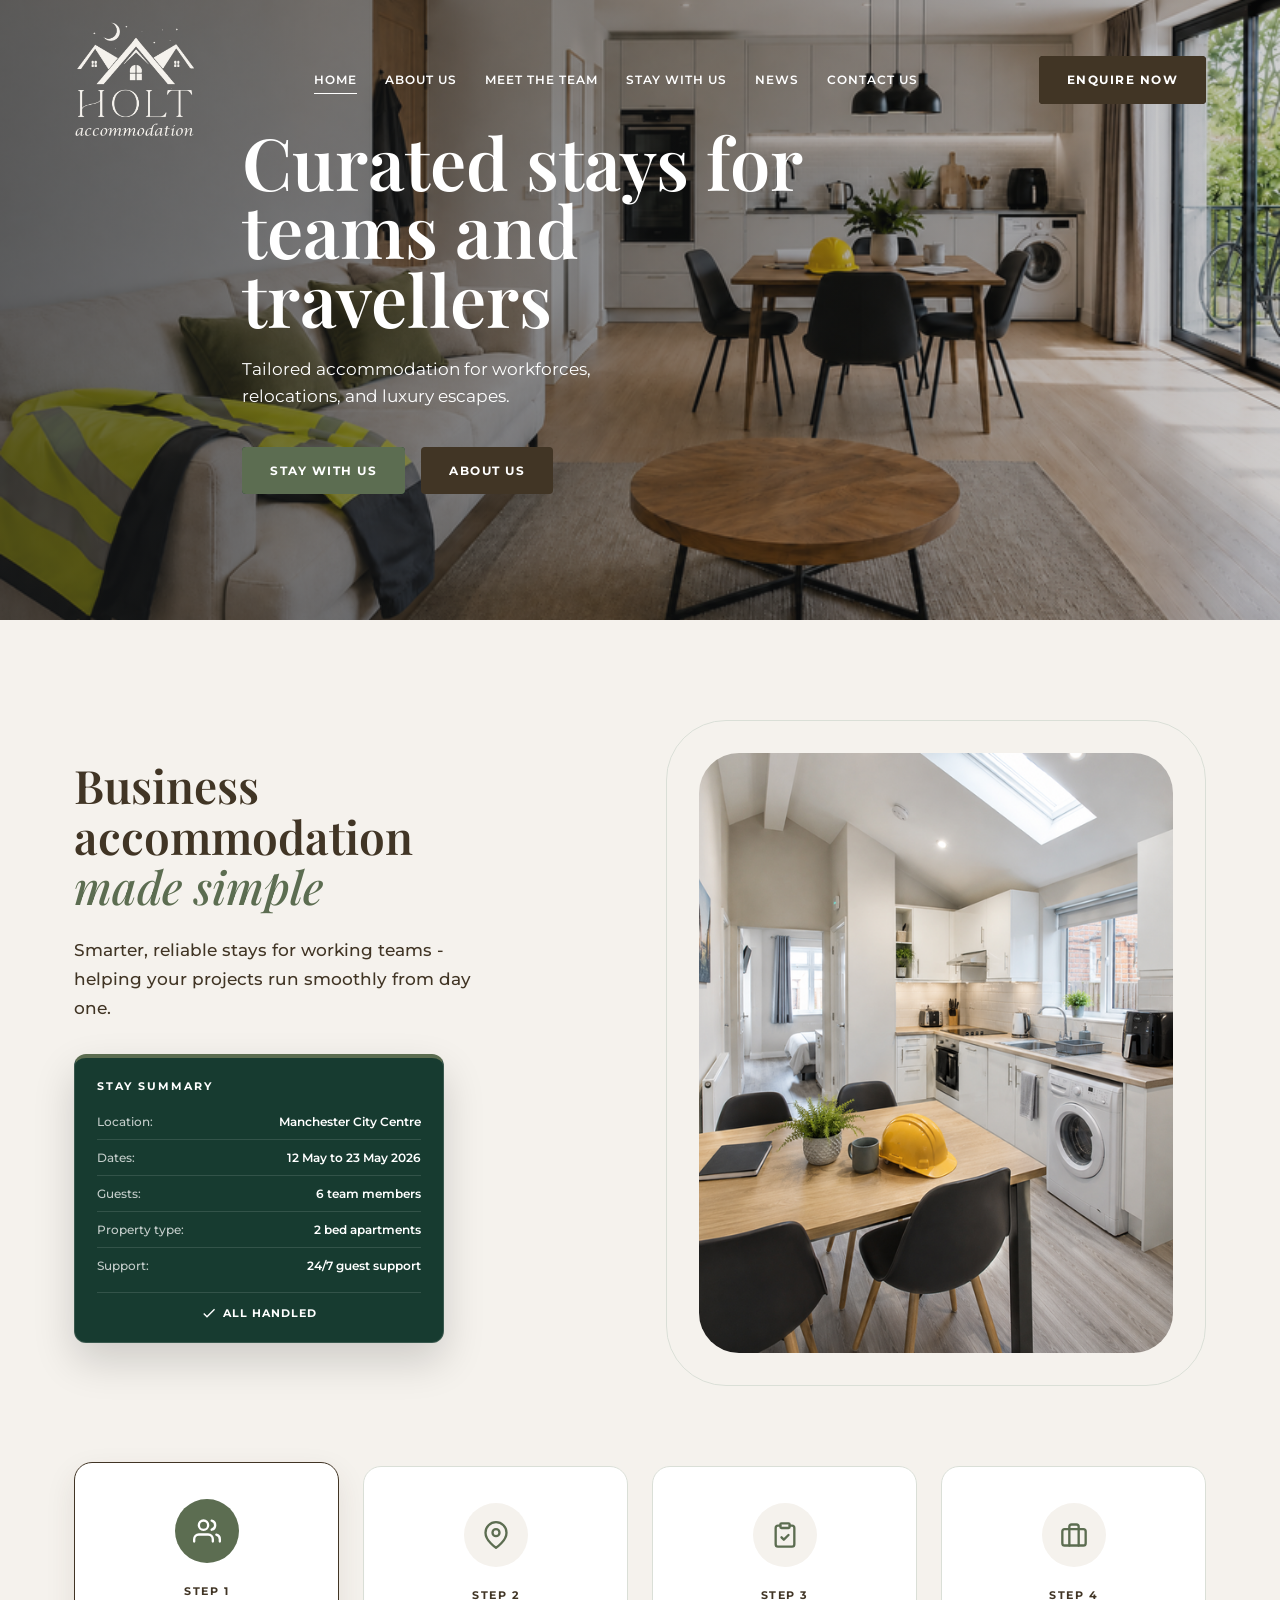
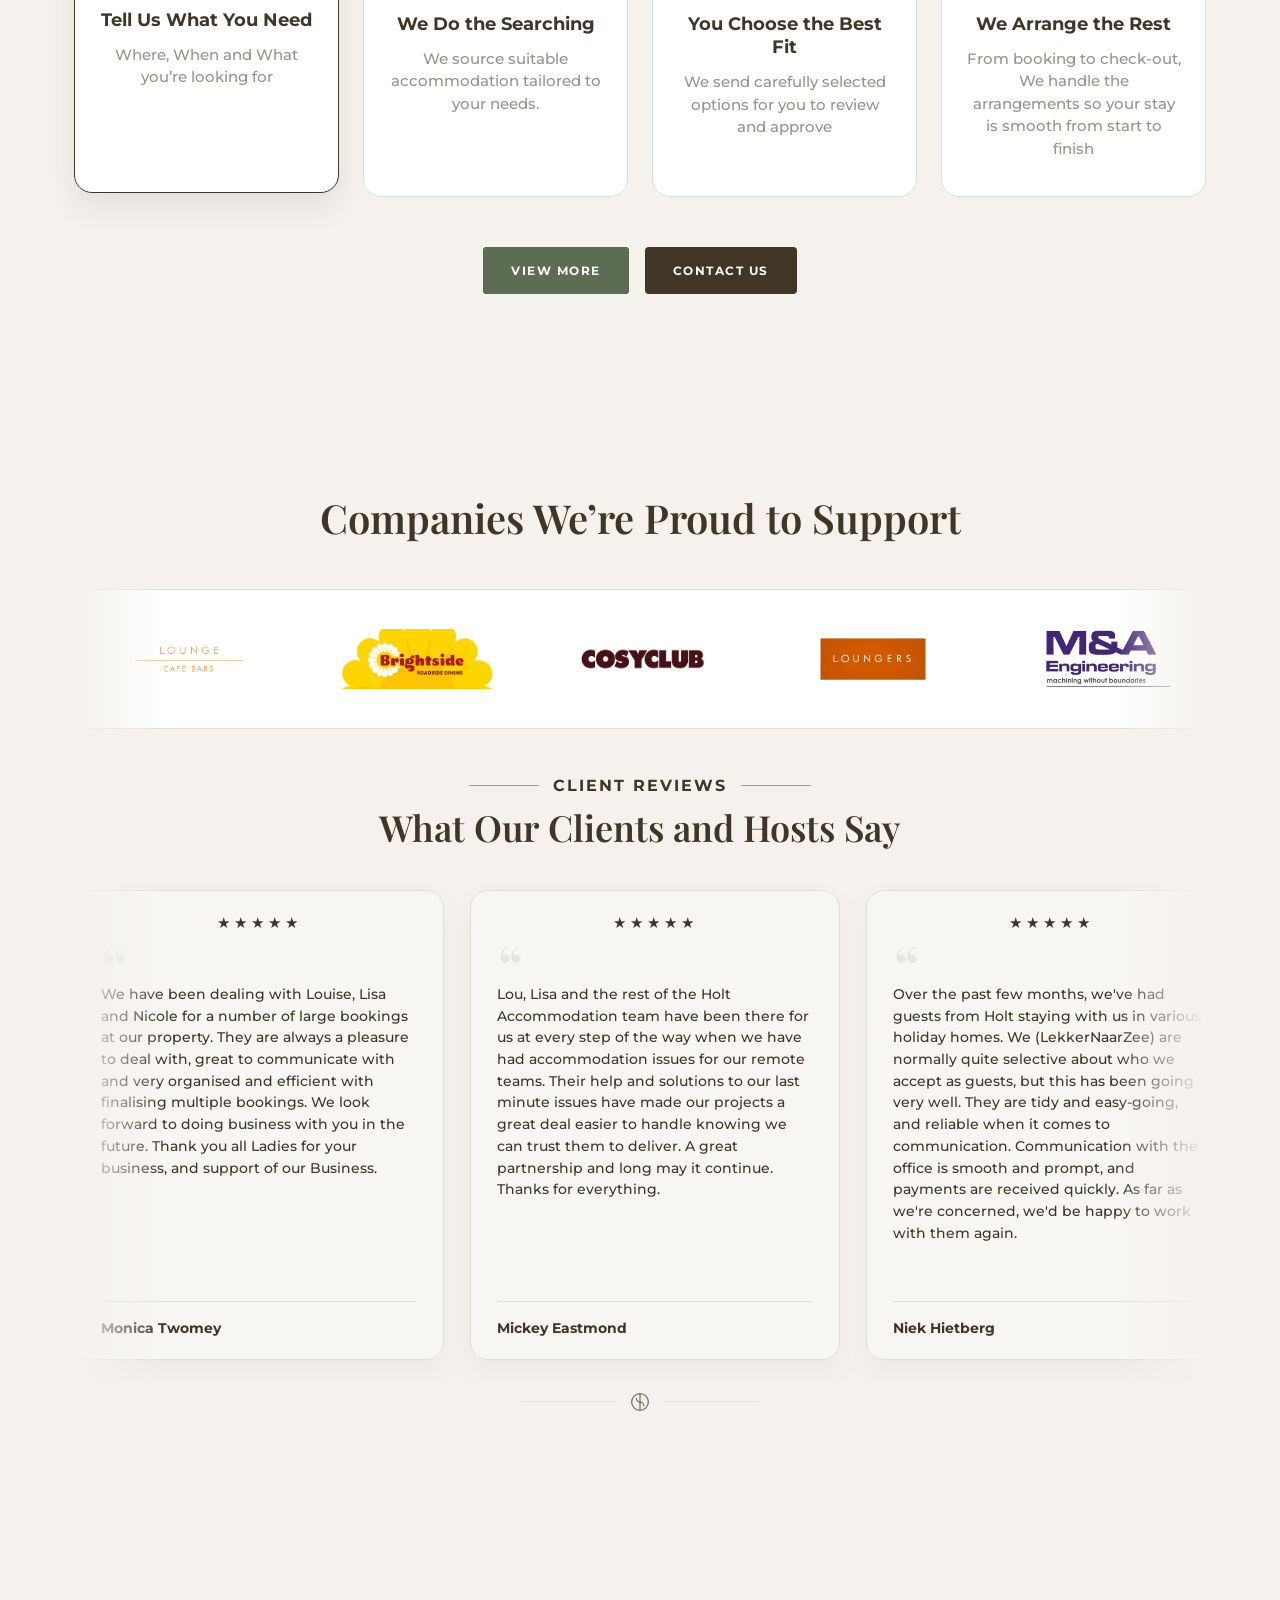
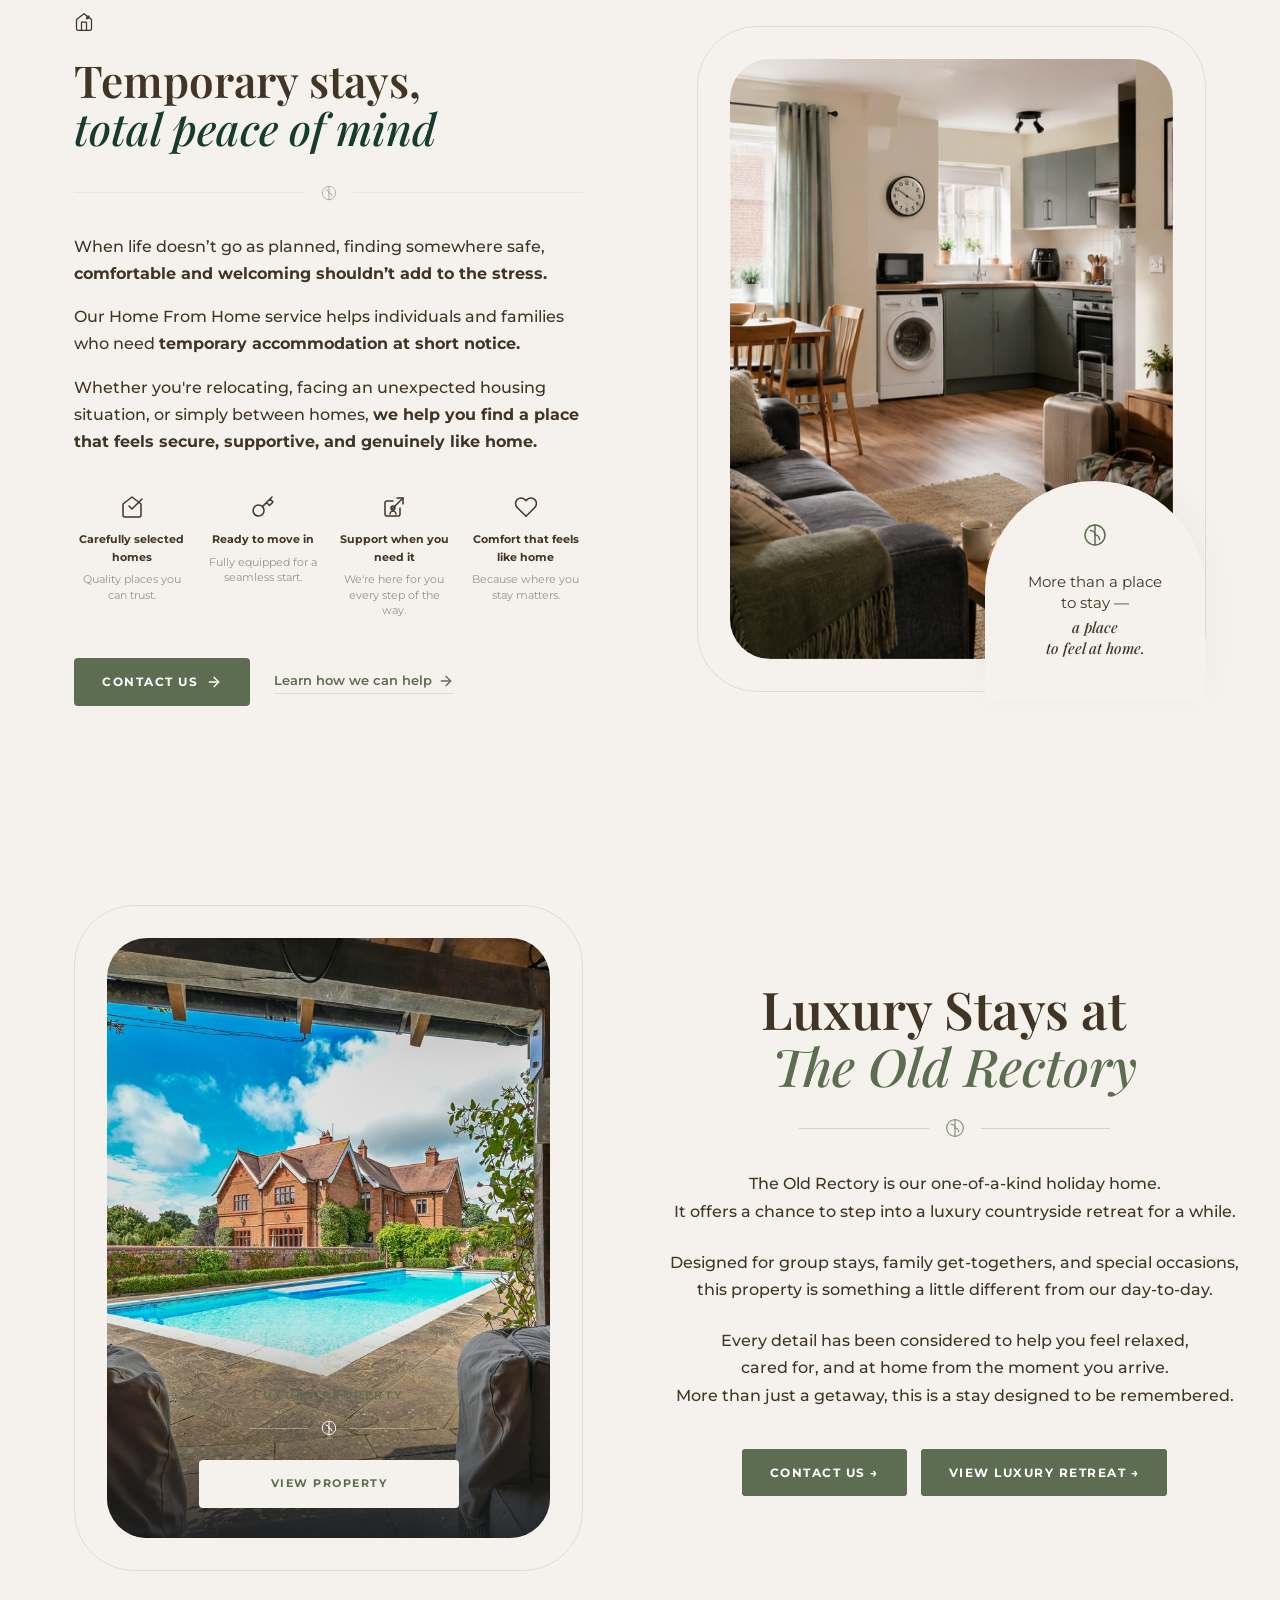
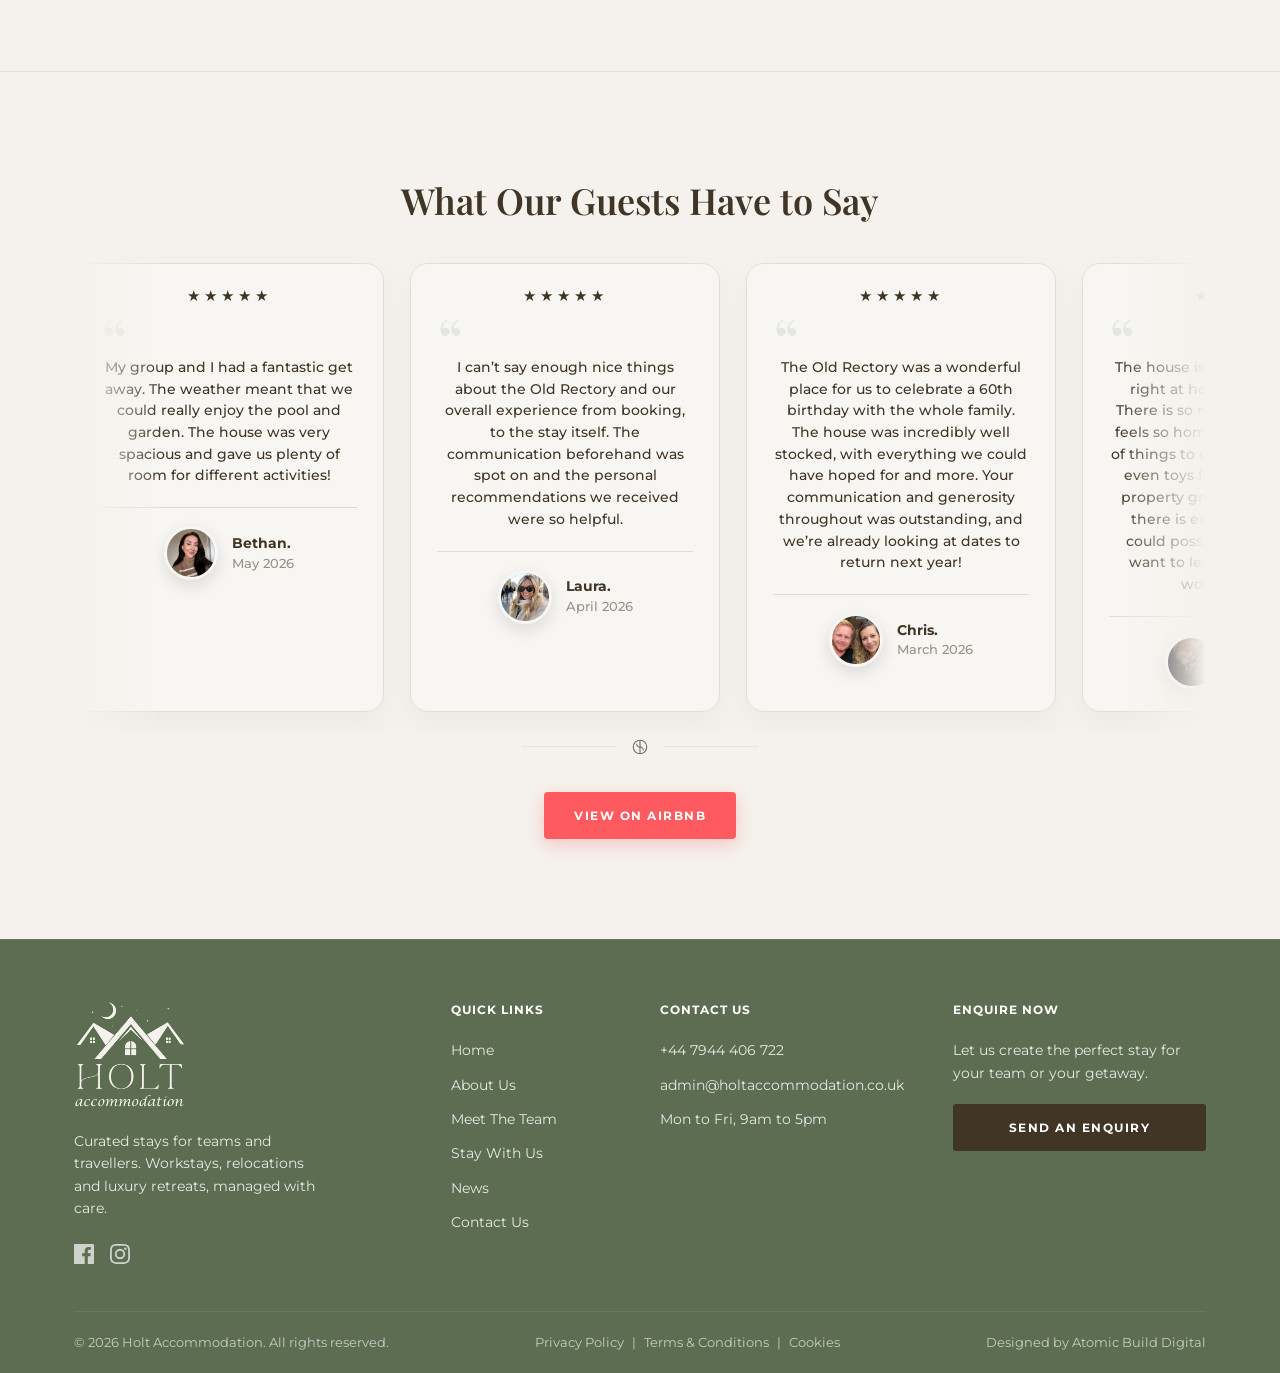
<file: index.html>
<!DOCTYPE html>
<html lang="en">
<head>
    <meta charset="UTF-8">
    <meta name="viewport" content="width=device-width, initial-scale=1.0">
    <title>Holt Accommodation</title>
    <link rel="preconnect" href="https://fonts.googleapis.com">
    <link rel="preconnect" href="https://fonts.gstatic.com" crossorigin>
    <link href="https://fonts.googleapis.com/css2?family=Montserrat:wght@400;500;600;700&family=Playfair+Display:ital,wght@0,400;0,500;0,600;0,700;0,800;1,400;1,600&display=swap" rel="stylesheet">
    <link rel="stylesheet" href="styles.css">
</head>
<body>

    <header id="header" class="header">
        <div class="container header-container">
            <a href="index.html" class="logo">
                <img src="assets/images/logo.png" alt="Holt Accommodation Logo">
            </a>
            
            <nav class="nav-menu" id="navMenu">
                <ul class="nav-list">
                    <li><a href="index.html" class="nav-link active">Home</a></li>
                    <li><a href="aboutus.html" class="nav-link">About Us</a></li>
                    <li><a href="meettheteam.html" class="nav-link">Meet The Team</a></li>
                    <li class="nav-item-dropdown">
                        <a href="staywithus.html" class="nav-link" aria-haspopup="true" aria-expanded="false">Stay With Us</a>
                        <ul class="nav-dropdown">
                            <li><a href="corporatestays.html" class="nav-dropdown-link">Corporate Stays</a></li>
                            <li><a href="home4home.html" class="nav-dropdown-link">Home From Home</a></li>
                            <li><a href="luxury-retreat.html" class="nav-dropdown-link">The Old Rectory</a></li>
                        </ul>
                    </li>
                    <li><a href="news.html" class="nav-link">News</a></li>
                    <li><a href="contactus.html" class="nav-link">Contact Us</a></li>
                </ul>
                <a href="contactus.html" class="btn btn-terracotta mobile-enquire btn-pan-hover"><span>Enquire Now</span></a>
            </nav>
            
            <div class="header-right">
                <a href="contactus.html" class="btn btn-terracotta desktop-enquire btn-pan-hover"><span>Enquire Now</span></a>
                <button class="hamburger" id="hamburger" aria-label="Toggle Menu">
                    <span></span>
                    <span></span>
                    <span></span>
                </button>
            </div>
        </div>
    </header>

    <main>
        <section class="hero">
            <div class="hero-bg-wrapper">
                <img src="assets/images/heroimage.png" alt="Luxury accommodation interior" class="hero-bg">
            </div>
            <div class="hero-overlay"></div>
            
            <div class="container hero-container fade-in">
                <div class="hero-content">
                    <h1 class="hero-title">Curated stays for<br>teams and travellers</h1>
                    <p class="hero-desc">Tailored accommodation for workforces,<br>relocations, and luxury escapes.</p>
                    <div class="hero-buttons">
                        <a href="staywithus.html" class="btn btn-olive hero-btn btn-pan-hover cta-vibrate"><span>Stay With Us</span></a>
                        <a href="aboutus.html" class="btn btn-terracotta hero-btn">About Us</a>
                    </div>
                </div>
            </div>
        </section>

        <section id="about" class="business-simple section-padding">
            <div class="container">
                
                <div class="business-simple__top">
                    <div class="business-simple__intro js-reveal stagger-1">
                        
                        <h2 class="section-title text-dark">Business accommodation<br><span class="italic-serif text-olive">made simple</span></h2>
                        <p class="body-text text-dark">Smarter, reliable stays for working teams - helping your projects run smoothly from day one. </p>
                        <div class="stay-summary-float-wrapper stay-summary-inline-wrapper js-reveal stagger-3">
                            <div class="stay-summary bg-forest">
                                <h4 class="summary-title text-white">STAY SUMMARY</h4>
                                <div class="summary-rows">
                                    <div class="summary-row">
                                        <span class="summary-label">Location:</span>
                                        <span class="summary-value">Manchester City Centre</span>
                                    </div>
                                    <div class="summary-row">
                                        <span class="summary-label">Dates:</span>
                                        <span class="summary-value">12 May to 23 May 2026</span>
                                    </div>
                                    <div class="summary-row">
                                        <span class="summary-label">Guests:</span>
                                        <span class="summary-value">6 team members</span>
                                    </div>
                                    <div class="summary-row">
                                        <span class="summary-label">Property type:</span>
                                        <span class="summary-value">2 bed apartments</span>
                                    </div>
                                    <div class="summary-row">
                                        <span class="summary-label">Support:</span>
                                        <span class="summary-value">24/7 guest support</span>
                                    </div>
                                </div>
                                <div class="summary-footer">
                                    <svg viewBox="0 0 24 24" width="16" height="16"><path fill="currentColor" d="M9 16.17L4.83 12l-1.42 1.41L9 19 21 7l-1.41-1.41z"/></svg>
                                    ALL HANDLED
                                </div>
                            </div>
                        </div>
                    </div>

                    <div class="business-simple__media js-reveal stagger-2">
                       <!-- Consistent media frame: matches the Old Rectory/Luxury Stays image frame -->
                       <div class="media-card-frame business-simple__image-card business-simple__image-hover">
                           <div class="media-card-frame__inner business-simple__image-slider" aria-label="Business accommodation image gallery">
                               <img
                                   src="assets/images/slidebusi.png"
                                   alt="Business accommodation made simple"
                                   class="business-simple__image-slide is-active business-simple__image">
                               <img
                                   src="assets/images/Rename.png"
                                   onerror="this.onerror=null;this.src='assets/images/businessmade.png';"
                                   alt="Business accommodation alternative view"
                                   class="business-simple__image-slide">
                           </div>
                       </div>
                        

                    </div>
                </div>

                <div class="business-simple__bottom">
                    <div class="business-simple__steps js-reveal stagger-4">
                        
                        <div class="business-simple__step is-active" tabindex="0">
                            <div class="step-icon">
                                <svg viewBox="0 0 24 24" width="28" height="28" fill="none" stroke="currentColor" stroke-width="2" stroke-linecap="round" stroke-linejoin="round">
                                    <path d="M17 21v-2a4 4 0 0 0-4-4H5a4 4 0 0 0-4 4v2"></path>
                                    <circle cx="9" cy="7" r="4"></circle>
                                    <path d="M23 21v-2a4 4 0 0 0-3-3.87"></path>
                                    <path d="M16 3.13a4 4 0 0 1 0 7.75"></path>
                                </svg>
                            </div>
                            <div class="step-content">
                                <span class="step-number">Step 1</span>
                                <h3 class="step-title">Tell Us What You Need</h3>
                                <p class="step-desc">Where, When and What you’re looking for</p>
                            </div>
                        </div>

                        <div class="business-simple__step" tabindex="0">
                            <div class="step-icon">
                                <svg viewBox="0 0 24 24" width="28" height="28" fill="none" stroke="currentColor" stroke-width="2" stroke-linecap="round" stroke-linejoin="round">
                                    <path d="M21 10c0 7-9 13-9 13s-9-6-9-13a9 9 0 0 1 18 0z"></path>
                                    <circle cx="12" cy="10" r="3"></circle>
                                </svg>
                            </div>
                            <div class="step-content">
                                <span class="step-number">Step 2</span>
                                <h3 class="step-title">We Do the Searching</h3>
                                <p class="step-desc">We source suitable accommodation tailored to your
needs.</p>
                            </div>
                        </div>

                        <div class="business-simple__step" tabindex="0">
                            <div class="step-icon">
                                <svg viewBox="0 0 24 24" width="28" height="28" fill="none" stroke="currentColor" stroke-width="2" stroke-linecap="round" stroke-linejoin="round">
                                    <path d="M16 4h2a2 2 0 0 1 2 2v14a2 2 0 0 1-2 2H6a2 2 0 0 1-2-2V6a2 2 0 0 1 2-2h2"></path>
                                    <rect x="8" y="2" width="8" height="4" rx="1" ry="1"></rect>
                                    <path d="M9 14l2 2 4-4"></path>
                                </svg>
                            </div>
                            <div class="step-content">
                                <span class="step-number">Step 3</span>
                                <h3 class="step-title">You Choose the Best Fit</h3>
                                <p class="step-desc">We send carefully selected options for you to review
and approve</p>
                            </div>
                        </div>

                        <div class="business-simple__step" tabindex="0">
                            <div class="step-icon">
                                <svg viewBox="0 0 24 24" width="28" height="28" fill="none" stroke="currentColor" stroke-width="2" stroke-linecap="round" stroke-linejoin="round">
                                    <rect x="2" y="7" width="20" height="14" rx="2" ry="2"></rect>
                                    <path d="M16 21V5a2 2 0 0 0-2-2h-4a2 2 0 0 0-2 2v16"></path>
                                </svg>
                            </div>
                            <div class="step-content">
                                <span class="step-number">Step 4</span>
                                <h3 class="step-title">We Arrange the Rest</h3>
                                <p class="step-desc">From booking to check-out, We handle the
arrangements so your stay is smooth from start to finish</p>
                            </div>
                        </div>

                    </div>

                    <div class="business-simple__actions js-reveal stagger-5">
                        <a href="corporatestays.html" class="btn btn-olive btn-pan-hover"><span>View More</span></a>
                        <a href="contactus.html" class="btn btn-terracotta">Contact Us</a>
                    </div>
                </div>

            </div>
        </section>

        <section class="trusted-logos trusted-logos--with-client-reviews section-padding js-reveal" aria-labelledby="trusted-logos-title">
            <div class="container">
                <div class="trusted-logos__header">
                    <h2 id="trusted-logos-title" class="trusted-logos__title font-serif">
                        Companies We’re
Proud to Support
                    </h2>
                </div>

                <div class="trusted-logos__marquee" aria-label="Trusted teams and company logos">
                    <div class="trusted-logos__track">
                        <div class="trusted-logos__item">
                            <img src="assets/partners/partner1.jpg" alt="Team or company logo 1">
                        </div>
                        <div class="trusted-logos__item">
                            <img src="assets/partners/partner2.png" alt="Team or company logo 2">
                        </div>
                        <div class="trusted-logos__item">
                            <img src="assets/partners/partner3.png" alt="Team or company logo 3">
                        </div>
                        <div class="trusted-logos__item">
                            <img src="assets/partners/partner4.png" alt="Team or company logo 4">
                        </div>
                        <div class="trusted-logos__item">
                            <img src="assets/partners/partner5.png" alt="Team or company logo 5">
                        </div>
                        <div class="trusted-logos__item">
                            <img src="assets/partners/partner6.jpg" alt="Team or company logo 6">
                        </div>
                        <div class="trusted-logos__item">
                            <img src="assets/partners/partner7.png" alt="Team or company logo 7">
                        </div>

                        <!-- Duplicate set for a seamless infinite loop (hidden from assistive tech) -->
                        <div class="trusted-logos__item trusted-logos__item--clone" aria-hidden="true">
                            <img src="assets/partners/partner1.jpg" alt="">
                        </div>
                        <div class="trusted-logos__item trusted-logos__item--clone" aria-hidden="true">
                            <img src="assets/partners/partner2.png" alt="">
                        </div>
                        <div class="trusted-logos__item trusted-logos__item--clone" aria-hidden="true">
                            <img src="assets/partners/partner3.png" alt="">
                        </div>
                        <div class="trusted-logos__item trusted-logos__item--clone" aria-hidden="true">
                            <img src="assets/partners/partner4.png" alt="">
                        </div>
                        <div class="trusted-logos__item trusted-logos__item--clone" aria-hidden="true">
                            <img src="assets/partners/partner5.png" alt="">
                        </div>
                        <div class="trusted-logos__item trusted-logos__item--clone" aria-hidden="true">
                            <img src="assets/partners/partner6.jpg" alt="">
                        </div>
                        <div class="trusted-logos__item trusted-logos__item--clone" aria-hidden="true">
                            <img src="assets/partners/partner7.png" alt="">
                        </div>
                    </div>
                </div>
            </div>
        </section>

        <section class="client-reviews section-padding js-reveal" aria-labelledby="client-reviews-title">
            <div class="container">
                <div class="guest-reviews__header client-reviews__header">
                    <div class="guest-reviews__label-row client-reviews__label-row">
                        <span></span>
                        <p>Client Reviews</p>
                        <span></span>
                    </div>

                    <h2 id="client-reviews-title" class="guest-reviews__title client-reviews__title font-serif">
                        What Our Clients and Hosts Say
                    </h2>
                </div>

                <div class="guest-reviews__marquee client-reviews__marquee" aria-label="Client reviews carousel">
                    <div class="guest-reviews__track client-reviews__track">

                <article class="guest-review-card client-review-card">
                    <div class="guest-review-card__stars" aria-label="5 out of 5 stars">★★★★★</div>
                    <div class="guest-review-card__quote">“</div>
                    <p class="guest-review-card__text client-review-card__text">
                        We have been dealing with Louise, Lisa and Nicole for a number of large bookings at our property. They are always a pleasure to deal with, great to communicate with and very organised and efficient with finalising multiple bookings. We look forward to doing business with you in the future. Thank you all Ladies for your business, and support of our Business.
                    </p>
                    <div class="guest-review-card__divider"></div>
                    <div class="guest-review-card__guest client-review-card__client">
                        <div>
                            <h4>Monica Twomey</h4>
                        </div>
                    </div>
                </article>

                <article class="guest-review-card client-review-card">
                    <div class="guest-review-card__stars" aria-label="5 out of 5 stars">★★★★★</div>
                    <div class="guest-review-card__quote">“</div>
                    <p class="guest-review-card__text client-review-card__text">
                        Lou, Lisa and the rest of the Holt Accommodation team have been there for us at every step of the way when we have had accommodation issues for our remote teams. Their help and solutions to our last minute issues have made our projects a great deal easier to handle knowing we can trust them to deliver. A great partnership and long may it continue. Thanks for everything.
                    </p>
                    <div class="guest-review-card__divider"></div>
                    <div class="guest-review-card__guest client-review-card__client">
                        <div>
                            <h4>Mickey Eastmond</h4>
                        </div>
                    </div>
                </article>

                <article class="guest-review-card client-review-card">
                    <div class="guest-review-card__stars" aria-label="5 out of 5 stars">★★★★★</div>
                    <div class="guest-review-card__quote">“</div>
                    <p class="guest-review-card__text client-review-card__text">
                        Over the past few months, we've had guests from Holt staying with us in various holiday homes. We (LekkerNaarZee) are normally quite selective about who we accept as guests, but this has been going very well. They are tidy and easy-going, and reliable when it comes to communication. Communication with the office is smooth and prompt, and payments are received quickly. As far as we're concerned, we'd be happy to work with them again.
                    </p>
                    <div class="guest-review-card__divider"></div>
                    <div class="guest-review-card__guest client-review-card__client">
                        <div>
                            <h4>Niek Hietberg</h4>
                        </div>
                    </div>
                </article>

                <article class="guest-review-card client-review-card">
                    <div class="guest-review-card__stars" aria-label="5 out of 5 stars">★★★★★</div>
                    <div class="guest-review-card__quote">“</div>
                    <p class="guest-review-card__text client-review-card__text">
                        Holt Accomodation are a supplier we have used for many years. Louise and her team are very professional and will go above and beyond. The support we receive from them is invaluable with after hours support and assisting us with multiple properties across the UK. I would highly recommend Holt Accommodation to anyone.
                    </p>
                    <div class="guest-review-card__divider"></div>
                    <div class="guest-review-card__guest client-review-card__client">
                        <div>
                            <h4>Kerry de Pinchart</h4>
                        </div>
                    </div>
                </article>

                <article class="guest-review-card client-review-card">
                    <div class="guest-review-card__stars" aria-label="5 out of 5 stars">★★★★★</div>
                    <div class="guest-review-card__quote">“</div>
                    <p class="guest-review-card__text client-review-card__text">
                        I use Holt Accommodation nearly every week. For myself and my team of 6. The staff at Holt are brilliant and professional. Always sorting accommodation for us and our needs. The accommodation they chose is always of a high quality and close to our site where ever that might be and always coming in on budget. I can't recommend Holt Accommodation highly enough.
                    </p>
                    <div class="guest-review-card__divider"></div>
                    <div class="guest-review-card__guest client-review-card__client">
                        <div>
                            <h4>Neil Gilbert</h4>
                        </div>
                    </div>
                </article>

                        <!-- Duplicate cards for seamless infinite loop -->
                <article class="guest-review-card client-review-card" aria-hidden="true">
                    <div class="guest-review-card__stars" aria-label="5 out of 5 stars">★★★★★</div>
                    <div class="guest-review-card__quote">“</div>
                    <p class="guest-review-card__text client-review-card__text">
                        We have been dealing with Louise, Lisa and Nicole for a number of large bookings at our property. They are always a pleasure to deal with, great to communicate with and very organised and efficient with finalising multiple bookings. We look forward to doing business with you in the future. Thank you all Ladies for your business, and support of our Business.
                    </p>
                    <div class="guest-review-card__divider"></div>
                    <div class="guest-review-card__guest client-review-card__client">
                        <div>
                            <h4>Monica Twomey</h4>
                        </div>
                    </div>
                </article>

                <article class="guest-review-card client-review-card" aria-hidden="true">
                    <div class="guest-review-card__stars" aria-label="5 out of 5 stars">★★★★★</div>
                    <div class="guest-review-card__quote">“</div>
                    <p class="guest-review-card__text client-review-card__text">
                        Lou, Lisa and the rest of the Holt Accommodation team have been there for us at every step of the way when we have had accommodation issues for our remote teams. Their help and solutions to our last minute issues have made our projects a great deal easier to handle knowing we can trust them to deliver. A great partnership and long may it continue. Thanks for everything.
                    </p>
                    <div class="guest-review-card__divider"></div>
                    <div class="guest-review-card__guest client-review-card__client">
                        <div>
                            <h4>Mickey Eastmond</h4>
                        </div>
                    </div>
                </article>

                <article class="guest-review-card client-review-card" aria-hidden="true">
                    <div class="guest-review-card__stars" aria-label="5 out of 5 stars">★★★★★</div>
                    <div class="guest-review-card__quote">“</div>
                    <p class="guest-review-card__text client-review-card__text">
                        Over the past few months, we've had guests from Holt staying with us in various holiday homes. We (LekkerNaarZee) are normally quite selective about who we accept as guests, but this has been going very well. They are tidy and easy-going, and reliable when it comes to communication. Communication with the office is smooth and prompt, and payments are received quickly. As far as we're concerned, we'd be happy to work with them again.
                    </p>
                    <div class="guest-review-card__divider"></div>
                    <div class="guest-review-card__guest client-review-card__client">
                        <div>
                            <h4>Niek Hietberg</h4>
                        </div>
                    </div>
                </article>

                <article class="guest-review-card client-review-card" aria-hidden="true">
                    <div class="guest-review-card__stars" aria-label="5 out of 5 stars">★★★★★</div>
                    <div class="guest-review-card__quote">“</div>
                    <p class="guest-review-card__text client-review-card__text">
                        Holt Accomodation are a supplier we have used for many years. Louise and her team are very professional and will go above and beyond. The support we receive from them is invaluable with after hours support and assisting us with multiple properties across the UK. I would highly recommend Holt Accommodation to anyone.
                    </p>
                    <div class="guest-review-card__divider"></div>
                    <div class="guest-review-card__guest client-review-card__client">
                        <div>
                            <h4>Kerry de Pinchart</h4>
                        </div>
                    </div>
                </article>

                <article class="guest-review-card client-review-card" aria-hidden="true">
                    <div class="guest-review-card__stars" aria-label="5 out of 5 stars">★★★★★</div>
                    <div class="guest-review-card__quote">“</div>
                    <p class="guest-review-card__text client-review-card__text">
                        I use Holt Accommodation nearly every week. For myself and my team of 6. The staff at Holt are brilliant and professional. Always sorting accommodation for us and our needs. The accommodation they chose is always of a high quality and close to our site where ever that might be and always coming in on budget. I can't recommend Holt Accommodation highly enough.
                    </p>
                    <div class="guest-review-card__divider"></div>
                    <div class="guest-review-card__guest client-review-card__client">
                        <div>
                            <h4>Neil Gilbert</h4>
                        </div>
                    </div>
                </article>
                    </div>
                </div>

                <div class="guest-reviews__footer client-reviews__footer" aria-hidden="true">
                    <span class="guest-reviews__footer-line"></span>
                    <svg viewBox="0 0 24 24" width="20" height="20" fill="none" stroke="currentColor" stroke-width="1.5" stroke-linecap="round" stroke-linejoin="round">
                        <path d="M12 22c5.523 0 10-4.477 10-10S17.523 2 12 2 2 6.477 2 12s4.477 10 10 10z"></path>
                        <path d="M12 2v20"></path>
                        <path d="M12 12c-2.4 0-4.5-2.1-4.5-4.5"></path>
                        <path d="M12 12c2.4 0 4.5 2.1 4.5 4.5"></path>
                    </svg>
                    <span class="guest-reviews__footer-line"></span>
                </div>
            </div>
        </section>

        <section id="home-from-home" class="home-from-home section-padding js-reveal">
            <div class="container hfh-layout">
                <div class="hfh-content">
                    <div class="hfh-top-label">
                        <svg viewBox="0 0 24 24" width="20" height="20" fill="none" stroke="currentColor" stroke-width="1.5" stroke-linecap="round" stroke-linejoin="round">
                            <path d="M3 9l9-7 9 7v11a2 2 0 0 1-2 2H5a2 2 0 0 1-2-2z"></path>
                            <path d="M9 22V12h6v10"></path>
                            <path d="M15 8c2 0 3-1 3-3-2 0-3 1-3 3z" stroke="var(--terracotta)"></path>
                        </svg>
                        
                    </div>

                    <h2 class="hfh-title font-serif">Temporary stays,<br><span class="italic-serif" style="color: var(--forest);">total peace of mind</span></h2>
                    
                    <div class="hfh-divider">
                        <span class="hfh-line"></span>
                        <svg viewBox="0 0 24 24" width="16" height="16" fill="none" stroke="var(--olive)" stroke-width="1.5" stroke-linecap="round" stroke-linejoin="round">
                            <path d="M12 22c5.523 0 10-4.477 10-10S17.523 2 12 2 2 6.477 2 12s4.477 10 10 10z"></path>
                            <path d="M12 2v20"></path>
                            <path d="M12 12A4.5 4.5 0 0 0 7.5 7.5"></path>
                            <path d="M12 12a4.5 4.5 0 0 1 4.5 4.5"></path>
                        </svg>
                        <span class="hfh-line"></span>
                    </div>

                    <div class="hfh-text-content">
                        <p class="body-text">When life doesn’t go as planned, finding somewhere safe, <strong>comfortable and welcoming shouldn’t
add to the stress.</strong></p>
                        <p class="body-text">Our Home From Home service helps individuals and families who need <strong>temporary accommodation at short notice.</strong></p>
                        <p class="body-text">Whether you&#39;re relocating, facing an unexpected
housing situation, or simply between homes, <strong>we help you find a place that feels secure,
supportive, and genuinely like home.</strong></p>
                    </div>

                    <div class="hfh-benefits">
                        <div class="hfh-benefit">
                            <div class="hfh-icon-wrapper">
                                <svg viewBox="0 0 24 24" width="24" height="24" fill="none" stroke="currentColor" stroke-width="1.5" stroke-linecap="round" stroke-linejoin="round">
                                    <path d="M3 9l9-7 9 7v11a2 2 0 0 1-2 2H5a2 2 0 0 1-2-2z"></path>
                                    <polyline points="9 11 12 14 22 4"></polyline>
                                </svg>
                            </div>
                            <h4 class="hfh-benefit-title">Carefully selected homes</h4>
                            <p class="hfh-benefit-desc">Quality places you can trust.</p>
                        </div>
                        <div class="hfh-benefit">
                            <div class="hfh-icon-wrapper">
                                <svg viewBox="0 0 24 24" width="24" height="24" fill="none" stroke="currentColor" stroke-width="1.5" stroke-linecap="round" stroke-linejoin="round">
                                    <path d="M21 2l-2 2m-7.61 7.61a5.5 5.5 0 1 1-7.778 7.778 5.5 5.5 0 0 1 7.777-7.777zm0 0L15.5 7.5m0 0l3 3L22 7l-3-3m-3.5 3.5L19 4"></path>
                                </svg>
                            </div>
                            <h4 class="hfh-benefit-title">Ready to move in</h4>
                            <p class="hfh-benefit-desc">Fully equipped for a seamless start.</p>
                        </div>
                        <div class="hfh-benefit">
                            <div class="hfh-icon-wrapper">
                                <svg viewBox="0 0 24 24" width="24" height="24" fill="none" stroke="currentColor" stroke-width="1.5" stroke-linecap="round" stroke-linejoin="round">
                                    <path d="M18 13v6a2 2 0 0 1-2 2H5a2 2 0 0 1-2-2V8a2 2 0 0 1 2-2h6"></path>
                                    <polyline points="15 3 21 3 21 9"></polyline>
                                    <line x1="10" y1="14" x2="21" y2="3"></line>
                                    <path d="M14 19c0-1.5-1.5-3-3-3s-3 1.5-3 3"></path>
                                    <circle cx="11" cy="13" r="2"></circle>
                                </svg>
                            </div>
                            <h4 class="hfh-benefit-title">Support when you need it</h4>
                            <p class="hfh-benefit-desc">We're here for you every step of the way.</p>
                        </div>
                        <div class="hfh-benefit">
                            <div class="hfh-icon-wrapper">
                                <svg viewBox="0 0 24 24" width="24" height="24" fill="none" stroke="currentColor" stroke-width="1.5" stroke-linecap="round" stroke-linejoin="round">
                                    <path d="M20.84 4.61a5.5 5.5 0 0 0-7.78 0L12 5.67l-1.06-1.06a5.5 5.5 0 0 0-7.78 7.78l1.06 1.06L12 21.23l7.78-7.78 1.06-1.06a5.5 5.5 0 0 0 0-7.78z"></path>
                                </svg>
                            </div>
                            <h4 class="hfh-benefit-title">Comfort that feels like home</h4>
                            <p class="hfh-benefit-desc">Because where you stay matters.</p>
                        </div>
                    </div>

                    <div class="hfh-actions">
                        <a href="contactus.html" class="btn btn-olive">
                            CONTACT US 
                            <svg viewBox="0 0 24 24" width="16" height="16" fill="none" stroke="currentColor" stroke-width="2" stroke-linecap="round" stroke-linejoin="round" style="margin-left: 8px;">
                                <line x1="5" y1="12" x2="19" y2="12"></line>
                                <polyline points="12 5 19 12 12 19"></polyline>
                            </svg>
                        </a>
                        <a href="home4home.html" class="hfh-text-link">
                            Learn how we can help
                            <svg viewBox="0 0 24 24" width="16" height="16" fill="none" stroke="currentColor" stroke-width="2" stroke-linecap="round" stroke-linejoin="round">
                                <line x1="5" y1="12" x2="19" y2="12"></line>
                                <polyline points="12 5 19 12 12 19"></polyline>
                            </svg>
                        </a>
                    </div>
                </div>

                <div class="hfh-media">
                    <!-- Consistent media frame: matches the Old Rectory/Luxury Stays image frame -->
                    <div class="media-card-frame hfh-image-card">
                        <div class="media-card-frame__inner hfh-image-inner">
                            <img src="assets/images/temphome.png" alt="Home From Home comfortable interior" onerror="this.src='assets/images/idea 2.png'">
                        </div>
                        <div class="hfh-badge">
                            <svg class="hfh-badge-icon" viewBox="0 0 24 24" width="24" height="24" fill="none" stroke="var(--olive)" stroke-width="1.5" stroke-linecap="round" stroke-linejoin="round">
                                <path d="M12 22c5.523 0 10-4.477 10-10S17.523 2 12 2 2 6.477 2 12s4.477 10 10 10z"></path>
                                <path d="M12 2v20"></path>
                                <path d="M12 12A4.5 4.5 0 0 0 7.5 7.5"></path>
                                <path d="M12 12a4.5 4.5 0 0 1 4.5 4.5"></path>
                            </svg>
                            <p class="hfh-badge-text">
                                More than a place<br>to stay &mdash;<br>
                                <span class="italic-serif text-terracotta">a place<br>to feel at home.</span>
                            </p>
                        </div>
                    </div>
                </div>
            </div>
        </section>

        <section id="luxury-curated" class="luxury-curated section-padding js-reveal">
            <div class="container luxury-layout">
                <div class="luxury-media">
                    <div class="luxury-card-outer">
                        <div class="luxury-image-inner">
                            <div class="luxury-image-slider" aria-label="Luxury property image gallery">
                                <img src="assets/images/GCG-15.jpg" alt="Luxury property exterior with pool" class="luxury-slide is-active" onerror="this.src='assets/images/idea 2.png'">
                                <img src="assets/images/GCG-36.jpg" alt="Elegant luxury property interior" class="luxury-slide" onerror="this.src='assets/images/idea 2.png'">
                                <img src="assets/images/endimage.jpeg" alt="Curated luxury retreat space" class="luxury-slide" onerror="this.src='assets/images/idea 2.png'">
                            </div>
                            <div class="luxury-overlay">
                                <span class="luxury-label">LUXURY PROPERTY</span>
                                <div class="luxury-divider-small">
                                    <span class="luxury-line-small"></span>
                                    <svg viewBox="0 0 24 24" width="16" height="16" fill="none" stroke="currentColor" stroke-width="1.5" stroke-linecap="round" stroke-linejoin="round">
                                        <path d="M12 22c5.523 0 10-4.477 10-10S17.523 2 12 2 2 6.477 2 12s4.477 10 10 10z"></path>
                                        <path d="M12 2v20"></path>
                                        <path d="M12 12A4.5 4.5 0 0 0 7.5 7.5"></path>
                                        <path d="M12 12a4.5 4.5 0 0 1 4.5 4.5"></path>
                                    </svg>
                                    <span class="luxury-line-small"></span>
                                </div>
                                <a href="https://www.airbnb.co.uk/rooms/844637034900788827" target="_blank" rel="noopener noreferrer" class="btn luxury-btn-white">VIEW PROPERTY</a>
                            </div>
                        </div>
                    </div>
                </div>
                
                <div class="luxury-content text-center">
                    <h2 class="luxury-title font-serif">Luxury Stays at  <br><span class="italic-serif text-olive">The Old Rectory</span></h2>
                    
                    <div class="luxury-divider">
                        <span class="luxury-line"></span>
                        <svg viewBox="0 0 24 24" width="20" height="20" fill="none" stroke="currentColor" stroke-width="1.5" stroke-linecap="round" stroke-linejoin="round">
                            <path d="M12 22c5.523 0 10-4.477 10-10S17.523 2 12 2 2 6.477 2 12s4.477 10 10 10z"></path>
                            <path d="M12 2v20"></path>
                            <path d="M12 12A4.5 4.5 0 0 0 7.5 7.5"></path>
                            <path d="M12 12a4.5 4.5 0 0 1 4.5 4.5"></path>
                        </svg>
                        <span class="luxury-line"></span>
                    </div>

                    <div class="luxury-text">
    <p class="body-text">The Old Rectory is our one-of-a-kind holiday home.<br class="desktop-only">It offers a chance to step into a luxury
countryside retreat for a while.</p>

    <p class="body-text">Designed for group stays, family get-togethers, and special
occasions,<br class="desktop-only">this property is something a little different from our day-to-day.</p>

    <p class="body-text">Every detail has been considered to help you feel relaxed,<br class="desktop-only">cared for, and at home from the moment you arrive.<br class="desktop-only">More than just a getaway, this is a stay designed to be remembered.</p>
</div>

                    <!-- Old Rectory CTA group: existing Contact Us + new luxury retreat link -->
                    <div class="luxury-content-actions luxury-contact-btn">
                        <a href="contactus.html" class="btn btn-olive btn-pan-hover"><span>CONTACT US &rarr;</span></a>
                        <a href="luxury-retreat.html" class="btn btn-olive btn-pan-hover"><span>VIEW LUXURY RETREAT &rarr;</span></a>
                    </div>
                </div>
            </div>
        </section>

<section class="guest-reviews section-padding js-reveal" aria-labelledby="guest-reviews-title">
    <div class="container">
        <div class="guest-reviews__header" style="text-align: center;">
            <div class="guest-reviews__label-row" style="display: flex; align-items: center; justify-content: center;">
                
            </div>

            <h2 id="guest-reviews-title" class="guest-reviews__title font-serif">
                What Our Guests Have to Say
            </h2>
        </div>

        <div class="guest-reviews__marquee" aria-label="Guest reviews carousel" style="margin-left: auto; margin-right: auto;">
            <div class="guest-reviews__track">

                <article class="guest-review-card">
                    <div class="guest-review-card__stars">★★★★★</div>
                    <div class="guest-review-card__quote">“</div>
                    <p class="guest-review-card__text">
                        My group and I had a fantastic get away. The weather meant that we could really enjoy the pool and garden. The house was very spacious and gave us plenty of room for different activities!
                    </p>
                    <div class="guest-review-card__divider"></div>
                    <div class="guest-review-card__guest">
                        <img src="assets/images/reviews/GuestReview1.png" alt="Emily R." class="guest-review-card__avatar">
                        <div>
                            <h4> Bethan.</h4>
                            <p>May 2026</p>
                        </div>
                    </div>
                </article>

                <article class="guest-review-card">
                    <div class="guest-review-card__stars">★★★★★</div>
                    <div class="guest-review-card__quote">“</div>
                    <p class="guest-review-card__text">
                       I can’t say enough nice things about the Old Rectory and our overall experience from booking, to the stay itself. 
The communication beforehand was spot on and the personal recommendations we received were so helpful. 
                    </p>
                    <div class="guest-review-card__divider"></div>
                    <div class="guest-review-card__guest">
                        <img src="assets/images/reviews/GuestReview2.png" alt="James T." class="guest-review-card__avatar">
                        <div>
                            <h4>Laura.</h4>
                            <p>April 2026</p>
                        </div>
                    </div>
                </article>

                <article class="guest-review-card">
                    <div class="guest-review-card__stars">★★★★★</div>
                    <div class="guest-review-card__quote">“</div>
                    <p class="guest-review-card__text">
                        The Old Rectory was a wonderful place for us to celebrate a 60th birthday with the whole family. The house was incredibly well stocked, with everything we could have hoped for and more.
Your communication and generosity throughout was outstanding, and we’re already looking at dates to return next year!
                    </p>
                    <div class="guest-review-card__divider"></div>
                    <div class="guest-review-card__guest">
                        <img src="assets/images/reviews/GuestReview3.png" alt="Sophie L." class="guest-review-card__avatar">
                        <div>
                            <h4>Chris.</h4>
                            <p>March 2026</p>
                        </div>
                    </div>
                </article>

                <article class="guest-review-card">
                    <div class="guest-review-card__stars">★★★★★</div>
                    <div class="guest-review-card__quote">“</div>
                    <p class="guest-review-card__text">
                        The house is beautiful and we felt right at home straight away…. There is so much space and yet it feels so homely.
There was plenty of things to do at the property and even toys for the little one!
The property grounds are lovely and there is everything there you could possibly need.
We didn’t want to leave!
Thank you for a wonderful stay!
                    </p>
                    <div class="guest-review-card__divider"></div>
                    <div class="guest-review-card__guest">
                        <img src="assets/images/reviews/GuestReview4.png" alt="David M." class="guest-review-card__avatar">
                        <div>
                            <h4>Amy.</h4>
                            <p>March 2024</p>
                        </div>
                    </div>
                </article>

                <!-- Duplicate cards for seamless infinite loop -->
<article class="guest-review-card" aria-hidden="true">
                    <div class="guest-review-card__stars">★★★★★</div>
                    <div class="guest-review-card__quote">“</div>
                    <p class="guest-review-card__text">
                        My group and I had a fantastic get away. The weather meant that we could really enjoy the pool and garden. The house was very spacious and gave us plenty of room for different activities!
                    </p>
                    <div class="guest-review-card__divider"></div>
                    <div class="guest-review-card__guest">
                        <img src="assets/images/reviews/GuestReview1.png" alt="Emily R." class="guest-review-card__avatar">
                        <div>
                            <h4> Bethan.</h4>
                            <p>May 2026</p>
                        </div>
                    </div>
                </article>

                <article class="guest-review-card" aria-hidden="true">
                    <div class="guest-review-card__stars">★★★★★</div>
                    <div class="guest-review-card__quote">“</div>
                    <p class="guest-review-card__text">
                       I can’t say enough nice things about the Old Rectory and our overall experience from booking, to the stay itself. 
The communication beforehand was spot on and the personal recommendations we received were so helpful. 
                    </p>
                    <div class="guest-review-card__divider"></div>
                    <div class="guest-review-card__guest">
                        <img src="assets/images/reviews/GuestReview2.png" alt="James T." class="guest-review-card__avatar">
                        <div>
                            <h4>Laura.</h4>
                            <p>April 2026</p>
                        </div>
                    </div>
                </article>

                <article class="guest-review-card" aria-hidden="true">
                    <div class="guest-review-card__stars">★★★★★</div>
                    <div class="guest-review-card__quote">“</div>
                    <p class="guest-review-card__text">
                        The Old Rectory was a wonderful place for us to celebrate a 60th birthday with the whole family. The house was incredibly well stocked, with everything we could have hoped for and more.
Your communication and generosity throughout was outstanding, and we’re already looking at dates to return next year!
                    </p>
                    <div class="guest-review-card__divider"></div>
                    <div class="guest-review-card__guest">
                        <img src="assets/images/reviews/GuestReview3.png" alt="Sophie L." class="guest-review-card__avatar">
                        <div>
                            <h4>Chris.</h4>
                            <p>March 2026</p>
                        </div>
                    </div>
                </article>

                <article class="guest-review-card" aria-hidden="true">
                    <div class="guest-review-card__stars">★★★★★</div>
                    <div class="guest-review-card__quote">“</div>
                    <p class="guest-review-card__text">
                        The house is beautiful and we felt right at home straight away…. There is so much space and yet it feels so homely.
There was plenty of things to do at the property and even toys for the little one!
The property grounds are lovely and there is everything there you could possibly need.
We didn’t want to leave!
Thank you for a wonderful stay!
                    </p>
                    <div class="guest-review-card__divider"></div>
                    <div class="guest-review-card__guest">
                        <img src="assets/images/reviews/GuestReview4.png" alt="David M." class="guest-review-card__avatar">
                        <div>
                            <h4>Amy.</h4>
                            <p>March 2026</p>
                        </div>
                    </div>
                </article>

            </div>
        </div>

        <div class="guest-reviews__footer" style="display: flex; align-items: center; justify-content: center;">
            <span class="guest-reviews__footer-line"></span>
            <svg viewBox="0 0 24 24" width="18" height="18" fill="none" stroke="currentColor" stroke-width="1.5">
                <circle cx="12" cy="12" r="9"></circle>
                <path d="M12 3v18"></path>
                <path d="M12 12c-2.4 0-4.5-2.1-4.5-4.5"></path>
                <path d="M12 12c2.4 0 4.5 2.1 4.5 4.5"></path>
            </svg>
            <span class="guest-reviews__footer-line"></span>
        </div>

        <!-- Airbnb call-to-action beneath the guest testimonial cards -->
        <div class="airbnb-cta-wrapper">
            <a href="https://www.airbnb.co.uk/rooms/844637034900788827" target="_blank" rel="noopener noreferrer" class="airbnb-cta">
                View on Airbnb
            </a>
        </div>

       
    </div>
</section>    
    
    
    
    
    
    </main>

    <footer id="contact" class="footer bg-olive text-white js-reveal">
        <div class="container">
            <div class="footer-grid">
                <div class="footer-col">
                    <img src="assets/images/logo.png" alt="Holt Accommodation Logo" class="footer-logo">
                    <p class="footer-desc">Curated stays for teams and travellers. Workstays, relocations and luxury retreats, managed with care.</p>
                    <div class="social-links">
                        <a href="https://www.facebook.com/holtaccommodationsolutionsltd/" target="_blank" rel="noopener noreferrer" aria-label="Holt Accommodation on Facebook"><svg viewBox="0 0 24 24" width="20" height="20"><path fill="currentColor" d="M22.675 0H1.325C.593 0 0 .593 0 1.325v21.351C0 23.407.593 24 1.325 24H12.82v-9.294H9.692v-3.622h3.128V8.413c0-3.1 1.893-4.788 4.659-4.788 1.325 0 2.463.099 2.795.143v3.24l-1.918.001c-1.504 0-1.795.715-1.795 1.763v2.313h3.587l-.467 3.622h-3.12V24h6.116c.73 0 1.323-.593 1.323-1.325V1.325C24 .593 23.407 0 22.675 0z"/></svg></a>
                        <a href="https://www.instagram.com/holtaccommodationsolutionsltd/" target="_blank" rel="noopener noreferrer" aria-label="Holt Accommodation on Instagram"><svg viewBox="0 0 24 24" width="20" height="20"><path fill="currentColor" d="M12 2.163c3.204 0 3.584.012 4.85.07 3.252.148 4.771 1.691 4.919 4.919.058 1.265.069 1.645.069 4.849 0 3.205-.012 3.584-.069 4.849-.149 3.225-1.664 4.771-4.919 4.919-1.266.058-1.644.07-4.85.07-3.204 0-3.584-.012-4.849-.07-3.26-.149-4.771-1.699-4.919-4.92-.058-1.265-.07-1.644-.07-4.849 0-3.204.013-3.583.07-4.849.149-3.227 1.664-4.771 4.919-4.919 1.266-.057 1.645-.069 4.849-.069zM12 0C8.741 0 8.333.014 7.053.072 2.695.272.273 2.69.073 7.052.014 8.333 0 8.741 0 12c0 3.259.014 3.668.072 4.948.2 4.358 2.618 6.78 6.98 6.98C8.333 23.986 8.741 24 12 24c3.259 0 3.668-.014 4.948-.072 4.354-.2 6.782-2.618 6.979-6.98.059-1.28.073-1.689.073-4.948 0-3.259-.014-3.667-.072-4.947-.196-4.354-2.617-6.78-6.979-6.98C15.668.014 15.259 0 12 0zm0 5.838a6.162 6.162 0 100 12.324 6.162 6.162 0 000-12.324zM12 16a4 4 0 110-8 4 4 0 010 8zm6.406-11.845a1.44 1.44 0 100 2.881 1.44 1.44 0 000-2.881z"/></svg></a>
                    </div>
                </div>

                <div class="footer-col">
                    <h4 class="footer-heading">Quick Links</h4>
                    <ul class="footer-links">
                        <li><a href="index.html">Home</a></li>
                        <li><a href="aboutus.html">About Us</a></li>
                        <li><a href="meettheteam.html">Meet The Team</a></li>
                        <li><a href="staywithus.html">Stay With Us</a></li>
                        <li><a href="news.html">News</a></li>
                        <li><a href="contactus.html">Contact Us</a></li>
                    </ul>
                </div>

                <div class="footer-col">
                    <h4 class="footer-heading">Contact Us</h4>
                    <ul class="footer-contact">
                        <li>+44 7944 406 722</li>
                        <li>admin@holtaccommodation.co.uk</li>
                        <li>Mon to Fri, 9am to 5pm</li>
                    </ul>
                </div>

                <div class="footer-col" id="enquire">
                    <h4 class="footer-heading">Enquire Now</h4>
                    <p class="footer-text">Let us create the perfect stay for your team or your getaway.</p>
                    <a href="contactus.html" class="btn btn-terracotta btn-full footer-enquire-btn btn-pan-hover"><span>Send An Enquiry</span></a>
                </div>
            </div>

            <div class="footer-bottom">
                <p>&copy; 2026 Holt Accommodation. All rights reserved.</p>
                <p class="footer-legal">
                    <!-- TODO: link to real Privacy / Terms / Cookies pages once created -->
                    <a href="#">Privacy Policy</a> |
                    <a href="#">Terms &amp; Conditions</a> |
                    <a href="#">Cookies</a>
                </p>
                <p>Designed by Atomic Build Digital</p>
            </div>
        </div>
    </footer>

    <script src="script.js"></script>
</body>
</html>
</file>
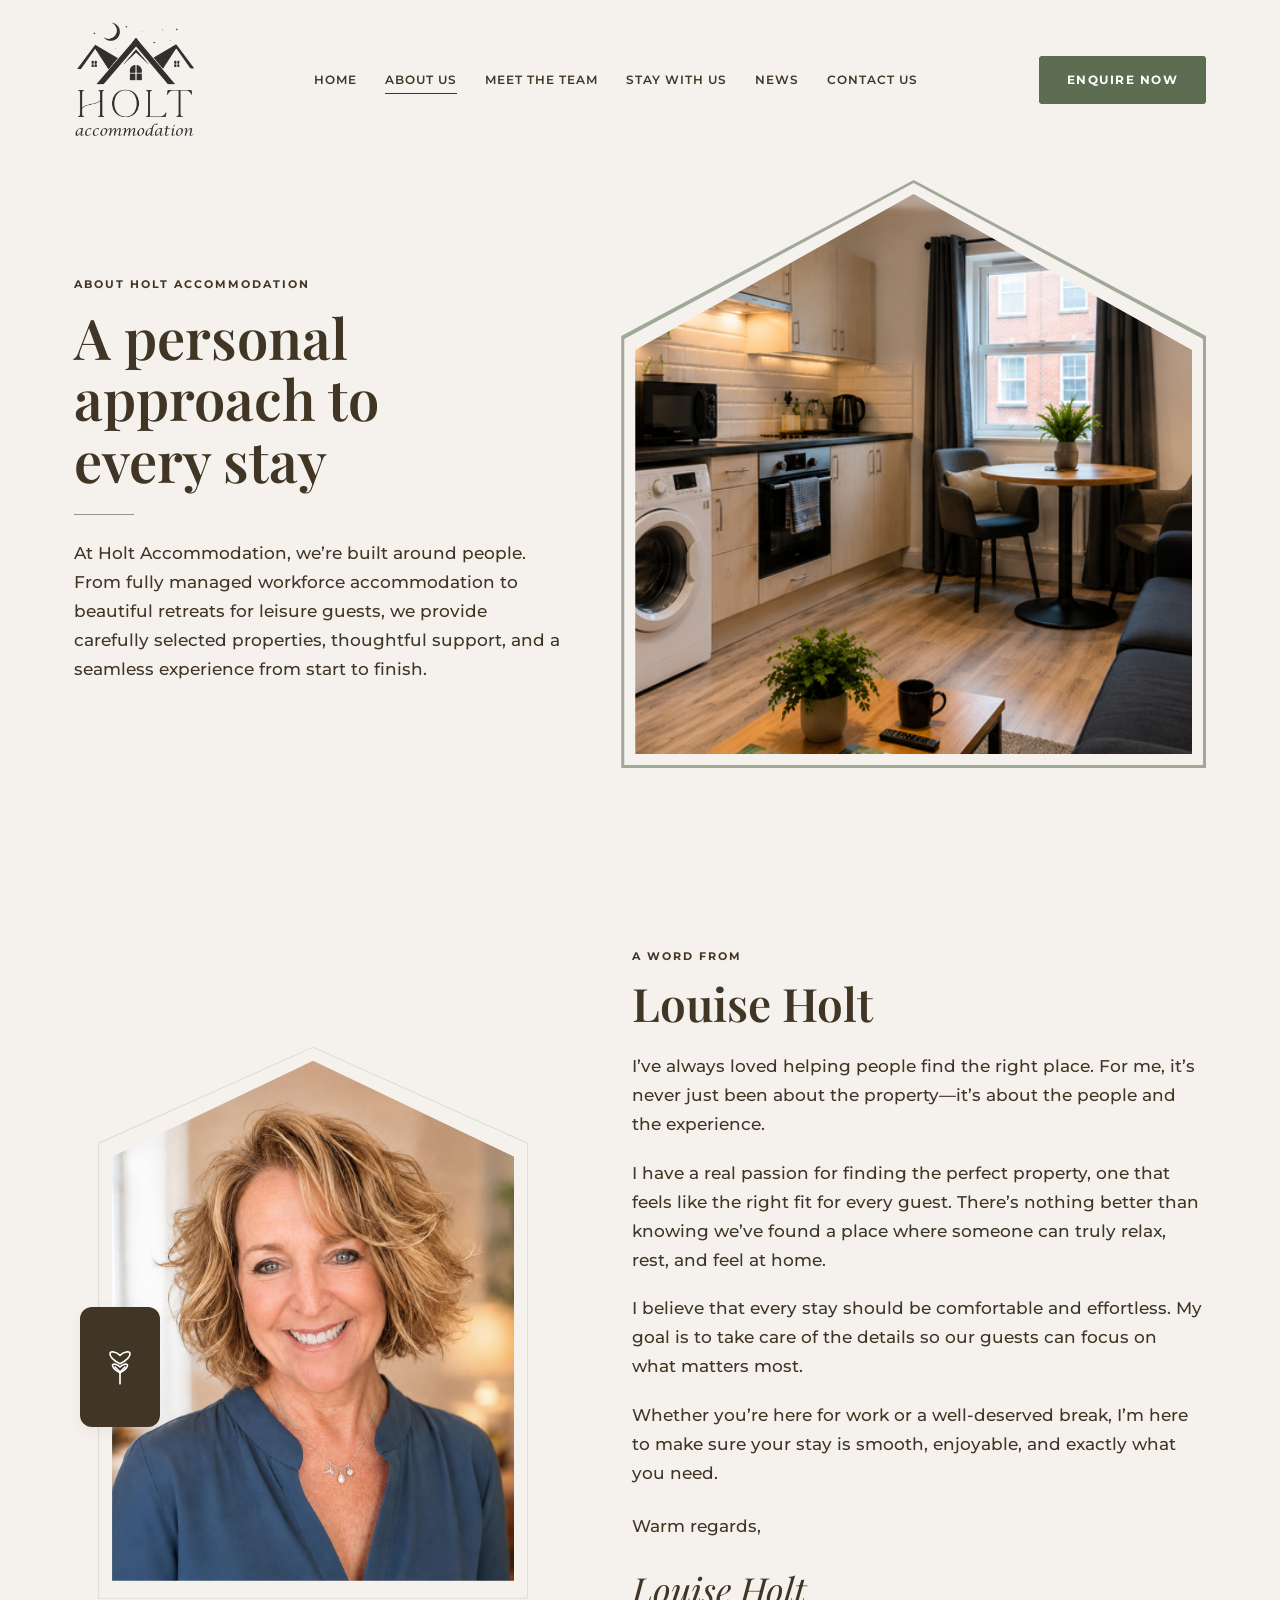
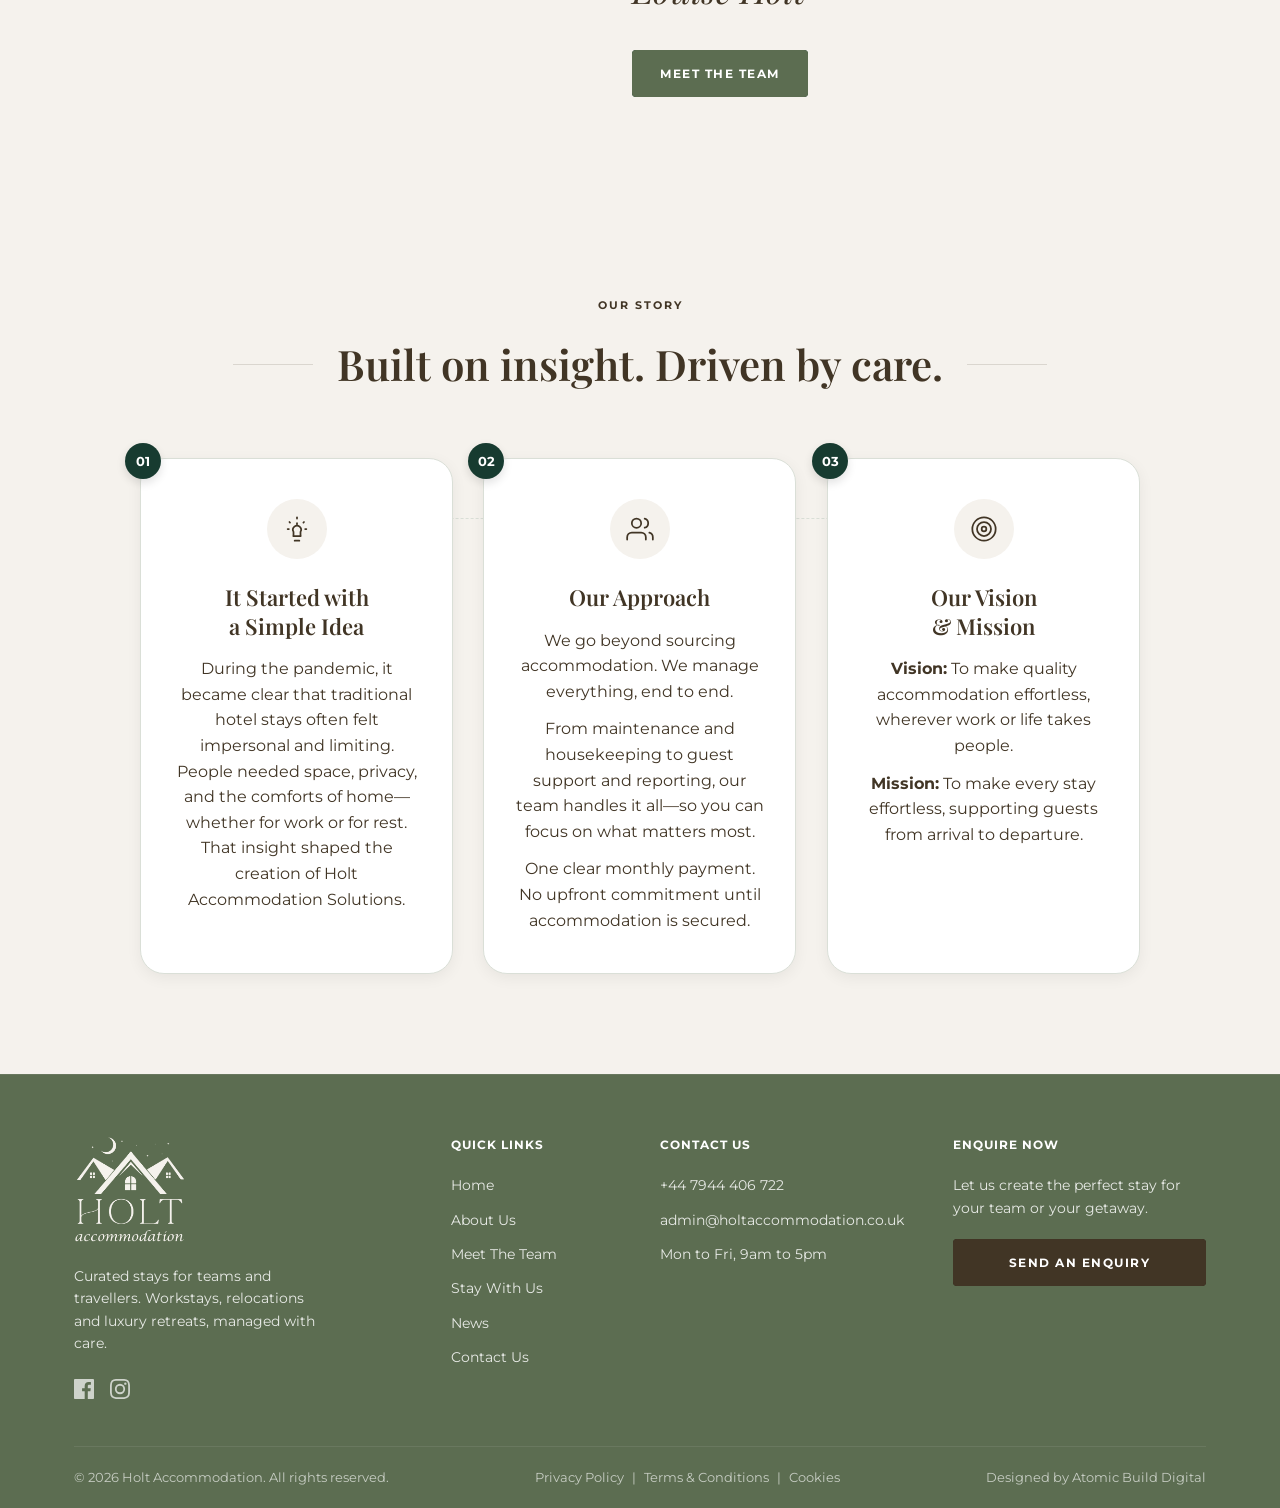
<file: aboutus.html>
<!DOCTYPE html>
<html lang="en">
<head>
    <meta charset="UTF-8">
    <meta name="viewport" content="width=device-width, initial-scale=1.0">
    <title>About Us | Holt Accommodation</title>
    <link rel="preconnect" href="https://fonts.googleapis.com">
    <link rel="preconnect" href="https://fonts.gstatic.com" crossorigin>
    <link href="https://fonts.googleapis.com/css2?family=Montserrat:wght@400;500;600;700&family=Playfair+Display:ital,wght@0,400;0,500;0,600;0,700;0,800;1,400;1,600&display=swap" rel="stylesheet">
    <link rel="stylesheet" href="styles.css">
</head>
<body class="aboutus-page">

    <header id="header" class="header">
        <div class="container header-container">
            <a href="index.html" class="logo">
                <img src="assets/images/logo.png" alt="Holt Accommodation Logo">
            </a>
            
            <nav class="nav-menu" id="navMenu">
                <ul class="nav-list">
                    <li><a href="index.html" class="nav-link">Home</a></li>
                    <li><a href="aboutus.html" class="nav-link active">About Us</a></li>
                    <li><a href="meettheteam.html" class="nav-link">Meet The Team</a></li>
                    <li class="nav-item-dropdown">
                        <a href="staywithus.html" class="nav-link" aria-haspopup="true" aria-expanded="false">Stay With Us</a>
                        <ul class="nav-dropdown">
                            <li><a href="corporatestays.html" class="nav-dropdown-link">Corporate Stays</a></li>
                            <li><a href="home4home.html" class="nav-dropdown-link">Home From Home</a></li>
                            <li><a href="luxury-retreat.html" class="nav-dropdown-link">The Old Rectory</a></li>
                        </ul>
                    </li>
                    <li><a href="news.html" class="nav-link">News</a></li>
                    <li><a href="contactus.html" class="nav-link">Contact Us</a></li>
                </ul>
                <a href="contactus.html" class="btn btn-olive mobile-enquire btn-pan-hover"><span>Enquire Now</span></a>
            </nav>
            
            <div class="header-right">
                <a href="contactus.html" class="btn btn-olive desktop-enquire btn-pan-hover"><span>Enquire Now</span></a>
                <button class="hamburger" id="hamburger" aria-label="Toggle Menu">
                    <span></span>
                    <span></span>
                    <span></span>
                </button>
            </div>
        </div>
    </header>

    <main>
        <section class="about-hero js-reveal">
            <div class="container about-hero-layout">
                
                <div class="about-hero-content stagger-1">
                    <span class="label text-grey">ABOUT HOLT ACCOMMODATION</span>
                    <h1 class="hero-main-title font-serif">
                        A personal<br>approach to<br><span class="text-terracotta">every stay</span>
                    </h1>
                    <div class="hero-short-line"></div>
                    <p class="body-text">At Holt Accommodation, we’re built around people. From fully managed workforce accommodation to beautiful retreats for leisure guests, we provide carefully selected properties, thoughtful support, and a seamless experience from start to finish.</p>
                </div>
                
                <div class="about-hero-image-wrapper stagger-2">
                    <img src="assets/images/aboutimage.png" onerror="this.src='assets/images/idea 2.png'" alt="Beautiful interior living space" class="hero-arch-img">
                    
                    
                </div>

                <div class="hero-botanical-left">
                    <svg viewBox="0 0 150 300" fill="none" stroke="var(--olive)" stroke-width="1" opacity="0.15">
                        <path d="M0 300 Q60 150 150 0 M20 220 Q80 180 120 120 M0 180 Q60 120 90 80 M40 260 Q100 220 140 180" stroke-linecap="round" stroke-linejoin="round"/>
                        <path d="M70 140 C 80 120, 110 110, 120 120 C 110 140, 80 150, 70 140" fill="var(--olive)" opacity="0.1"/>
                        <path d="M30 200 C 40 180, 70 170, 80 180 C 70 200, 40 210, 30 200" fill="var(--olive)" opacity="0.1"/>
                    </svg>
                </div>

            </div>
        </section>

        <section class="about-louise js-reveal">
            <div class="container about-louise-layout">
                
                <div class="about-louise-image-col stagger-1">
                    <div class="louise-house-container">
                        <div class="louise-house-outline" aria-hidden="true"></div>
                        <img src="assets/images/Louise Photo.jpeg" onerror="this.src='assets/images/idea 2.png'" alt="Louise Holt" class="louise-img">
                        
                        <div class="louise-leaf-card js-reveal stagger-2">
                            <svg viewBox="0 0 24 24" fill="none" stroke="var(--white)" stroke-width="1" stroke-linecap="round" stroke-linejoin="round">
                                <path d="M12 22v-7l-3-3m3 3l3-3m-3-7c-2-2-6-3-6-1s2 4 6 6c4-2 6-4 6-6s-4-1-6 1z"></path>
                                <path d="M12 12c-1.5-1.5-4.5-2.5-4.5-1s1.5 3 4.5 4.5c3-1.5 4.5-3 4.5-4.5s-3-.5-4.5 1z"></path>
                            </svg>
                        </div>
                    </div>
                </div>

                <div class="about-louise-text-col stagger-3">
                    <span class="label text-grey">A WORD FROM</span>
                    <h2 class="section-title font-serif mb-6">Louise Holt</h2>
                    
                    <p class="body-text">I’ve always loved helping people find the right place. For me, it’s never just been about the property—it’s about the people and the experience.</p>
                    <p class="body-text">I have a real passion for finding the perfect property, one that feels like the right fit for every guest. There’s nothing better than knowing we’ve found a place where someone can truly relax, rest, and feel at home.</p>
                    <p class="body-text">I believe that every stay should be comfortable and effortless. My goal is to take care of the details so our guests can focus on what matters most.</p>
                    <p class="body-text mb-6">Whether you’re here for work or a well-deserved break, I’m here to make sure your stay is smooth, enjoyable, and exactly what you need.</p>
                    
                    <p class="body-text">Warm regards,</p>
                    <div class="louise-signature">Louise Holt</div>
                    
                    <div class="louise-buttons">
                        <a href="meettheteam.html" class="btn btn-olive btn-pan-hover"><span>Meet The Team</span></a>
                        
                    </div>
                </div>

                <div class="louise-botanical-right">
                    <svg viewBox="0 0 150 300" fill="none" stroke="var(--olive)" stroke-width="1" opacity="0.15">
                        <path d="M150 300 Q90 150 0 0 M130 220 Q70 180 30 120 M150 180 Q90 120 60 80 M110 260 Q50 220 10 180" stroke-linecap="round" stroke-linejoin="round"/>
                        <path d="M80 140 C 70 120, 40 110, 30 120 C 40 140, 70 150, 80 140" fill="var(--olive)" opacity="0.1"/>
                    </svg>
                </div>

            </div>
        </section>

        <section id="our-story" class="about-story js-reveal section-padding">
            <div class="container">
                <div class="story-header text-center stagger-1">
                    <span class="label text-grey">OUR STORY</span>
                    <div class="story-heading-wrap">
                        <span class="story-heading-line"></span>
                        <h2 class="font-serif story-main-heading">Built on insight. Driven by care.</h2>
                        <span class="story-heading-line"></span>
                    </div>
                </div>

                <div class="story-cards-container">
                    <div class="story-timeline-connector desktop-only"></div>
                    
                    <div class="story-cards-grid">
                        
                        <div class="story-card js-reveal stagger-2">
                            <div class="story-card-badge">01</div>
                            <div class="story-card-icon-wrap">
                                <svg viewBox="0 0 24 24" width="28" height="28" fill="none" stroke="currentColor" stroke-width="1.5" stroke-linecap="round" stroke-linejoin="round">
                                    <path d="M9 18h6"></path>
                                    <path d="M10 22h4"></path>
                                    <path d="M12 2v1"></path>
                                    <path d="M12 7v1"></path>
                                    <path d="M4 12h1"></path>
                                    <path d="M19 12h1"></path>
                                    <path d="M17.5 6.5l.5-.5"></path>
                                    <path d="M6 6.5l-.5-.5"></path>
                                    <path d="M15 18v-3.5a3.5 3.5 0 1 0-6 0V18"></path>
                                </svg>
                            </div>
                            <h3 class="font-serif story-card-title">It Started with<br>a Simple Idea</h3>
                            <p class="story-card-text">During the pandemic, it became clear that traditional hotel stays often felt impersonal and limiting. People needed space, privacy, and the comforts of home—whether for work or for rest. That insight shaped the creation of Holt Accommodation Solutions.</p>
                        </div>

                        <div class="story-card js-reveal stagger-3">
                            <div class="story-card-badge">02</div>
                            <div class="story-card-icon-wrap">
                                <svg viewBox="0 0 24 24" width="28" height="28" fill="none" stroke="currentColor" stroke-width="1.5" stroke-linecap="round" stroke-linejoin="round">
                                    <path d="M17 21v-2a4 4 0 0 0-4-4H5a4 4 0 0 0-4 4v2"></path>
                                    <circle cx="9" cy="7" r="4"></circle>
                                    <path d="M23 21v-2a4 4 0 0 0-3-3.87"></path>
                                    <path d="M16 3.13a4 4 0 0 1 0 7.75"></path>
                                </svg>
                            </div>
                            <h3 class="font-serif story-card-title">Our Approach</h3>
                            <p class="story-card-text">We go beyond sourcing accommodation. We manage everything, end to end.</p>
                            <p class="story-card-text">From maintenance and housekeeping to guest support and reporting, our team handles it all—so you can focus on what matters most.</p>
                            <p class="story-card-text">One clear monthly payment. No upfront commitment until accommodation is secured.</p>
                        </div>

                        <div class="story-card js-reveal stagger-4">
                            <div class="story-card-badge">03</div>
                            <div class="story-card-icon-wrap">
                                <svg viewBox="0 0 24 24" width="28" height="28" fill="none" stroke="currentColor" stroke-width="1.5" stroke-linecap="round" stroke-linejoin="round">
                                    <circle cx="12" cy="12" r="10"></circle>
                                    <circle cx="12" cy="12" r="6"></circle>
                                    <circle cx="12" cy="12" r="2"></circle>
                                </svg>
                            </div>
                            <h3 class="font-serif story-card-title">Our Vision<br>& Mission</h3>
                            <p class="story-card-text"><strong>Vision:</strong> To make quality accommodation effortless, wherever work or life takes people.</p>
                            <p class="story-card-text"><strong>Mission:</strong> To make every stay effortless, supporting guests from arrival to departure.</p>
                        </div>

                    </div>
                </div>
            </div>
        </section>

        

    </main>

    <footer id="contact" class="footer bg-olive text-white js-reveal">
        <div class="container">
            <div class="footer-grid">
                <div class="footer-col">
                    <img src="assets/images/logo.png" alt="Holt Accommodation Logo" class="footer-logo">
                    <p class="footer-desc">Curated stays for teams and travellers. Workstays, relocations and luxury retreats, managed with care.</p>
                    <div class="social-links">
                        <a href="https://www.facebook.com/holtaccommodationsolutionsltd/" target="_blank" rel="noopener noreferrer" aria-label="Holt Accommodation on Facebook"><svg viewBox="0 0 24 24" width="20" height="20"><path fill="currentColor" d="M22.675 0H1.325C.593 0 0 .593 0 1.325v21.351C0 23.407.593 24 1.325 24H12.82v-9.294H9.692v-3.622h3.128V8.413c0-3.1 1.893-4.788 4.659-4.788 1.325 0 2.463.099 2.795.143v3.24l-1.918.001c-1.504 0-1.795.715-1.795 1.763v2.313h3.587l-.467 3.622h-3.12V24h6.116c.73 0 1.323-.593 1.323-1.325V1.325C24 .593 23.407 0 22.675 0z"/></svg></a>
                        <a href="https://www.instagram.com/holtaccommodationsolutionsltd/" target="_blank" rel="noopener noreferrer" aria-label="Holt Accommodation on Instagram"><svg viewBox="0 0 24 24" width="20" height="20"><path fill="currentColor" d="M12 2.163c3.204 0 3.584.012 4.85.07 3.252.148 4.771 1.691 4.919 4.919.058 1.265.069 1.645.069 4.849 0 3.205-.012 3.584-.069 4.849-.149 3.225-1.664 4.771-4.919 4.919-1.266.058-1.644.07-4.85.07-3.204 0-3.584-.012-4.849-.07-3.26-.149-4.771-1.699-4.919-4.92-.058-1.265-.07-1.644-.07-4.849 0-3.204.013-3.583.07-4.849.149-3.227 1.664-4.771 4.919-4.919 1.266-.057 1.645-.069 4.849-.069zM12 0C8.741 0 8.333.014 7.053.072 2.695.272.273 2.69.073 7.052.014 8.333 0 8.741 0 12c0 3.259.014 3.668.072 4.948.2 4.358 2.618 6.78 6.98 6.98C8.333 23.986 8.741 24 12 24c3.259 0 3.668-.014 4.948-.072 4.354-.2 6.782-2.618 6.979-6.98.059-1.28.073-1.689.073-4.948 0-3.259-.014-3.667-.072-4.947-.196-4.354-2.617-6.78-6.979-6.98C15.668.014 15.259 0 12 0zm0 5.838a6.162 6.162 0 100 12.324 6.162 6.162 0 000-12.324zM12 16a4 4 0 110-8 4 4 0 010 8zm6.406-11.845a1.44 1.44 0 100 2.881 1.44 1.44 0 000-2.881z"/></svg></a>
                    </div>
                </div>

                <div class="footer-col">
                    <h4 class="footer-heading">Quick Links</h4>
                    <ul class="footer-links">
                        <li><a href="index.html">Home</a></li>
                        <li><a href="aboutus.html">About Us</a></li>
                        <li><a href="meettheteam.html">Meet The Team</a></li>
                        <li><a href="staywithus.html">Stay With Us</a></li>
                        <li><a href="news.html">News</a></li>
                        <li><a href="contactus.html">Contact Us</a></li>
                    </ul>
                </div>

                <div class="footer-col">
                    <h4 class="footer-heading">Contact Us</h4>
                    <ul class="footer-contact">
                        <li>+44 7944 406 722</li>
                        <li>admin@holtaccommodation.co.uk</li>
                        <li>Mon to Fri, 9am to 5pm</li>
                    </ul>
                </div>

                <div class="footer-col" id="enquire">
                    <h4 class="footer-heading">Enquire Now</h4>
                    <p class="footer-text">Let us create the perfect stay for your team or your getaway.</p>
                    <a href="contactus.html" class="btn btn-terracotta btn-full footer-enquire-btn btn-pan-hover"><span>Send An Enquiry</span></a>
                </div>
            </div>

            <div class="footer-bottom">
                <p>&copy; 2026 Holt Accommodation. All rights reserved.</p>
                <p class="footer-legal">
                    <!-- TODO: link to real Privacy / Terms / Cookies pages once created -->
                    <a href="#">Privacy Policy</a> |
                    <a href="#">Terms &amp; Conditions</a> |
                    <a href="#">Cookies</a>
                </p>
                <p>Designed by Atomic Build Digital</p>
            </div>
        </div>
    </footer>

    <script src="script.js"></script>
</body>
</html>
</file>
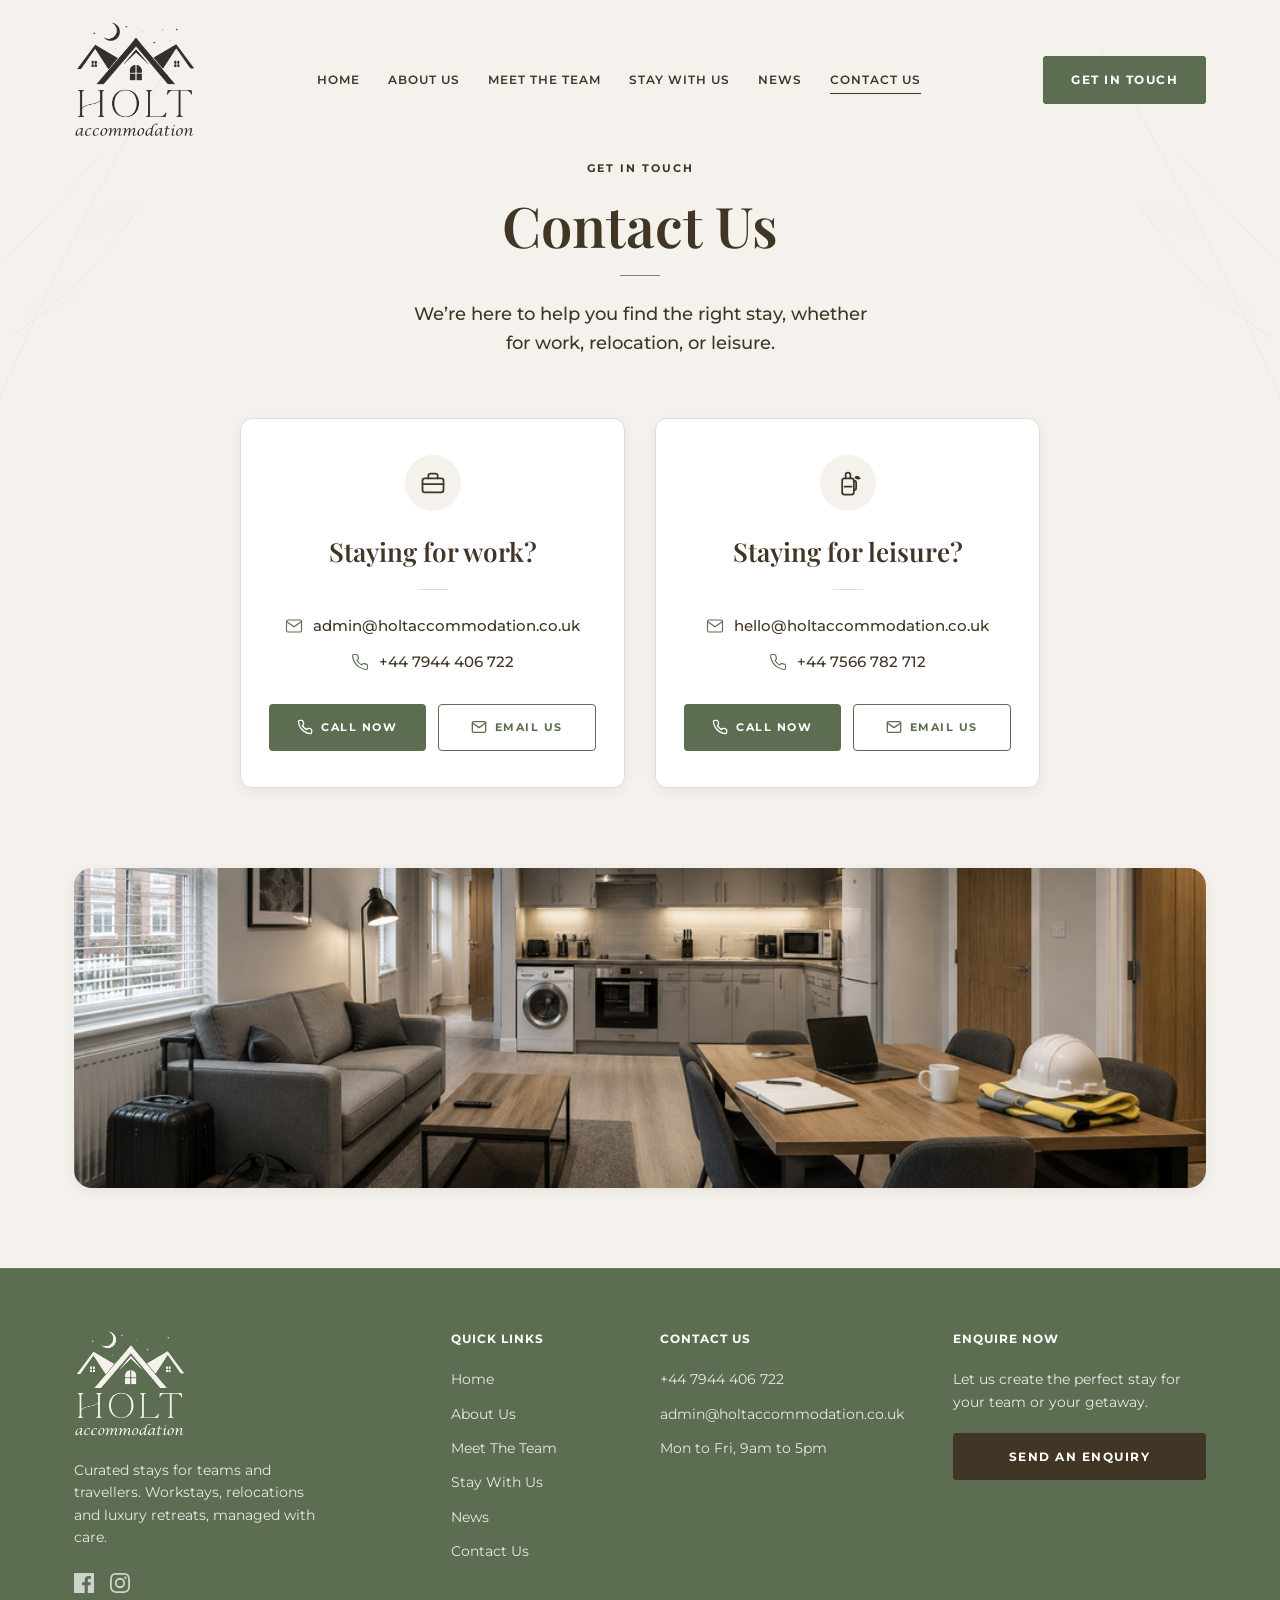
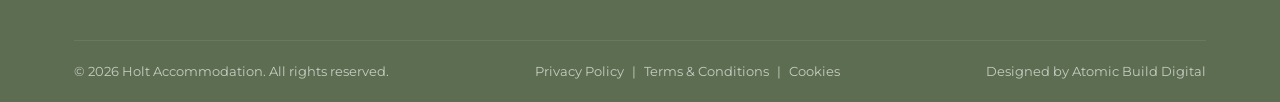
<file: contactus.html>
<!DOCTYPE html>
<html lang="en">
<head>
    <meta charset="UTF-8">
    <meta name="viewport" content="width=device-width, initial-scale=1.0">
    <title>Contact Us | Holt Accommodation</title>
    <link rel="preconnect" href="https://fonts.googleapis.com">
    <link rel="preconnect" href="https://fonts.gstatic.com" crossorigin>
    <link href="https://fonts.googleapis.com/css2?family=Montserrat:wght@400;500;600;700&family=Playfair+Display:ital,wght@0,400;0,500;0,600;0,700;0,800;1,400;1,600&display=swap" rel="stylesheet">
    <link rel="stylesheet" href="styles.css">
</head>
<body class="contact-page">

    <header id="header" class="header">
        <div class="container header-container">
            <a href="index.html" class="logo">
                <img src="assets/images/logo.png" alt="Holt Accommodation Logo">
            </a>
            
            <nav class="nav-menu" id="navMenu">
                <ul class="nav-list">
                    <li><a href="index.html" class="nav-link">Home</a></li>
                    <li><a href="aboutus.html" class="nav-link">About Us</a></li>
                    <li><a href="meettheteam.html" class="nav-link">Meet The Team</a></li>
                    <li class="nav-item-dropdown">
                        <a href="staywithus.html" class="nav-link" aria-haspopup="true" aria-expanded="false">Stay With Us</a>
                        <ul class="nav-dropdown">
                            <li><a href="corporatestays.html" class="nav-dropdown-link">Corporate Stays</a></li>
                            <li><a href="home4home.html" class="nav-dropdown-link">Home From Home</a></li>
                            <li><a href="luxury-retreat.html" class="nav-dropdown-link">The Old Rectory</a></li>
                        </ul>
                    </li>
                    <li><a href="news.html" class="nav-link">News</a></li>
                    <li><a href="contactus.html" class="nav-link active">Contact Us</a></li>
                </ul>
                <a href="contactus.html" class="btn btn-olive mobile-enquire btn-pan-hover"><span>GET IN TOUCH</span></a>
            </nav>
            
            <div class="header-right">
                <a href="contactus.html" class="btn btn-olive desktop-enquire btn-pan-hover"><span>GET IN TOUCH</span></a>
                <button class="hamburger" id="hamburger" aria-label="Toggle Menu">
                    <span></span>
                    <span></span>
                    <span></span>
                </button>
            </div>
        </div>
    </header>

    <main>
        <section class="contact-hero section-padding">
            <div class="contact-botanical contact-botanical-left">
                <svg viewBox="0 0 150 300" fill="none" stroke="var(--beige)" stroke-width="1" opacity="0.3">
                    <path d="M0 300 Q60 150 150 0 M20 220 Q80 180 120 120 M0 180 Q60 120 90 80" stroke-linecap="round" stroke-linejoin="round"/>
                    <path d="M70 140 C 80 120, 110 110, 120 120 C 110 140, 80 150, 70 140" fill="var(--beige)" opacity="0.15"/>
                    <path d="M30 200 C 40 180, 70 170, 80 180 C 70 200, 40 210, 30 200" fill="var(--beige)" opacity="0.15"/>
                </svg>
            </div>
            
            <div class="contact-botanical contact-botanical-right">
                <svg viewBox="0 0 150 300" fill="none" stroke="var(--beige)" stroke-width="1" opacity="0.3">
                    <path d="M150 300 Q90 150 0 0 M130 220 Q70 180 30 120 M150 180 Q90 120 60 80" stroke-linecap="round" stroke-linejoin="round"/>
                    <path d="M80 140 C 70 120, 40 110, 30 120 C 40 140, 70 150, 80 140" fill="var(--beige)" opacity="0.15"/>
                    <path d="M120 200 C 110 180, 80 170, 70 180 C 80 200, 110 210, 120 200" fill="var(--beige)" opacity="0.15"/>
                </svg>
            </div>

            <div class="container contact-hero-content text-center js-reveal stagger-1">
                <span class="contact-label">GET IN TOUCH</span>
                <h1 class="contact-title font-serif">Contact Us</h1>
                
                <div class="contact-hero-divider"></div>
                
                <p class="contact-subtitle body-text">We’re here to help you find the right stay, whether for work, relocation, or leisure.</p>
            </div>
        </section>

        <section class="contact-cards-section">
            <div class="container">
                <div class="contact-cards-grid">
                    
                    <div class="contact-card js-reveal stagger-2" tabindex="0">
                        <div class="contact-card-icon">
                            <svg viewBox="0 0 24 24" width="28" height="28" fill="none" stroke="currentColor" stroke-width="1.5" stroke-linecap="round" stroke-linejoin="round">
                                <rect x="3" y="8" width="18" height="12" rx="2" ry="2"></rect>
                                <path d="M8 8V6a2 2 0 0 1 2-2h4a2 2 0 0 1 2 2v2"></path>
                                <line x1="3" y1="13" x2="21" y2="13"></line>
                            </svg>
                        </div>
                        <h2 class="contact-card-title font-serif">Staying for work?</h2>
                        
                        <div class="contact-card-divider"></div>

                        <div class="contact-info-list">
                            <div class="contact-info-item">
                                <svg viewBox="0 0 24 24" width="18" height="18" fill="none" stroke="var(--olive)" stroke-width="1.5" stroke-linecap="round" stroke-linejoin="round">
                                    <path d="M4 4h16c1.1 0 2 .9 2 2v12c0 1.1-.9 2-2 2H4c-1.1 0-2-.9-2-2V6c0-1.1.9-2 2-2z"></path>
                                    <polyline points="22,6 12,13 2,6"></polyline>
                                </svg>
                                <span>admin@holtaccommodation.co.uk</span>
                            </div>
                            <div class="contact-info-item">
                                <svg viewBox="0 0 24 24" width="18" height="18" fill="none" stroke="var(--olive)" stroke-width="1.5" stroke-linecap="round" stroke-linejoin="round">
                                    <path d="M22 16.92v3a2 2 0 0 1-2.18 2 19.79 19.79 0 0 1-8.63-3.07 19.5 19.5 0 0 1-6-6 19.79 19.79 0 0 1-3.07-8.67A2 2 0 0 1 4.11 2h3a2 2 0 0 1 2 1.72 12.84 12.84 0 0 0 .7 2.81 2 2 0 0 1-.45 2.11L8.09 9.91a16 16 0 0 0 6 6l1.27-1.27a2 2 0 0 1 2.11-.45 12.84 12.84 0 0 0 2.81.7A2 2 0 0 1 22 16.92z"></path>
                                </svg>
                                <span>+44 7944 406 722</span>
                            </div>
                        </div>

                        <div class="contact-btn-group">
                            <a href="tel:+447944406722" class="btn contact-btn-solid">
                                <svg viewBox="0 0 24 24" width="16" height="16" fill="none" stroke="currentColor" stroke-width="2" stroke-linecap="round" stroke-linejoin="round"><path d="M22 16.92v3a2 2 0 0 1-2.18 2 19.79 19.79 0 0 1-8.63-3.07 19.5 19.5 0 0 1-6-6 19.79 19.79 0 0 1-3.07-8.67A2 2 0 0 1 4.11 2h3a2 2 0 0 1 2 1.72 12.84 12.84 0 0 0 .7 2.81 2 2 0 0 1-.45 2.11L8.09 9.91a16 16 0 0 0 6 6l1.27-1.27a2 2 0 0 1 2.11-.45 12.84 12.84 0 0 0 2.81.7A2 2 0 0 1 22 16.92z"></path></svg>
                                CALL NOW
                            </a>
                            <a href="mailto:admin@holtaccommodation.co.uk?subject=Work stay enquiry" class="btn contact-btn-outline">
                                <svg viewBox="0 0 24 24" width="16" height="16" fill="none" stroke="currentColor" stroke-width="2" stroke-linecap="round" stroke-linejoin="round"><path d="M4 4h16c1.1 0 2 .9 2 2v12c0 1.1-.9 2-2 2H4c-1.1 0-2-.9-2-2V6c0-1.1.9-2 2-2z"></path><polyline points="22,6 12,13 2,6"></polyline></svg>
                                EMAIL US
                            </a>
                        </div>
                    </div>

                    <div class="contact-card js-reveal stagger-3" tabindex="0">
                        <div class="contact-card-icon">
                            <svg viewBox="0 0 24 24" width="28" height="28" fill="none" stroke="currentColor" stroke-width="1.5" stroke-linecap="round" stroke-linejoin="round">
                                <rect x="7" y="8" width="10" height="14" rx="2" ry="2"></rect>
                                <path d="M10 8V5a2 2 0 0 1 2-2v0a2 2 0 0 1 2 2v3"></path>
                                <path d="M15 15H9"></path>
                                <path d="M17 18a2 2 0 0 0 2-2v-4a2 2 0 0 0-2-2"></path>
                                <path d="M18.5 7.5 C19.5 8 21 8.5 22 8 C21.5 7 20 6.5 19 6.5 Z"></path>
                            </svg>
                        </div>
                        <h2 class="contact-card-title font-serif">Staying for leisure?</h2>
                        
                        <div class="contact-card-divider"></div>

                        <div class="contact-info-list">
                            <div class="contact-info-item">
                                <svg viewBox="0 0 24 24" width="18" height="18" fill="none" stroke="var(--olive)" stroke-width="1.5" stroke-linecap="round" stroke-linejoin="round">
                                    <path d="M4 4h16c1.1 0 2 .9 2 2v12c0 1.1-.9 2-2 2H4c-1.1 0-2-.9-2-2V6c0-1.1.9-2 2-2z"></path>
                                    <polyline points="22,6 12,13 2,6"></polyline>
                                </svg>
                                <span>hello@holtaccommodation.co.uk</span>
                            </div>
                            <div class="contact-info-item">
                                <svg viewBox="0 0 24 24" width="18" height="18" fill="none" stroke="var(--olive)" stroke-width="1.5" stroke-linecap="round" stroke-linejoin="round">
                                    <path d="M22 16.92v3a2 2 0 0 1-2.18 2 19.79 19.79 0 0 1-8.63-3.07 19.5 19.5 0 0 1-6-6 19.79 19.79 0 0 1-3.07-8.67A2 2 0 0 1 4.11 2h3a2 2 0 0 1 2 1.72 12.84 12.84 0 0 0 .7 2.81 2 2 0 0 1-.45 2.11L8.09 9.91a16 16 0 0 0 6 6l1.27-1.27a2 2 0 0 1 2.11-.45 12.84 12.84 0 0 0 2.81.7A2 2 0 0 1 22 16.92z"></path>
                                </svg>
                                <span>+44 7566 782 712</span>
                            </div>
                        </div>

                        <div class="contact-btn-group">
                            <a href="tel:+447566782712" class="btn contact-btn-solid">
                                <svg viewBox="0 0 24 24" width="16" height="16" fill="none" stroke="currentColor" stroke-width="2" stroke-linecap="round" stroke-linejoin="round"><path d="M22 16.92v3a2 2 0 0 1-2.18 2 19.79 19.79 0 0 1-8.63-3.07 19.5 19.5 0 0 1-6-6 19.79 19.79 0 0 1-3.07-8.67A2 2 0 0 1 4.11 2h3a2 2 0 0 1 2 1.72 12.84 12.84 0 0 0 .7 2.81 2 2 0 0 1-.45 2.11L8.09 9.91a16 16 0 0 0 6 6l1.27-1.27a2 2 0 0 1 2.11-.45 12.84 12.84 0 0 0 2.81.7A2 2 0 0 1 22 16.92z"></path></svg>
                                CALL NOW
                            </a>
                            <a href="mailto:hello@holtaccommodation.co.uk?subject=Leisure stay enquiry" class="btn contact-btn-outline">
                                <svg viewBox="0 0 24 24" width="16" height="16" fill="none" stroke="currentColor" stroke-width="2" stroke-linecap="round" stroke-linejoin="round"><path d="M4 4h16c1.1 0 2 .9 2 2v12c0 1.1-.9 2-2 2H4c-1.1 0-2-.9-2-2V6c0-1.1.9-2 2-2z"></path><polyline points="22,6 12,13 2,6"></polyline></svg>
                                EMAIL US
                            </a>
                        </div>
                    </div>

                </div>
            </div>
        </section>

        <section class="contact-image-section section-padding js-reveal">
            <div class="container">
                <div class="contact-image-wrapper">
                    <img src="assets/images/contactusbg.png" onerror="this.src='assets/images/idea 2.png'" alt="Luxurious stay with Holt Accommodation">
                </div>
            </div>
        </section>
    </main>

    <footer id="contact" class="footer bg-olive text-white js-reveal">
        <div class="container">
            <div class="footer-grid">
                <div class="footer-col">
                    <img src="assets/images/logo.png" alt="Holt Accommodation Logo" class="footer-logo">
                    <p class="footer-desc">Curated stays for teams and travellers. Workstays, relocations and luxury retreats, managed with care.</p>
                    <div class="social-links">
                        <a href="https://www.facebook.com/holtaccommodationsolutionsltd/" target="_blank" rel="noopener noreferrer" aria-label="Holt Accommodation on Facebook"><svg viewBox="0 0 24 24" width="20" height="20"><path fill="currentColor" d="M22.675 0H1.325C.593 0 0 .593 0 1.325v21.351C0 23.407.593 24 1.325 24H12.82v-9.294H9.692v-3.622h3.128V8.413c0-3.1 1.893-4.788 4.659-4.788 1.325 0 2.463.099 2.795.143v3.24l-1.918.001c-1.504 0-1.795.715-1.795 1.763v2.313h3.587l-.467 3.622h-3.12V24h6.116c.73 0 1.323-.593 1.323-1.325V1.325C24 .593 23.407 0 22.675 0z"/></svg></a>
                        <a href="https://www.instagram.com/holtaccommodationsolutionsltd/" target="_blank" rel="noopener noreferrer" aria-label="Holt Accommodation on Instagram"><svg viewBox="0 0 24 24" width="20" height="20"><path fill="currentColor" d="M12 2.163c3.204 0 3.584.012 4.85.07 3.252.148 4.771 1.691 4.919 4.919.058 1.265.069 1.645.069 4.849 0 3.205-.012 3.584-.069 4.849-.149 3.225-1.664 4.771-4.919 4.919-1.266.058-1.644.07-4.85.07-3.204 0-3.584-.012-4.849-.07-3.26-.149-4.771-1.699-4.919-4.92-.058-1.265-.07-1.644-.07-4.849 0-3.204.013-3.583.07-4.849.149-3.227 1.664-4.771 4.919-4.919 1.266-.057 1.645-.069 4.849-.069zM12 0C8.741 0 8.333.014 7.053.072 2.695.272.273 2.69.073 7.052.014 8.333 0 8.741 0 12c0 3.259.014 3.668.072 4.948.2 4.358 2.618 6.78 6.98 6.98C8.333 23.986 8.741 24 12 24c3.259 0 3.668-.014 4.948-.072 4.354-.2 6.782-2.618 6.979-6.98.059-1.28.073-1.689.073-4.948 0-3.259-.014-3.667-.072-4.947-.196-4.354-2.617-6.78-6.979-6.98C15.668.014 15.259 0 12 0zm0 5.838a6.162 6.162 0 100 12.324 6.162 6.162 0 000-12.324zM12 16a4 4 0 110-8 4 4 0 010 8zm6.406-11.845a1.44 1.44 0 100 2.881 1.44 1.44 0 000-2.881z"/></svg></a>
                    </div>
                </div>

                <div class="footer-col">
                    <h4 class="footer-heading">Quick Links</h4>
                    <ul class="footer-links">
                        <li><a href="index.html">Home</a></li>
                        <li><a href="aboutus.html">About Us</a></li>
                        <li><a href="meettheteam.html">Meet The Team</a></li>
                        <li><a href="staywithus.html">Stay With Us</a></li>
                        <li><a href="news.html">News</a></li>
                        <li><a href="contactus.html">Contact Us</a></li>
                    </ul>
                </div>

                <div class="footer-col">
                    <h4 class="footer-heading">Contact Us</h4>
                    <ul class="footer-contact">
                        <li>+44 7944 406 722</li>
                        <li>admin@holtaccommodation.co.uk</li>
                        <li>Mon to Fri, 9am to 5pm</li>
                    </ul>
                </div>

                <div class="footer-col" id="enquire">
                    <h4 class="footer-heading">Enquire Now</h4>
                    <p class="footer-text">Let us create the perfect stay for your team or your getaway.</p>
                    <a href="contactus.html" class="btn btn-terracotta btn-full footer-enquire-btn btn-pan-hover"><span>Send An Enquiry</span></a>
                </div>
            </div>

            <div class="footer-bottom">
                <p>&copy; 2026 Holt Accommodation. All rights reserved.</p>
                <p class="footer-legal">
                    <!-- TODO: link to real Privacy / Terms / Cookies pages once created -->
                    <a href="#">Privacy Policy</a> |
                    <a href="#">Terms &amp; Conditions</a> |
                    <a href="#">Cookies</a>
                </p>
                <p>Designed by Atomic Build Digital</p>
            </div>
        </div>
    </footer>

    <script src="script.js"></script>
</body>
</html>
</file>
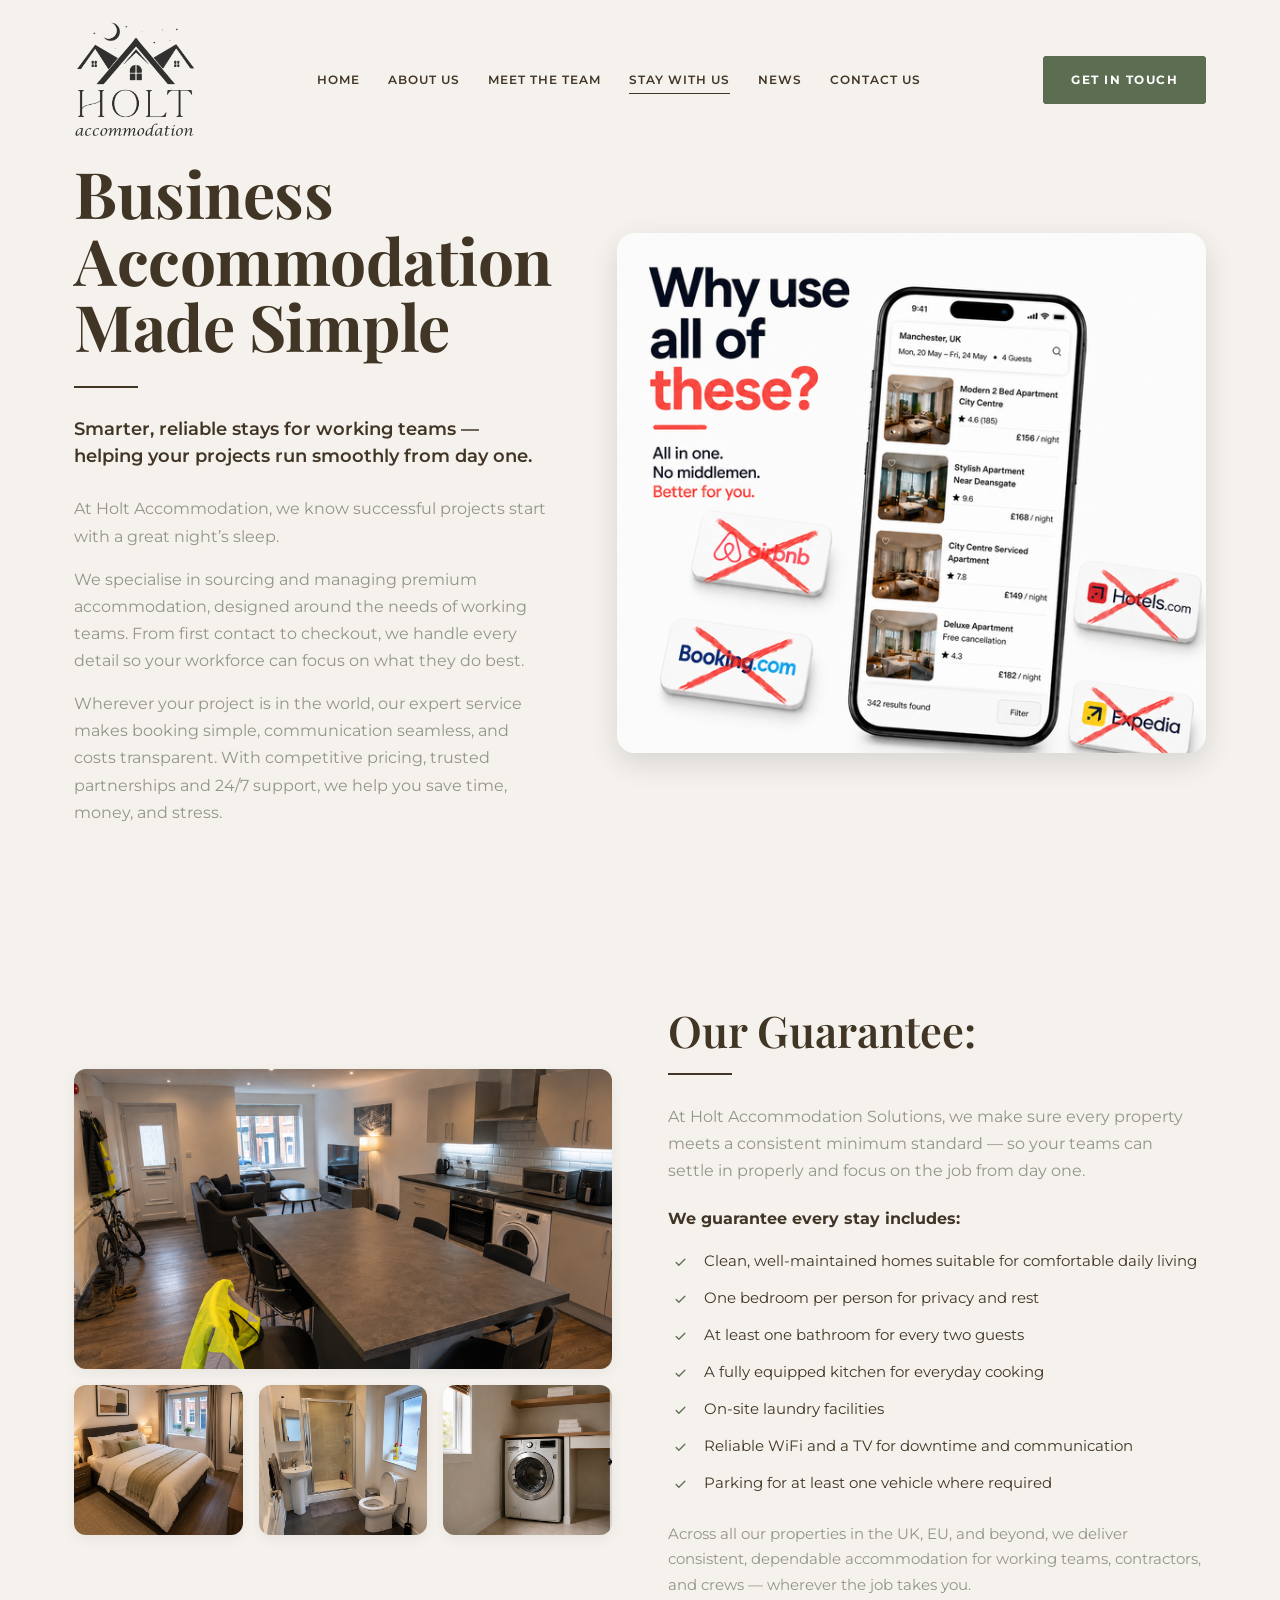
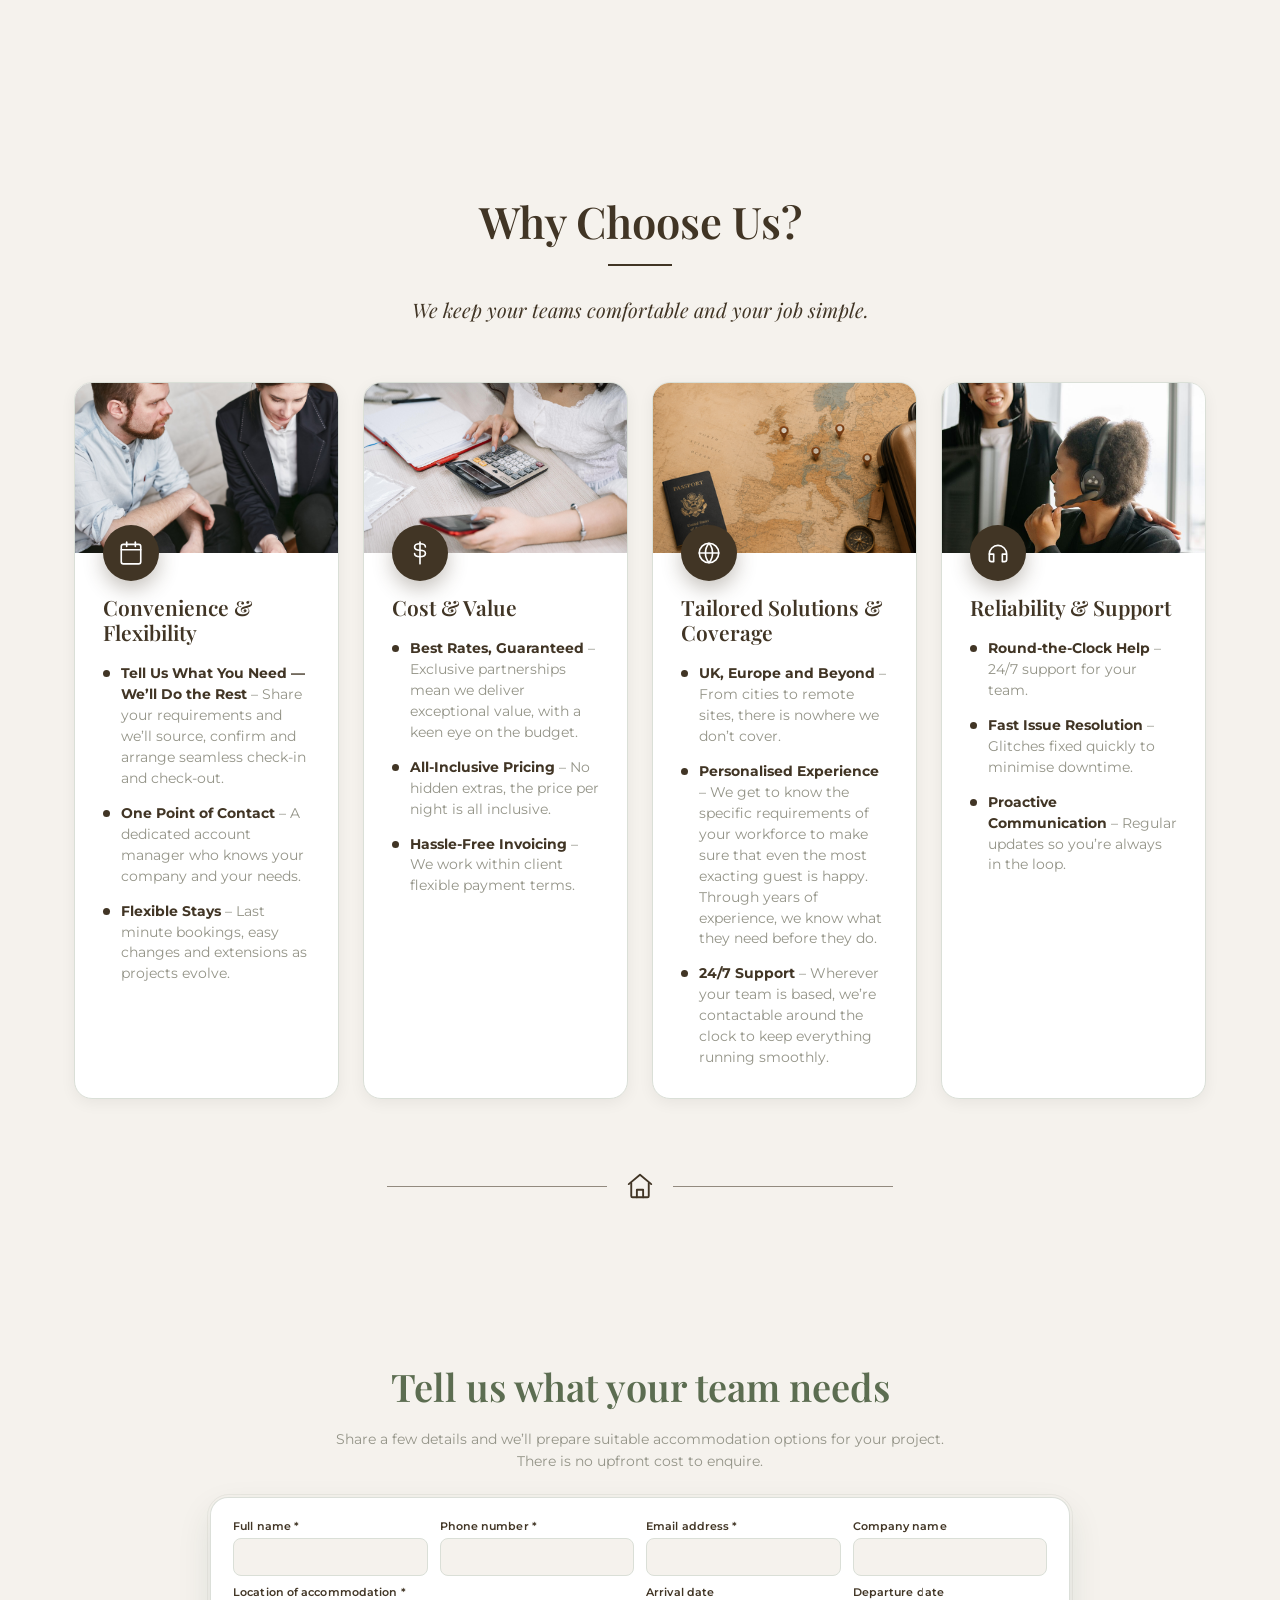
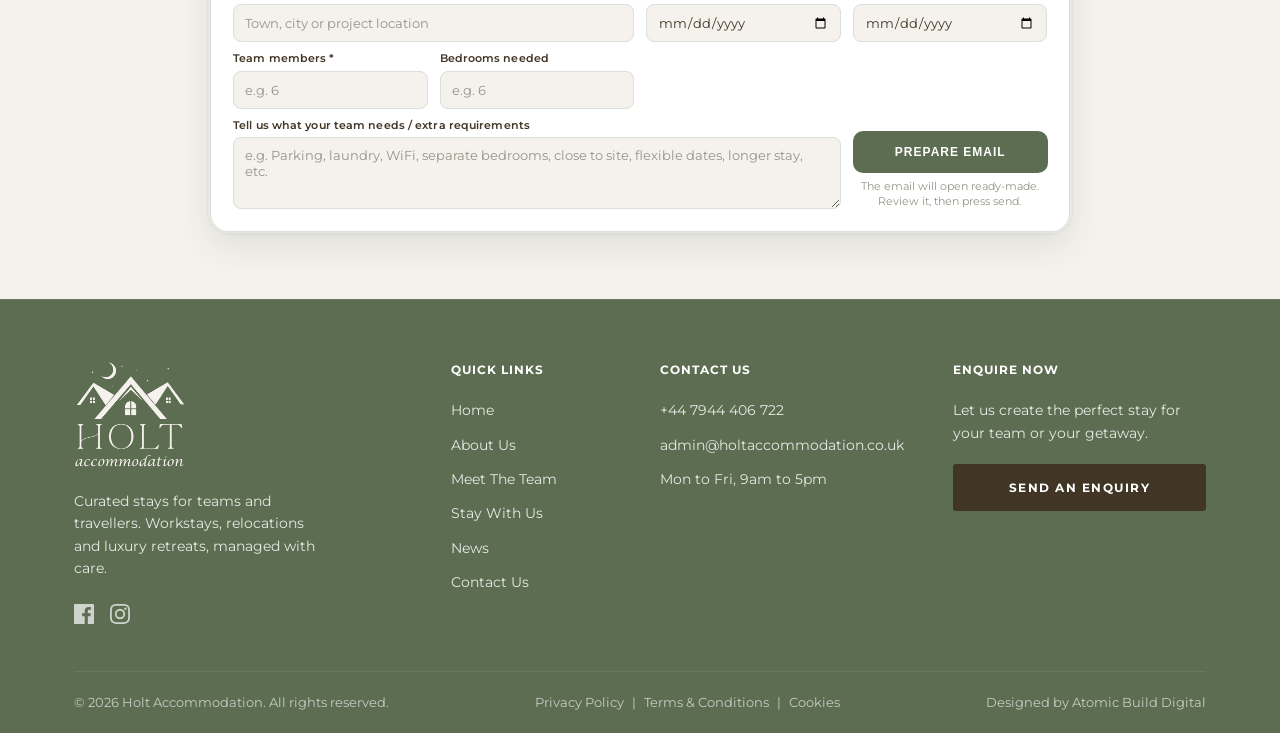
<file: corporatestays.html>
<!DOCTYPE html>
<html lang="en">
<head>
    <meta charset="UTF-8">
    <meta name="viewport" content="width=device-width, initial-scale=1.0">
    <title>Corporate Stays - Holt Accommodation</title>
    <link rel="preconnect" href="https://fonts.googleapis.com">
    <link rel="preconnect" href="https://fonts.gstatic.com" crossorigin>
    <link href="https://fonts.googleapis.com/css2?family=Montserrat:wght@400;500;600;700&family=Playfair+Display:ital,wght@0,400;0,500;0,600;0,700;0,800;1,400;1,600&display=swap" rel="stylesheet">
    <link rel="stylesheet" href="styles.css">
</head>
<body class="corporate-stays-page">

    <header id="header" class="header staywithus-header">
        <div class="container header-container">
            <a href="index.html" class="logo">
                <img src="assets/images/logo.png" alt="Holt Accommodation Logo">
            </a>
            
            <nav class="nav-menu" id="navMenu">
                <ul class="nav-list">
                    <li><a href="index.html" class="nav-link">Home</a></li>
                    <li><a href="aboutus.html" class="nav-link">About Us</a></li>
                    <li><a href="meettheteam.html" class="nav-link">Meet The Team</a></li>
                    <li class="nav-item-dropdown">
                        <a href="staywithus.html" class="nav-link active" aria-haspopup="true" aria-expanded="false">Stay With Us</a>
                        <ul class="nav-dropdown">
                            <li><a href="corporatestays.html" class="nav-dropdown-link">Corporate Stays</a></li>
                            <li><a href="home4home.html" class="nav-dropdown-link">Home From Home</a></li>
                            <li><a href="luxury-retreat.html" class="nav-dropdown-link">The Old Rectory</a></li>
                        </ul>
                    </li>
                    <li><a href="news.html" class="nav-link">News</a></li>
                    <li><a href="contactus.html" class="nav-link">Contact Us</a></li>
                </ul>
                <a href="contactus.html" class="btn btn-olive mobile-enquire btn-pan-hover"><span>Get In Touch</span></a>
            </nav>
            
            <div class="header-right">
                <a href="contactus.html" class="btn btn-olive desktop-enquire btn-pan-hover"><span>Get In Touch</span></a>
                <button class="hamburger staywithus-hamburger" id="hamburger" aria-label="Toggle Menu">
                    <span></span>
                    <span></span>
                    <span></span>
                </button>
            </div>
        </div>
    </header>

    <main>
        <!-- ============================ HERO ============================ -->
        <section class="corp-hero js-reveal">
            <div class="container">
                <div class="corp-hero-grid">

                    <!-- Left: editorial copy -->
                    <div class="corp-hero-copy fade-in stagger-1">
                        <h1 class="corp-hero-title">Business<br>Accommodation<br>Made Simple</h1>
                        <span class="corp-rule" aria-hidden="true"></span>
                        <p class="corp-hero-lede">Smarter, reliable stays for working teams &mdash; helping your projects run smoothly from day one.</p>
                        <div class="corp-hero-body">
                            <p>At Holt Accommodation, we know successful projects start with a great night&rsquo;s sleep.</p>
                            <p>We specialise in sourcing and managing premium accommodation, designed around the needs of working teams. From first contact to checkout, we handle every detail so your workforce can focus on what they do best.</p>
                            <p>Wherever your project is in the world, our expert service makes booking simple, communication seamless, and costs transparent. With competitive pricing, trusted partnerships and 24/7 support, we help you save time, money, and stress.</p>
                        </div>
                    </div>

                    <!-- Right: single hero image -->
                    <div class="corp-hero-visual fade-in stagger-2">
                        <figure class="corp-hero-image">
                            <!-- Replace this src with your chosen picture when you have it -->
                            <img src="assets/images/phoneX.png" alt="A phone surrounded by multiple booking-site apps" loading="lazy" onerror="this.style.display='none'">
                            
                               
                            </div>
                          
                        </figure>
                    </div>

                </div>
            </div>
        </section>

        <!-- ========================= OUR GUARANTEE ========================= -->
        <section class="corp-guarantee section-padding js-reveal">
            <div class="container">
                <div class="corp-guarantee-grid">

                    <!-- Left: image collage -->
                    <div class="corp-collage fade-in stagger-1">
                        <div class="corp-collage-main corp-photo">
                            <img src="assets/images/newbuskitchen.png" alt="Modern, fully equipped kitchen and dining space" loading="lazy" onerror="this.style.display='none'">
                            <span class="corp-photo-fallback">Kitchen &amp; dining</span>
                        </div>
                        <div class="corp-collage-row">
                            <div class="corp-collage-cell corp-photo">
                                <img src="assets/images/bedroompic.png" alt="Comfortable private bedroom" loading="lazy" onerror="this.style.display='none'">
                                <span class="corp-photo-fallback">Bedroom</span>
                            </div>
                            <div class="corp-collage-cell corp-photo">
                                <img src="assets/images/bathroomimage.png" alt="Clean modern bathroom" loading="lazy" onerror="this.style.display='none'">
                                <span class="corp-photo-fallback">Bathroom</span>
                            </div>
                            <div class="corp-collage-cell corp-photo">
                                <img src="assets/images/laundryroom.png" alt="On-site laundry facilities" loading="lazy" onerror="this.style.display='none'">
                                <span class="corp-photo-fallback">Laundry</span>
                            </div>
                        </div>
                    </div>

                    <!-- Right: copy + checklist -->
                    <div class="corp-guarantee-copy fade-in stagger-2">
                        <h2 class="corp-section-title">Our Guarantee:</h2>
                        <span class="corp-rule" aria-hidden="true"></span>
                        <p class="corp-guarantee-intro">At Holt Accommodation Solutions, we make sure every property meets a consistent minimum standard &mdash; so your teams can settle in properly and focus on the job from day one.</p>
                        <p class="corp-guarantee-lead">We guarantee every stay includes:</p>
                        <ul class="corp-check-list">
                            <li><span class="corp-check" aria-hidden="true"><svg viewBox="0 0 24 24" fill="none" stroke="currentColor" stroke-width="2.4" stroke-linecap="round" stroke-linejoin="round"><polyline points="20 6 9 17 4 12"></polyline></svg></span>Clean, well-maintained homes suitable for comfortable daily living</li>
                            <li><span class="corp-check" aria-hidden="true"><svg viewBox="0 0 24 24" fill="none" stroke="currentColor" stroke-width="2.4" stroke-linecap="round" stroke-linejoin="round"><polyline points="20 6 9 17 4 12"></polyline></svg></span>One bedroom per person for privacy and rest</li>
                            <li><span class="corp-check" aria-hidden="true"><svg viewBox="0 0 24 24" fill="none" stroke="currentColor" stroke-width="2.4" stroke-linecap="round" stroke-linejoin="round"><polyline points="20 6 9 17 4 12"></polyline></svg></span>At least one bathroom for every two guests</li>
                            <li><span class="corp-check" aria-hidden="true"><svg viewBox="0 0 24 24" fill="none" stroke="currentColor" stroke-width="2.4" stroke-linecap="round" stroke-linejoin="round"><polyline points="20 6 9 17 4 12"></polyline></svg></span>A fully equipped kitchen for everyday cooking</li>
                            <li><span class="corp-check" aria-hidden="true"><svg viewBox="0 0 24 24" fill="none" stroke="currentColor" stroke-width="2.4" stroke-linecap="round" stroke-linejoin="round"><polyline points="20 6 9 17 4 12"></polyline></svg></span>On-site laundry facilities</li>
                            <li><span class="corp-check" aria-hidden="true"><svg viewBox="0 0 24 24" fill="none" stroke="currentColor" stroke-width="2.4" stroke-linecap="round" stroke-linejoin="round"><polyline points="20 6 9 17 4 12"></polyline></svg></span>Reliable WiFi and a TV for downtime and communication</li>
                            <li><span class="corp-check" aria-hidden="true"><svg viewBox="0 0 24 24" fill="none" stroke="currentColor" stroke-width="2.4" stroke-linecap="round" stroke-linejoin="round"><polyline points="20 6 9 17 4 12"></polyline></svg></span>Parking for at least one vehicle where required</li>
                        </ul>
                        <p class="corp-guarantee-close">Across all our properties in the UK, EU, and beyond, we deliver consistent, dependable accommodation for working teams, contractors, and crews &mdash; wherever the job takes you.</p>
                    </div>

                </div>
            </div>
        </section>

        <!-- ========================= WHY CHOOSE US ========================= -->
        <section class="corp-why section-padding js-reveal">
            <div class="container">
                <div class="corp-why-head text-center fade-in">
                    <h2 class="corp-section-title">Why Choose Us?</h2>
                    <span class="corp-rule corp-rule--center" aria-hidden="true"></span>
                    <p class="corp-why-sub">We keep your teams comfortable and your job simple.</p>
                </div>

                <div class="corp-why-grid fade-in stagger-1">

                    <!-- Card 1 -->
                    <article class="corp-why-card">
                        <div class="corp-why-photo corp-photo">
                            <img src="assets/images/pexelscover1.jpg" alt="Team planning a project together with a tablet" loading="lazy" onerror="this.style.display='none'">
                            <span class="corp-photo-fallback">Planning together</span>
                        </div>
                        <span class="corp-why-icon">
                            <svg viewBox="0 0 24 24" fill="none" stroke="currentColor" stroke-width="1.5" stroke-linecap="round" stroke-linejoin="round"><rect x="3" y="4" width="18" height="18" rx="2"></rect><line x1="3" y1="9" x2="21" y2="9"></line><line x1="8" y1="2" x2="8" y2="6"></line><line x1="16" y1="2" x2="16" y2="6"></line></svg>
                        </span>
                        <div class="corp-why-body">
                            <h3 class="corp-why-title">Convenience &amp; Flexibility</h3>
                            <ul class="corp-why-list">
                                <li><span class="corp-tick" aria-hidden="true"></span><span><strong>Tell Us What You Need &mdash; We&rsquo;ll Do the Rest</strong> &ndash; Share your requirements and we&rsquo;ll source, confirm and arrange seamless check-in and check-out.</span></li>
                                <li><span class="corp-tick" aria-hidden="true"></span><span><strong>One Point of Contact</strong> &ndash; A dedicated account manager who knows your company and your needs.</span></li>
                                <li><span class="corp-tick" aria-hidden="true"></span><span><strong>Flexible Stays</strong> &ndash; Last minute bookings, easy changes and extensions as projects evolve.</span></li>
                            </ul>
                        </div>
                    </article>

                    <!-- Card 2 -->
                    <article class="corp-why-card">
                        <div class="corp-why-photo corp-photo">
                            <img src="assets/images/pexelscover2.jpg" alt="Calculator and documents for transparent pricing" loading="lazy" onerror="this.style.display='none'">
                            <span class="corp-photo-fallback">Transparent pricing</span>
                        </div>
                        <span class="corp-why-icon">
                            <svg viewBox="0 0 24 24" fill="none" stroke="currentColor" stroke-width="1.5" stroke-linecap="round" stroke-linejoin="round"><path d="M17 6.5C17 4.6 14.8 3.5 12 3.5S7 4.6 7 6.5 9.2 9.5 12 9.5s5 1.1 5 3-2.2 3-5 3-5-1.1-5-3"></path><line x1="12" y1="2" x2="12" y2="22"></line></svg>
                        </span>
                        <div class="corp-why-body">
                            <h3 class="corp-why-title">Cost &amp; Value</h3>
                            <ul class="corp-why-list">
                                <li><span class="corp-tick" aria-hidden="true"></span><span><strong>Best Rates, Guaranteed</strong> &ndash; Exclusive partnerships mean we deliver exceptional value, with a keen eye on the budget.</span></li>
                                <li><span class="corp-tick" aria-hidden="true"></span><span><strong>All-Inclusive Pricing</strong> &ndash; No hidden extras, the price per night is all inclusive.</span></li>
                                <li><span class="corp-tick" aria-hidden="true"></span><span><strong>Hassle-Free Invoicing</strong> &ndash; We work within client flexible payment terms.</span></li>
                            </ul>
                        </div>
                    </article>

                    <!-- Card 3 -->
                    <article class="corp-why-card">
                        <div class="corp-why-photo corp-photo">
                            <img src="assets/images/pexelsmaps (1).png" alt="Van on an open road heading to a remote site" loading="lazy" onerror="this.style.display='none'">
                            <span class="corp-photo-fallback">UK, Europe &amp; beyond</span>
                        </div>
                        <span class="corp-why-icon">
                            <svg viewBox="0 0 24 24" fill="none" stroke="currentColor" stroke-width="1.5" stroke-linecap="round" stroke-linejoin="round"><circle cx="12" cy="12" r="9"></circle><line x1="3" y1="12" x2="21" y2="12"></line><path d="M12 3a14 14 0 0 1 0 18 14 14 0 0 1 0-18z"></path></svg>
                        </span>
                        <div class="corp-why-body">
                            <h3 class="corp-why-title">Tailored Solutions &amp; Coverage</h3>
                            <ul class="corp-why-list">
                                <li><span class="corp-tick" aria-hidden="true"></span><span><strong>UK, Europe and Beyond</strong> &ndash; From cities to remote sites, there is nowhere we don&rsquo;t cover.</span></li>
                                <li><span class="corp-tick" aria-hidden="true"></span><span><strong>Personalised Experience</strong> &ndash; We get to know the specific requirements of your workforce to make sure that even the most exacting guest is happy. Through years of experience, we know what they need before they do.</span></li>
                                <li><span class="corp-tick" aria-hidden="true"></span><span><strong>24/7 Support</strong> &ndash; Wherever your team is based, we&rsquo;re contactable around the clock to keep everything running smoothly.</span></li>
                            </ul>
                        </div>
                    </article>

                    <!-- Card 4 -->
                    <article class="corp-why-card">
                        <div class="corp-why-photo corp-photo">
                            <img src="assets/images/pexels-yankrukov-8867254 (1).jpg" alt="Friendly customer support agent wearing a headset" loading="lazy" onerror="this.style.display='none'">
                            <span class="corp-photo-fallback">24/7 support</span>
                        </div>
                        <span class="corp-why-icon">
                            <svg viewBox="0 0 24 24" fill="none" stroke="currentColor" stroke-width="1.5" stroke-linecap="round" stroke-linejoin="round"><path d="M4 13a8 8 0 0 1 16 0v5a2 2 0 0 1-2 2h-2v-7h4"></path><path d="M4 13v5a2 2 0 0 0 2 2h2v-7H4"></path></svg>
                        </span>
                        <div class="corp-why-body">
                            <h3 class="corp-why-title">Reliability &amp; Support</h3>
                            <ul class="corp-why-list">
                                <li><span class="corp-tick" aria-hidden="true"></span><span><strong>Round-the-Clock Help</strong> &ndash; 24/7 support for your team.</span></li>
                                <li><span class="corp-tick" aria-hidden="true"></span><span><strong>Fast Issue Resolution</strong> &ndash; Glitches fixed quickly to minimise downtime.</span></li>
                                <li><span class="corp-tick" aria-hidden="true"></span><span><strong>Proactive Communication</strong> &ndash; Regular updates so you&rsquo;re always in the loop.</span></li>
                            </ul>
                        </div>
                    </article>

                </div>

                <!-- Decorative house divider -->
                <div class="corp-house-divider fade-in" aria-hidden="true">
                    <span class="corp-house-line"></span>
                    <span class="corp-house-mark">
                        <svg viewBox="0 0 24 24" fill="none" stroke="currentColor" stroke-width="1.5" stroke-linecap="round" stroke-linejoin="round"><path d="M3 10.5 12 3l9 7.5"></path><path d="M5 9.5V20a1 1 0 0 0 1 1h12a1 1 0 0 0 1-1V9.5"></path><path d="M9.5 21v-6h5v6"></path></svg>
                    </span>
                    <span class="corp-house-line"></span>
                </div>
            </div>
        </section>

        <section id="corporate-contact-form" class="corporate-contact section-padding js-reveal">
            <div class="container">
                <div class="corporate-contact-inner">
                    <div class="corporate-contact-copy fade-in stagger-1">
                        <h2>Tell us what your team needs</h2>
                        <p>Share a few details and we’ll prepare suitable accommodation options for your project. There is no upfront cost to enquire.</p>
                    </div>

                    <div class="corporate-form-card corporate-form-card--compact corporate-form-card--heartbeat fade-in stagger-2">
                        <form id="corporate-contact-form-element">
                            <div class="corporate-form-grid corporate-form-grid--compact">
                                <div class="corporate-field">
                                    <label for="contact-name">Full name *</label>
                                    <input type="text" id="contact-name" name="contact-name" autocomplete="name" required>
                                </div>

                                <div class="corporate-field">
                                    <label for="contact-phone">Phone number *</label>
                                    <input type="tel" id="contact-phone" name="contact-phone" autocomplete="tel" required>
                                </div>

                                <div class="corporate-field">
                                    <label for="contact-email">Email address *</label>
                                    <input type="email" id="contact-email" name="contact-email" autocomplete="email" required>
                                </div>

                                <div class="corporate-field">
                                    <label for="contact-company">Company name</label>
                                    <input type="text" id="contact-company" name="contact-company" autocomplete="organization">
                                </div>

                                <div class="corporate-field corporate-field-wide">
                                    <label for="contact-location">Location of accommodation *</label>
                                    <input type="text" id="contact-location" name="contact-location" placeholder="Town, city or project location" required>
                                </div>

                                <div class="corporate-field">
                                    <label for="contact-arrival">Arrival date</label>
                                    <input type="date" id="contact-arrival" name="contact-arrival">
                                </div>

                                <div class="corporate-field">
                                    <label for="contact-departure">Departure date</label>
                                    <input type="date" id="contact-departure" name="contact-departure">
                                </div>

                                <div class="corporate-field">
                                    <label for="contact-guests">Team members *</label>
                                    <input type="number" id="contact-guests" name="contact-guests" min="1" placeholder="e.g. 6" required>
                                </div>

                                <div class="corporate-field">
                                    <label for="contact-bedrooms">Bedrooms needed</label>
                                    <input type="number" id="contact-bedrooms" name="contact-bedrooms" min="1" placeholder="e.g. 6">
                                </div>

                                <div class="corporate-field corporate-field-message">
                                    <label for="contact-extra">Tell us what your team needs / extra requirements</label>
                                    <textarea id="contact-extra" name="contact-extra" rows="3" placeholder="e.g. Parking, laundry, WiFi, separate bedrooms, close to site, flexible dates, longer stay, etc."></textarea>
                                </div>

                                <div class="corporate-form-action">
                                    <button type="submit" class="btn btn-olive btn-full corporate-submit corporate-btn-shake">
                                        <span>PREPARE EMAIL</span>
                                    </button>
                                    <small>The email will open ready-made. Review it, then press send.</small>
                                </div>
                            </div>

                            <div id="contact-success-msg" class="corporate-form-success" aria-live="polite" style="display: none;">
                                <h4>Thank you.</h4>
                                <p>Your email is ready. Please review it in your email app and press send.</p>
                            </div>
                        </form>
                    </div>
                </div>
            </div>
        </section>
    </main>

    <footer id="contact" class="footer bg-olive text-white js-reveal">
        <div class="container">
            <div class="footer-grid">
                <div class="footer-col">
                    <img src="assets/images/logo.png" alt="Holt Accommodation Logo" class="footer-logo">
                    <p class="footer-desc">Curated stays for teams and travellers. Workstays, relocations and luxury retreats, managed with care.</p>
                    <div class="social-links">
                        <a href="https://www.facebook.com/holtaccommodationsolutionsltd/" target="_blank" rel="noopener noreferrer" aria-label="Holt Accommodation on Facebook"><svg viewBox="0 0 24 24" width="20" height="20"><path fill="currentColor" d="M22.675 0H1.325C.593 0 0 .593 0 1.325v21.351C0 23.407.593 24 1.325 24H12.82v-9.294H9.692v-3.622h3.128V8.413c0-3.1 1.893-4.788 4.659-4.788 1.325 0 2.463.099 2.795.143v3.24l-1.918.001c-1.504 0-1.795.715-1.795 1.763v2.313h3.587l-.467 3.622h-3.12V24h6.116c.73 0 1.323-.593 1.323-1.325V1.325C24 .593 23.407 0 22.675 0z"/></svg></a>
                        <a href="https://www.instagram.com/holtaccommodationsolutionsltd/" target="_blank" rel="noopener noreferrer" aria-label="Holt Accommodation on Instagram"><svg viewBox="0 0 24 24" width="20" height="20"><path fill="currentColor" d="M12 2.163c3.204 0 3.584.012 4.85.07 3.252.148 4.771 1.691 4.919 4.919.058 1.265.069 1.645.069 4.849 0 3.205-.012 3.584-.069 4.849-.149 3.225-1.664 4.771-4.919 4.919-1.266.058-1.644.07-4.85.07-3.204 0-3.584-.012-4.849-.07-3.26-.149-4.771-1.699-4.919-4.92-.058-1.265-.07-1.644-.07-4.849 0-3.204.013-3.583.07-4.849.149-3.227 1.664-4.771 4.919-4.919 1.266-.057 1.645-.069 4.849-.069zM12 0C8.741 0 8.333.014 7.053.072 2.695.272.273 2.69.073 7.052.014 8.333 0 8.741 0 12c0 3.259.014 3.668.072 4.948.2 4.358 2.618 6.78 6.98 6.98C8.333 23.986 8.741 24 12 24c3.259 0 3.668-.014 4.948-.072 4.354-.2 6.782-2.618 6.979-6.98.059-1.28.073-1.689.073-4.948 0-3.259-.014-3.667-.072-4.947-.196-4.354-2.617-6.78-6.979-6.98C15.668.014 15.259 0 12 0zm0 5.838a6.162 6.162 0 100 12.324 6.162 6.162 0 000-12.324zM12 16a4 4 0 110-8 4 4 0 010 8zm6.406-11.845a1.44 1.44 0 100 2.881 1.44 1.44 0 000-2.881z"/></svg></a>
                    </div>
                </div>

                <div class="footer-col">
                    <h4 class="footer-heading">Quick Links</h4>
                    <ul class="footer-links">
                        <li><a href="index.html">Home</a></li>
                        <li><a href="aboutus.html">About Us</a></li>
                        <li><a href="meettheteam.html">Meet The Team</a></li>
                        <li><a href="staywithus.html">Stay With Us</a></li>
                        <li><a href="news.html">News</a></li>
                        <li><a href="contactus.html">Contact Us</a></li>
                    </ul>
                </div>

                <div class="footer-col">
                    <h4 class="footer-heading">Contact Us</h4>
                    <ul class="footer-contact">
                        <li>+44 7944 406 722</li>
                        <li>admin@holtaccommodation.co.uk</li>
                        <li>Mon to Fri, 9am to 5pm</li>
                    </ul>
                </div>

                <div class="footer-col" id="enquire">
                    <h4 class="footer-heading">Enquire Now</h4>
                    <p class="footer-text">Let us create the perfect stay for your team or your getaway.</p>
                    <a href="contactus.html" class="btn btn-terracotta btn-full footer-enquire-btn btn-pan-hover"><span>Send An Enquiry</span></a>
                </div>
            </div>

            <div class="footer-bottom">
                <p>&copy; 2026 Holt Accommodation. All rights reserved.</p>
                <p class="footer-legal">
                    <!-- TODO: link to real Privacy / Terms / Cookies pages once created -->
                    <a href="#">Privacy Policy</a> |
                    <a href="#">Terms &amp; Conditions</a> |
                    <a href="#">Cookies</a>
                </p>
                <p>Designed by Atomic Build Digital</p>
            </div>
        </div>
    </footer>

    <script src="script.js"></script>
</body>
</html>
</file>
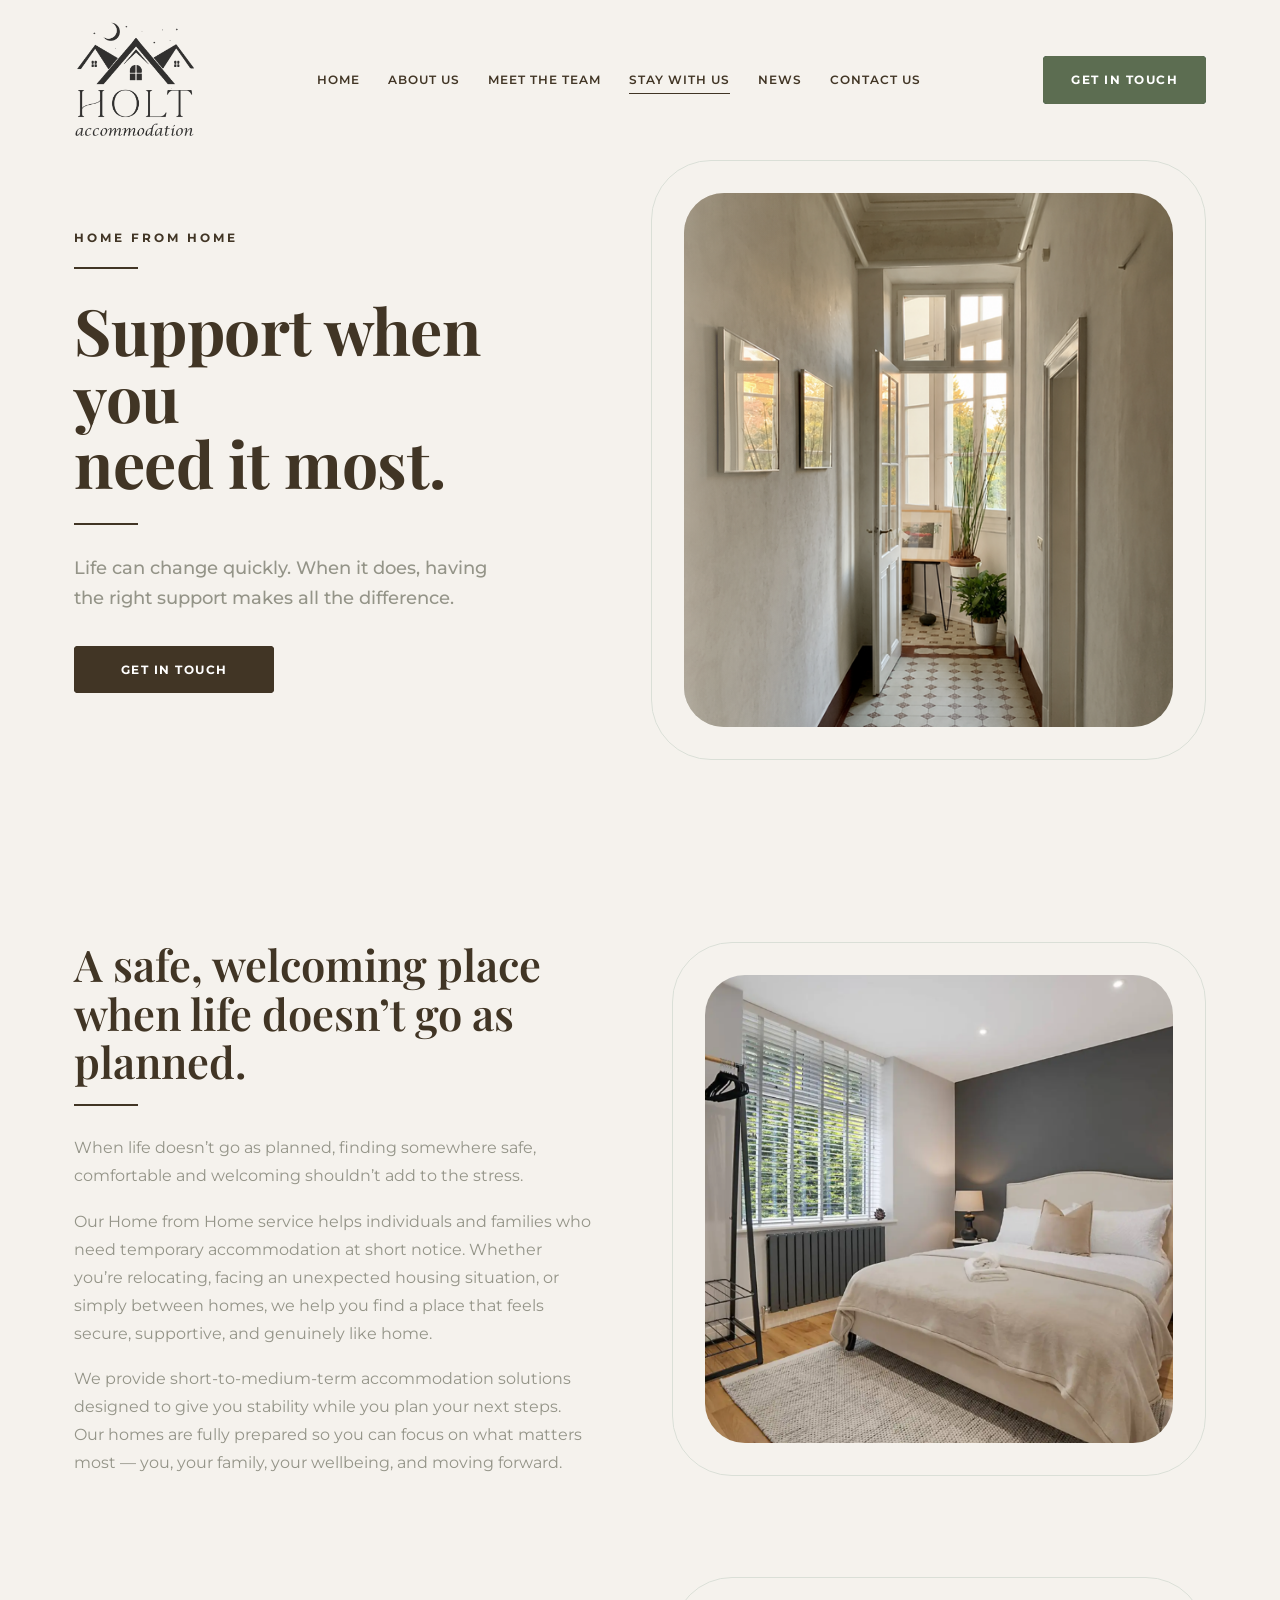
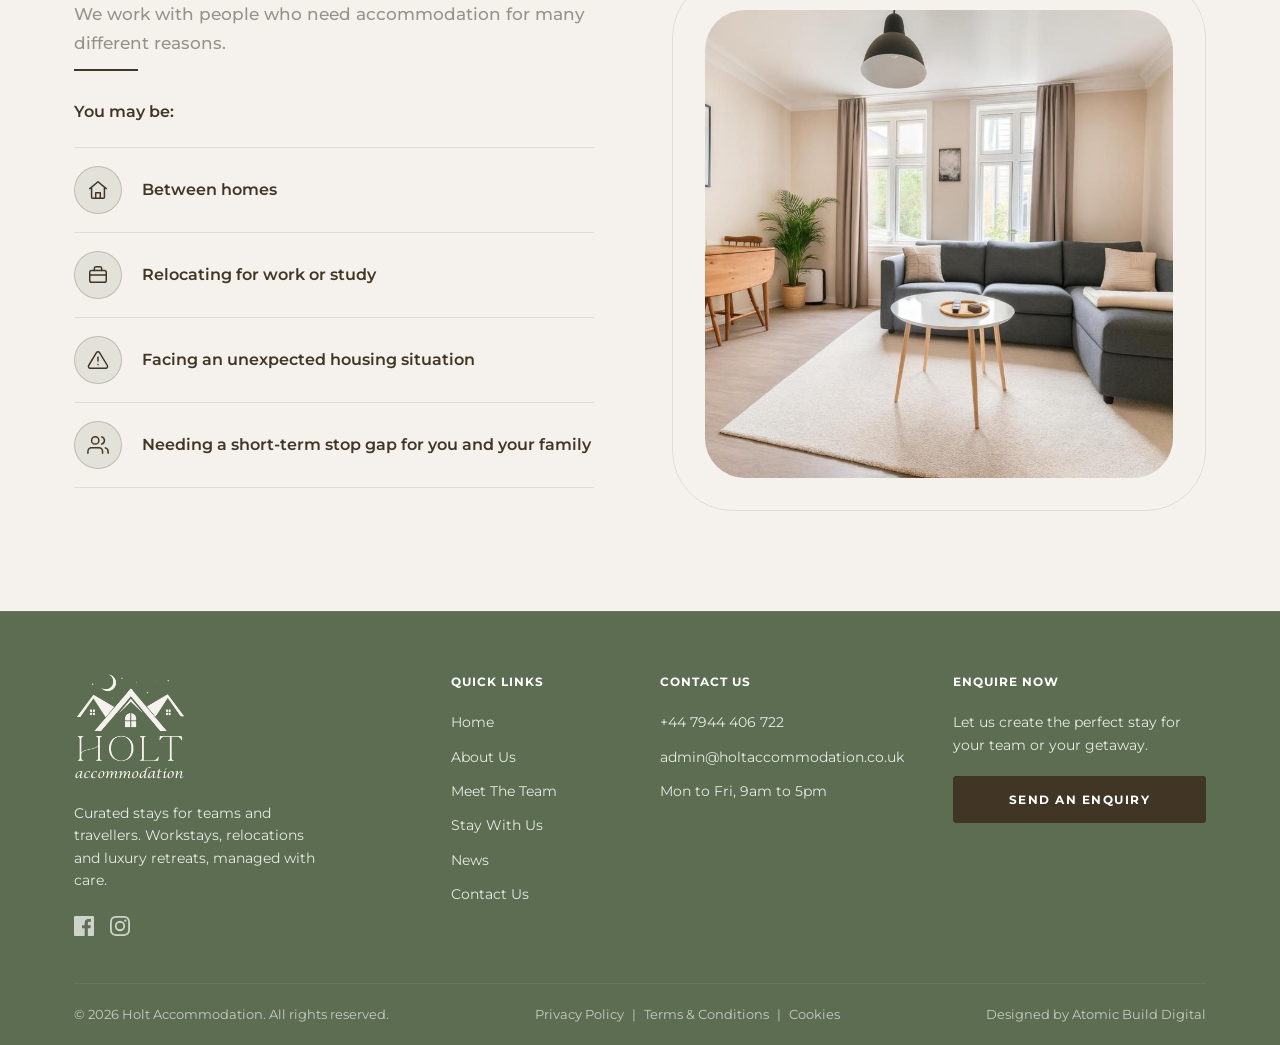
<file: home4home.html>
<!DOCTYPE html>
<html lang="en">
<head>
    <meta charset="UTF-8">
    <meta name="viewport" content="width=device-width, initial-scale=1.0">
    <title>Home from Home - Holt Accommodation</title>
    <link rel="preconnect" href="https://fonts.googleapis.com">
    <link rel="preconnect" href="https://fonts.gstatic.com" crossorigin>
    <link href="https://fonts.googleapis.com/css2?family=Montserrat:wght@400;500;600;700&family=Playfair+Display:ital,wght@0,400;0,500;0,600;0,700;0,800;1,400;1,600&display=swap" rel="stylesheet">
    <link rel="stylesheet" href="styles.css">
</head>
<body class="home4home-page">

    <header id="header" class="header staywithus-header">
        <div class="container header-container">
            <a href="index.html" class="logo">
                <img src="assets/images/logo.png" alt="Holt Accommodation Logo">
            </a>

            <nav class="nav-menu" id="navMenu">
                <ul class="nav-list">
                    <li><a href="index.html" class="nav-link">Home</a></li>
                    <li><a href="aboutus.html" class="nav-link">About Us</a></li>
                    <li><a href="meettheteam.html" class="nav-link">Meet The Team</a></li>
                    <li class="nav-item-dropdown">
                        <a href="staywithus.html" class="nav-link active" aria-haspopup="true" aria-expanded="false">Stay With Us</a>
                        <ul class="nav-dropdown">
                            <li><a href="corporatestays.html" class="nav-dropdown-link">Corporate Stays</a></li>
                            <li><a href="home4home.html" class="nav-dropdown-link">Home From Home</a></li>
                            <li><a href="luxury-retreat.html" class="nav-dropdown-link">The Old Rectory</a></li>
                        </ul>
                    </li>
                    <li><a href="news.html" class="nav-link">News</a></li>
                    <li><a href="contactus.html" class="nav-link">Contact Us</a></li>
                </ul>
                <a href="contactus.html" class="btn btn-olive mobile-enquire btn-pan-hover"><span>Get In Touch</span></a>
            </nav>

            <div class="header-right">
                <a href="contactus.html" class="btn btn-olive desktop-enquire btn-pan-hover"><span>Get In Touch</span></a>
                <button class="hamburger staywithus-hamburger" id="hamburger" aria-label="Toggle Menu">
                    <span></span>
                    <span></span>
                    <span></span>
                </button>
            </div>
        </div>
    </header>

    <main>
        <!-- ============================ HERO ============================ -->
        <section class="h4h-hero js-reveal" aria-labelledby="h4h-hero-title">
            <div class="container">
                <div class="h4h-hero-grid">

                    <!-- Left: editorial copy -->
                    <div class="h4h-hero-copy fade-in stagger-1">
                        <span class="h4h-eyebrow">Home from Home</span>
                        <span class="corp-rule h4h-rule" aria-hidden="true"></span>
                        <h1 class="h4h-hero-title" id="h4h-hero-title">Support when you<br>need it most.</h1>
                        <span class="corp-rule h4h-rule" aria-hidden="true"></span>
                        <p class="h4h-hero-lede">Life can change quickly. When it does, having the right support makes all the difference.</p>
                        <a href="contactus.html" class="btn btn-terracotta h4h-hero-btn btn-pan-hover"><span>Get In Touch</span></a>
                    </div>

                    <!-- Right: fade slideshow -->
                    <div class="h4h-hero-visual fade-in stagger-2">
                        <div class="h4h-hero-slider" role="group" aria-roledescription="slideshow" aria-label="Holt Home from Home accommodation">
                            <figure class="h4h-slide is-active">
                                <img src="assets/images/home4homeroom.png" alt="Calm temporary accommodation lounge" loading="lazy" onerror="this.style.display='none'">
                            </figure>
                            <figure class="h4h-slide">
                                <img src="assets/images/home4homewalk.png" alt="Welcoming furnished home interior" loading="lazy" onerror="this.style.display='none'">
                            </figure>
                            <span class="h4h-photo-fallback" aria-hidden="true">Add your hero images here</span>
                        </div>
                    </div>

                </div>
            </div>
        </section>

        <!-- ============================ SECTION 1: INTRO ============================ -->
        <section class="h4h-intro section-padding js-reveal" aria-labelledby="h4h-intro-title">
            <div class="container">
                <div class="h4h-intro-grid">

                    <!-- Left copy -->
                    <div class="h4h-intro-copy fade-in stagger-1">
                        <h2 class="h4h-section-title" id="h4h-intro-title">A safe, welcoming place<br>when life doesn&rsquo;t go as planned.</h2>
                        <span class="corp-rule h4h-rule" aria-hidden="true"></span>
                        <p>When life doesn&rsquo;t go as planned, finding somewhere safe, comfortable and welcoming shouldn&rsquo;t add to the stress.</p>
                        <p>Our Home from Home service helps individuals and families who need temporary accommodation at short notice. Whether you&rsquo;re relocating, facing an unexpected housing situation, or simply between homes, we help you find a place that feels secure, supportive, and genuinely like home.</p>
                        <p>We provide short-to-medium-term accommodation solutions designed to give you stability while you plan your next steps. Our homes are fully prepared so you can focus on what matters most &mdash; you, your family, your wellbeing, and moving forward.</p>
                    </div>

                    <!-- Right image -->
                    <div class="h4h-intro-visual fade-in stagger-2">
                        <figure class="h4h-photo h4h-intro-photo">
                            <img src="assets/images/Bedroom 3.png" alt="Calm furnished bedroom for short-term accommodation" loading="lazy" onerror="this.style.display='none'">
                            <span class="h4h-photo-fallback">Bedroom</span>
                        </figure>
                    </div>

                </div>
            </div>
        </section>

        <!-- ============================ SECTION 2: REASONS ============================ -->
        <section class="h4h-reasons section-padding js-reveal" aria-labelledby="h4h-reasons-title">
            <div class="container">
                <div class="h4h-reasons-grid">

                    <!-- Left copy + list -->
                    <div class="h4h-reasons-copy fade-in stagger-1">
                        <p class="h4h-reasons-subtitle" id="h4h-reasons-title">We work with people who need accommodation for many different reasons.</p>
                        <span class="corp-rule h4h-rule" aria-hidden="true"></span>
                        <p class="h4h-reasons-label">You may be:</p>
                        <ul class="h4h-reason-list">
                            <li class="h4h-reason">
                                <span class="h4h-reason-icon" aria-hidden="true">
                                    <svg viewBox="0 0 24 24" fill="none" stroke="currentColor" stroke-width="1.6" stroke-linecap="round" stroke-linejoin="round"><path d="M3 10.5 12 3l9 7.5"></path><path d="M5 9.5V20a1 1 0 0 0 1 1h12a1 1 0 0 0 1-1V9.5"></path><path d="M9.5 21v-6h5v6"></path></svg>
                                </span>
                                <span class="h4h-reason-text">Between homes</span>
                            </li>
                            <li class="h4h-reason">
                                <span class="h4h-reason-icon" aria-hidden="true">
                                    <svg viewBox="0 0 24 24" fill="none" stroke="currentColor" stroke-width="1.6" stroke-linecap="round" stroke-linejoin="round"><rect x="3" y="7" width="18" height="13" rx="2"></rect><path d="M8 7V5a2 2 0 0 1 2-2h4a2 2 0 0 1 2 2v2"></path><line x1="3" y1="12" x2="21" y2="12"></line></svg>
                                </span>
                                <span class="h4h-reason-text">Relocating for work or study</span>
                            </li>
                            <li class="h4h-reason">
                                <span class="h4h-reason-icon" aria-hidden="true">
                                    <svg viewBox="0 0 24 24" fill="none" stroke="currentColor" stroke-width="1.6" stroke-linecap="round" stroke-linejoin="round"><path d="M10.29 3.86 1.82 18a2 2 0 0 0 1.71 3h16.94a2 2 0 0 0 1.71-3L13.71 3.86a2 2 0 0 0-3.42 0z"></path><line x1="12" y1="9" x2="12" y2="13"></line><line x1="12" y1="17" x2="12.01" y2="17"></line></svg>
                                </span>
                                <span class="h4h-reason-text">Facing an unexpected housing situation</span>
                            </li>
                            <li class="h4h-reason">
                                <span class="h4h-reason-icon" aria-hidden="true">
                                    <svg viewBox="0 0 24 24" fill="none" stroke="currentColor" stroke-width="1.6" stroke-linecap="round" stroke-linejoin="round"><path d="M17 21v-2a4 4 0 0 0-4-4H5a4 4 0 0 0-4 4v2"></path><circle cx="9" cy="7" r="4"></circle><path d="M23 21v-2a4 4 0 0 0-3-3.87"></path><path d="M16 3.13a4 4 0 0 1 0 7.75"></path></svg>
                                </span>
                                <span class="h4h-reason-text">Needing a short-term stop gap for you and your family</span>
                            </li>
                        </ul>
                    </div>

                    <!-- Right image -->
                    <div class="h4h-reasons-visual fade-in stagger-2">
                        <figure class="h4h-photo h4h-reasons-photo">
                            <img src="assets/images/Central - Living.jpg" alt="Bright kitchen and dining space in a furnished temporary home" loading="lazy" onerror="this.style.display='none'">
                            <span class="h4h-photo-fallback">Kitchen &amp; dining</span>
                        </figure>
                    </div>

                </div>
            </div>
        </section>

       
    </main>

    <footer id="contact" class="footer bg-olive text-white js-reveal">
        <div class="container">
            <div class="footer-grid">
                <div class="footer-col">
                    <img src="assets/images/logo.png" alt="Holt Accommodation Logo" class="footer-logo">
                    <p class="footer-desc">Curated stays for teams and travellers. Workstays, relocations and luxury retreats, managed with care.</p>
                    <div class="social-links">
                        <a href="https://www.facebook.com/holtaccommodationsolutionsltd/" target="_blank" rel="noopener noreferrer" aria-label="Holt Accommodation on Facebook"><svg viewBox="0 0 24 24" width="20" height="20"><path fill="currentColor" d="M22.675 0H1.325C.593 0 0 .593 0 1.325v21.351C0 23.407.593 24 1.325 24H12.82v-9.294H9.692v-3.622h3.128V8.413c0-3.1 1.893-4.788 4.659-4.788 1.325 0 2.463.099 2.795.143v3.24l-1.918.001c-1.504 0-1.795.715-1.795 1.763v2.313h3.587l-.467 3.622h-3.12V24h6.116c.73 0 1.323-.593 1.323-1.325V1.325C24 .593 23.407 0 22.675 0z"/></svg></a>
                        <a href="https://www.instagram.com/holtaccommodationsolutionsltd/" target="_blank" rel="noopener noreferrer" aria-label="Holt Accommodation on Instagram"><svg viewBox="0 0 24 24" width="20" height="20"><path fill="currentColor" d="M12 2.163c3.204 0 3.584.012 4.85.07 3.252.148 4.771 1.691 4.919 4.919.058 1.265.069 1.645.069 4.849 0 3.205-.012 3.584-.069 4.849-.149 3.225-1.664 4.771-4.919 4.919-1.266.058-1.644.07-4.85.07-3.204 0-3.584-.012-4.849-.07-3.26-.149-4.771-1.699-4.919-4.92-.058-1.265-.07-1.644-.07-4.849 0-3.204.013-3.583.07-4.849.149-3.227 1.664-4.771 4.919-4.919 1.266-.057 1.645-.069 4.849-.069zM12 0C8.741 0 8.333.014 7.053.072 2.695.272.273 2.69.073 7.052.014 8.333 0 8.741 0 12c0 3.259.014 3.668.072 4.948.2 4.358 2.618 6.78 6.98 6.98C8.333 23.986 8.741 24 12 24c3.259 0 3.668-.014 4.948-.072 4.354-.2 6.782-2.618 6.979-6.98.059-1.28.073-1.689.073-4.948 0-3.259-.014-3.667-.072-4.947-.196-4.354-2.617-6.78-6.979-6.98C15.668.014 15.259 0 12 0zm0 5.838a6.162 6.162 0 100 12.324 6.162 6.162 0 000-12.324zM12 16a4 4 0 110-8 4 4 0 010 8zm6.406-11.845a1.44 1.44 0 100 2.881 1.44 1.44 0 000-2.881z"/></svg></a>
                    </div>
                </div>

                <div class="footer-col">
                    <h4 class="footer-heading">Quick Links</h4>
                    <ul class="footer-links">
                        <li><a href="index.html">Home</a></li>
                        <li><a href="aboutus.html">About Us</a></li>
                        <li><a href="meettheteam.html">Meet The Team</a></li>
                        <li><a href="staywithus.html">Stay With Us</a></li>
                        <li><a href="news.html">News</a></li>
                        <li><a href="contactus.html">Contact Us</a></li>
                    </ul>
                </div>

                <div class="footer-col">
                    <h4 class="footer-heading">Contact Us</h4>
                    <ul class="footer-contact">
                        <li>+44 7944 406 722</li>
                        <li>admin@holtaccommodation.co.uk</li>
                        <li>Mon to Fri, 9am to 5pm</li>
                    </ul>
                </div>

                <div class="footer-col" id="enquire">
                    <h4 class="footer-heading">Enquire Now</h4>
                    <p class="footer-text">Let us create the perfect stay for your team or your getaway.</p>
                    <a href="contactus.html" class="btn btn-terracotta btn-full footer-enquire-btn btn-pan-hover"><span>Send An Enquiry</span></a>
                </div>
            </div>

            <div class="footer-bottom">
                <p>&copy; 2026 Holt Accommodation. All rights reserved.</p>
                <p class="footer-legal">
                    <!-- TODO: link to real Privacy / Terms / Cookies pages once created -->
                    <a href="#">Privacy Policy</a> |
                    <a href="#">Terms &amp; Conditions</a> |
                    <a href="#">Cookies</a>
                </p>
                <p>Designed by Atomic Build Digital</p>
            </div>
        </div>
    </footer>

    <script src="script.js"></script>
</body>
</html>
</file>
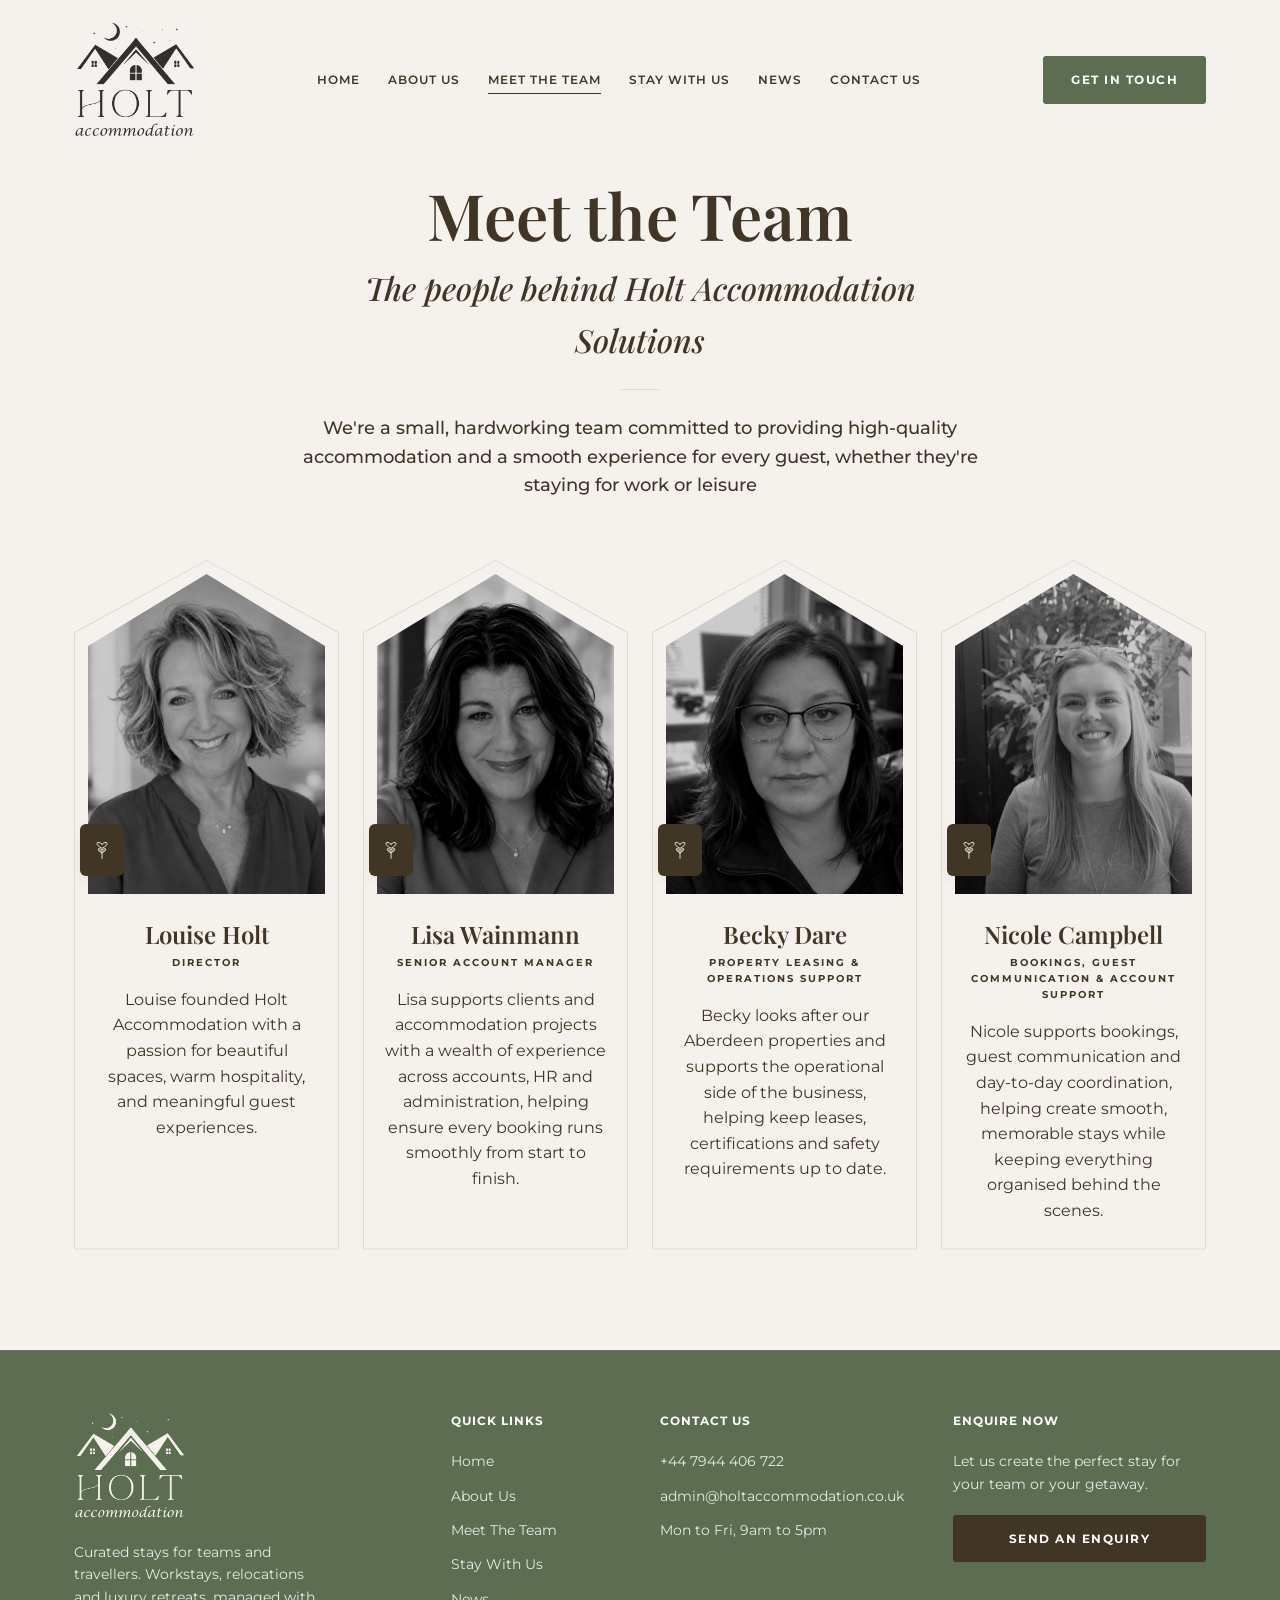
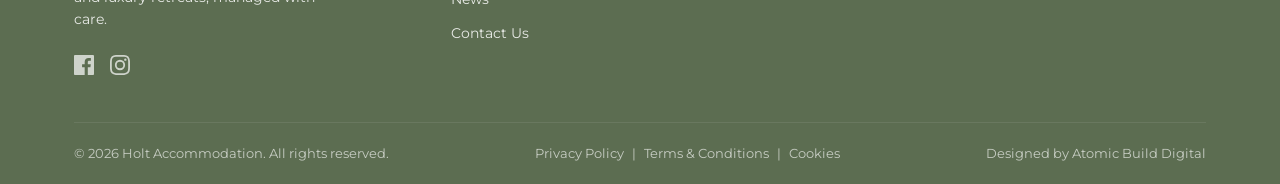
<file: meettheteam.html>
<!DOCTYPE html>
<html lang="en">
<head>
    <meta charset="UTF-8">
    <meta name="viewport" content="width=device-width, initial-scale=1.0">
    <title>Meet the Team | Holt Accommodation</title>
    <link rel="preconnect" href="https://fonts.googleapis.com">
    <link rel="preconnect" href="https://fonts.gstatic.com" crossorigin>
    <link href="https://fonts.googleapis.com/css2?family=Montserrat:wght@400;500;600;700&family=Playfair+Display:ital,wght@0,400;0,500;0,600;0,700;0,800;1,400;1,600&display=swap" rel="stylesheet">
    <link rel="stylesheet" href="styles.css">
</head>
<body class="meet-team-page">

    <header id="header" class="header">
        <div class="container header-container">
            <a href="index.html" class="logo">
                <img src="assets/images/logo.png" alt="Holt Accommodation Logo">
            </a>
            
            <nav class="nav-menu" id="navMenu">
                <ul class="nav-list">
                    <li><a href="index.html" class="nav-link">Home</a></li>
                    <li><a href="aboutus.html" class="nav-link">About Us</a></li>
                    <li><a href="meettheteam.html" class="nav-link active">Meet The Team</a></li>
                    <li class="nav-item-dropdown">
                        <a href="staywithus.html" class="nav-link" aria-haspopup="true" aria-expanded="false">Stay With Us</a>
                        <ul class="nav-dropdown">
                            <li><a href="corporatestays.html" class="nav-dropdown-link">Corporate Stays</a></li>
                            <li><a href="home4home.html" class="nav-dropdown-link">Home From Home</a></li>
                            <li><a href="luxury-retreat.html" class="nav-dropdown-link">The Old Rectory</a></li>
                        </ul>
                    </li>
                    <li><a href="news.html" class="nav-link">News</a></li>
                    <li><a href="contactus.html" class="nav-link">Contact Us</a></li>
                </ul>
                <a href="contactus.html" class="btn btn-olive mobile-enquire btn-pan-hover"><span>GET IN TOUCH</span></a>
            </nav>
            
            <div class="header-right">
                <a href="contactus.html" class="btn btn-olive desktop-enquire btn-pan-hover"><span>GET IN TOUCH</span></a>
                <button class="hamburger" id="hamburger" aria-label="Toggle Menu">
                    <span></span>
                    <span></span>
                    <span></span>
                </button>
            </div>
        </div>
    </header>

    <main>
        <section class="team-hero section-padding">
            
            <div class="team-botanical-left">
                <svg viewBox="0 0 150 300" fill="none" stroke="var(--beige)" stroke-width="1" opacity="0.4">
                    <path d="M0 300 Q60 150 150 0 M20 220 Q80 180 120 120 M0 180 Q60 120 90 80 M40 260 Q100 220 140 180" stroke-linecap="round" stroke-linejoin="round"/>
                    <path d="M70 140 C 80 120, 110 110, 120 120 C 110 140, 80 150, 70 140" fill="var(--beige)" opacity="0.2"/>
                    <path d="M30 200 C 40 180, 70 170, 80 180 C 70 200, 40 210, 30 200" fill="var(--beige)" opacity="0.2"/>
                </svg>
            </div>

            <div class="container">
                <div class="team-header-content text-center js-reveal stagger-1">
                   
                    <h1 class="team-title font-serif">Meet the Team</h1>
                    <h2 class="team-subtitle font-serif">The people behind Holt Accommodation Solutions</h2>
                    <div class="team-divider"></div>
                    <p class="team-intro body-text">We&#39;re a small, hardworking team committed to providing high-quality
accommodation and a smooth experience for every guest, whether they&#39;re
staying for work or leisure</p>
                </div>

                <div class="team-grid">
                    
                    <div class="team-card team-card-featured js-reveal stagger-2">
                        <div class="team-card-inner">
                            <div class="team-img-wrap">
                                <img src="assets/images/Louise Photo.jpeg" onerror="this.src='assets/images/idea 2.png'" alt="Louise Holt" class="team-img">
                                <div class="team-badge shadow-sm">
                                    <svg viewBox="0 0 24 24" width="20" height="20" fill="none" stroke="var(--white)" stroke-width="1" stroke-linecap="round" stroke-linejoin="round">
                                        <path d="M12 22v-7l-3-3m3 3l3-3m-3-7c-2-2-6-3-6-1s2 4 6 6c4-2 6-4 6-6s-4-1-6 1z"></path>
                                        <path d="M12 12c-1.5-1.5-4.5-2.5-4.5-1s1.5 3 4.5 4.5c3-1.5 4.5-3 4.5-4.5s-3-.5-4.5 1z"></path>
                                    </svg>
                                </div>
                            </div>
                            <div class="team-text-wrap">
                                <h3 class="team-name">Louise Holt</h3>
                                <span class="team-role">DIRECTOR</span>
                                <p class="team-desc">Louise founded Holt Accommodation with a passion for beautiful spaces, warm hospitality, and meaningful guest experiences.</p>
                            </div>
                        </div>
                    </div>

                    <div class="team-card team-card-standard js-reveal stagger-3">
                        <div class="team-img-wrap">
                            <img src="assets/images/Lisa.jpeg" onerror="this.src='assets/images/idea 2.png'" alt="Lisa Wainmann" class="team-img">
                            <div class="team-badge shadow-sm">
                                <svg viewBox="0 0 24 24" width="20" height="20" fill="none" stroke="var(--white)" stroke-width="1" stroke-linecap="round" stroke-linejoin="round">
                                    <path d="M12 22v-7l-3-3m3 3l3-3m-3-7c-2-2-6-3-6-1s2 4 6 6c4-2 6-4 6-6s-4-1-6 1z"></path>
                                    <path d="M12 12c-1.5-1.5-4.5-2.5-4.5-1s1.5 3 4.5 4.5c3-1.5 4.5-3 4.5-4.5s-3-.5-4.5 1z"></path>
                                </svg>
                            </div>
                        </div>
                        <div class="team-text-wrap">
                            <h3 class="team-name">Lisa Wainmann</h3>
                            <span class="team-role">Senior Account Manager</span>
                            <p class="team-desc">Lisa supports clients and accommodation projects with a wealth of experience across accounts, HR and administration, helping ensure every booking runs smoothly from start to finish.</p>
                        </div>
                    </div>

                    <div class="team-card team-card-standard js-reveal stagger-4">
                        <div class="team-img-wrap">
                            <img src="assets/images/Becky.jpeg" onerror="this.src='assets/images/idea 2.png'" alt="Becky Dare" class="team-img">
                            <div class="team-badge shadow-sm">
                                <svg viewBox="0 0 24 24" width="20" height="20" fill="none" stroke="var(--white)" stroke-width="1" stroke-linecap="round" stroke-linejoin="round">
                                    <path d="M12 22v-7l-3-3m3 3l3-3m-3-7c-2-2-6-3-6-1s2 4 6 6c4-2 6-4 6-6s-4-1-6 1z"></path>
                                    <path d="M12 12c-1.5-1.5-4.5-2.5-4.5-1s1.5 3 4.5 4.5c3-1.5 4.5-3 4.5-4.5s-3-.5-4.5 1z"></path>
                                </svg>
                            </div>
                        </div>
                        <div class="team-text-wrap">
                            <h3 class="team-name">Becky Dare</h3>
                            <span class="team-role">Property Leasing &amp; Operations Support</span>
                            <p class="team-desc">Becky looks after our Aberdeen properties and supports the operational side of the business, helping keep leases, certifications and safety requirements up to date.</p>
                        </div>
                    </div>

                    <div class="team-card team-card-standard js-reveal stagger-5">
                        <div class="team-img-wrap">
                            <img src="assets/images/Nicolepic.jpeg" onerror="this.src='assets/images/idea 2.png'" alt="Nicole Campbell" class="team-img">
                            <div class="team-badge shadow-sm">
                                <svg viewBox="0 0 24 24" width="20" height="20" fill="none" stroke="var(--white)" stroke-width="1" stroke-linecap="round" stroke-linejoin="round">
                                    <path d="M12 22v-7l-3-3m3 3l3-3m-3-7c-2-2-6-3-6-1s2 4 6 6c4-2 6-4 6-6s-4-1-6 1z"></path>
                                    <path d="M12 12c-1.5-1.5-4.5-2.5-4.5-1s1.5 3 4.5 4.5c3-1.5 4.5-3 4.5-4.5s-3-.5-4.5 1z"></path>
                                </svg>
                            </div>
                        </div>
                        <div class="team-text-wrap">
                            <h3 class="team-name">Nicole Campbell</h3>
                            <span class="team-role">Bookings, Guest Communication &amp; Account Support</span>
                            <p class="team-desc">Nicole supports bookings, guest communication and day-to-day coordination, helping create smooth, memorable stays while keeping everything organised behind the scenes.</p>
                        </div>
                    </div>

                </div>

                

            </div>
        </section>
    </main>

    <footer id="contact" class="footer bg-olive text-white js-reveal">
        <div class="container">
            <div class="footer-grid">
                <div class="footer-col">
                    <img src="assets/images/logo.png" alt="Holt Accommodation Logo" class="footer-logo">
                    <p class="footer-desc">Curated stays for teams and travellers. Workstays, relocations and luxury retreats, managed with care.</p>
                    <div class="social-links">
                        <a href="https://www.facebook.com/holtaccommodationsolutionsltd/" target="_blank" rel="noopener noreferrer" aria-label="Holt Accommodation on Facebook"><svg viewBox="0 0 24 24" width="20" height="20"><path fill="currentColor" d="M22.675 0H1.325C.593 0 0 .593 0 1.325v21.351C0 23.407.593 24 1.325 24H12.82v-9.294H9.692v-3.622h3.128V8.413c0-3.1 1.893-4.788 4.659-4.788 1.325 0 2.463.099 2.795.143v3.24l-1.918.001c-1.504 0-1.795.715-1.795 1.763v2.313h3.587l-.467 3.622h-3.12V24h6.116c.73 0 1.323-.593 1.323-1.325V1.325C24 .593 23.407 0 22.675 0z"/></svg></a>
                        <a href="https://www.instagram.com/holtaccommodationsolutionsltd/" target="_blank" rel="noopener noreferrer" aria-label="Holt Accommodation on Instagram"><svg viewBox="0 0 24 24" width="20" height="20"><path fill="currentColor" d="M12 2.163c3.204 0 3.584.012 4.85.07 3.252.148 4.771 1.691 4.919 4.919.058 1.265.069 1.645.069 4.849 0 3.205-.012 3.584-.069 4.849-.149 3.225-1.664 4.771-4.919 4.919-1.266.058-1.644.07-4.85.07-3.204 0-3.584-.012-4.849-.07-3.26-.149-4.771-1.699-4.919-4.92-.058-1.265-.07-1.644-.07-4.849 0-3.204.013-3.583.07-4.849.149-3.227 1.664-4.771 4.919-4.919 1.266-.057 1.645-.069 4.849-.069zM12 0C8.741 0 8.333.014 7.053.072 2.695.272.273 2.69.073 7.052.014 8.333 0 8.741 0 12c0 3.259.014 3.668.072 4.948.2 4.358 2.618 6.78 6.98 6.98C8.333 23.986 8.741 24 12 24c3.259 0 3.668-.014 4.948-.072 4.354-.2 6.782-2.618 6.979-6.98.059-1.28.073-1.689.073-4.948 0-3.259-.014-3.667-.072-4.947-.196-4.354-2.617-6.78-6.979-6.98C15.668.014 15.259 0 12 0zm0 5.838a6.162 6.162 0 100 12.324 6.162 6.162 0 000-12.324zM12 16a4 4 0 110-8 4 4 0 010 8zm6.406-11.845a1.44 1.44 0 100 2.881 1.44 1.44 0 000-2.881z"/></svg></a>
                    </div>
                </div>

                <div class="footer-col">
                    <h4 class="footer-heading">Quick Links</h4>
                    <ul class="footer-links">
                        <li><a href="index.html">Home</a></li>
                        <li><a href="aboutus.html">About Us</a></li>
                        <li><a href="meettheteam.html">Meet The Team</a></li>
                        <li><a href="staywithus.html">Stay With Us</a></li>
                        <li><a href="news.html">News</a></li>
                        <li><a href="contactus.html">Contact Us</a></li>
                    </ul>
                </div>

                <div class="footer-col">
                    <h4 class="footer-heading">Contact Us</h4>
                    <ul class="footer-contact">
                        <li>+44 7944 406 722</li>
                        <li>admin@holtaccommodation.co.uk</li>
                        <li>Mon to Fri, 9am to 5pm</li>
                    </ul>
                </div>

                <div class="footer-col" id="enquire">
                    <h4 class="footer-heading">Enquire Now</h4>
                    <p class="footer-text">Let us create the perfect stay for your team or your getaway.</p>
                    <a href="contactus.html" class="btn btn-terracotta btn-full footer-enquire-btn btn-pan-hover"><span>Send An Enquiry</span></a>
                </div>
            </div>

            <div class="footer-bottom">
                <p>&copy; 2026 Holt Accommodation. All rights reserved.</p>
                <p class="footer-legal">
                    <!-- TODO: link to real Privacy / Terms / Cookies pages once created -->
                    <a href="#">Privacy Policy</a> |
                    <a href="#">Terms &amp; Conditions</a> |
                    <a href="#">Cookies</a>
                </p>
                <p>Designed by Atomic Build Digital</p>
            </div>
        </div>
    </footer>

    <script src="script.js"></script>
</body>
</html>
</file>
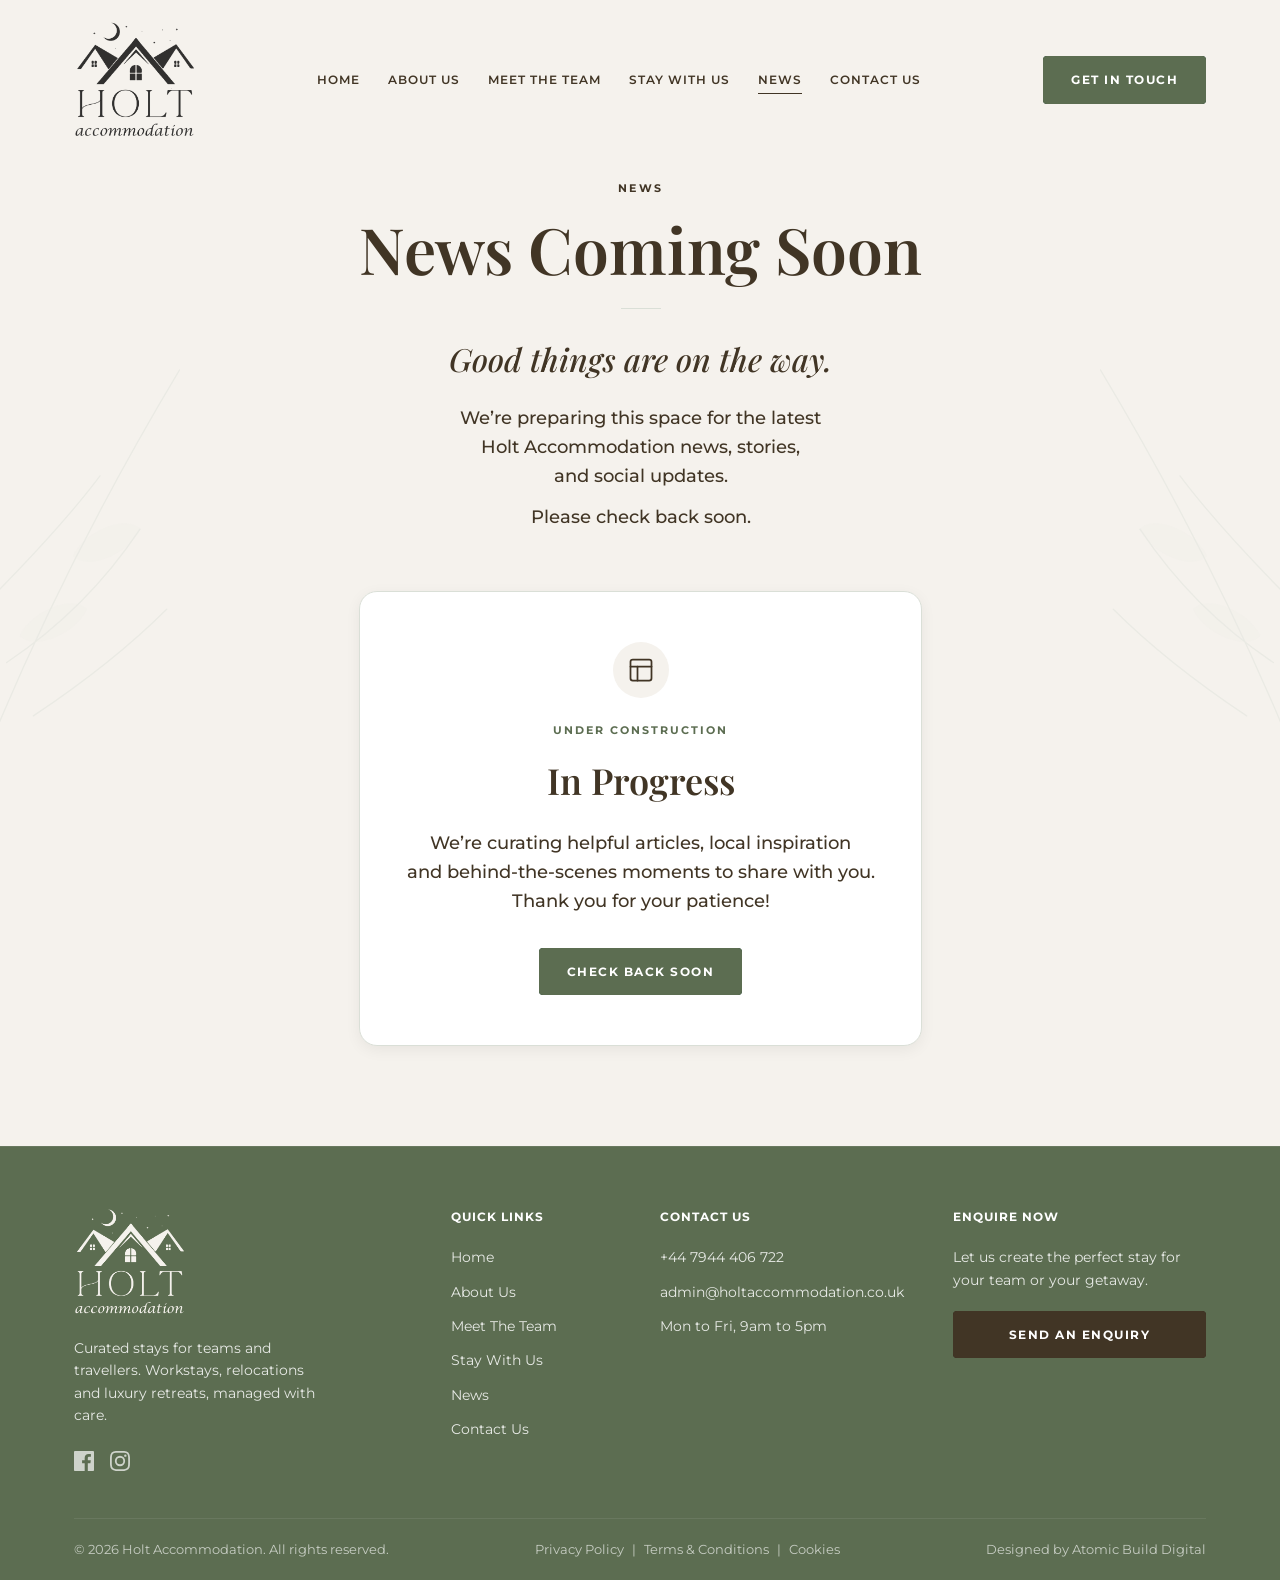
<file: news.html>
<!DOCTYPE html>
<html lang="en">
<head>
    <meta charset="UTF-8">
    <meta name="viewport" content="width=device-width, initial-scale=1.0">
    <title>News | Holt Accommodation</title>
    <link rel="preconnect" href="https://fonts.googleapis.com">
    <link rel="preconnect" href="https://fonts.gstatic.com" crossorigin>
    <link href="https://fonts.googleapis.com/css2?family=Montserrat:wght@400;500;600;700&family=Playfair+Display:ital,wght@0,400;0,500;0,600;0,700;0,800;1,400;1,600&display=swap" rel="stylesheet">
    <link rel="stylesheet" href="styles.css">
    </head>
<body class="news-page">

    <header id="header" class="header">
        <div class="container header-container">
            <a href="index.html" class="logo">
                <img src="assets/images/logo.png" alt="Holt Accommodation Logo">
            </a>
            
            <nav class="nav-menu" id="navMenu">
                <ul class="nav-list">
                    <li><a href="index.html" class="nav-link">Home</a></li>
                    <li><a href="aboutus.html" class="nav-link">About Us</a></li>
                    <li><a href="meettheteam.html" class="nav-link">Meet The Team</a></li>
                    <li class="nav-item-dropdown">
                        <a href="staywithus.html" class="nav-link" aria-haspopup="true" aria-expanded="false">Stay With Us</a>
                        <ul class="nav-dropdown">
                            <li><a href="corporatestays.html" class="nav-dropdown-link">Corporate Stays</a></li>
                            <li><a href="home4home.html" class="nav-dropdown-link">Home From Home</a></li>
                            <li><a href="luxury-retreat.html" class="nav-dropdown-link">The Old Rectory</a></li>
                        </ul>
                    </li>
                    <li><a href="news.html" class="nav-link active">News</a></li>
                    <li><a href="contactus.html" class="nav-link">Contact Us</a></li>
                </ul>
                <a href="contactus.html" class="btn btn-olive mobile-enquire btn-pan-hover"><span>GET IN TOUCH</span></a>
            </nav>
            
            <div class="header-right">
                <a href="contactus.html" class="btn btn-olive desktop-enquire btn-pan-hover"><span>GET IN TOUCH</span></a>
                <button class="hamburger" id="hamburger" aria-label="Toggle Menu">
                    <span></span>
                    <span></span>
                    <span></span>
                </button>
            </div>
        </div>
    </header>

    <main>
        <section class="news-hero section-padding">
            <div class="news-botanical-left">
                <svg viewBox="0 0 150 300" fill="none" stroke="var(--beige)" stroke-width="1" opacity="0.4">
                    <path d="M0 300 Q60 150 150 0 M20 220 Q80 180 120 120 M0 180 Q60 120 90 80 M40 260 Q100 220 140 180" stroke-linecap="round" stroke-linejoin="round"/>
                    <path d="M70 140 C 80 120, 110 110, 120 120 C 110 140, 80 150, 70 140" fill="var(--beige)" opacity="0.2"/>
                    <path d="M30 200 C 40 180, 70 170, 80 180 C 70 200, 40 210, 30 200" fill="var(--beige)" opacity="0.2"/>
                </svg>
            </div>

            <div class="news-botanical-right">
                <svg viewBox="0 0 150 300" fill="none" stroke="var(--beige)" stroke-width="1" opacity="0.4">
                    <path d="M0 300 Q60 150 150 0 M20 220 Q80 180 120 120 M0 180 Q60 120 90 80 M40 260 Q100 220 140 180" stroke-linecap="round" stroke-linejoin="round"/>
                    <path d="M70 140 C 80 120, 110 110, 120 120 C 110 140, 80 150, 70 140" fill="var(--beige)" opacity="0.2"/>
                    <path d="M30 200 C 40 180, 70 170, 80 180 C 70 200, 40 210, 30 200" fill="var(--beige)" opacity="0.2"/>
                </svg>
            </div>

            <div class="container news-content-wrapper">
                
                <div class="news-header-content js-reveal stagger-1 text-center">
                    <span class="news-label">NEWS</span>
                    <h1 class="news-title font-serif">News Coming Soon</h1>
                    
                    <div class="news-divider"></div>
                    
                    <h2 class="news-subtitle font-serif">Good things are on the way.</h2>
                    <p class="news-intro body-text">
                        We’re preparing this space for the latest<br class="desktop-only">
                        Holt Accommodation news, stories,<br class="desktop-only">
                        and social updates.
                    </p>
                    <p class="news-intro body-text">Please check back soon.</p>
                </div>

                <div class="news-card js-reveal stagger-2">
                    <div class="news-card-inner">
                        <div class="news-card-icon-wrap">
                            <svg viewBox="0 0 24 24" width="28" height="28" fill="none" stroke="currentColor" stroke-width="1.5" stroke-linecap="round" stroke-linejoin="round">
                                <rect x="3" y="3" width="18" height="18" rx="2" ry="2"></rect>
                                <line x1="3" y1="9" x2="21" y2="9"></line>
                                <line x1="9" y1="21" x2="9" y2="9"></line>
                            </svg>
                        </div>
                        <span class="news-card-label">UNDER CONSTRUCTION</span>
                        <h3 class="news-card-title font-serif">In Progress</h3>
                        <p class="news-card-desc body-text">
                            We’re curating helpful articles, local inspiration<br class="desktop-only">
                            and behind-the-scenes moments to share with you.<br class="desktop-only">
                            Thank you for your patience!
                        </p>
                        
                        <a href="index.html" class="btn btn-olive btn-pan-hover news-shake-btn" id="newsShakeBtn">
                            <span>CHECK BACK SOON</span>
                        </a>
                    </div>
                </div>

            </div>
        </section>
    </main>

    <footer id="contact" class="footer bg-olive text-white js-reveal">
        <div class="container">
            <div class="footer-grid">
                <div class="footer-col">
                    <img src="assets/images/logo.png" alt="Holt Accommodation Logo" class="footer-logo">
                    <p class="footer-desc">Curated stays for teams and travellers. Workstays, relocations and luxury retreats, managed with care.</p>
                    <div class="social-links">
                        <a href="https://www.facebook.com/holtaccommodationsolutionsltd/" target="_blank" rel="noopener noreferrer" aria-label="Holt Accommodation on Facebook"><svg viewBox="0 0 24 24" width="20" height="20"><path fill="currentColor" d="M22.675 0H1.325C.593 0 0 .593 0 1.325v21.351C0 23.407.593 24 1.325 24H12.82v-9.294H9.692v-3.622h3.128V8.413c0-3.1 1.893-4.788 4.659-4.788 1.325 0 2.463.099 2.795.143v3.24l-1.918.001c-1.504 0-1.795.715-1.795 1.763v2.313h3.587l-.467 3.622h-3.12V24h6.116c.73 0 1.323-.593 1.323-1.325V1.325C24 .593 23.407 0 22.675 0z"/></svg></a>
                        <a href="https://www.instagram.com/holtaccommodationsolutionsltd/" target="_blank" rel="noopener noreferrer" aria-label="Holt Accommodation on Instagram"><svg viewBox="0 0 24 24" width="20" height="20"><path fill="currentColor" d="M12 2.163c3.204 0 3.584.012 4.85.07 3.252.148 4.771 1.691 4.919 4.919.058 1.265.069 1.645.069 4.849 0 3.205-.012 3.584-.069 4.849-.149 3.225-1.664 4.771-4.919 4.919-1.266.058-1.644.07-4.85.07-3.204 0-3.584-.012-4.849-.07-3.26-.149-4.771-1.699-4.919-4.92-.058-1.265-.07-1.644-.07-4.849 0-3.204.013-3.583.07-4.849.149-3.227 1.664-4.771 4.919-4.919 1.266-.057 1.645-.069 4.849-.069zM12 0C8.741 0 8.333.014 7.053.072 2.695.272.273 2.69.073 7.052.014 8.333 0 8.741 0 12c0 3.259.014 3.668.072 4.948.2 4.358 2.618 6.78 6.98 6.98C8.333 23.986 8.741 24 12 24c3.259 0 3.668-.014 4.948-.072 4.354-.2 6.782-2.618 6.979-6.98.059-1.28.073-1.689.073-4.948 0-3.259-.014-3.667-.072-4.947-.196-4.354-2.617-6.78-6.979-6.98C15.668.014 15.259 0 12 0zm0 5.838a6.162 6.162 0 100 12.324 6.162 6.162 0 000-12.324zM12 16a4 4 0 110-8 4 4 0 010 8zm6.406-11.845a1.44 1.44 0 100 2.881 1.44 1.44 0 000-2.881z"/></svg></a>
                    </div>
                </div>

                <div class="footer-col">
                    <h4 class="footer-heading">Quick Links</h4>
                    <ul class="footer-links">
                        <li><a href="index.html">Home</a></li>
                        <li><a href="aboutus.html">About Us</a></li>
                        <li><a href="meettheteam.html">Meet The Team</a></li>
                        <li><a href="staywithus.html">Stay With Us</a></li>
                        <li><a href="news.html">News</a></li>
                        <li><a href="contactus.html">Contact Us</a></li>
                    </ul>
                </div>

                <div class="footer-col">
                    <h4 class="footer-heading">Contact Us</h4>
                    <ul class="footer-contact">
                        <li>+44 7944 406 722</li>
                        <li>admin@holtaccommodation.co.uk</li>
                        <li>Mon to Fri, 9am to 5pm</li>
                    </ul>
                </div>

                <div class="footer-col" id="enquire">
                    <h4 class="footer-heading">Enquire Now</h4>
                    <p class="footer-text">Let us create the perfect stay for your team or your getaway.</p>
                    <a href="contactus.html" class="btn btn-terracotta btn-full footer-enquire-btn btn-pan-hover"><span>Send An Enquiry</span></a>
                </div>
            </div>

            <div class="footer-bottom">
                <p>&copy; 2026 Holt Accommodation. All rights reserved.</p>
                <p class="footer-legal">
                    <!-- TODO: link to real Privacy / Terms / Cookies pages once created -->
                    <a href="#">Privacy Policy</a> |
                    <a href="#">Terms &amp; Conditions</a> |
                    <a href="#">Cookies</a>
                </p>
                <p>Designed by Atomic Build Digital</p>
            </div>
        </div>
    </footer>

    <script src="script.js"></script>
</body>
</html>
</file>
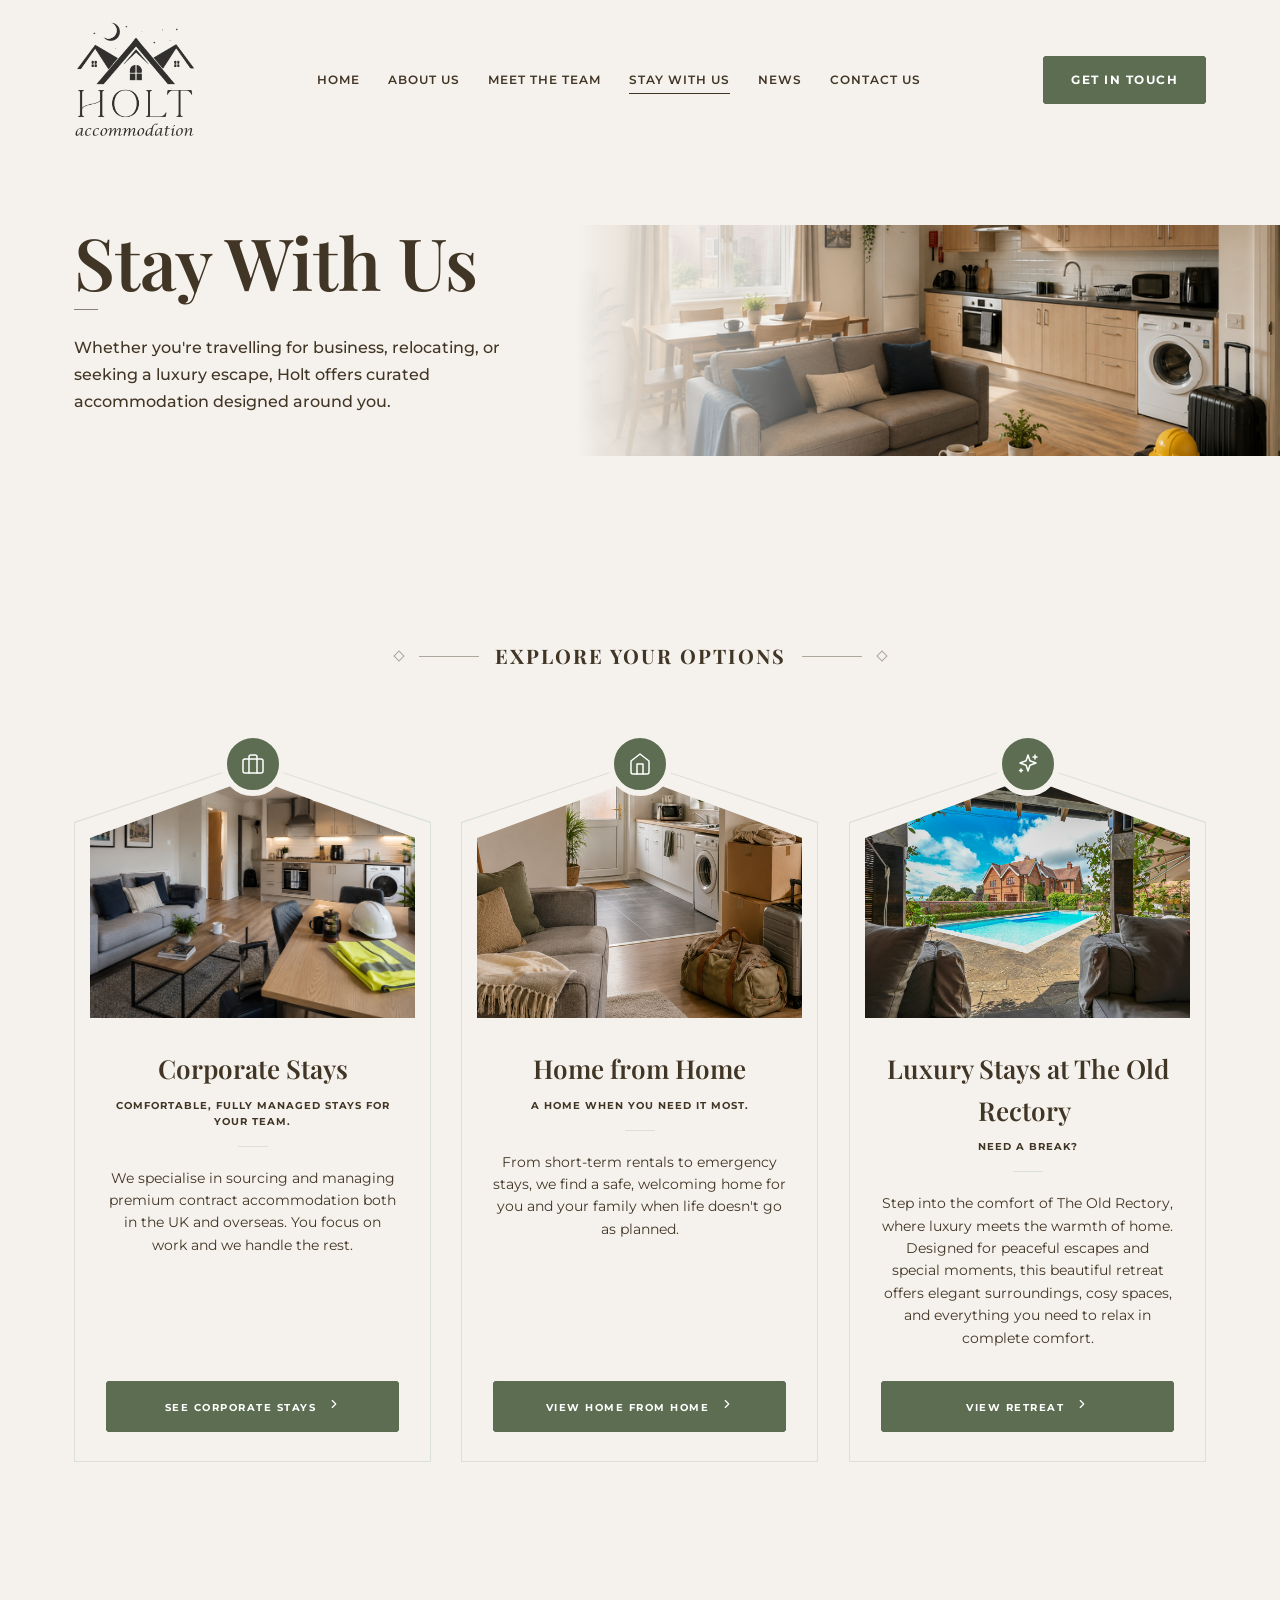
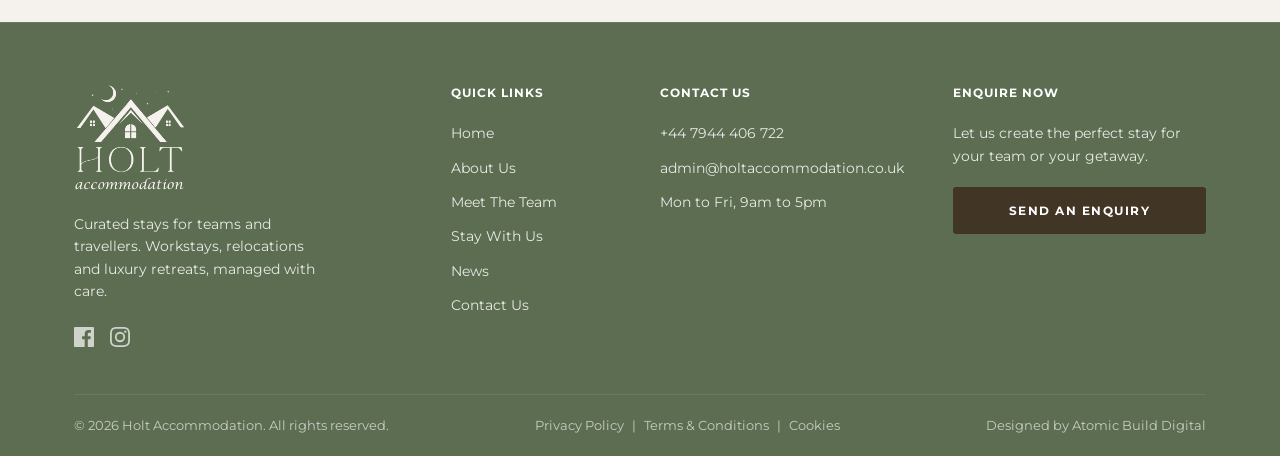
<file: staywithus.html>
<!DOCTYPE html>
<html lang="en">
<head>
    <meta charset="UTF-8">
    <meta name="viewport" content="width=device-width, initial-scale=1.0">
    <title>Stay With Us - Holt Accommodation</title>
    <link rel="preconnect" href="https://fonts.googleapis.com">
    <link rel="preconnect" href="https://fonts.gstatic.com" crossorigin>
    <link href="https://fonts.googleapis.com/css2?family=Montserrat:wght@400;500;600;700&family=Playfair+Display:ital,wght@0,400;0,500;0,600;0,700;0,800;1,400;1,600&display=swap" rel="stylesheet">
    <link rel="stylesheet" href="styles.css">
</head>
<body class="staywithus-page">

    <header id="header" class="header staywithus-header">
        <div class="container header-container">
            <a href="index.html" class="logo">
                <img src="assets/images/logo.png" alt="Holt Accommodation Logo">
            </a>
            
            <nav class="nav-menu" id="navMenu">
                <ul class="nav-list">
                    <li><a href="index.html" class="nav-link">Home</a></li>
                    <li><a href="aboutus.html" class="nav-link">About Us</a></li>
                    <li><a href="meettheteam.html" class="nav-link">Meet The Team</a></li>
                    <li class="nav-item-dropdown">
                        <a href="staywithus.html" class="nav-link active" aria-haspopup="true" aria-expanded="false">Stay With Us</a>
                        <ul class="nav-dropdown">
                            <li><a href="corporatestays.html" class="nav-dropdown-link">Corporate Stays</a></li>
                            <li><a href="home4home.html" class="nav-dropdown-link">Home From Home</a></li>
                            <li><a href="luxury-retreat.html" class="nav-dropdown-link">The Old Rectory</a></li>
                        </ul>
                    </li>
                    <li><a href="news.html" class="nav-link">News</a></li>
                    <li><a href="contactus.html" class="nav-link">Contact Us</a></li>
                </ul>
                <a href="contactus.html" class="btn btn-olive mobile-enquire btn-pan-hover"><span>Get In Touch</span></a>
            </nav>
            
            <div class="header-right">
                <a href="contactus.html" class="btn btn-olive desktop-enquire btn-pan-hover"><span>Get In Touch</span></a>
                <button class="hamburger staywithus-hamburger" id="hamburger" aria-label="Toggle Menu">
                    <span></span>
                    <span></span>
                    <span></span>
                </button>
            </div>
        </div>
    </header>

    <main>
        <section class="staywithus-hero-v2 js-reveal">
            
            <div class="staywithus-hero-botanical">
                <svg viewBox="0 0 150 300" fill="none" stroke="var(--beige)" stroke-width="1" opacity="0.4">
                    <path d="M0 300 Q60 150 150 0 M20 220 Q80 180 120 120 M0 180 Q60 120 90 80" stroke-linecap="round" stroke-linejoin="round"/>
                    <path d="M70 140 C 80 120, 110 110, 120 120 C 110 140, 80 150, 70 140" fill="var(--beige)" opacity="0.2"/>
                    <path d="M30 200 C 40 180, 70 170, 80 180 C 70 200, 40 210, 30 200" fill="var(--beige)" opacity="0.2"/>
                </svg>
            </div>

            <div class="staywithus-hero-split">
                <div class="staywithus-hero-content-v2 fade-in stagger-1">
                   
                    <h1 class="staywithus-title-v2 font-serif">Stay With Us</h1>
                    
                    
                    <div class="staywithus-hero-divider"></div>
                    
                    <p class="staywithus-desc-v2 body-text">
                        Whether you're travelling for business, relocating, or seeking a luxury escape, Holt offers curated accommodation designed around you.
                    </p>
                    
                    
                </div>
                
                <div class="staywithus-hero-media-v2 fade-in stagger-2">
                    <img src="assets/images/new.staywithus.png" onerror="this.src='assets/images/idea 2.png'" alt="Luxurious stay interior">
                </div>
            </div>
        </section>

        <section id="choose-path" class="staywithus-paths-v2 section-padding">
            <div class="container">
                
                <div class="staywithus-section-header-v2 js-reveal">
                    <div class="staywithus-diamond"></div>
                    <span class="staywithus-line-v2"></span>
                    <h3 class="staywithus-heading-v2">EXPLORE YOUR OPTIONS</h3>
                    <span class="staywithus-line-v2"></span>
                    <div class="staywithus-diamond"></div>
                </div>

                <div class="staywithus-cards-grid-v2">
                    
                    <div class="staywithus-card-v2 js-reveal stagger-1">
                        <a class="staywithus-card-cover" href="corporatestays.html" tabindex="-1" aria-hidden="true"></a>
                        <div class="staywithus-card-icon-v2">
                            <svg viewBox="0 0 24 24" width="24" height="24" fill="none" stroke="currentColor" stroke-width="1.5" stroke-linecap="round" stroke-linejoin="round">
                                <rect x="2" y="7" width="20" height="14" rx="2" ry="2"></rect>
                                <path d="M16 21V5a2 2 0 0 0-2-2h-4a2 2 0 0 0-2 2v16"></path>
                            </svg>
                        </div>
                        <div class="staywithus-card-inner">
                            <div class="staywithus-card-img-wrap-v2">
                                <img src="assets/images/corpstaypage.png" onerror="this.src='assets/images/made simple.png'" alt="Corporate Stays" class="staywithus-card-img-v2">
                            </div>
                            <div class="staywithus-card-content-v2">
                                <h4 class="staywithus-card-title-v2 font-serif">Corporate Stays</h4>
                                <span class="staywithus-card-subtitle-v2">COMFORTABLE, FULLY MANAGED STAYS FOR YOUR TEAM.</span>
                                <div class="staywithus-card-tinyline"></div>
                                <p class="staywithus-card-desc-v2">We specialise in sourcing and managing premium contract accommodation both in the UK and overseas. You focus on work and we handle the rest.</p>
                                <a href="corporatestays.html" class="btn btn-olive btn-full btn-pan-hover staywithus-card-btn-v2" aria-label="See Corporate Stays">
                                    <span>SEE CORPORATE STAYS <svg viewBox="0 0 24 24" width="14" height="14" fill="none" stroke="currentColor" stroke-width="2" stroke-linecap="round" stroke-linejoin="round" style="margin-left: 6px;"><path d="M9 18l6-6-6-6"/></svg></span>
                                </a>
                            </div>
                        </div>
                    </div>

                    <div class="staywithus-card-v2 js-reveal stagger-2">
                        <a class="staywithus-card-cover" href="home4home.html" tabindex="-1" aria-hidden="true"></a>
                        <div class="staywithus-card-icon-v2">
                            <svg viewBox="0 0 24 24" width="24" height="24" fill="none" stroke="currentColor" stroke-width="1.5" stroke-linecap="round" stroke-linejoin="round">
                                <path d="M3 9l9-7 9 7v11a2 2 0 0 1-2 2H5a2 2 0 0 1-2-2z"></path>
                                <polyline points="9 22 9 12 15 12 15 22"></polyline>
                            </svg>
                        </div>
                        <div class="staywithus-card-inner">
                            <div class="staywithus-card-img-wrap-v2">
                                <img src="assets/images/h4h staywithus.png" onerror="this.src='assets/images/homeforhome.png'" alt="Home from Home" class="staywithus-card-img-v2">
                            </div>
                            <div class="staywithus-card-content-v2">
                                <h4 class="staywithus-card-title-v2 font-serif">Home from Home</h4>
                                <span class="staywithus-card-subtitle-v2">A HOME WHEN YOU NEED IT MOST.</span>
                                <div class="staywithus-card-tinyline"></div>
                                <p class="staywithus-card-desc-v2">From short-term rentals to emergency stays, we find a safe, welcoming home for you and your family when life doesn't go as planned.</p>
                                <a href="home4home.html" class="btn btn-olive btn-full btn-pan-hover staywithus-card-btn-v2" aria-label="See Home from Home">
                                    <span>VIEW HOME FROM HOME <svg viewBox="0 0 24 24" width="14" height="14" fill="none" stroke="currentColor" stroke-width="2" stroke-linecap="round" stroke-linejoin="round" style="margin-left: 6px;"><path d="M9 18l6-6-6-6"/></svg></span>
                                </a>
                            </div>
                        </div>
                    </div>

                    <div class="staywithus-card-v2 js-reveal stagger-3">
                        <a class="staywithus-card-cover" href="luxury-retreat.html" tabindex="-1" aria-hidden="true"></a>
                        <div class="staywithus-card-icon-v2">
                            <svg viewBox="0 0 24 24" width="24" height="24" fill="none" stroke="currentColor" stroke-width="1.5" stroke-linecap="round" stroke-linejoin="round">
                                <path d="M12 3l1.9 5.8L20 11l-6.1 2.2L12 19l-1.9-5.8L4 11l6.1-2.2L12 3z"></path>
                                <path d="M19 3v4"></path>
                                <path d="M21 5h-4"></path>
                                <path d="M5 17v3"></path>
                                <path d="M6.5 18.5h-3"></path>
                            </svg>
                        </div>
                        <div class="staywithus-card-inner">
                            <div class="staywithus-card-img-wrap-v2">
                                <img src="assets/images/GCG-15.jpg" onerror="this.src='assets/images/GCG-36.jpg'" alt="Luxury Stays at The Old Rectory" class="staywithus-card-img-v2">
                            </div>
                            <div class="staywithus-card-content-v2">
                                <h4 class="staywithus-card-title-v2 font-serif">Luxury Stays at The Old Rectory </h4>
                                <span class="staywithus-card-subtitle-v2">NEED A BREAK?</span>
                                <div class="staywithus-card-tinyline"></div>
                                <p class="staywithus-card-desc-v2">Step into the comfort of The Old Rectory, where luxury meets the warmth of home. Designed for peaceful escapes and special moments, this beautiful retreat offers elegant surroundings, cosy spaces, and everything you need to relax in complete comfort.</p>
                                <a href="luxury-retreat.html" class="btn btn-olive btn-full btn-pan-hover staywithus-card-btn-v2" aria-label="See Luxury Stays at The Old Rectory">
                                    <span>VIEW RETREAT <svg viewBox="0 0 24 24" width="14" height="14" fill="none" stroke="currentColor" stroke-width="2" stroke-linecap="round" stroke-linejoin="round" style="margin-left: 6px;"><path d="M9 18l6-6-6-6"/></svg></span>
                                </a>
                            </div>
                        </div>
                    </div>

                </div>

            </div>
        </section>
    </main>

    <footer id="contact" class="footer bg-olive text-white js-reveal">
        <div class="container">
            <div class="footer-grid">
                <div class="footer-col">
                    <img src="assets/images/logo.png" alt="Holt Accommodation Logo" class="footer-logo">
                    <p class="footer-desc">Curated stays for teams and travellers. Workstays, relocations and luxury retreats, managed with care.</p>
                    <div class="social-links">
                        <a href="https://www.facebook.com/holtaccommodationsolutionsltd/" target="_blank" rel="noopener noreferrer" aria-label="Holt Accommodation on Facebook"><svg viewBox="0 0 24 24" width="20" height="20"><path fill="currentColor" d="M22.675 0H1.325C.593 0 0 .593 0 1.325v21.351C0 23.407.593 24 1.325 24H12.82v-9.294H9.692v-3.622h3.128V8.413c0-3.1 1.893-4.788 4.659-4.788 1.325 0 2.463.099 2.795.143v3.24l-1.918.001c-1.504 0-1.795.715-1.795 1.763v2.313h3.587l-.467 3.622h-3.12V24h6.116c.73 0 1.323-.593 1.323-1.325V1.325C24 .593 23.407 0 22.675 0z"/></svg></a>
                        <a href="https://www.instagram.com/holtaccommodationsolutionsltd/" target="_blank" rel="noopener noreferrer" aria-label="Holt Accommodation on Instagram"><svg viewBox="0 0 24 24" width="20" height="20"><path fill="currentColor" d="M12 2.163c3.204 0 3.584.012 4.85.07 3.252.148 4.771 1.691 4.919 4.919.058 1.265.069 1.645.069 4.849 0 3.205-.012 3.584-.069 4.849-.149 3.225-1.664 4.771-4.919 4.919-1.266.058-1.644.07-4.85.07-3.204 0-3.584-.012-4.849-.07-3.26-.149-4.771-1.699-4.919-4.92-.058-1.265-.07-1.644-.07-4.849 0-3.204.013-3.583.07-4.849.149-3.227 1.664-4.771 4.919-4.919 1.266-.057 1.645-.069 4.849-.069zM12 0C8.741 0 8.333.014 7.053.072 2.695.272.273 2.69.073 7.052.014 8.333 0 8.741 0 12c0 3.259.014 3.668.072 4.948.2 4.358 2.618 6.78 6.98 6.98C8.333 23.986 8.741 24 12 24c3.259 0 3.668-.014 4.948-.072 4.354-.2 6.782-2.618 6.979-6.98.059-1.28.073-1.689.073-4.948 0-3.259-.014-3.667-.072-4.947-.196-4.354-2.617-6.78-6.979-6.98C15.668.014 15.259 0 12 0zm0 5.838a6.162 6.162 0 100 12.324 6.162 6.162 0 000-12.324zM12 16a4 4 0 110-8 4 4 0 010 8zm6.406-11.845a1.44 1.44 0 100 2.881 1.44 1.44 0 000-2.881z"/></svg></a>
                    </div>
                </div>

                <div class="footer-col">
                    <h4 class="footer-heading">Quick Links</h4>
                    <ul class="footer-links">
                        <li><a href="index.html">Home</a></li>
                        <li><a href="aboutus.html">About Us</a></li>
                        <li><a href="meettheteam.html">Meet The Team</a></li>
                        <li><a href="staywithus.html">Stay With Us</a></li>
                        <li><a href="news.html">News</a></li>
                        <li><a href="contactus.html">Contact Us</a></li>
                    </ul>
                </div>

                <div class="footer-col">
                    <h4 class="footer-heading">Contact Us</h4>
                    <ul class="footer-contact">
                        <li>+44 7944 406 722</li>
                        <li>admin@holtaccommodation.co.uk</li>
                        <li>Mon to Fri, 9am to 5pm</li>
                    </ul>
                </div>

                <div class="footer-col" id="enquire">
                    <h4 class="footer-heading">Enquire Now</h4>
                    <p class="footer-text">Let us create the perfect stay for your team or your getaway.</p>
                    <a href="contactus.html" class="btn btn-terracotta btn-full footer-enquire-btn btn-pan-hover"><span>Send An Enquiry</span></a>
                </div>
            </div>

            <div class="footer-bottom">
                <p>&copy; 2026 Holt Accommodation. All rights reserved.</p>
                <p class="footer-legal">
                    <!-- TODO: link to real Privacy / Terms / Cookies pages once created -->
                    <a href="#">Privacy Policy</a> |
                    <a href="#">Terms &amp; Conditions</a> |
                    <a href="#">Cookies</a>
                </p>
                <p>Designed by Atomic Build Digital</p>
            </div>
        </div>
    </footer>

    <script src="script.js"></script>
</body>
</html>
</file>
<file: styles.css>
/* ==========================================================================
   CSS Variables & Reset
   ========================================================================== */
:root {
    /* Holt Accommodation Brand Palette (2026) */
    --olive: #5c6d51;       /* Primary sage green */
    --forest: #173b30;      /* Deep forest - dark backgrounds, nav scrolled */
    --cream: #f5f2ed;       /* Warm ivory background */
    --beige: #dadfd7;       /* Pale sage section tint */
    --soft-sage: #b7c8b5;   /* Soft sage accent / highlight */
    --terracotta: #413525;  /* Warm deep brown - accent CTA / contrast */
    --gold: #5c6d51;        /* Remapped decorative accent -> sage */
    --grey: #949488;        /* Muted text */
    --light-border: #dadfd7;
    --white: #ffffff;
    --dark: #413525;        /* Deep brown text */

    /* Typography */
    --font-serif: 'Playfair Display', 'Cormorant Garamond', serif;
    --font-sans: 'Montserrat', 'Inter', sans-serif;

    /* Radii */
    --radius-sm: 8px;
    --radius-md: 12px;
    --radius-lg: 18px;

    /* Transitions & Shadows */
    --transition: all 0.3s ease;
    --shadow-sm: 0 4px 15px rgba(0, 0, 0, 0.06);
    --shadow-md: 0 10px 30px rgba(0, 0, 0, 0.12);

    /* Layout */
    --section-padding-desk: 80px 24px;
    --section-padding-mob: 56px 20px;
    --max-width: 1180px;
}

*,
::before,
::after {
    margin: 0;
    padding: 0;
    box-sizing: border-box;
}

html {
    scroll-behavior: smooth;
}

body {
    font-family: var(--font-sans);
    color: var(--dark);
    background-color: var(--cream);
    line-height: 1.6;
    font-size: 16px;
    overflow-x: hidden;
}

img {
    max-width: 100%;
    height: auto;
    display: block;
}

a {
    text-decoration: none;
    color: inherit;
    transition: var(--transition);
}

ul {
    list-style: none;
}

/* ==========================================================================
   Typography & Utility Classes
   ========================================================================== */
h1, h2, h3, .font-serif {
    font-family: var(--font-serif);
    font-weight: 600;
    color: var(--dark);
}

/* Colour utilities */
.text-olive      { color: var(--olive); }
.text-terracotta { color: var(--terracotta); }
.text-beige      { color: var(--beige); }
.text-dark       { color: var(--dark); }
.text-white      { color: var(--white); }
.text-gold       { color: var(--gold); }
.text-center     { text-align: center; }
.justify-center  { justify-content: center; }

.bg-olive      { background-color: var(--olive); }
.bg-forest     { background-color: var(--forest); }
.bg-cream      { background-color: var(--cream); }
.bg-beige      { background-color: var(--beige); }
.bg-terracotta { background-color: var(--terracotta); }
.bg-gold       { background-color: var(--gold); }

/* Layout */
.container {
    max-width: var(--max-width);
    margin: 0 auto;
    padding: 0 24px;
}

.section-padding {
    padding: 100px 0;
}

/* Typography helpers */
.label {
    display: block;
    font-size: 11px;
    text-transform: uppercase;
    letter-spacing: 2px;
    font-weight: 700;
    margin-bottom: 12px;
}

.section-title {
    font-size: 46px;
    line-height: 1.1;
    margin-bottom: 24px;
}

.body-text {
    color: var(--dark);
    margin-bottom: 20px;
    font-weight: 500;
    font-size: 17px;
    line-height: 1.7;
}

.italic-serif {
    font-family: var(--font-serif);
    font-style: italic;
    font-weight: 500;
}

/* Image */
.rounded-image {
    border-radius: var(--radius-md);
    object-fit: cover;
}

/* Shadows */
.shadow-sm { box-shadow: var(--shadow-sm); }
.shadow-md { box-shadow: var(--shadow-md); }

/* Spacing */
.mb-2 { margin-bottom: 8px; }
.mb-6 { margin-bottom: 24px; }
.mb-8 { margin-bottom: 40px; }
.mt-4 { margin-top: 16px; }
.mt-8 { margin-top: 40px; }

/* Display helpers */
.desktop-only { display: inline; }

/* ==========================================================================
   Buttons
   ========================================================================== */
.btn {
    display: inline-flex;
    align-items: center;
    justify-content: center;
    padding: 14px 28px;
    font-size: 12px;
    text-transform: uppercase;
    letter-spacing: 1.5px;
    font-weight: 700;
    border-radius: 4px;
    border: none;
    cursor: pointer;
    text-align: center;
    transition: box-shadow 0.35s ease, transform 0.35s ease,
                background-color 0.35s ease, color 0.35s ease, border-color 0.35s ease;
}

.btn-full { width: 100%; }

/* Terracotta button */
.btn-terracotta {
    background-color: var(--terracotta);
    color: var(--white);
}
.btn-terracotta:hover {
    background-color: #2e2519;
    box-shadow: 0 8px 24px rgba(65, 53, 37, 0.35);
    transform: translateY(-2px);
}

/* Olive / navy button */
.btn-olive {
    background-color: var(--olive);
    color: var(--white);
}
.btn-olive:hover {
    background-color: var(--forest);
    box-shadow: 0 8px 24px rgba(92, 109, 81, 0.35);
    transform: translateY(-2px);
}

/* Pan-reveal hover effect */
.btn-pan-hover {
    position: relative;
    overflow: hidden;
    isolation: isolate;
    transition: box-shadow 0.35s ease, transform 0.35s ease,
                color 0.35s ease, border-color 0.35s ease;
}
.btn-pan-hover span {
    position: relative;
    z-index: 1;
}
.btn-pan-hover::before {
    content: '';
    position: absolute;
    inset: 0;
    z-index: -1;
    transform: translate3d(0, 0, 0);
    transition: transform 0.3s cubic-bezier(0.7, 0, 0.2, 1);
}
.btn-pan-hover:hover::before,
.btn-pan-hover:focus-visible::before {
    transform: translate3d(0, -100%, 0);
}

.btn-olive.btn-pan-hover                { background-color: var(--forest); }
.btn-olive.btn-pan-hover::before        { background-color: var(--olive); }
.btn-terracotta.btn-pan-hover           { background-color: #2e2519; }
.btn-terracotta.btn-pan-hover::before   { background-color: var(--terracotta); }

/* CTA vibrate animation */
@keyframes ctaVibrate {
    0%, 88%, 100% { transform: translateX(0); }
    90%           { transform: translateX(-2px); }
    92%           { transform: translateX(2px); }
    94%           { transform: translateX(-2px); }
    96%           { transform: translateX(2px); }
    98%           { transform: translateX(0); }
}

.cta-vibrate {
    animation: ctaVibrate 5s ease-in-out infinite;
    will-change: transform;
}

/* ==========================================================================
   Scroll Animations
   ========================================================================== */
.fade-in,
.js-reveal {
    opacity: 0;
    transform: translateY(20px);
    transition: opacity 0.8s ease, transform 0.8s ease;
    will-change: opacity, transform;
}
.fade-in.visible,
.js-reveal.is-visible {
    opacity: 1;
    transform: translateY(0);
}

.stagger-1 { transition-delay: 0.1s; }
.stagger-2 { transition-delay: 0.2s; }
.stagger-3 { transition-delay: 0.3s; }
.stagger-4 { transition-delay: 0.4s; }
.stagger-5 { transition-delay: 0.5s; }
.stagger-6 { transition-delay: 0.6s; }

@keyframes heroZoom {
    0%, 100% { transform: scale(1); }
    50%       { transform: scale(1.08); }
}

/* ==========================================================================
   Header & Navigation
   ========================================================================== */
.header {
    position: fixed;
    top: 0;
    left: 0;
    width: 100%;
    z-index: 1000;
    padding: 20px 0;
    transition: background-color 0.4s ease, backdrop-filter 0.4s ease, padding 0.4s ease;
}

@media (min-width: 769px) {
    .header { position: absolute; }
}

.header.scrolled {
    background-color: rgba(23, 59, 48, 0.96);
    backdrop-filter: blur(8px);
    padding: 12px 0;
}

.header-container {
    display: flex;
    justify-content: space-between;
    align-items: center;
}

.logo img {
    width: 120px;
    height: auto;
    transition: width 0.3s ease;
}

.nav-menu {
    display: flex;
    align-items: center;
}

.nav-list {
    display: flex;
    gap: 28px;
    align-items: center;
}

.nav-link {
    color: var(--white);
    font-size: 12px;
    text-transform: uppercase;
    letter-spacing: 1px;
    font-weight: 600;
    display: flex;
    align-items: center;
    gap: 4px;
    position: relative;
}

.nav-link.active::after {
    content: '';
    position: absolute;
    bottom: -4px;
    left: 0;
    width: 100%;
    height: 1px;
    background-color: var(--white);
}

/* Mobile enquire button: hidden by default */
.mobile-enquire {
    display: none;
}

.hamburger {
    display: none;
    background: transparent;
    border: none;
    cursor: pointer;
    width: 24px;
    height: 20px;
    flex-direction: column;
    justify-content: space-between;
}

.hamburger span {
    display: block;
    width: 100%;
    height: 2px;
    background-color: var(--white);
    transition: var(--transition);
}

/* ==========================================================================
   Hero Section (Homepage)
   ========================================================================== */
.hero {
    position: relative;
    height: 620px;
    display: flex;
    align-items: center;
    overflow: hidden;
}

.hero-bg-wrapper {
    position: absolute;
    top: 0;
    left: 0;
    width: 100%;
    height: 100%;
    z-index: -2;
}

.hero-bg {
    width: 100%;
    height: 100%;
    object-fit: cover;
    animation: heroZoom 12s ease-in-out infinite;
    transform-origin: center center;
}

.hero-overlay {
    position: absolute;
    top: 0;
    left: 0;
    width: 100%;
    height: 100%;
    background: linear-gradient(to right, rgba(26, 28, 30, 0.65) 0%, rgba(26, 28, 30, 0.2) 100%);
    z-index: -1;
}

.hero-container {
    position: relative;
    width: 100%;
    padding-left: 15%;
}

.hero-content {
    max-width: 620px;
}

.hero-title {
    color: var(--white);
    font-size: 72px;
    line-height: 0.95;
    margin-bottom: 24px;
}

.hero-desc {
    color: var(--white);
    font-size: 17px;
    margin-bottom: 36px;
    line-height: 1.6;
}

.hero-buttons {
    display: flex;
    gap: 16px;
}

/* ==========================================================================
   Business Accommodation Made Simple Section
   ========================================================================== */
.business-simple {
    background-color: var(--cream);
    position: relative;
    z-index: 10;
}

.business-simple__top {
    display: flex;
    flex-direction: column;
    gap: 40px;
    margin-bottom: 50px;
}

.business-simple__media video,
.business-simple__video {
    width: 100%;
    height: auto;
    object-fit: cover;
    max-height: 600px;
    display: block;
}

.business-simple__image-hover {
    transition: transform 0.4s cubic-bezier(0.68, -0.55, 0.265, 1.55),
                box-shadow 0.4s cubic-bezier(0.68, -0.55, 0.265, 1.55),
                filter 0.4s cubic-bezier(0.68, -0.55, 0.265, 1.55);
}
.business-simple__image-hover:hover,
.business-simple__image-hover:focus-visible {
    transform: scale(1.02);
    box-shadow: 0 0 30px rgba(0, 0, 0, 0.25);
    filter: brightness(1.15);
}

/* Stay Summary Card */
.stay-summary-float-wrapper {
    display: block;
    width: min(100%, 380px);
    margin-top: 30px;
}

.stay-summary-inline-wrapper {
    clear: both;
}

.stay-summary {
    background-color: var(--forest);
    color: var(--white);
    padding: 20px 22px;
    border-radius: var(--radius-md);
    box-shadow: 0 18px 42px rgba(0, 0, 0, 0.16);
    border: 1px solid rgba(218, 223, 215, 0.18);
    border-top: 4px solid var(--gold);
    width: 100%;
    animation: staySummaryFloat 4.8s ease-in-out infinite;
    will-change: transform, box-shadow;
}

@keyframes staySummaryFloat {
    0%   { transform: translateY(0) rotate(0deg);     box-shadow: 0 20px 50px rgba(0,0,0,0.15); }
    25%  { transform: translateY(-5px) rotate(-0.3deg);  box-shadow: 0 24px 56px rgba(0,0,0,0.18); }
    50%  { transform: translateY(-9px) rotate(0.3deg);   box-shadow: 0 30px 66px rgba(0,0,0,0.22); }
    75%  { transform: translateY(-4px) rotate(-0.15deg); box-shadow: 0 24px 56px rgba(0,0,0,0.18); }
    100% { transform: translateY(0) rotate(0deg);     box-shadow: 0 20px 50px rgba(0,0,0,0.15); }
}

.summary-title {
    font-size: 11px;
    letter-spacing: 2px;
    text-transform: uppercase;
    margin-bottom: 16px;
    font-weight: 700;
    color: var(--white);
}

.summary-rows {
    display: flex;
    flex-direction: column;
    gap: 8px;
    margin-bottom: 16px;
}

.summary-row {
    display: flex;
    justify-content: space-between;
    font-size: 12px;
    padding-bottom: 8px;
    border-bottom: 1px solid rgba(255, 255, 255, 0.12);
}
.summary-row:last-child {
    border-bottom: none;
    padding-bottom: 0;
}

.summary-label {
    color: rgba(255, 255, 255, 0.75);
    font-weight: 500;
}

.summary-value {
    font-weight: 600;
    text-align: right;
    max-width: 60%;
}

.summary-footer {
    display: flex;
    align-items: center;
    justify-content: center;
    gap: 6px;
    font-size: 11px;
    font-weight: 700;
    letter-spacing: 1px;
    color: var(--white);
    border-top: 1px solid rgba(255, 255, 255, 0.12);
    padding-top: 12px;
}

/* Process Steps */
.business-simple__bottom {
    display: flex;
    flex-direction: column;
    gap: 40px;
}

.business-simple__step {
    background: var(--white);
    border: 1px solid var(--light-border);
    padding: 36px 24px;
    border-radius: var(--radius-lg);
    cursor: pointer;
    transition: all 0.4s cubic-bezier(0.165, 0.84, 0.44, 1);
    text-align: center;
    display: flex;
    flex-direction: column;
    align-items: center;
    outline: none;
}
.business-simple__step:hover,
.business-simple__step:focus,
.business-simple__step.is-active {
    border-color: var(--terracotta);
    box-shadow: 0 12px 30px rgba(65, 53, 37, 0.1);
    transform: translateY(-4px);
}

.step-icon {
    width: 64px;
    height: 64px;
    background-color: var(--cream);
    color: var(--olive);
    border-radius: 50%;
    display: flex;
    align-items: center;
    justify-content: center;
    margin-bottom: 20px;
    transition: all 0.4s ease;
}
.business-simple__step.is-active .step-icon {
    background-color: var(--olive);
    color: var(--white);
    animation: pulseGlow 2s infinite;
}

@keyframes pulseGlow {
    0%   { box-shadow: 0 0 0 0 rgba(92, 109, 81, 0.35); }
    70%  { box-shadow: 0 0 0 15px rgba(92, 109, 81, 0); }
    100% { box-shadow: 0 0 0 0 rgba(92, 109, 81, 0); }
}

.step-number {
    display: block;
    font-size: 11px;
    text-transform: uppercase;
    font-weight: 700;
    letter-spacing: 1.5px;
    color: var(--terracotta);
    margin-bottom: 8px;
}

.step-title {
    font-family: var(--font-sans);
    font-size: 18px;
    font-weight: 700;
    color: var(--dark);
    margin-bottom: 12px;
    line-height: 1.3;
}

.step-desc {
    font-size: 15px;
    color: var(--grey);
    font-weight: 500;
    line-height: 1.5;
}

.business-simple__actions {
    display: flex;
    gap: 16px;
    justify-content: center;
    margin-top: 10px;
}

/* Business Simple Responsive */
@media (max-width: 767px) {
    .business-simple__steps {
        display: flex;
        overflow-x: auto;
        scroll-snap-type: x mandatory;
        gap: 16px;
        padding-bottom: 24px;
        -webkit-overflow-scrolling: touch;
        scrollbar-width: none;
    }
    .business-simple__steps::-webkit-scrollbar { display: none; }
    .business-simple__step {
        flex: 0 0 85%;
        scroll-snap-align: center;
    }
    .business-simple__actions {
        flex-direction: column;
    }
    .business-simple__actions .btn {
        width: 100%;
    }
    .stay-summary-float-wrapper {
        width: 100%;
        max-width: 420px;
        margin: 24px auto 0;
    }
    .stay-summary {
        padding: 18px;
        animation: none;
    }
    .summary-row {
        gap: 12px;
    }
}

@media (min-width: 768px) and (max-width: 1023px) {
    .business-simple__steps {
        display: grid;
        grid-template-columns: repeat(2, 1fr);
        gap: 24px;
    }
}

@media (min-width: 1024px) {
    .business-simple__top {
        display: grid;
        grid-template-columns: 1fr 1.2fr;
        gap: 60px;
        align-items: start;
        margin-bottom: 80px;
    }
    .business-simple__intro {
        padding-top: 40px;
        max-width: 430px;
    }
    .business-simple__intro .body-text {
        max-width: 420px;
    }
    .business-simple__media {
        display: flex;
        justify-content: flex-end;
        position: relative;
    }
    .business-simple__image-card {
        max-width: 540px;
        margin-left: auto;
    }
    .stay-summary-float-wrapper {
        position: static;
        width: min(100%, 370px);
        margin-top: 32px;
    }
    .business-simple__steps {
        display: grid;
        grid-template-columns: repeat(4, 1fr);
        gap: 24px;
    }
}

/* ==========================================================================
   Home From Home Section (Homepage)
   ========================================================================== */
.home-from-home {
    background-color: var(--cream);
    overflow: hidden;
}

.hfh-layout {
    display: flex;
    gap: 60px;
    align-items: center;
}

.hfh-content {
    flex: 0 0 45%;
}

.hfh-media {
    flex: 0 0 45%;
    margin-left: auto;
    position: relative;
    padding-top: 0;
    padding-right: 0;
    isolation: isolate;
}

.hfh-top-label {
    display: flex;
    align-items: center;
    gap: 12px;
    margin-bottom: 24px;
    color: var(--terracotta);
    font-size: 11px;
    text-transform: uppercase;
    font-weight: 700;
    letter-spacing: 1.5px;
}

.hfh-title {
    font-size: 44px;
    line-height: 1.1;
    color: var(--dark);
    margin-bottom: 0;
}

.hfh-divider {
    display: flex;
    align-items: center;
    gap: 16px;
    margin: 32px 0;
    opacity: 0.5;
}

.hfh-line {
    height: 1px;
    background-color: var(--light-border);
    flex-grow: 1;
}

.hfh-text-content .body-text {
    font-size: 16px;
    color: var(--dark);
    margin-bottom: 16px;
}

.hfh-benefits {
    display: grid;
    grid-template-columns: repeat(4, 1fr);
    gap: 16px;
    margin: 40px 0;
}

.hfh-benefit {
    text-align: center;
}

.hfh-icon-wrapper {
    margin-bottom: 12px;
    color: var(--terracotta);
    display: flex;
    justify-content: center;
}

.hfh-benefit-title {
    font-size: 11px;
    font-weight: 700;
    margin-bottom: 6px;
    color: var(--dark);
}

.hfh-benefit-desc {
    font-size: 11px;
    color: var(--grey);
    line-height: 1.4;
}

.hfh-actions {
    display: flex;
    align-items: center;
    gap: 24px;
}

.hfh-text-link {
    display: inline-flex;
    align-items: center;
    font-size: 13px;
    font-weight: 600;
    color: var(--olive);
    padding-bottom: 2px;
    border-bottom: 1px solid var(--light-border);
    transition: var(--transition);
}
.hfh-text-link:hover {
    border-bottom-color: var(--terracotta);
    color: var(--terracotta);
}
.hfh-text-link svg {
    margin-left: 6px;
    transition: transform 0.3s ease;
}
.hfh-text-link:hover svg {
    transform: translateX(4px);
}

/* House-shaped frame for HFH image */
.hfh-arch-stroke {
    position: absolute;
    top: 0;
    left: -35px;
    right: 0;
    bottom: 10px;
    border: none;
    border-radius: 40px;
    background: var(--beige);
    opacity: 0.45;
    z-index: 0;
    pointer-events: none;
}
.hfh-arch-stroke::after {
    content: "";
    position: absolute;
    inset: 2px;
    background: var(--cream);
    border-radius: 38px;
}

.hfh-image-inner {
    position: relative;
    z-index: 1;
    width: 100%;
    height: 600px;
    overflow: hidden;
    border-radius: 40px;
    margin-top: 0;
}

@keyframes hfhSlowZoom {
    0%, 100% { transform: scale(1); }
    50%       { transform: scale(1.08); }
}

.hfh-image-inner img {
    width: 100%;
    height: 100%;
    object-fit: cover;
    object-position: center;
    transform-origin: center center;
    animation: hfhSlowZoom 16s ease-in-out infinite;
    will-change: transform;
}

.hfh-image-inner::after {
    content: none;
}

.hfh-image-card {
    width: 100%;
}

.hfh-image-card .hfh-badge {
    right: 0;
}

.hfh-badge {
    position: absolute;
    bottom: -10px;
    right: 0;
    width: 220px;
    padding: 42px 30px;
    background-color: var(--cream);
    border-radius: 150px 150px 0 0;
    z-index: 3;
    text-align: center;
    box-shadow: 0 -10px 40px rgba(0, 0, 0, 0.04);
}

.hfh-badge-icon {
    margin-bottom: 16px;
}

.hfh-badge-text {
    font-size: 15px;
    color: var(--dark);
    line-height: 1.4;
}
.hfh-badge-text .italic-serif {
    font-family: var(--font-serif);
    font-style: italic;
    font-weight: 500;
    display: block;
    margin-top: 4px;
}

/* ==========================================================================
   Luxury Curated Section (Homepage)
   ========================================================================== */
.luxury-curated {
    background-color: var(--cream);
}

.luxury-layout {
    display: flex;
    gap: 60px;
    align-items: center;
}

.luxury-media {
    flex: 0 0 45%;
}

.luxury-content {
    flex: 0 0 55%;
    display: flex;
    flex-direction: column;
    align-items: center;
    justify-content: center;
}

.luxury-card-outer,
.media-card-frame {
    border: 1px solid var(--beige);
    border-radius: 60px;
    padding: 32px;
    position: relative;
    width: 100%;
}

.luxury-image-inner,
.media-card-frame__inner {
    position: relative;
    border-radius: 40px;
    overflow: hidden;
    height: 600px;
    width: 100%;
}

.luxury-image-slider {
    position: absolute;
    inset: 0;
    width: 100%;
    height: 100%;
}

.luxury-slide {
    position: absolute;
    inset: 0;
    width: 100%;
    height: 100%;
    object-fit: cover;
    opacity: 0;
    transition: opacity 1.2s ease-in-out;
    z-index: 1;
}
.luxury-slide.is-active {
    opacity: 1;
}

.luxury-overlay {
    position: absolute;
    bottom: 0;
    left: 0;
    right: 0;
    background: linear-gradient(to top, rgba(26, 28, 30, 0.88) 0%, rgba(26, 28, 30, 0.3) 60%, transparent 100%);
    padding: 60px 30px 30px;
    display: flex;
    flex-direction: column;
    align-items: center;
    text-align: center;
    z-index: 2;
}

.luxury-label {
    color: var(--white);
    font-size: 11px;
    letter-spacing: 2.5px;
    text-transform: uppercase;
    font-weight: 600;
}

.luxury-divider-small {
    display: flex;
    align-items: center;
    gap: 12px;
    margin: 16px 0 24px;
    color: var(--white);
    width: 160px;
}

.luxury-line-small {
    height: 1px;
    background-color: rgba(255, 255, 255, 0.35);
    flex-grow: 1;
}

@keyframes luxuryButtonShake {
    0%, 88%, 100% { transform: translateX(0); }
    90%           { transform: translateX(-3px); }
    92%           { transform: translateX(3px); }
    94%           { transform: translateX(-3px); }
    96%           { transform: translateX(3px); }
    98%           { transform: translateX(0); }
}

.luxury-btn-white {
    background-color: var(--cream);
    color: var(--olive);
    border-radius: 4px;
    padding: 15px 36px;
    font-size: 11px;
    font-weight: 700;
    text-transform: uppercase;
    letter-spacing: 1.5px;
    width: 100%;
    max-width: 260px;
    animation: luxuryButtonShake 4s ease-in-out infinite;
    will-change: transform;
}
.luxury-btn-white:hover,
.luxury-btn-white:focus-visible {
    background-color: var(--white);
    transform: translateY(-2px);
    box-shadow: 0 8px 24px rgba(0, 0, 0, 0.15);
    animation-play-state: paused;
}

.luxury-title {
    font-size: 52px;
    line-height: 1.1;
    margin-bottom: 24px;
    color: var(--dark);
}

.luxury-divider {
    display: flex;
    align-items: center;
    gap: 16px;
    margin: 0 auto 32px;
    width: 50%;
    color: var(--terracotta);
    opacity: 0.7;
}

.luxury-line {
    height: 1px;
    background-color: var(--light-border);
    flex-grow: 1;
}

.luxury-text .body-text {
    font-size: 16px;
    color: var(--dark);
    margin-bottom: 24px;
    line-height: 1.7;
    max-width: 580px;
    margin-left: auto;
    margin-right: auto;
}

.luxury-contact-btn {
    margin-top: 16px;
}

/* ==========================================================================
   Footer
   ========================================================================== */
.footer {
    padding: 60px 0 20px;
    border-top: 1px solid rgba(255, 255, 255, 0.08);
}

.footer-grid {
    display: grid;
    grid-template-columns: 2fr 1fr 1.5fr 1.5fr;
    gap: 40px;
    padding-bottom: 40px;
    border-bottom: 1px solid rgba(255, 255, 255, 0.08);
}

.footer-logo {
    width: 110px;
    margin-bottom: 20px;
}

.footer-desc {
    font-size: 14px;
    opacity: 0.85;
    margin-bottom: 24px;
    max-width: 250px;
    line-height: 1.6;
}

.social-links {
    display: flex;
    gap: 16px;
}
.social-links a {
    color: var(--white);
    opacity: 0.7;
}
.social-links a:hover {
    opacity: 1;
}

.footer-heading {
    font-size: 12px;
    text-transform: uppercase;
    letter-spacing: 1px;
    font-weight: 700;
    margin-bottom: 20px;
    color: var(--white);
}

.footer-links li,
.footer-contact li {
    font-size: 14px;
    opacity: 0.85;
    margin-bottom: 12px;
}

.footer-links a:hover {
    opacity: 1;
    text-decoration: underline;
}

.footer-text {
    font-size: 14px;
    opacity: 0.85;
    margin-bottom: 20px;
}

.footer-bottom {
    display: flex;
    justify-content: space-between;
    align-items: center;
    padding-top: 20px;
    font-size: 13px;
    opacity: 0.65;
}

.footer-legal a {
    margin: 0 5px;
}
.footer-legal a:hover {
    color: var(--white);
    opacity: 1;
}

/* ==========================================================================
   Global Responsive — Tablet (max 1023px)
   ========================================================================== */
@media (max-width: 1023px) {
    .logo img         { width: 100px; }
    .hero-title       { font-size: 56px; }
    .footer-grid      { grid-template-columns: repeat(2, 1fr); }

    .hfh-layout       { flex-direction: column; gap: 60px; }
    .hfh-content,
    .hfh-media        { flex: 0 0 100%; width: 100%; }
    .hfh-media        { max-width: 540px; margin: 0 auto; padding-right: 0; }
    .hfh-arch-stroke  { display: none; }
    .hfh-image-inner  { height: 500px; }
    .business-simple__image-card { max-width: 540px; margin: 0 auto; }

    .luxury-layout    { flex-direction: column; gap: 60px; }
    .luxury-media,
    .luxury-content   { flex: 0 0 100%; width: 100%; }
    .luxury-media     { max-width: 540px; margin: 0 auto; }
    .luxury-title     { font-size: 46px; }
}

/* ==========================================================================
   Global Responsive — Mobile (max 768px)
   ========================================================================== */
@media (max-width: 768px) {
    .logo img         { width: 84px; }
    .section-padding  { padding: var(--section-padding-mob); }
    .section-title    { font-size: 38px; }
    .desktop-only     { display: none; }

    /* Navigation */
    .nav-list {
        display: none;
        flex-direction: column;
        position: absolute;
        top: 100%;
        left: 0;
        width: 100%;
        background-color: rgba(23, 59, 48, 0.98);
        padding: 20px;
        text-align: center;
        gap: 20px;
    }
    .nav-list.active    { display: flex; }
    .hamburger          { display: flex; }
    .desktop-enquire    { display: none; }
    .mobile-enquire     { display: none; } /* Keep hidden on mobile */
    .header             { padding: 16px 0; }

    /* Hero */
    .hero             { height: 600px; }
    .hero-container   { padding-left: 20px; padding-right: 20px; }
    .hero-title       { font-size: 40px; }

    /* HFH section */
    .hfh-benefits     { grid-template-columns: repeat(2, 1fr); gap: 24px; }
    .hfh-title        { font-size: 36px; }
    .hfh-image-inner  { height: 500px; margin-top: 0; }
    .hfh-arch-stroke  { display: none; }
    .hfh-badge        { width: 185px; padding: 30px 20px; right: 10px; bottom: -5px; }
    .hfh-badge-text   { font-size: 14px; }

    /* Luxury */
    .luxury-title       { font-size: 36px; }
    .luxury-image-inner,
    .media-card-frame__inner { height: 500px; }
    .luxury-divider     { width: 80%; }

    /* Footer */
    .footer-grid        { grid-template-columns: 1fr; gap: 30px; }
    .footer-bottom      { flex-direction: column; gap: 12px; text-align: center; }
    .footer-enquire-btn { padding: 12px 16px !important; font-size: 11px !important; width: auto !important; }
}

/* ==========================================================================
   Global Responsive — Small Mobile (max 520px)
   ========================================================================== */
@media (max-width: 520px) {
    .logo img         { width: 72px; }
    .hero-title       { font-size: 36px; }
    .hero-buttons     { flex-direction: column; gap: 12px; }
    .hero-buttons .btn { width: 100%; }
    .section-title    { font-size: 32px; }

    .stay-summary {
        padding: 16px;
    }
    .summary-title {
        margin-bottom: 14px;
    }
    .summary-row {
        display: block;
        font-size: 11px;
    }
    .summary-value {
        display: block;
        max-width: 100%;
        text-align: left;
        margin-top: 2px;
    }

    .hfh-actions      { flex-direction: column; align-items: flex-start; gap: 16px; }
    .hfh-media        { padding-right: 0; margin-top: 20px; }
    .hfh-arch-stroke  { display: none; }
    .hfh-image-inner  {
        height: 420px;
        border-radius: 28px;
    }
    .hfh-badge        { position: relative; bottom: auto; right: auto; margin: -45px auto 0; border-radius: 120px 120px 0 0; }

    .luxury-card-outer,
    .media-card-frame  { border-radius: 40px; padding: 16px; }
    .luxury-image-inner,
    .media-card-frame__inner { border-radius: 28px; height: 420px; }
    .luxury-overlay     { padding: 40px 20px 20px; }
}

/* ==========================================================================
   Reduced Motion
   ========================================================================== */
@media (prefers-reduced-motion: reduce) {
    *, ::before, ::after {
        animation-duration: 0.01ms !important;
        animation-iteration-count: 1 !important;
        transition-duration: 0.01ms !important;
        scroll-behavior: auto !important;
    }

    .hero-bg,
    .hfh-image-inner img {
        animation: none !important;
        transform: none !important;
    }

    .js-reveal,
    .fade-in {
        opacity: 1 !important;
        transform: none !important;
        transition: none !important;
    }

    .luxury-slide         { transition: none !important; }
    .luxury-btn-white     { animation: none !important; }
    .stay-summary         { animation: none !important; transform: none !important; }
    .cta-vibrate          { animation: none !important; }

    .btn-pan-hover,
    .btn-pan-hover::before,
    .business-simple__image-hover {
        transition: none !important;
    }
    .btn-pan-hover:hover::before,
    .btn-pan-hover:focus-visible::before,
    .business-simple__image-hover:hover,
    .business-simple__image-hover:focus-visible {
        transform: none !important;
        box-shadow: none !important;
    }

    .business-simple__step.is-active .step-icon { animation: none !important; }
}

/* ==========================================================================
   STAY WITH US PAGE
   ========================================================================== */

/* Page & Header */
.staywithus-page {
    background-color: var(--cream);
}
.staywithus-page .header:not(.scrolled) .nav-link              { color: var(--dark); }
.staywithus-page .header:not(.scrolled) .nav-link.active::after { background-color: var(--terracotta); }
.staywithus-page .header:not(.scrolled) .hamburger span        { background-color: var(--dark); }
.staywithus-page .header:not(.scrolled) .logo img              { filter: brightness(0.2); }
.staywithus-page .header.scrolled .logo img                    { filter: none; }

/* Hero V2 */
.staywithus-hero-v2 {
    display: flex;
    align-items: center;
    min-height: 600px;
    position: relative;
    background-color: var(--cream);
    overflow: hidden;
    padding-top: 80px;
}

.staywithus-hero-botanical {
    display: none !important;
}

.staywithus-hero-split {
    display: flex;
    width: 100%;
    height: 100%;
    align-items: center;
    position: relative;
    z-index: 2;
}

.staywithus-hero-content-v2 {
    flex: 0 0 50%;
    padding-left: max(24px, calc((100vw - var(--max-width)) / 2 + 24px));
    padding-right: 60px;
    position: relative;
    z-index: 3;
}

.staywithus-label-v2 {
    display: block;
    font-size: 10px;
    font-weight: 700;
    letter-spacing: 2px;
    text-transform: uppercase;
    margin-bottom: 24px;
}

.staywithus-title-v2 {
    font-size: clamp(52px, 6vw, 72px);
    line-height: 1;
    color: var(--dark);
    margin-bottom: 12px;
}

.staywithus-subtitle-v2 {
    font-size: clamp(32px, 3.5vw, 42px);
    line-height: 1.1;
    margin-bottom: 24px;
    font-style: italic;
}

.staywithus-hero-divider {
    width: 24px;
    height: 1px;
    background-color: var(--terracotta);
    margin-bottom: 24px;
    opacity: 0.6;
}

.staywithus-desc-v2 {
    font-size: 16px;
    max-width: 480px;
    margin-bottom: 40px;
    line-height: 1.7;
}

.staywithus-hero-btn {
    padding: 16px 32px;
}

.staywithus-hero-media-v2 {
    position: absolute;
    top: 0;
    right: 0;
    width: 55%;
    height: 100%;
    z-index: 1;
}
.staywithus-hero-media-v2::before {
    content: '';
    position: absolute;
    top: 0;
    left: 0;
    width: 45%;
    height: 100%;
    background: linear-gradient(to right, var(--cream) 0%, rgba(246, 241, 232, 0) 100%);
    z-index: 2;
}
.staywithus-hero-media-v2 img {
    width: 100%;
    height: 100%;
    object-fit: cover;
    object-position: center left;
}

/* Paths section V2 */
.staywithus-paths-v2 {
    background-color: var(--cream);
    padding-top: 40px;
    position: relative;
    z-index: 4;
}

.staywithus-section-header-v2 {
    display: flex;
    align-items: center;
    justify-content: center;
    gap: 16px;
    margin-bottom: 60px;
}

.staywithus-heading-v2 {
    font-size: 20px;
    letter-spacing: 2px;
    text-transform: uppercase;
    font-weight: 700;
    margin: 0;
    color: var(--dark);
}

.staywithus-line-v2 {
    height: 1px;
    width: 60px;
    background-color: var(--terracotta);
    opacity: 0.4;
}

.staywithus-diamond {
    width: 8px;
    height: 8px;
    border: 1px solid var(--terracotta);
    transform: rotate(45deg);
    opacity: 0.4;
}

.staywithus-cards-grid-v2 {
    display: grid;
    grid-template-columns: repeat(3, 1fr);
    gap: 30px;
    margin-bottom: 60px;
}

/* House-frame Card V2 (cloned from Meet The Team house-frame system) */
.staywithus-card-v2 {
    /* Roof height for the house-shaped clip-path (mirrors --team-roof-height) */
    --stay-card-roof-height: 60px;
    position: relative;
    background-color: transparent;
    padding-top: 30px;
    cursor: pointer;
    outline: none;
    transition: transform 0.4s ease, box-shadow 0.4s ease;
}

/* Whole-card clickable overlay (mouse); the visible button remains the accessible CTA.
   Sits behind the (pointer-events:none) card-inner so clicks fall through to this link,
   while the button re-enables pointer-events to act as its own CTA. */
.staywithus-card-cover {
    position: absolute;
    top: 30px;            /* align to the top of .staywithus-card-inner (card padding-top) */
    left: 0;
    right: 0;
    bottom: 0;
    z-index: 0;
    border-radius: 0;
    -webkit-clip-path: polygon(50% 0, 100% var(--stay-card-roof-height), 100% 100%, 0 100%, 0 var(--stay-card-roof-height));
    clip-path: polygon(50% 0, 100% var(--stay-card-roof-height), 100% 100%, 0 100%, 0 var(--stay-card-roof-height));
}

/* House frame: transparent box with two clipped pseudo-elements
   (::before = outer border colour, ::after = cream inner fill) */
.staywithus-card-inner {
    position: relative;
    isolation: isolate;
    overflow: visible;
    background: transparent;
    border: none;
    border-radius: 0;
    padding: 16px 16px 30px;
    display: flex;
    flex-direction: column;
    height: 100%;
    pointer-events: none;            /* let clicks pass through to .staywithus-card-cover */
    transition: filter 0.4s ease;
}

.staywithus-card-inner::before {
    content: "";
    position: absolute;
    inset: 0;
    background: var(--beige);        /* outer border colour */
    pointer-events: none;
    z-index: 0;
    transition: background 0.4s ease;
    -webkit-clip-path: polygon(50% 0, 100% var(--stay-card-roof-height), 100% 100%, 0 100%, 0 var(--stay-card-roof-height));
    clip-path: polygon(50% 0, 100% var(--stay-card-roof-height), 100% 100%, 0 100%, 0 var(--stay-card-roof-height));
}

.staywithus-card-inner::after {
    content: "";
    position: absolute;
    inset: 1px;                      /* 1px reveal of ::before = the border */
    background: var(--cream);        /* cream inner fill */
    pointer-events: none;
    z-index: 1;
    -webkit-clip-path: polygon(50% 0, 100% var(--stay-card-roof-height), 100% 100%, 0 100%, 0 var(--stay-card-roof-height));
    clip-path: polygon(50% 0, 100% var(--stay-card-roof-height), 100% 100%, 0 100%, 0 var(--stay-card-roof-height));
}

/* Real content sits above the pseudo-element fills */
.staywithus-card-inner > * {
    position: relative;
    z-index: 2;
}

.staywithus-card-img-wrap-v2 {
    position: relative;
    height: 240px;
    overflow: hidden;
    margin-bottom: 30px;
    border-radius: 0;
    /* Image follows the same roof shape and cannot overflow it */
    -webkit-clip-path: polygon(50% 0, 100% var(--stay-card-roof-height), 100% 100%, 0 100%, 0 var(--stay-card-roof-height));
    clip-path: polygon(50% 0, 100% var(--stay-card-roof-height), 100% 100%, 0 100%, 0 var(--stay-card-roof-height));
}

.staywithus-card-img-v2 {
    width: 100%;
    height: 100%;
    object-fit: cover;
    display: block;
    border-radius: 0;
    transition: transform 0.8s ease;
}

.staywithus-card-icon-v2 {
    position: absolute;
    top: 0;
    left: 50%;
    transform: translateX(-50%);
    width: 64px;
    height: 64px;
    background-color: var(--olive);
    color: var(--white);
    border-radius: 50%;
    display: flex;
    align-items: center;
    justify-content: center;
    border: 6px solid var(--cream);
    z-index: 5;
    transition: box-shadow 0.4s ease;
}

.staywithus-card-content-v2 {
    padding: 0 16px;
    text-align: center;
    display: flex;
    flex-direction: column;
    flex-grow: 1;
    align-items: center;
}

.staywithus-card-title-v2 {
    font-size: 26px;
    margin-bottom: 8px;
    color: var(--dark);
}

.staywithus-card-subtitle-v2 {
    display: block;
    font-size: 10px;
    letter-spacing: 1px;
    color: var(--terracotta);
    font-weight: 700;
    margin-bottom: 16px;
}

.staywithus-card-tinyline {
    width: 30px;
    height: 1px;
    background-color: var(--light-border);
    margin: 0 auto 20px;
}

.staywithus-card-desc-v2 {
    font-size: 14px;
    color: var(--dark);
    margin-bottom: 32px;
    line-height: 1.6;
}

.staywithus-card-btn-v2 {
    margin-top: auto;
    font-size: 10px;
    padding: 16px 20px;
    position: relative;
    z-index: 2;
    pointer-events: auto;   /* re-enable clicks so the button is its own CTA */
}

/* Card interaction states */
.staywithus-card-v2:hover,
.staywithus-card-v2:focus-visible,
.staywithus-card-v2.is-active {
    transform: translateY(-8px);
}
/* Hover border colour change now drives the ::before of the house frame,
   and the lift shadow follows the house silhouette via drop-shadow. */
.staywithus-card-v2:hover .staywithus-card-inner,
.staywithus-card-v2:focus-visible .staywithus-card-inner,
.staywithus-card-v2.is-active .staywithus-card-inner {
    filter: drop-shadow(0 15px 28px rgba(65, 53, 37, 0.12));
}
.staywithus-card-v2:hover .staywithus-card-inner::before,
.staywithus-card-v2:focus-visible .staywithus-card-inner::before,
.staywithus-card-v2.is-active .staywithus-card-inner::before {
    background: var(--terracotta);
}
.staywithus-card-v2:hover .staywithus-card-img-v2,
.staywithus-card-v2:focus-visible .staywithus-card-img-v2,
.staywithus-card-v2.is-active .staywithus-card-img-v2 {
    transform: scale(1.06);
}
.staywithus-card-v2.is-active .staywithus-card-icon-v2 {
    animation: pulseOliveGlow 1.5s infinite;
}

@keyframes pulseOliveGlow {
    0%   { box-shadow: 0 0 0 0 rgba(92, 109, 81, 0.3); }
    70%  { box-shadow: 0 0 0 12px rgba(92, 109, 81, 0); }
    100% { box-shadow: 0 0 0 0 rgba(92, 109, 81, 0); }
}

/* Stay With Us — old hero (non-V2, kept for safety) */
.staywithus-hero {
    position: relative;
    padding-top: 160px;
    padding-bottom: 80px;
    min-height: 80vh;
    display: flex;
    align-items: center;
}
.staywithus-hero-bg {
    position: absolute;
    top: 0;
    right: 0;
    width: 60%;
    height: 100%;
    z-index: -1;
}
.staywithus-hero-img { width: 100%; height: 100%; object-fit: cover; }
.staywithus-hero-gradient {
    position: absolute;
    top: 0; left: 0; width: 100%; height: 100%;
    background: linear-gradient(to right, var(--cream) 0%, var(--cream) 15%, transparent 100%);
}
.staywithus-hero-content { max-width: 550px; position: relative; z-index: 2; }
.staywithus-label {
    display: block;
    font-size: 11px;
    font-weight: 700;
    letter-spacing: 2px;
    text-transform: uppercase;
    margin-bottom: 24px;
    position: relative;
    padding-right: 40px;
}
.staywithus-label::after {
    content: '';
    position: absolute;
    right: 140px;
    top: 50%;
    width: 80px;
    height: 1px;
    background-color: var(--terracotta);
    opacity: 0.5;
}
.staywithus-title-group { margin-bottom: 24px; }
.staywithus-title       { font-size: 64px; line-height: 1; color: var(--dark); margin-bottom: 8px; }
.staywithus-subtitle    { font-size: 42px; line-height: 1.1; }
.staywithus-desc        { font-size: 17px; max-width: 480px; }

/* Cards section (V1, kept) */
.staywithus-paths { background-color: var(--cream); padding-top: 40px; }
.staywithus-section-header {
    display: flex;
    align-items: center;
    justify-content: center;
    gap: 20px;
    margin-bottom: 48px;
}
.staywithus-heading {
    font-size: 12px;
    letter-spacing: 2px;
    text-transform: uppercase;
    font-weight: 700;
    margin: 0;
}
.staywithus-line {
    height: 1px;
    width: 80px;
    background-color: var(--terracotta);
    opacity: 0.4;
}
.staywithus-cards-grid {
    display: grid;
    grid-template-columns: repeat(3, 1fr);
    gap: 30px;
    margin-bottom: 60px;
}
.staywithus-card {
    background-color: #f5f2ed;
    border: 1px solid var(--light-border);
    border-radius: 20px;
    display: flex;
    flex-direction: column;
    position: relative;
    transition: transform 0.4s ease, box-shadow 0.4s ease;
}
.staywithus-card:hover {
    transform: translateY(-5px);
    box-shadow: var(--shadow-md);
}
.staywithus-card-img-wrap {
    height: 220px;
    border-radius: 20px 20px 0 0;
    overflow: hidden;
}
.staywithus-card-img { width: 100%; height: 100%; object-fit: cover; transition: transform 0.6s ease; }
.staywithus-card:hover .staywithus-card-img { transform: scale(1.05); }
.staywithus-card-icon {
    position: absolute;
    top: 220px;
    left: 50%;
    transform: translate(-50%, -50%);
    width: 56px;
    height: 56px;
    background-color: var(--olive);
    color: var(--white);
    border-radius: 50%;
    display: flex;
    align-items: center;
    justify-content: center;
    border: 4px solid #f5f2ed;
    z-index: 5;
}
.staywithus-card-content {
    padding: 50px 30px 40px;
    text-align: center;
    display: flex;
    flex-direction: column;
    flex-grow: 1;
    align-items: center;
}
.staywithus-card-title    { font-size: 24px; margin-bottom: 4px; }
.staywithus-card-subtitle { display: block; font-size: 16px; margin-bottom: 16px; }
.staywithus-card-desc     { font-size: 14px; color: var(--dark); margin-bottom: 30px; line-height: 1.6; }
.staywithus-card-btn      { margin-top: auto; font-size: 11px; padding: 14px 24px; width: 100%; max-width: 240px; }

/* Benefits strip */
.staywithus-benefits {
    background-color: #f5f2ed;
    border: 1px solid var(--light-border);
    border-radius: 20px;
    padding: 40px 20px;
    display: flex;
    justify-content: space-between;
}
.staywithus-benefit-item {
    flex: 1;
    text-align: center;
    position: relative;
    padding: 0 20px;
}
.staywithus-benefit-item:not(:last-child)::after {
    content: '';
    position: absolute;
    right: 0;
    top: 10%;
    height: 80%;
    width: 1px;
    background-color: var(--light-border);
}
.staywithus-benefit-icon  { color: var(--terracotta); display: flex; justify-content: center; margin-bottom: 16px; }
.staywithus-benefit-title { font-size: 11px; font-weight: 700; letter-spacing: 1.5px; margin-bottom: 8px; color: var(--dark); }
.staywithus-benefit-desc  { font-size: 13px; color: var(--grey); line-height: 1.5; max-width: 200px; margin: 0 auto; }

/* Stay With Us Responsive */
@media (max-width: 1100px) {
    .staywithus-hero-content-v2 { padding-right: 40px; }
    .staywithus-card-content-v2 { padding: 0 8px; }
}

@media (max-width: 1023px) {
    .staywithus-hero-v2          { min-height: 600px; display: block; }
    .staywithus-hero-split       { flex-direction: column; }
    .staywithus-hero-content-v2  { flex: 0 0 100%; width: 100%; padding: 100px 24px 60px; }
    .staywithus-hero-media-v2    { position: absolute; width: 100%; opacity: 0.15; z-index: 0; }
    .staywithus-hero-media-v2::before {
        background: linear-gradient(to bottom, var(--cream) 0%, rgba(246, 241, 232, 0) 100%);
    }
    .staywithus-cards-grid-v2    { grid-template-columns: repeat(2, 1fr); gap: 40px 30px; }

    .staywithus-hero-bg          { width: 100%; opacity: 0.3; }
    .staywithus-hero-gradient    { background: linear-gradient(to right, var(--cream) 0%, rgba(246,241,232,0.7) 100%); }
    .staywithus-label::after     { display: none; }
    .staywithus-cards-grid       { grid-template-columns: repeat(2, 1fr); }
    .staywithus-benefits         { flex-wrap: wrap; gap: 30px; }
    .staywithus-benefit-item     { flex: 0 0 50%; padding: 0; }
    .staywithus-benefit-item:nth-child(2)::after { display: none; }
    .staywithus-benefit-item::after { right: -15px; }
}

@media (max-width: 768px) {
    .staywithus-title-v2         { font-size: 48px; }
    .staywithus-subtitle-v2      { font-size: 28px; }
    .staywithus-cards-grid-v2    { grid-template-columns: 1fr; max-width: 440px; margin: 0 auto 60px; }

    .staywithus-hero             { padding-top: 120px; min-height: 60vh; }
    .staywithus-title            { font-size: 48px; }
    .staywithus-subtitle         { font-size: 32px; }
    .staywithus-cards-grid       { grid-template-columns: 1fr; }
    .staywithus-benefit-item     { flex: 0 0 100%; }
    .staywithus-benefit-item::after { display: none; }
}

/* Stay With Us — mobile portrait hero readability */
@media (max-width: 768px) and (orientation: portrait) {
    .staywithus-page .header:not(.scrolled) {
        background: rgba(246, 241, 232, 0.94);
        backdrop-filter: blur(10px);
        -webkit-backdrop-filter: blur(10px);
        box-shadow: 0 8px 24px rgba(0, 0, 0, 0.06);
    }

    .staywithus-page .staywithus-hero-v2 {
        min-height: 100svh;
        padding: 105px 16px 44px;
        display: flex;
        align-items: center;
        background-color: var(--cream);
        overflow: hidden;
    }

    .staywithus-page .staywithus-hero-split {
        width: 100%;
        min-height: auto;
        display: flex;
        justify-content: center;
        align-items: center;
        position: relative;
    }

    .staywithus-page .staywithus-hero-media-v2 {
        position: absolute;
        inset: 0;
        width: 100%;
        height: 100%;
        opacity: 1;
        z-index: 0;
    }

    .staywithus-page .staywithus-hero-media-v2::before {
        content: "";
        position: absolute;
        inset: 0;
        width: 100%;
        height: 100%;
        z-index: 2;
        background: linear-gradient(
            to bottom,
            rgba(246, 241, 232, 0.94) 0%,
            rgba(246, 241, 232, 0.78) 42%,
            rgba(246, 241, 232, 0.96) 100%
        );
    }

    .staywithus-page .staywithus-hero-media-v2 img {
        width: 100%;
        height: 100%;
        object-fit: cover;
        object-position: center center;
        filter: saturate(0.95) contrast(0.92);
    }

    .staywithus-page .staywithus-hero-content-v2 {
        position: relative;
        z-index: 5;
        flex: none;
        width: 100%;
        max-width: 360px;
        margin: 0 auto;
        padding: 26px 20px 28px;
        background: rgba(246, 241, 232, 0.93);
        border: 1px solid rgba(255, 255, 255, 0.82);
        border-radius: 22px;
        box-shadow: 0 18px 45px rgba(0, 0, 0, 0.16);
        backdrop-filter: blur(12px);
        -webkit-backdrop-filter: blur(12px);
    }

    .staywithus-page .staywithus-label-v2 {
        font-size: 9px;
        line-height: 1.5;
        letter-spacing: 1.6px;
        margin-bottom: 14px;
        color: var(--terracotta);
    }

    .staywithus-page .staywithus-title-v2 {
        font-size: clamp(38px, 13vw, 48px);
        line-height: 0.98;
        margin-bottom: 10px;
        color: var(--dark);
        text-shadow: none;
    }

    .staywithus-page .staywithus-subtitle-v2 {
        font-size: clamp(22px, 7vw, 28px);
        line-height: 1.12;
        margin-bottom: 18px;
        color: var(--terracotta);
    }

    .staywithus-page .staywithus-hero-divider {
        width: 34px;
        margin-bottom: 18px;
        background-color: var(--terracotta);
        opacity: 0.7;
    }

    .staywithus-page .staywithus-desc-v2 {
        font-size: 15px;
        line-height: 1.65;
        max-width: 100%;
        margin-bottom: 24px;
        color: var(--dark);
        font-weight: 500;
    }

    .staywithus-page .staywithus-hero-btn {
        width: 100%;
        padding: 15px 18px;
        font-size: 15px;
        letter-spacing: 1.2px;
    }
}

/* Reduced motion for Stay With Us cards */
@media (prefers-reduced-motion: reduce) {
    .staywithus-card-v2 { transition: none !important; }
    .staywithus-card-v2:hover,
    .staywithus-card-v2:focus-visible,
    .staywithus-card-v2.is-active { transform: none !important; }
    .staywithus-card-v2.is-active .staywithus-card-icon-v2 {
        animation: none !important;
        box-shadow: 0 0 0 4px rgba(92, 109, 81, 0.2);
    }
    .staywithus-card-v2:hover .staywithus-card-img-v2,
    .staywithus-card-v2:focus-visible .staywithus-card-img-v2,
    .staywithus-card-v2.is-active .staywithus-card-img-v2 { transform: none !important; }
}

/* ==========================================================================
   ABOUT US PAGE
   ========================================================================== */

/* Page & Header */
.aboutus-page .header:not(.scrolled) .nav-link              { color: var(--dark); }
.aboutus-page .header:not(.scrolled) .nav-link.active::after { background-color: var(--terracotta); }
.aboutus-page .header:not(.scrolled) .hamburger span        { background-color: var(--dark); }
.aboutus-page .header:not(.scrolled) .logo img              { filter: brightness(0.2); }

/* Outline buttons specific to About Us */
.aboutus-page .btn-outline-dark {
    border: 1px solid var(--dark);
    color: var(--dark);
    background-color: transparent;
    transition: all 0.3s ease;
}
.aboutus-page .btn-outline-dark:hover,
.aboutus-page .btn-outline-dark:focus-visible {
    background-color: var(--dark);
    color: var(--white);
    transform: translateY(-2px);
}

.aboutus-page .btn-outline-white {
    border: 1px solid var(--white);
    color: var(--white);
    background-color: transparent;
    transition: all 0.3s ease;
}
.aboutus-page .btn-outline-white:hover,
.aboutus-page .btn-outline-white:focus-visible {
    background-color: var(--white);
    color: var(--forest);
    transform: translateY(-2px);
}

/* Hero */
.aboutus-page .about-hero {
    padding-top: 180px;
    padding-bottom: 80px;
    background-color: var(--cream);
    overflow: hidden;
}

.aboutus-page .about-hero-layout {
    display: grid;
    grid-template-columns: 1fr 1.2fr;
    gap: 60px;
    align-items: center;
    position: relative;
}

.aboutus-page .about-hero-content {
    padding-top: 32px;
}

.aboutus-page .hero-main-title {
    font-size: clamp(38px, 5vw, 56px);
    line-height: 1.1;
    margin-bottom: 24px;
}

.aboutus-page .hero-short-line {
    height: 1px;
    width: 60px;
    background-color: var(--terracotta);
    margin-bottom: 24px;
    opacity: 0.5;
}

/* About hero house-shaped frame
   Uses the same fixed-roof system as the Meet The Team cards so the roof
   angle stays consistent instead of changing with image proportions. */
.aboutus-page .about-hero-image-wrapper {
    --about-hero-roof-height: 156px;
    --about-hero-frame-padding: 14px;
    position: relative;
    width: min(100%, 590px);
    min-height: 560px;
    justify-self: end;
    isolation: isolate;
    padding: var(--about-hero-frame-padding);
    overflow: visible;
}
.aboutus-page .about-hero-image-wrapper::before {
    content: "";
    position: absolute;
    inset: 0;
    z-index: 0;
    background: rgba(92, 109, 81, 0.55);
    pointer-events: none;
    -webkit-clip-path: polygon(50% 0, 100% var(--about-hero-roof-height), 100% 100%, 0 100%, 0 var(--about-hero-roof-height));
    clip-path: polygon(50% 0, 100% var(--about-hero-roof-height), 100% 100%, 0 100%, 0 var(--about-hero-roof-height));
}
.aboutus-page .about-hero-image-wrapper::after {
    content: "";
    position: absolute;
    inset: 3px;
    z-index: 1;
    background: var(--cream);
    pointer-events: none;
    -webkit-clip-path: polygon(50% 0, 100% var(--about-hero-roof-height), 100% 100%, 0 100%, 0 var(--about-hero-roof-height));
    clip-path: polygon(50% 0, 100% var(--about-hero-roof-height), 100% 100%, 0 100%, 0 var(--about-hero-roof-height));
}

.aboutus-page .hero-arch-img {
    position: relative;
    z-index: 2;
    width: 100%;
    height: 560px;
    object-fit: cover;
    object-position: center;
    border-radius: 0;
    box-shadow: none;
    -webkit-clip-path: polygon(50% 0, 100% var(--about-hero-roof-height), 100% 100%, 0 100%, 0 var(--about-hero-roof-height));
    clip-path: polygon(50% 0, 100% var(--about-hero-roof-height), 100% 100%, 0 100%, 0 var(--about-hero-roof-height));
    outline: none;
    outline-offset: 0;
}

.aboutus-page .hero-floating-card {
    position: absolute;
    z-index: 5;
    bottom: -22px;
    left: -34px;
    background: linear-gradient(135deg, var(--forest), #0f2a22);
    color: var(--white);
    padding: 30px 42px;
    border-radius: 22px;
    display: flex;
    align-items: center;
    gap: 16px;
    box-shadow: 0 18px 45px rgba(0, 0, 0, 0.18);
}

.aboutus-page .hero-floating-icon {
    flex: 0 0 54px;
    width: 54px;
    height: 54px;
    border: 1px solid rgba(255, 255, 255, 0.35);
    border-radius: 50%;
    display: flex;
    align-items: center;
    justify-content: center;
}
.aboutus-page .hero-floating-icon svg { width: 20px; height: 20px; }

.aboutus-page .hero-floating-text {
    font-family: var(--font-serif);
    font-size: 16px;
    line-height: 1.4;
}

.aboutus-page .hero-floating-line {
    margin-top: 8px;
    height: 1px;
    width: 30px;
    background-color: var(--gold);
    opacity: 0.6;
}

.aboutus-page .hero-botanical-left {
    display: none;
}

/* Louise section */
.aboutus-page .about-louise {
    padding: 100px 0;
    background-color: var(--cream);
    overflow: hidden;
}

.aboutus-page .about-louise-layout {
    display: grid;
    grid-template-columns: 1fr 1.2fr;
    gap: 80px;
    align-items: center;
    position: relative;
}

/* Louise portrait house frame
   Reuses the same roof-shaped clip-path approach as the Meet The Team cards,
   replacing the previous arched/window style with a clean pitched-roof frame. */
.aboutus-page .louise-house-container,
.aboutus-page .louise-arch-container {
    --louise-roof-height: 96px;
    position: relative;
    width: min(430px, 100%);
    margin: 0 auto;
    padding: 14px 14px 18px;
    isolation: isolate;
    overflow: visible;
}

.aboutus-page .louise-house-container::before,
.aboutus-page .louise-arch-container::before {
    content: "";
    position: absolute;
    inset: 0;
    background: var(--beige);
    pointer-events: none;
    z-index: 0;
    -webkit-clip-path: polygon(50% 0, 100% var(--louise-roof-height), 100% 100%, 0 100%, 0 var(--louise-roof-height));
    clip-path: polygon(50% 0, 100% var(--louise-roof-height), 100% 100%, 0 100%, 0 var(--louise-roof-height));
}

.aboutus-page .louise-house-container::after,
.aboutus-page .louise-arch-container::after {
    content: "";
    position: absolute;
    inset: 1px;
    background: var(--cream);
    pointer-events: none;
    z-index: 1;
    -webkit-clip-path: polygon(50% 0, 100% var(--louise-roof-height), 100% 100%, 0 100%, 0 var(--louise-roof-height));
    clip-path: polygon(50% 0, 100% var(--louise-roof-height), 100% 100%, 0 100%, 0 var(--louise-roof-height));
}

.aboutus-page .louise-house-container > *,
.aboutus-page .louise-arch-container > * {
    position: relative;
    z-index: 2;
}

.aboutus-page .louise-house-outline,
.aboutus-page .louise-arch-outline {
    display: none;
}

.aboutus-page .louise-img {
    width: 100%;
    height: 520px;
    object-fit: cover;
    object-position: center top;
    border-radius: 0;
    display: block;
    -webkit-clip-path: polygon(50% 0, 100% var(--louise-roof-height), 100% 100%, 0 100%, 0 var(--louise-roof-height));
    clip-path: polygon(50% 0, 100% var(--louise-roof-height), 100% 100%, 0 100%, 0 var(--louise-roof-height));
}

.aboutus-page .louise-leaf-card {
    position: absolute;
    top: 58%;
    left: -18px;
    transform: translateY(-50%);
    background-color: var(--terracotta);
    width: 80px;
    height: 120px;
    border-radius: 12px;
    display: flex;
    align-items: center;
    justify-content: center;
    z-index: 5;
    box-shadow: var(--shadow-sm);
}
.aboutus-page .louise-leaf-card svg { width: 40px; height: 40px; }

.aboutus-page .louise-signature {
    font-family: 'Allura', 'Great Vibes', 'Brush Script MT', cursive, var(--font-serif);
    font-size: clamp(28px, 4vw, 36px);
    color: var(--terracotta);
    font-style: italic;
    margin-bottom: 32px;
}

.aboutus-page .louise-buttons {
    display: flex;
    gap: 16px;
    align-items: center;
}

.aboutus-page .louise-botanical-right { display: none; }

/* Our Story section */
.aboutus-page .about-story {
    background-color: var(--cream);
    padding: 100px 0;
}

.aboutus-page .story-header { margin-bottom: 60px; }

.aboutus-page .story-heading-wrap {
    display: flex;
    align-items: center;
    justify-content: center;
    gap: 24px;
    margin-top: 16px;
}

.aboutus-page .story-heading-line {
    flex: 1;
    max-width: 80px;
    height: 1px;
    background-color: var(--dark);
    opacity: 0.15;
}

.aboutus-page .story-main-heading { font-size: clamp(32px, 4vw, 42px); margin: 0; }

.aboutus-page .story-cards-container {
    position: relative;
    max-width: 1000px;
    margin: 0 auto;
}

.aboutus-page .story-timeline-connector {
    position: absolute;
    top: 60px;
    left: 10%;
    right: 10%;
    border-top: 1px dashed var(--beige);
    z-index: 0;
}

.aboutus-page .story-cards-grid {
    display: grid;
    grid-template-columns: repeat(3, 1fr);
    gap: 30px;
    position: relative;
    z-index: 1;
}

.aboutus-page .story-card {
    background-color: var(--white);
    border: 1px solid var(--light-border);
    border-radius: 24px;
    padding: 40px 30px;
    position: relative;
    box-shadow: var(--shadow-sm);
    display: flex;
    flex-direction: column;
    align-items: center;
    text-align: center;
}

.aboutus-page .story-card-badge {
    position: absolute;
    top: -16px;
    left: -16px;
    width: 36px;
    height: 36px;
    background-color: var(--forest);
    color: var(--white);
    font-size: 13px;
    font-weight: 700;
    display: flex;
    align-items: center;
    justify-content: center;
    border-radius: 50%;
    box-shadow: 0 4px 10px rgba(0, 0, 0, 0.12);
}

.aboutus-page .story-card-icon-wrap {
    width: 60px;
    height: 60px;
    background-color: #f5f2ed;
    border-radius: 50%;
    display: flex;
    align-items: center;
    justify-content: center;
    margin-bottom: 24px;
    color: var(--terracotta);
}

.aboutus-page .story-card-title { font-size: 22px; margin-bottom: 16px; line-height: 1.3; }
.aboutus-page .story-card-text  { font-size: 16px; color: var(--dark); margin-bottom: 12px; line-height: 1.6; }
.aboutus-page .story-card-text:last-child { margin-bottom: 0; }

/* CTA Band */
.aboutus-page .about-cta-band { background-color: var(--forest); padding: 0; }
.aboutus-page .about-cta-band-inner {
    display: grid;
    grid-template-columns: auto 1fr auto;
    gap: 40px;
    align-items: center;
    padding: 0 24px;
}
.aboutus-page .cta-band-image img { width: 220px; height: 220px; object-fit: cover; display: block; }
.aboutus-page .cta-band-content  { color: var(--white); padding: 40px 0; }
.aboutus-page .cta-band-title    { font-size: clamp(28px, 3.5vw, 36px); color: var(--white); margin-bottom: 12px; }
.aboutus-page .cta-band-text     { font-size: 16px; opacity: 0.9; max-width: 500px; color: var(--white); margin-bottom: 0; }
.aboutus-page .cta-band-actions  { display: flex; flex-direction: column; gap: 12px; padding: 40px 0; }
.aboutus-page .cta-band-actions .btn { width: 100%; }

/* About Us Responsive */
@media (max-width: 1024px) {
    .aboutus-page .about-hero-layout,
    .aboutus-page .about-louise-layout { gap: 40px; }

    .aboutus-page .about-hero-image-wrapper {
        --about-hero-roof-height: 136px;
        width: min(100%, 540px);
        min-height: 500px;
    }
    .aboutus-page .hero-arch-img           { height: 500px; }
    .aboutus-page .hero-floating-card      { left: -10px; }

    .aboutus-page .story-cards-grid        { gap: 20px; }

    .aboutus-page .about-cta-band-inner {
        grid-template-columns: 1fr;
        text-align: center;
        gap: 20px;
        padding: 40px 24px;
    }
    .aboutus-page .cta-band-image img       { display: none; }
    .aboutus-page .cta-band-content         { padding: 0; }
    .aboutus-page .cta-band-actions         { flex-direction: row; justify-content: center; padding: 0; }
    .aboutus-page .cta-band-actions .btn    { width: auto; }
}

@media (max-width: 768px) {
    .aboutus-page .about-hero { padding-top: 120px; }
    .aboutus-page .about-hero-layout        { grid-template-columns: 1fr; }
    .aboutus-page .about-hero-content       { padding-top: 0; }

    .aboutus-page .about-hero-image-wrapper {
        --about-hero-roof-height: 96px;
        --about-hero-frame-padding: 10px;
        width: min(100%, 460px);
        min-height: 410px;
        justify-self: center;
    }
    .aboutus-page .about-hero-image-wrapper::before { inset: 0; }
    .aboutus-page .about-hero-image-wrapper::after  { inset: 3px; }
    .aboutus-page .hero-arch-img {
        height: 410px;
        outline-offset: 0;
    }
    .aboutus-page .hero-floating-card { left: 20px; right: 20px; bottom: -24px; padding: 24px; justify-content: center; }

    .aboutus-page .about-louise-layout      { grid-template-columns: 1fr; }
    .aboutus-page .louise-house-container,
    .aboutus-page .louise-arch-container    { --louise-roof-height: 82px; width: min(400px, 100%); padding: 12px; }
    .aboutus-page .louise-img               { height: 400px; }
    .aboutus-page .louise-leaf-card         { left: -10px; width: 70px; height: 104px; }
    .aboutus-page .louise-buttons           { flex-direction: column; width: 100%; }
    .aboutus-page .louise-buttons .btn      { width: 100%; }

    .aboutus-page .story-cards-grid         { grid-template-columns: 1fr; max-width: 400px; margin: 0 auto; }
    .aboutus-page .cta-band-actions         { flex-direction: column; }
    .aboutus-page .cta-band-actions .btn    { width: 100%; }
}

@media (max-width: 520px) {
    .aboutus-page .about-hero-image-wrapper {
        --about-hero-roof-height: 78px;
        min-height: 360px;
    }
    .aboutus-page .hero-arch-img            { height: 360px; }
    .aboutus-page .hero-floating-card {
        position: relative;
        left: auto;
        right: auto;
        bottom: auto;
        margin: -45px auto 0;
        width: 90%;
    }
    .aboutus-page .louise-house-container,
    .aboutus-page .louise-arch-container {
        --louise-roof-height: 70px;
        max-width: 340px;
        padding: 12px;
    }
    .aboutus-page .louise-img { height: 360px; }
    .aboutus-page .louise-leaf-card {
        top: 58%;
        left: -8px;
        width: 60px;
        height: 88px;
        border-radius: 8px;
    }
    .aboutus-page .louise-leaf-card svg { width: 32px; height: 32px; }
}

/* ==========================================================================
   MEET THE TEAM PAGE
   ========================================================================== */

.meet-team-page .header:not(.scrolled) .nav-link              { color: var(--dark); }
.meet-team-page .header:not(.scrolled) .nav-link.active::after { background-color: var(--terracotta); }
.meet-team-page .header:not(.scrolled) .hamburger span        { background-color: var(--dark); }
.meet-team-page .header:not(.scrolled) .logo img              { filter: brightness(0.2); }
.meet-team-page .team-botanical-left                          { display: none !important; }

.meet-team-page .team-hero {
    padding-top: 180px;
    padding-bottom: 100px;
    background-color: var(--cream);
    position: relative;
    overflow: hidden;
    min-height: 100vh;
}

.meet-team-page .team-header-content {
    max-width: 680px;
    margin: 0 auto 60px;
    position: relative;
    z-index: 2;
}

.meet-team-page .team-label {
    display: block;
    color: var(--terracotta);
    font-size: 11px;
    font-weight: 700;
    letter-spacing: 2.5px;
    text-transform: uppercase;
    margin-bottom: 16px;
}

.meet-team-page .team-title    { font-size: clamp(44px, 5vw, 64px); line-height: 1.1; margin-bottom: 12px; color: var(--dark); }
.meet-team-page .team-subtitle { font-size: clamp(22px, 3vw, 32px); font-style: italic; color: var(--terracotta); margin-bottom: 24px; font-weight: 500; }
.meet-team-page .team-divider  { height: 1px; width: 40px; background-color: var(--beige); margin: 0 auto 24px; }
.meet-team-page .team-intro    { font-size: 18px; color: var(--dark); margin: 0 auto; line-height: 1.6; }

.meet-team-page .team-grid {
    display: grid;
    grid-template-columns: repeat(4, 1fr);
    gap: 24px;
    max-width: var(--max-width);
    margin: 0 auto;
    align-items: stretch;
    position: relative;
    z-index: 2;
}

.meet-team-page .team-card {
    text-align: center;
    position: relative;
    transition: transform 0.4s ease;
    height: 100%;
}
.meet-team-page .team-card:hover { transform: translateY(-4px); }

/* House frame card */
.meet-team-page .team-card-featured .team-card-inner,
.meet-team-page .team-card-standard {
    --team-roof-height: 72px;
    position: relative;
    isolation: isolate;
    overflow: visible;
    border: none;
    border-radius: 0;
    background: transparent;
    padding: 14px 14px 26px;
    height: 100%;
    display: flex;
    flex-direction: column;
}

.meet-team-page .team-card-featured .team-card-inner::before,
.meet-team-page .team-card-standard::before {
    content: "";
    position: absolute;
    inset: 0;
    background: var(--beige);
    pointer-events: none;
    z-index: 0;
    -webkit-clip-path: polygon(50% 0, 100% var(--team-roof-height), 100% 100%, 0 100%, 0 var(--team-roof-height));
    clip-path: polygon(50% 0, 100% var(--team-roof-height), 100% 100%, 0 100%, 0 var(--team-roof-height));
}

.meet-team-page .team-card-featured .team-card-inner::after,
.meet-team-page .team-card-standard::after {
    content: "";
    position: absolute;
    inset: 1px;
    background: var(--cream);
    pointer-events: none;
    z-index: 1;
    -webkit-clip-path: polygon(50% 0, 100% var(--team-roof-height), 100% 100%, 0 100%, 0 var(--team-roof-height));
    clip-path: polygon(50% 0, 100% var(--team-roof-height), 100% 100%, 0 100%, 0 var(--team-roof-height));
}

.meet-team-page .team-card-featured .team-card-inner > *,
.meet-team-page .team-card-standard > * {
    position: relative;
    z-index: 2;
}

.meet-team-page .team-img-wrap {
    position: relative;
    margin-bottom: 26px;
    padding: 0;
    border: none;
    overflow: visible;
}

.meet-team-page .team-img {
    width: 100%;
    height: 320px;
    object-fit: cover;
    object-position: center top;
    display: block;
    border-radius: 0;
    -webkit-clip-path: polygon(50% 0, 100% var(--team-roof-height), 100% 100%, 0 100%, 0 var(--team-roof-height));
    clip-path: polygon(50% 0, 100% var(--team-roof-height), 100% 100%, 0 100%, 0 var(--team-roof-height));
}

.meet-team-page .team-badge {
    position: absolute;
    left: -8px;
    bottom: 18px;
    width: 44px;
    height: 52px;
    background-color: var(--terracotta);
    border-radius: 6px;
    display: flex;
    align-items: center;
    justify-content: center;
    z-index: 5;
}

.meet-team-page .team-text-wrap {
    padding: 0 8px;
    display: flex;
    flex-direction: column;
    flex-grow: 1;
}

.meet-team-page .team-name  { font-family: var(--font-serif); font-size: 24px; color: var(--dark); margin-bottom: 6px; line-height: 1.2; }
.meet-team-page .team-role  { display: block; font-family: var(--font-sans); font-size: 10px; color: var(--terracotta); text-transform: uppercase; letter-spacing: 2px; font-weight: 700; margin-bottom: 16px; }
.meet-team-page .team-desc  { font-size: 16px; color: var(--dark); line-height: 1.6; margin: 0 auto; }

/* Meet The Team Responsive */
@media (max-width: 1024px) {
    .meet-team-page .team-grid { grid-template-columns: repeat(2, 1fr); gap: 50px 30px; max-width: 700px; }
}

@media (max-width: 768px) {
    .meet-team-page .team-hero    { padding-top: 140px; }
    .meet-team-page .team-title   { font-size: 42px; }
    .meet-team-page .team-subtitle { font-size: 25px; }
}

@media (max-width: 520px) {
    .meet-team-page .team-grid {
        grid-template-columns: 1fr;
        max-width: 340px;
        gap: 60px;
    }
    .meet-team-page .team-card-featured .team-card-inner,
    .meet-team-page .team-card-standard {
        --team-roof-height: 64px;
        padding: 12px 12px 24px;
    }
    .meet-team-page .team-img { height: 280px; }
}

@media (prefers-reduced-motion: reduce) {
    .meet-team-page .team-card           { transition: none !important; }
    .meet-team-page .team-card:hover     { transform: none !important; }
}

/* ==========================================================================
   CORPORATE STAYS PAGE  ·  Business Accommodation Made Simple
   ========================================================================== */

.corporate-stays-page { background-color: var(--cream); }

/* Header blends into the cream page until scrolled */
.corporate-stays-page .header:not(.scrolled) .nav-link               { color: var(--dark); }
.corporate-stays-page .header:not(.scrolled) .nav-link.active::after { background-color: var(--terracotta); }
.corporate-stays-page .header:not(.scrolled) .hamburger span         { background-color: var(--dark); }
.corporate-stays-page .header:not(.scrolled) .logo img               { filter: brightness(0.2); }
.corporate-stays-page .header.scrolled .logo img                     { filter: none; }

/* ---- Shared corporate primitives ---------------------------------------- */
.corporate-stays-page .corp-rule {
    display: block;
    width: 64px;
    height: 2px;
    background-color: var(--terracotta);
    margin: 0 0 28px;
}
.corporate-stays-page .corp-rule--center { margin-left: auto; margin-right: auto; }

.corporate-stays-page .corp-section-title {
    font-family: var(--font-serif);
    font-weight: 600;
    font-size: clamp(30px, 3.4vw, 44px);
    line-height: 1.12;
    color: var(--dark);
    margin: 0 0 18px;
}

/* Image with graceful warm fallback (shown if the <img> 404s) */
.corporate-stays-page .corp-photo {
    position: relative;
    overflow: hidden;
    border-radius: var(--radius-lg);
    background: linear-gradient(135deg, #f5f2ed 0%, #dadfd7 100%);
}
.corporate-stays-page .corp-photo img {
    position: absolute;
    inset: 0;
    width: 100%;
    height: 100%;
    object-fit: cover;
    z-index: 2;
}
.corporate-stays-page .corp-photo-fallback {
    position: absolute;
    inset: 0;
    z-index: 1;
    display: flex;
    align-items: center;
    justify-content: center;
    text-align: center;
    padding: 12px;
    font-size: 12px;
    font-weight: 600;
    letter-spacing: 1.5px;
    text-transform: uppercase;
    color: #5c6d51;
}

/* ==========================================================================
   HERO
   ========================================================================== */
.corporate-stays-page .corp-hero {
    position: relative;
    padding-top: 160px;
    padding-bottom: 80px;
    background-color: var(--cream);
    overflow: hidden;
}
.corporate-stays-page .corp-hero-grid {
    display: grid;
    grid-template-columns: minmax(0, 43%) minmax(0, 57%);
    align-items: center;
    gap: 56px;
}

/* Left copy */
.corporate-stays-page .corp-hero-title {
    font-family: var(--font-serif);
    font-weight: 700;
    font-size: clamp(40px, 5vw, 66px);
    line-height: 1.04;
    letter-spacing: -0.5px;
    color: var(--dark);
    margin: 0 0 26px;
}
.corporate-stays-page .corp-hero-lede {
    font-family: var(--font-sans);
    font-size: clamp(16px, 1.4vw, 19px);
    font-weight: 600;
    line-height: 1.5;
    color: var(--terracotta);
    margin: 0 0 26px;
    max-width: 460px;
}
.corporate-stays-page .corp-hero-body p {
    font-size: 15.5px;
    line-height: 1.75;
    color: var(--grey);
    margin: 0 0 16px;
    max-width: 480px;
}
.corporate-stays-page .corp-hero-body p:last-child { margin-bottom: 0; }

/* Right hero image */
.corporate-stays-page .corp-hero-visual {
    position: relative;
}

.corporate-stays-page .corp-hero-image {
    position: relative;
    width: 100%;
    min-height: 520px;
    margin: 0;
    overflow: hidden;
    border-radius: var(--radius-lg);
    background: linear-gradient(135deg, #f5f2ed 0%, #dadfd7 100%);
    box-shadow: var(--shadow-md);
}

.corporate-stays-page .corp-hero-image img {
    position: absolute;
    inset: 0;
    width: 100%;
    height: 110%;
    object-fit: cover;
    object-position: center;
    z-index: 2;
}

.corporate-stays-page .corp-hero-image .corp-photo-fallback {
    z-index: 1;
}

/* "Why use all of these?" overlay over the phone / booking-sites image */
.corporate-stays-page .corp-hero-overlay {
    position: absolute;
    inset: 0;
    z-index: 3;
    display: flex;
    align-items: flex-start;
    justify-content: center;
    padding-top: 28px;
    pointer-events: none;
    background: linear-gradient(180deg, rgba(23, 59, 48, 0.55) 0%, rgba(23, 59, 48, 0) 38%);
}
.corporate-stays-page .corp-hero-overlay__badge {
    position: relative;
    display: inline-block;
    font-family: var(--font-serif);
    font-style: italic;
    font-size: clamp(20px, 2.4vw, 30px);
    font-weight: 600;
    color: var(--cream);
    background-color: rgba(65, 53, 37, 0.82);
    padding: 12px 26px;
    border-radius: 999px;
    border: 1px solid rgba(245, 242, 237, 0.35);
    box-shadow: 0 10px 26px rgba(0, 0, 0, 0.30);
    text-align: center;
}
@media (max-width: 600px) {
    .corporate-stays-page .corp-hero-overlay { padding-top: 18px; }
}

/* ==========================================================================
   OUR GUARANTEE
   ========================================================================== */
.corporate-stays-page .corp-guarantee { background-color: var(--cream); }
.corporate-stays-page .corp-guarantee-grid {
    display: grid;
    grid-template-columns: minmax(0, 1fr) minmax(0, 1fr);
    gap: 56px;
    align-items: center;
}

/* Collage */
.corporate-stays-page .corp-collage { display: flex; flex-direction: column; gap: 16px; }
.corporate-stays-page .corp-collage-main { height: 300px; box-shadow: var(--shadow-sm); }
.corporate-stays-page .corp-collage-row { display: grid; grid-template-columns: repeat(3, 1fr); gap: 16px; }
.corporate-stays-page .corp-collage-cell { height: 150px; box-shadow: var(--shadow-sm); }
.corporate-stays-page .corp-collage .corp-photo { border-radius: var(--radius-md); }

/* Copy + checklist */
.corporate-stays-page .corp-guarantee-intro {
    font-size: 16px; line-height: 1.7; color: var(--grey); margin: 0 0 22px; max-width: 520px;
}
.corporate-stays-page .corp-guarantee-lead {
    font-size: 16px; font-weight: 700; color: var(--dark); margin: 0 0 18px;
}
.corporate-stays-page .corp-check-list { list-style: none; margin: 0 0 24px; padding: 0; display: grid; gap: 12px; }
.corporate-stays-page .corp-check-list li {
    display: flex; align-items: flex-start; gap: 12px;
    font-size: 15px; line-height: 1.5; color: var(--dark);
}
.corporate-stays-page .corp-check {
    flex-shrink: 0;
    width: 24px; height: 24px;
    border-radius: 50%;
    background: #f5f2ed;
    color: var(--gold);
    display: flex; align-items: center; justify-content: center;
    margin-top: 1px;
}
.corporate-stays-page .corp-check svg { width: 13px; height: 13px; }
.corporate-stays-page .corp-guarantee-close {
    font-size: 15px; line-height: 1.7; color: var(--grey); margin: 0; max-width: 540px;
}

/* ==========================================================================
   WHY CHOOSE US
   ========================================================================== */
.corporate-stays-page .corp-why { background-color: var(--cream); }
.corporate-stays-page .corp-why-head { margin-bottom: 56px; }
.corporate-stays-page .corp-why-sub {
    font-family: var(--font-serif);
    font-style: italic;
    font-size: clamp(16px, 1.6vw, 20px);
    color: var(--terracotta);
    margin: 0;
}

.corporate-stays-page .corp-why-grid {
    display: grid;
    grid-template-columns: repeat(4, 1fr);
    gap: 24px;
    align-items: stretch;
}
.corporate-stays-page .corp-why-card {
    position: relative;
    background: var(--white);
    border: 1px solid var(--light-border);
    border-radius: var(--radius-lg);
    box-shadow: var(--shadow-sm);
    display: flex;
    flex-direction: column;
    overflow: hidden;
    transition: transform 0.4s ease, box-shadow 0.4s ease, border-color 0.4s ease;
}
.corporate-stays-page .corp-why-card:hover,
.corporate-stays-page .corp-why-card:focus-within {
    transform: translateY(-5px);
    border-color: var(--terracotta);
    box-shadow: 0 14px 34px rgba(65, 53, 37, 0.14);
}
.corporate-stays-page .corp-why-photo {
    height: 170px;
    border-radius: 0;
}
.corporate-stays-page .corp-why-icon {
    position: absolute;
    top: 170px; left: 28px;
    transform: translateY(-50%);
    width: 56px; height: 56px;
    border-radius: 50%;
    background: var(--terracotta);
    color: #fff;
    display: flex; align-items: center; justify-content: center;
    box-shadow: 0 8px 20px rgba(65, 53, 37, 0.3);
    z-index: 4;
}
.corporate-stays-page .corp-why-icon svg { width: 26px; height: 26px; }
.corporate-stays-page .corp-why-body { padding: 42px 28px 30px; }
.corporate-stays-page .corp-why-title {
    font-family: var(--font-serif);
    font-weight: 600;
    font-size: 21px;
    color: var(--dark);
    margin: 0 0 18px;
    line-height: 1.2;
}
.corporate-stays-page .corp-why-list { list-style: none; margin: 0; padding: 0; display: flex; flex-direction: column; gap: 14px; }
.corporate-stays-page .corp-why-list li {
    display: flex; gap: 11px;
    font-size: 13.5px; line-height: 1.55; color: var(--grey);
}
.corporate-stays-page .corp-why-list strong { color: var(--dark); font-weight: 700; }
.corporate-stays-page .corp-tick {
    flex-shrink: 0;
    margin-top: 7px;
    width: 7px; height: 7px;
    border-radius: 50%;
    background: var(--terracotta);
}

/* Decorative house divider */
.corporate-stays-page .corp-house-divider {
    display: flex;
    align-items: center;
    justify-content: center;
    gap: 18px;
    margin-top: 72px;
}
.corporate-stays-page .corp-house-line {
    height: 1px;
    width: clamp(60px, 18vw, 220px);
    background: linear-gradient(to var(--dir, right), transparent, var(--terracotta));
    background: var(--terracotta);
    opacity: 0.55;
}
.corporate-stays-page .corp-house-mark { color: var(--terracotta); display: flex; }
.corporate-stays-page .corp-house-mark svg { width: 30px; height: 30px; }

/* ==========================================================================
   ENQUIRY FORM  (retained from original, restyled container only)
   ========================================================================== */
.corporate-stays-page .corporate-contact {
    background-color: var(--cream);
    padding-top: 72px;
    padding-bottom: 72px;
}
.corporate-stays-page .corporate-contact-inner {
    display: grid;
    grid-template-columns: minmax(260px, 0.8fr) minmax(360px, 0.95fr);
    gap: 36px;
    align-items: center;
    max-width: 1040px;
    margin: 0 auto;
}
.corporate-stays-page .corporate-contact-copy h2 {
    font-family: var(--font-serif);
    font-size: clamp(30px, 3.4vw, 42px);
    margin-bottom: 16px;
    color: var(--olive);
}
.corporate-stays-page .corporate-contact-copy p {
    font-size: 15px;
    margin-bottom: 22px;
    max-width: 390px;
    line-height: 1.6;
    color: var(--grey);
}
.corporate-stays-page .corporate-savings-note-wrap { display: flex; align-items: center; gap: 16px; }
.corporate-stays-page .corporate-arrow             { width: 52px; height: 34px; }

.corporate-stays-page .corporate-form-card {
    width: 100%;
    max-width: 720px;
    justify-self: end;
    background-color: var(--white);
    padding: 26px;
    border-radius: var(--radius-md);
    border: 1px solid var(--light-border);
    box-shadow: 0 0 14px rgba(92, 109, 81, 0.08);
    transition: box-shadow 0.4s ease, transform 0.4s ease;
}
.corporate-stays-page .corporate-form-card:hover,
.corporate-stays-page .corporate-form-card:focus-within {
    box-shadow: 0 0 24px rgba(92, 109, 81, 0.18);
}
.corporate-stays-page .corporate-form-grid {
    display: grid;
    grid-template-columns: 1fr 1fr;
    gap: 14px;
    margin-bottom: 22px;
}
.corporate-stays-page .corporate-field            { display: flex; flex-direction: column; gap: 6px; }
.corporate-stays-page .corporate-field.full-width { grid-column: 1 / -1; }
.corporate-stays-page .corporate-property-field   { grid-column: 1 / 2; }
.corporate-stays-page .corporate-needs-field      { grid-column: 2 / 3; }
.corporate-stays-page .corporate-field label {
    font-size: 11px;
    font-weight: 700;
    line-height: 1.25;
    color: var(--dark);
}
.corporate-stays-page .corporate-property-field label,
.corporate-stays-page .corporate-needs-field label {
    color: var(--olive);
}
.corporate-stays-page .corporate-field select,
.corporate-stays-page .corporate-field input,
.corporate-stays-page .corporate-field textarea {
    width: 100%;
    min-height: 42px;
    padding: 11px 12px;
    border: 1px solid var(--light-border);
    border-radius: 7px;
    font-family: var(--font-sans);
    font-size: 13px;
    background-color: #f5f2ed;
    color: var(--dark);
    outline: none;
    transition: border-color 0.3s ease, box-shadow 0.3s ease, background-color 0.3s ease;
    box-sizing: border-box;
}
.corporate-stays-page .corporate-field select {
    appearance: none;
    background-image: url("data:image/svg+xml;charset=UTF-8,%3csvg xmlns='http://www.w3.org/2000/svg' viewBox='0 0 24 24' fill='none' stroke='%235c6d51' stroke-width='2' stroke-linecap='round' stroke-linejoin='round'%3e%3cpolyline points='6 9 12 15 18 9'%3e%3c/polyline%3e%3c/svg%3e");
    background-repeat: no-repeat;
    background-position: right 12px center;
    background-size: 15px;
    padding-right: 38px;
}
.corporate-stays-page .corporate-field textarea {
    min-height: 86px;
    resize: vertical;
}
.corporate-stays-page .corporate-field select:focus,
.corporate-stays-page .corporate-field input:focus,
.corporate-stays-page .corporate-field textarea:focus {
    border-color: var(--olive);
    background-color: var(--white);
    box-shadow: 0 0 0 3px rgba(92, 109, 81, 0.12);
}

@keyframes corporateFormShake {
    0%, 88%, 100% { transform: translateX(0); }
    90% { transform: translateX(-3px); }
    92% { transform: translateX(3px); }
    94% { transform: translateX(-3px); }
    96% { transform: translateX(3px); }
    98% { transform: translateX(0); }
}
.corporate-stays-page .corporate-btn-shake {
    animation: corporateFormShake 4s ease-in-out infinite;
    will-change: transform;
    transition: transform 0.3s, background-color 0.35s, box-shadow 0.35s;
}
.corporate-stays-page .corporate-btn-shake:hover,
.corporate-stays-page .corporate-btn-shake:focus-visible {
    animation-play-state: paused;
    box-shadow: 0 0 15px rgba(65, 53, 37, 0.35);
    transform: translateY(-2px);
}
.corporate-stays-page .corporate-form-success    { text-align: center; padding: 30px 0 10px; }
.corporate-stays-page .corporate-form-success h4 { font-family: var(--font-serif); font-size: 24px; color: var(--terracotta); margin-bottom: 8px; }
.corporate-stays-page .corporate-form-success p  { font-size: 14px; margin: 0; color: var(--dark); }

/* ========================================================================== 
   CORPORATE HERO RESPONSIVE
   ========================================================================== */
@media (max-width: 1199px) {
    .corporate-stays-page .corp-hero-image {
        min-height: 460px;
    }
}

@media (max-width: 1023px) {
    .corporate-stays-page .corp-hero-grid {
        grid-template-columns: 1fr;
        gap: 48px;
    }
    .corporate-stays-page .corp-hero-copy {
        text-align: center;
    }
    .corporate-stays-page .corp-hero-copy .corp-rule {
        margin-left: auto;
        margin-right: auto;
    }
    .corporate-stays-page .corp-hero-lede,
    .corporate-stays-page .corp-hero-body p {
        margin-left: auto;
        margin-right: auto;
    }
    .corporate-stays-page .corp-hero-image {
        max-width: 720px;
        min-height: 420px;
        margin: 0 auto;
    }

    .corporate-stays-page .corp-guarantee-grid { grid-template-columns: 1fr; gap: 40px; }
    .corporate-stays-page .corp-collage-main    { height: 280px; }

    .corporate-stays-page .corp-why-grid { grid-template-columns: repeat(2, 1fr); }

    .corporate-stays-page .corporate-contact-inner  { grid-template-columns: 1fr; gap: 34px; }
    .corporate-stays-page .corporate-contact-copy   { text-align: center; }
    .corporate-stays-page .corporate-contact-copy p { margin-left: auto; margin-right: auto; }
    .corporate-stays-page .corporate-savings-note-wrap { justify-content: center; }
}

@media (max-width: 680px) {
    .corporate-stays-page .corp-hero {
        padding-top: 124px;
        padding-bottom: 56px;
    }
    .corporate-stays-page .corp-hero-image {
        min-height: 320px;
    }
    .corporate-stays-page .corp-collage-row { grid-template-columns: 1fr; }
    .corporate-stays-page .corp-collage-cell { height: 200px; }
    .corporate-stays-page .corp-why-grid    { grid-template-columns: 1fr; }
    .corporate-stays-page .corporate-form-card { padding: 22px; max-width: 100%; }
    .corporate-stays-page .corporate-form-grid { grid-template-columns: 1fr; }
    .corporate-stays-page .corporate-property-field,
    .corporate-stays-page .corporate-needs-field { grid-column: 1 / -1; }
}

@media (max-width: 380px) {
    .corporate-stays-page .corp-hero-image {
        min-height: 260px;
    }
}

/* ========================================================================== 
   REDUCED MOTION
   ========================================================================== */
@media (prefers-reduced-motion: reduce) {
    .corporate-stays-page .corp-why-card,
    .corporate-stays-page .corporate-form-card {
        transition: none !important;
        transform: none !important;
    }
    .corporate-stays-page .corporate-btn-shake {
        animation: none !important;
        transform: none !important;
    }
}

/* ==========================================================================
   CONTACT US PAGE
   ========================================================================== */

.contact-page {
    background-color: var(--cream);
}
.contact-page .header:not(.scrolled) .nav-link              { color: var(--dark); }
.contact-page .header:not(.scrolled) .nav-link.active::after { background-color: var(--terracotta); }
.contact-page .header:not(.scrolled) .hamburger span        { background-color: var(--dark); }
.contact-page .header:not(.scrolled) .logo img              { filter: brightness(0.2); }
.contact-page .header.scrolled .logo img                    { filter: none; }

.contact-page .contact-hero {
    position: relative;
    padding-top: 160px;
    padding-bottom: 60px;
    background-color: var(--cream);
    overflow: hidden;
}

.contact-page .contact-botanical {
    position: absolute;
    top: 50%;
    transform: translateY(-40%);
    width: 200px;
    pointer-events: none;
    z-index: 1;
}
.contact-page .contact-botanical-left  { left: -20px; }
.contact-page .contact-botanical-right { right: -20px; }

.contact-page .contact-hero-content {
    position: relative;
    z-index: 2;
    max-width: 680px;
    margin: 0 auto;
}

.contact-page .contact-label {
    display: block;
    color: var(--terracotta);
    font-size: 11px;
    font-weight: 700;
    letter-spacing: 2px;
    text-transform: uppercase;
    margin-bottom: 16px;
}

.contact-page .contact-title {
    font-size: clamp(40px, 5vw, 56px);
    line-height: 1.1;
    color: var(--dark);
    margin-bottom: 20px;
}

.contact-page .contact-hero-divider {
    height: 1px;
    width: 40px;
    background-color: var(--terracotta);
    margin: 0 auto 24px;
    opacity: 0.6;
}

.contact-page .contact-subtitle {
    font-size: 18px;
    line-height: 1.6;
    color: var(--dark);
    max-width: 480px;
    margin: 0 auto;
}

.contact-page .contact-cards-section {
    padding-bottom: 60px;
    position: relative;
    z-index: 2;
}

.contact-page .contact-cards-grid {
    display: grid;
    grid-template-columns: repeat(2, 1fr);
    gap: 30px;
    max-width: 800px;
    margin: 0 auto;
}

.contact-page .contact-card {
    background-color: var(--white);
    border: 1px solid var(--light-border);
    border-radius: var(--radius-md);
    padding: 36px 28px;
    text-align: center;
    box-shadow: var(--shadow-sm);
    transition: transform 0.4s ease, box-shadow 0.4s ease, border-color 0.4s ease;
    display: flex;
    flex-direction: column;
    align-items: center;
    outline: none;
}
.contact-page .contact-card:hover,
.contact-page .contact-card:focus-within,
.contact-page .contact-card.is-active {
    transform: translateY(-4px);
    box-shadow: var(--shadow-md);
    border-color: var(--terracotta);
}

.contact-page .contact-card-icon {
    width: 56px;
    height: 56px;
    background-color: #f5f2ed;
    border-radius: 50%;
    display: flex;
    align-items: center;
    justify-content: center;
    color: var(--terracotta);
    margin-bottom: 20px;
    transition: background-color 0.4s ease, box-shadow 0.4s ease;
}
.contact-page .contact-card:hover .contact-card-icon,
.contact-page .contact-card.is-active .contact-card-icon {
    background-color: var(--terracotta);
    color: var(--white);
    box-shadow: 0 0 0 6px rgba(65, 53, 37, 0.1);
}

.contact-page .contact-card-title {
    font-size: 26px;
    color: var(--dark);
    margin-bottom: 16px;
}

.contact-page .contact-card-divider {
    height: 1px;
    width: 30px;
    background-color: var(--light-border);
    margin: 0 auto 24px;
}

.contact-page .contact-info-list {
    display: flex;
    flex-direction: column;
    gap: 12px;
    margin-bottom: 30px;
    width: 100%;
}

.contact-page .contact-info-item {
    display: flex;
    align-items: center;
    justify-content: center;
    gap: 10px;
    font-size: 15px;
    color: var(--dark);
    font-weight: 500;
}

.contact-page .contact-btn-group {
    display: flex;
    gap: 12px;
    width: 100%;
    margin-top: auto;
    justify-content: center;
}

.contact-page .contact-btn-solid {
    background-color: var(--olive);
    color: var(--white);
    font-size: 11px;
    padding: 14px 20px;
    gap: 8px;
    border-radius: 4px;
    flex: 1;
}
.contact-page .contact-btn-solid:hover,
.contact-page .contact-btn-solid:focus-visible {
    background-color: var(--forest);
    transform: translateY(-2px);
    box-shadow: 0 8px 20px rgba(92, 109, 81, 0.25);
}

.contact-page .contact-btn-outline {
    background-color: transparent;
    color: var(--olive);
    border: 1px solid var(--olive);
    font-size: 11px;
    padding: 14px 20px;
    gap: 8px;
    border-radius: 4px;
    flex: 1;
}
.contact-page .contact-btn-outline:hover,
.contact-page .contact-btn-outline:focus-visible {
    background-color: var(--olive);
    color: var(--white);
    transform: translateY(-2px);
    box-shadow: 0 8px 20px rgba(92, 109, 81, 0.15);
}

.contact-page .contact-image-section {
    padding-top: 20px;
    padding-bottom: 80px;
}

.contact-page .contact-image-wrapper {
    width: 100%;
    height: 320px;
    border-radius: var(--radius-lg);
    overflow: hidden;
    box-shadow: var(--shadow-sm);
}
.contact-page .contact-image-wrapper img {
    width: 100%;
    height: 100%;
    object-fit: cover;
    object-position: center;
    display: block;
}

/* Contact Responsive */
@media (max-width: 1023px) {
    .contact-page .contact-botanical { display: none; }
}

@media (max-width: 768px) {
    .contact-page .contact-hero            { padding-top: 140px; padding-bottom: 40px; }
    .contact-page .contact-title           { font-size: 38px; }
    .contact-page .contact-cards-grid      { grid-template-columns: 1fr; max-width: 440px; }
    .contact-page .contact-image-wrapper   { height: 260px; }
}

@media (max-width: 520px) {
    .contact-page .contact-card            { padding: 32px 20px; }
    .contact-page .contact-btn-group       { flex-direction: column; }
    .contact-page .contact-btn-solid,
    .contact-page .contact-btn-outline     { width: 100%; }
    .contact-page .contact-image-wrapper   { height: 200px; }
}

@media (prefers-reduced-motion: reduce) {
    .contact-page .contact-card,
    .contact-page .contact-card-icon,
    .contact-page .contact-btn-solid,
    .contact-page .contact-btn-outline     { transition: none !important; }
    .contact-page .contact-card:hover,
    .contact-page .contact-card:focus-within,
    .contact-page .contact-card.is-active,
    .contact-page .contact-btn-solid:hover,
    .contact-page .contact-btn-outline:hover { transform: none !important; }
}

/* ==========================================================================
   NEWS PAGE (Under Construction)
   ========================================================================== */

.news-page {
    background-color: var(--cream);
}
.news-page .header:not(.scrolled) .nav-link              { color: var(--dark); }
.news-page .header:not(.scrolled) .nav-link.active::after { background-color: var(--terracotta); }
.news-page .header:not(.scrolled) .hamburger span        { background-color: var(--dark); }
.news-page .header:not(.scrolled) .logo img              { filter: brightness(0.2); }
.news-page .header.scrolled .logo img                    { filter: none; }

.news-page .news-hero {
    position: relative;
    padding-top: 180px;
    padding-bottom: 100px;
    background-color: var(--cream);
    min-height: 100vh;
    display: flex;
    align-items: center;
    overflow: hidden;
}

.news-page .news-botanical-left,
.news-page .news-botanical-right {
    position: absolute;
    top: 50%;
    transform: translateY(-50%);
    width: 200px;
    pointer-events: none;
    z-index: 1;
}
.news-page .news-botanical-left  { left: -20px; }
.news-page .news-botanical-right { right: -20px; transform: translateY(-50%) scaleX(-1); }

.news-page .news-content-wrapper {
    position: relative;
    z-index: 2;
    max-width: 800px;
    margin: 0 auto;
}

.news-page .news-label {
    display: block;
    color: var(--terracotta);
    font-size: 11px;
    font-weight: 700;
    letter-spacing: 2.5px;
    text-transform: uppercase;
    margin-bottom: 16px;
}

.news-page .news-title {
    font-size: clamp(44px, 5vw, 64px);
    line-height: 1.1;
    margin-bottom: 24px;
    color: var(--dark);
}

.news-page .news-divider {
    height: 1px;
    width: 40px;
    background-color: var(--beige);
    margin: 0 auto 24px;
}

.news-page .news-subtitle {
    font-size: clamp(22px, 3vw, 32px);
    font-style: italic;
    color: var(--terracotta);
    margin-bottom: 20px;
    font-weight: 500;
}

.news-page .news-intro {
    font-size: 18px;
    color: var(--dark);
    margin: 0 auto 12px;
    line-height: 1.6;
}

.news-page .news-card {
    margin-top: 60px;
    text-align: center;
    display: flex;
    justify-content: center;
}

.news-page .news-card-inner {
    background-color: var(--white);
    border: 1px solid var(--light-border);
    border-radius: var(--radius-lg);
    padding: 50px 40px;
    box-shadow: var(--shadow-sm);
    max-width: 600px;
    width: 100%;
}

.news-page .news-card-icon-wrap {
    width: 56px;
    height: 56px;
    background-color: #f5f2ed;
    border-radius: 50%;
    display: flex;
    align-items: center;
    justify-content: center;
    margin: 0 auto 24px;
    color: var(--terracotta);
}

.news-page .news-card-label {
    display: block;
    font-size: 11px;
    font-weight: 700;
    letter-spacing: 2px;
    text-transform: uppercase;
    color: var(--olive);
    margin-bottom: 12px;
}

.news-page .news-card-title  { font-size: clamp(28px, 4vw, 36px); margin-bottom: 20px; color: var(--dark); }
.news-page .news-card-desc   { font-size: 18px; color: var(--dark); line-height: 1.6; margin-bottom: 32px; }

@keyframes newsGentleShake {
    0%, 100%  { transform: translateX(0); }
    20%       { transform: translateX(-3px); }
    40%       { transform: translateX(3px); }
    60%       { transform: translateX(-2px); }
    80%       { transform: translateX(2px); }
}
.news-shake-btn.shake-active { animation: newsGentleShake 0.6s ease-in-out; }

/* News Responsive */
@media (max-width: 1024px) {
    .news-page .news-botanical-left,
    .news-page .news-botanical-right { display: none; }
}

@media (max-width: 768px) {
    .news-page .news-hero        { padding-top: 140px; min-height: auto; }
    .news-page .news-card-inner  { padding: 40px 24px; }
}

@media (max-width: 520px) {
    .news-page .news-card        { margin-top: 40px; }
    .news-page .news-card-inner  { padding: 32px 20px; }
    .news-page .news-shake-btn   { width: 100%; }
}

@media (prefers-reduced-motion: reduce) {
    .news-shake-btn.shake-active { animation: none !important; transform: none !important; }
}

/* ==========================================================================
   HOME FROM HOME PAGE (Standalone page, .homefromhome-page)
   ========================================================================== */

.homefromhome-page {
    background-color: var(--cream);
}
.homefromhome-page .header:not(.scrolled) .nav-link              { color: var(--dark); }
.homefromhome-page .header:not(.scrolled) .nav-link.active::after { background-color: var(--terracotta); }
.homefromhome-page .header:not(.scrolled) .hamburger span        { background-color: var(--dark); }
.homefromhome-page .header:not(.scrolled) .logo img              { filter: brightness(0.2); }
.homefromhome-page .header.scrolled .logo img                    { filter: none; }

.hfh-hero {
    padding-top: 180px;
    padding-bottom: 80px;
    background-color: var(--cream);
    position: relative;
    overflow: hidden;
}

.hfh-hero-layout {
    display: grid;
    grid-template-columns: 1fr 1fr;
    gap: 60px;
    align-items: center;
}

.hfh-kicker {
    display: block;
    font-size: 11px;
    font-weight: 700;
    letter-spacing: 2.5px;
    text-transform: uppercase;
    color: var(--terracotta);
    margin-bottom: 20px;
}

.hfh-hero-content h1 {
    font-size: clamp(40px, 5vw, 64px);
    line-height: 1.1;
    color: var(--dark);
    margin-bottom: 16px;
}

.hfh-lead {
    font-family: var(--font-serif);
    font-size: clamp(22px, 3vw, 28px);
    color: var(--terracotta);
    font-style: italic;
    margin-bottom: 24px;
    font-weight: 500;
}

/* .hfh-divider here is the page hero's divider (not section divider above) */
.hfh-hero-content .hfh-divider {
    width: 60px;
    height: 2px;
    background-color: var(--terracotta);
    margin-bottom: 24px;
    opacity: 0.5;
    display: block;
    flex: none;
}

.hfh-hero-content p { max-width: 540px; }

.hfh-hero-visual {
    position: relative;
    padding: 20px;
}

.hfh-image-frame {
    position: relative;
    z-index: 2;
    border-radius: 200px 200px 16px 16px;
    overflow: hidden;
    box-shadow: var(--shadow-md);
    height: 600px;
    background-color: var(--beige);
}
.hfh-image-frame img {
    width: 100%;
    height: 100%;
    object-fit: cover;
    object-position: center;
}

.hfh-hero-visual::after {
    content: '';
    position: absolute;
    top: 0;
    right: 0;
    bottom: 30px;
    left: 40px;
    border: 1px solid var(--terracotta);
    border-radius: 200px 200px 16px 16px;
    z-index: 1;
    opacity: 0.3;
}

/* Info section */
.hfh-info {
    background-color: #f5f2ed;
    border-top: 1px solid var(--light-border);
    border-bottom: 1px solid var(--light-border);
}

.hfh-info-inner {
    max-width: 800px;
    margin: 0 auto;
    text-align: center;
}

.hfh-info-inner h2 {
    font-family: var(--font-serif);
    font-size: clamp(32px, 4vw, 46px);
    color: var(--dark);
    margin-bottom: 24px;
    line-height: 1.2;
}

.hfh-list {
    text-align: left;
    max-width: 520px;
    margin: 40px auto;
    padding: 36px 40px;
    background-color: var(--white);
    border: 1px solid var(--light-border);
    border-radius: var(--radius-md);
    box-shadow: var(--shadow-sm);
}

.hfh-list li {
    position: relative;
    padding-left: 30px;
    margin-bottom: 18px;
    font-size: 16px;
    color: var(--dark);
    font-weight: 500;
    line-height: 1.5;
}
.hfh-list li:last-child { margin-bottom: 0; }
.hfh-list li::before {
    content: '';
    position: absolute;
    left: 0;
    top: 8px;
    width: 8px;
    height: 8px;
    border-radius: 50%;
    background-color: var(--terracotta);
}

.hfh-banner-wrap {
    position: relative;
    width: 100%;
    height: 480px;
    background-color: var(--forest);
}
.hfh-banner-wrap img { width: 100%; height: 100%; object-fit: cover; object-position: center; }
.hfh-banner-overlay {
    position: absolute;
    inset: 0;
    background: linear-gradient(to bottom, rgba(23, 59, 48, 0.25), rgba(23, 59, 48, 0.12));
}

.hfh-help          { background-color: var(--cream); }
.hfh-help-inner    { max-width: 760px; margin: 0 auto; text-align: center; }
.hfh-help-inner h2 {
    font-family: var(--font-serif);
    font-size: clamp(32px, 4vw, 46px);
    color: var(--dark);
    margin-bottom: 24px;
}

.hfh-highlight {
    display: block;
    font-family: var(--font-serif);
    font-size: clamp(22px, 3vw, 28px);
    color: var(--terracotta);
    font-style: italic;
    margin: 40px 0;
    padding: 32px 24px;
    border-top: 1px solid var(--beige);
    border-bottom: 1px solid var(--beige);
    background-color: rgba(65, 53, 37, 0.03);
    line-height: 1.4;
}

/* HFH page responsive */
@media (max-width: 1024px) {
    .hfh-hero-layout { gap: 40px; }
    .hfh-image-frame { height: 500px; }
}

@media (max-width: 768px) {
    .hfh-hero        { padding-top: 140px; }
    .hfh-hero-layout { grid-template-columns: 1fr; }
    .hfh-hero-content { text-align: center; }
    .hfh-hero-content p { margin-left: auto; margin-right: auto; }
    .hfh-hero-content .hfh-divider { margin: 0 auto 24px; }
    .hfh-hero-visual { padding: 20px 20px 0 0; max-width: 500px; margin: 0 auto; }
    .hfh-image-frame { height: 440px; }
    .hfh-list        { margin: 30px 16px; padding: 30px 24px; }
    .hfh-banner-wrap { height: 340px; }
}

@media (max-width: 520px) {
    .hfh-image-frame  { border-radius: 100px 100px 12px 12px; height: 360px; }
    .hfh-hero-visual::after { border-radius: 100px 100px 12px 12px; bottom: 16px; left: 30px; }
    .hfh-banner-wrap  { height: 280px; }
    .hfh-highlight    { padding: 24px 16px; }
}

/* ==========================================================================
   Trusted Teams Logo Marquee
   ========================================================================== */

.trusted-logos {
    background-color: var(--cream);
    overflow: hidden; /* prevents any horizontal page overflow from the track */
}

.trusted-logos__header {
    text-align: center;
    margin-bottom: 48px;
}

.trusted-logos__title {
    font-size: 40px;
    line-height: 1.15;
    color: var(--dark);
    margin: 0;
}

/* Soft card / strip around the marquee */
.trusted-logos__marquee {
    position: relative;
    overflow: hidden;
    padding: 34px 0;
    background-color: var(--white);
    border: 1px solid var(--light-border);
    border-radius: var(--radius-lg);
    box-shadow: var(--shadow-sm);
    /* Soft fade on the left/right edges for a premium feel */
    -webkit-mask-image: linear-gradient(to right, transparent 0, #000 8%, #000 92%, transparent 100%);
            mask-image: linear-gradient(to right, transparent 0, #000 8%, #000 92%, transparent 100%);
}

.trusted-logos__track {
    display: flex;
    align-items: center;
    width: max-content;
    animation: trusted-logos-scroll 45s linear infinite;
    will-change: transform;
}

/* Pause the loop when the visitor hovers the strip */
.trusted-logos__marquee:hover .trusted-logos__track {
    animation-play-state: paused;
}

.trusted-logos__item {
    flex: 0 0 auto;
    width: 160px;
    height: 70px;
    /* Uniform horizontal margin keeps the duplicated set perfectly aligned,
       so translateX(-50%) loops seamlessly with no blank gap. */
    margin: 0 34px;
    display: flex;
    align-items: center;
    justify-content: center;
}

.trusted-logos__item img {
    max-width: 100%;
    max-height: 100%;
    width: auto;
    height: auto;
    object-fit: contain; /* never stretch logos */
    filter: grayscale(100%);
    opacity: 0.55;
    transition: filter 0.4s ease, opacity 0.4s ease;
}

/* Clearer, full colour on hover */
.trusted-logos__item img:hover {
    filter: grayscale(0%);
    opacity: 1;
}

@keyframes trusted-logos-scroll {
    from { transform: translateX(0); }
    to   { transform: translateX(-50%); }
}

/* Tablet */
@media (max-width: 1023px) {
    .trusted-logos__title { font-size: 34px; }
    .trusted-logos__item  { width: 132px; height: 60px; margin: 0 26px; }
}

/* Mobile */
@media (max-width: 768px) {
    .trusted-logos__header { margin-bottom: 36px; }
    .trusted-logos__title  { font-size: 30px; }
    .trusted-logos__marquee { padding: 26px 0; }
    .trusted-logos__item   { width: 112px; height: 50px; margin: 0 20px; }
}

@media (max-width: 520px) {
    .trusted-logos__title { font-size: 26px; }
    .trusted-logos__item  { width: 96px; height: 44px; margin: 0 16px; }
}

/* Respect reduced motion: stop the loop and show a static wrapped grid */
@media (prefers-reduced-motion: reduce) {
    .trusted-logos__marquee {
        overflow: visible;
        -webkit-mask-image: none;
                mask-image: none;
    }

    .trusted-logos__track {
        flex-wrap: wrap;
        justify-content: center;
        width: auto;
        gap: 16px 32px;
        animation: none;
        transform: none;
    }

    /* Avoid showing each logo twice in the static grid */
    .trusted-logos__item--clone {
        display: none;
    }

    .trusted-logos__item {
        margin: 0;
    }

    .trusted-logos__item img {
        filter: none;
        opacity: 1;
    }
}

/* ==========================================================================
   CORPORATE STAYS PAGE — 2026 REDESIGN ENHANCEMENTS
   All rules below are scoped to .corporate-stays-page so no other page,
   the navigation, footer, or homepage is affected.
   Colours reuse the existing Holt theme tokens:
     accent  -> --terracotta (#413525)   primary -> --olive (#5c6d51)
     surface -> --white                   background -> --cream (#f5f2ed)
     border  -> --light-border            muted text -> --grey
   ========================================================================== */

/* --------------------------------------------------------------------------
   1. PAIN POINTS — "The pain points we hear every day"
   Converts the flat connected panel into a premium, balanced card grid.
   -------------------------------------------------------------------------- */
.corporate-stays-page .corporate-pain-section {
    padding-top: 76px;
    padding-bottom: 76px;
}
.corporate-stays-page .corporate-pain-main-title {
    font-size: clamp(30px, 3.6vw, 44px);
    margin-bottom: 12px;
}
.corporate-stays-page .corporate-section-header {
    max-width: 720px;
    margin: 0 auto 48px;
}

/* Panel becomes a responsive grid of standalone cards */
.corporate-stays-page .corporate-pain-panel {
    display: grid;
    grid-template-columns: repeat(4, 1fr);
    gap: 22px;
    background-color: transparent;
    border: none;
    border-radius: 0;
    overflow: visible;
}

.corporate-stays-page .corporate-pain-card {
    flex: none;
    background-color: var(--white);
    border: 1px solid var(--light-border);
    border-right: 1px solid var(--light-border);
    border-radius: var(--radius-md);
    padding: 34px 28px;
    box-shadow: 0 4px 18px rgba(92, 109, 81, 0.05);
    transition: transform 0.35s ease, border-color 0.35s ease,
                box-shadow 0.35s ease, background-color 0.35s ease;
}
.corporate-stays-page .corporate-pain-card:last-child {
    border-right: 1px solid var(--light-border);
}
.corporate-stays-page .corporate-pain-card:hover,
.corporate-stays-page .corporate-pain-card:focus-visible,
.corporate-stays-page .corporate-pain-card.is-active {
    background-color: var(--white);
    transform: translateY(-6px);
    border-color: var(--terracotta);
    box-shadow: 0 14px 36px rgba(65, 53, 37, 0.15);
}

/* Premium rounded-square icon tile */
.corporate-stays-page .corporate-pain-icon {
    width: 54px;
    height: 54px;
    border: none;
    border-radius: 14px;
    background-color: #f5f2ed;
    color: var(--terracotta);
    margin-bottom: 22px;
    transition: background-color 0.3s ease, color 0.3s ease, box-shadow 0.3s ease;
}
.corporate-stays-page .corporate-pain-card:hover .corporate-pain-icon,
.corporate-stays-page .corporate-pain-card:focus-visible .corporate-pain-icon,
.corporate-stays-page .corporate-pain-card.is-active .corporate-pain-icon {
    background-color: var(--terracotta);
    color: var(--white);
    box-shadow: 0 0 0 6px rgba(65, 53, 37, 0.12);
}
.corporate-stays-page .corporate-pain-icon svg { width: 26px; height: 26px; }

/* Clearer typographic hierarchy */
.corporate-stays-page .corporate-pain-title {
    font-size: 18px;
    line-height: 1.4;
    margin-bottom: 10px;
}
.corporate-stays-page .corporate-pain-text {
    font-size: 15px;
    color: var(--grey);
    line-height: 1.65;
}

/* --------------------------------------------------------------------------
   2. OUR GUARANTEE — slightly larger, more polished and readable
   -------------------------------------------------------------------------- */
.corporate-stays-page .corporate-guarantee-intro {
    font-size: 17px;
    line-height: 1.7;
}
.corporate-stays-page .corporate-guarantee-badge {
    font-size: 14px;
    padding: 9px 18px;
}
.corporate-stays-page .corporate-guarantee-card {
    padding: 34px 26px;
    box-shadow: 0 4px 18px rgba(92, 109, 81, 0.05);
}
.corporate-stays-page .corporate-guarantee-card:hover,
.corporate-stays-page .corporate-guarantee-card:focus-visible,
.corporate-stays-page .corporate-guarantee-card.is-active {
    box-shadow: 0 14px 34px rgba(65, 53, 37, 0.14);
}
.corporate-stays-page .corporate-guarantee-card-title {
    font-size: 18.5px;
    line-height: 1.35;
    margin-bottom: 12px;
}
.corporate-stays-page .corporate-guarantee-card-desc {
    font-size: 15.5px;
    color: var(--grey);
    line-height: 1.6;
}

/* --------------------------------------------------------------------------
   3. WHY CHOOSE US — 6 balanced cards (3 / 2 / 1), larger readable text
   -------------------------------------------------------------------------- */
.corporate-stays-page .corporate-why-choose-header h3 {
    font-size: clamp(28px, 3.2vw, 38px);
}
.corporate-stays-page .corporate-why-choose-subtitle {
    font-size: 17px;
    margin-bottom: 44px;
}

.corporate-stays-page .corporate-why-choose-blocks {
    grid-template-columns: repeat(3, 1fr);
    gap: 26px;
}
/* Reset the old forced positions so all six cards flow evenly */
.corporate-stays-page .corporate-why-choose-blocks .corporate-why-block:nth-child(4),
.corporate-stays-page .corporate-why-choose-blocks .corporate-why-block:nth-child(5),
.corporate-stays-page .corporate-why-choose-blocks .corporate-why-block:nth-child(6) {
    grid-column: auto;
}

.corporate-stays-page .corporate-why-block {
    padding: 34px 30px;
}
.corporate-stays-page .why-block-header {
    gap: 14px;
    margin-bottom: 22px;
    padding-bottom: 18px;
}
.corporate-stays-page .why-block-number {
    font-size: 13px;
    padding: 7px 11px;
}
.corporate-stays-page .why-block-title {
    font-size: 20px;
    line-height: 1.3;
}
.corporate-stays-page .why-block-list li {
    font-size: 15px;
    line-height: 1.65;
    margin-bottom: 14px;
    padding-left: 22px;
    color: var(--dark);
}

/* --------------------------------------------------------------------------
   4. CONTACT FORM — modern, premium, balanced & interactive
   -------------------------------------------------------------------------- */
.corporate-stays-page .corporate-contact {
    padding-top: 76px;
    padding-bottom: 90px;
}
.corporate-stays-page .corporate-contact-copy h2 {
    font-size: clamp(32px, 3.6vw, 44px);
}
.corporate-stays-page .corporate-contact-copy p {
    font-size: 17px;
    line-height: 1.7;
    max-width: 440px;
}

/* Better balanced, less oversized card */
.corporate-stays-page .corporate-form-card {
    padding: 36px;
    border-radius: var(--radius-lg);
    border: 1px solid var(--light-border);
    box-shadow: 0 18px 50px rgba(92, 109, 81, 0.10);
    max-width: 660px;
    margin-left: auto;
}
.corporate-stays-page .corporate-form-card:hover,
.corporate-stays-page .corporate-form-card:focus-within {
    box-shadow: 0 22px 60px rgba(92, 109, 81, 0.16);
}

.corporate-stays-page .corporate-form-grid {
    gap: 18px 20px;
    margin-bottom: 24px;
    align-items: end;
}

.corporate-stays-page .corporate-field { gap: 7px; }
.corporate-stays-page .corporate-field label {
    font-size: 13px;
    font-weight: 600;
    color: var(--dark);
    letter-spacing: 0.2px;
}

/* Inputs: bigger touch targets, softer radius, readable size */
.corporate-stays-page .corporate-field input,
.corporate-stays-page .corporate-field select,
.corporate-stays-page .corporate-field textarea {
    padding: 13px 15px;
    border: 1.5px solid var(--light-border);
    border-radius: 10px;
    font-size: 15px;
    background-color: #f5f2ed;
    transition: border-color 0.25s ease, box-shadow 0.25s ease, background-color 0.25s ease;
}
.corporate-stays-page .corporate-field select { padding-right: 42px; }
.corporate-stays-page .corporate-field input::placeholder,
.corporate-stays-page .corporate-field textarea::placeholder { color: #949488; }

/* Hover state */
.corporate-stays-page .corporate-field input:hover,
.corporate-stays-page .corporate-field select:hover,
.corporate-stays-page .corporate-field textarea:hover {
    border-color: var(--beige);
}

/* Focus highlight — clear ring + white fill when a field is active */
.corporate-stays-page .corporate-field input:focus,
.corporate-stays-page .corporate-field select:focus,
.corporate-stays-page .corporate-field textarea:focus {
    border-color: var(--terracotta);
    background-color: var(--white);
    box-shadow: 0 0 0 4px rgba(65, 53, 37, 0.12);
}

/* Modern submit button */
.corporate-stays-page .corporate-submit {
    padding: 16px;
    font-size: 14px;
    letter-spacing: 1px;
    border-radius: 12px;
}

/* Success message (preserved behaviour, lightly polished) */
.corporate-stays-page .corporate-form-success {
    background-color: #f5f2ed;
    border: 1px solid var(--light-border);
    border-radius: var(--radius-md);
    padding: 26px 20px;
    margin-top: 18px;
}
.corporate-stays-page .corporate-form-success h4 { font-size: 22px; }
.corporate-stays-page .corporate-form-success p  { font-size: 15px; }

/* --------------------------------------------------------------------------
   5. RESPONSIVE — redesigned sections (tablet & mobile)
   -------------------------------------------------------------------------- */
@media (max-width: 1023px) {
    .corporate-stays-page .corporate-pain-panel       { grid-template-columns: repeat(2, 1fr); }
    .corporate-stays-page .corporate-why-choose-blocks { grid-template-columns: repeat(2, 1fr); }
    .corporate-stays-page .corporate-form-card        { max-width: 100%; margin-left: 0; }
}

@media (max-width: 768px) {
    .corporate-stays-page .corporate-pain-card {
        border: 1px solid var(--light-border);
        border-right: 1px solid var(--light-border);
        padding: 30px 24px;
    }
    .corporate-stays-page .corporate-pain-card:last-child {
        border: 1px solid var(--light-border);
    }
}

@media (max-width: 600px) {
    .corporate-stays-page .corporate-pain-panel        { grid-template-columns: 1fr; }
    .corporate-stays-page .corporate-why-choose-blocks { grid-template-columns: 1fr; }
    .corporate-stays-page .corporate-form-grid         { grid-template-columns: 1fr; }
    .corporate-stays-page .corporate-form-card         { padding: 26px 22px; }
}

/* Respect reduced-motion for the redesigned cards */
@media (prefers-reduced-motion: reduce) {
    .corporate-stays-page .corporate-pain-card,
    .corporate-stays-page .corporate-pain-icon {
        transition: none !important;
        transform: none !important;
    }
}


/* ==========================================================================
   Meet The Team — Black/White to Colour Hover Effect
   ========================================================================== */

.meet-team-page .team-img {
    filter: grayscale(100%) brightness(0.78) contrast(1.08);
    transition: filter 0.55s ease, transform 0.55s ease;
}

/* Bring the hovered card image back to full colour */
.meet-team-page .team-card:hover .team-img,
.meet-team-page .team-card:focus .team-img,
.meet-team-page .team-card:focus-within .team-img {
    filter: grayscale(0%) brightness(1) contrast(1);
    transform: scale(1.03);
}

/* Optional: make non-hovered images feel slightly darker when hovering the grid */
.meet-team-page .team-grid:hover .team-card:not(:hover) .team-img {
    filter: grayscale(100%) brightness(0.68) contrast(1.12);
}

/* Accessibility: reduce animation for people who prefer less motion */
@media (prefers-reduced-motion: reduce) {
    .meet-team-page .team-img {
        transition: none;
        transform: none !important;
    }
}

/* ==========================================================================
   Meet The Team — Desktop Hover Colour Reveal Only
   ========================================================================== */

@media (hover: hover) and (pointer: fine) {
    .meet-team-page .team-img {
        filter: grayscale(100%) brightness(0.78) contrast(1.08);
        transition: filter 0.55s ease, transform 0.55s ease;
    }

    .meet-team-page .team-card:hover .team-img,
    .meet-team-page .team-card:focus .team-img,
    .meet-team-page .team-card:focus-within .team-img {
        filter: grayscale(0%) brightness(1) contrast(1);
        transform: scale(1.03);
    }

    .meet-team-page .team-grid:hover .team-card:not(:hover) .team-img {
        filter: grayscale(100%) brightness(0.68) contrast(1.12);
    }
}

/* Show trusted logos in original full colour */
.trusted-logos__item img {
    filter: none !important;
    opacity: 1 !important;
}

/* Keep them full colour on hover too */
.trusted-logos__item img:hover {
    filter: none !important;
    opacity: 1 !important;
}



/* ==========================================================================
   Guest Reviews Infinite Carousel
   ========================================================================== */

.guest-reviews {
    background-color: var(--cream);
    border-top: 1px solid var(--light-border);
    overflow: hidden;
    position: relative;
}

.guest-reviews__header {
    text-align: center;
    margin-bottom: 34px;
}

.guest-reviews__label-row {
    display: flex;
    align-items: center;
    justify-content: center;
    gap: 14px;
    margin-bottom: 8px;
}

.guest-reviews__label-row span {
    width: 70px;
    height: 1px;
    background-color: var(--terracotta);
    opacity: 0.45;
}

.guest-reviews__label-row p {
    font-size: 16px;
    letter-spacing: 2px;
    text-transform: uppercase;
    font-weight: 700;
    color: var(--terracotta);
    margin: 0;
}

.guest-reviews__title {
    font-size: clamp(28px, 3vw, 36px);
    line-height: 1.15;
    color: var(--dark);
    margin: 0;
}

.guest-reviews__marquee {
    width: 100%;
    overflow: hidden;
    padding: 8px 0 20px;
    mask-image: linear-gradient(to right, transparent, #000 8%, #000 92%, transparent);
    -webkit-mask-image: linear-gradient(to right, transparent, #000 8%, #000 92%, transparent);
}

.guest-reviews__track {
    display: flex;
    gap: 26px;
    width: max-content;
    animation: guestReviewsMarquee 34s linear infinite;
    will-change: transform;
}

.guest-reviews__marquee:hover .guest-reviews__track {
    animation-play-state: paused;
}

@keyframes guestReviewsMarquee {
    from {
        transform: translateX(0);
    }
    to {
        transform: translateX(-50%);
    }
}

.guest-review-card {
    flex: 0 0 310px;
    min-height: 280px;
    background: rgba(255, 255, 255, 0.32);
    border: 1px solid var(--beige);
    border-radius: 18px;
    padding: 24px 26px 22px;
    text-align: center;
    box-shadow: 0 12px 34px rgba(26, 28, 30, 0.04);
    transition: transform 0.35s ease, box-shadow 0.35s ease, border-color 0.35s ease;
}

.guest-review-card:hover {
    transform: translateY(-6px);
    border-color: var(--terracotta);
    box-shadow: 0 18px 44px rgba(65, 53, 37, 0.12);
}

.guest-review-card__stars {
    color: var(--terracotta);
    letter-spacing: 4px;
    font-size: 15px;
    line-height: 1;
    margin-bottom: 18px;
}

.guest-review-card__quote {
    font-family: var(--font-serif);
    font-size: 64px;
    line-height: 0.6;
    color: var(--beige);
    opacity: 0.7;
    text-align: left;
    height: 26px;
}

.guest-review-card__text {
    font-size: 14px;
    line-height: 1.55;
    font-weight: 500;
    color: var(--dark);
    margin: 10px 0 20px;
}

.guest-review-card__divider {
    width: 100%;
    height: 1px;
    background-color: var(--light-border);
    margin: 0 auto 18px;
}

.guest-review-card__guest {
    display: flex;
    align-items: center;
    justify-content: center;
    gap: 14px;
    text-align: left;
}

.guest-review-card__avatar {
    width: 54px;
    height: 54px;
    border-radius: 50%;
    object-fit: cover;
    border: 3px solid rgba(255, 255, 255, 0.75);
    box-shadow: 0 6px 16px rgba(26, 28, 30, 0.12);
    background-color: var(--light-border);
}

.guest-review-card__guest h4 {
    font-family: var(--font-sans);
    font-size: 14px;
    line-height: 1.2;
    margin: 0;
    color: var(--dark);
    font-weight: 700;
}

.guest-review-card__guest p {
    font-size: 13px;
    line-height: 1.2;
    margin: 4px 0 0;
    color: var(--grey);
    font-weight: 500;
}

.guest-reviews__footer {
    display: flex;
    align-items: center;
    justify-content: center;
    gap: 14px;
    color: var(--terracotta);
    opacity: 0.7;
    margin-top: 6px;
}

.guest-reviews__footer-line {
    width: 95px;
    height: 1px;
    background-color: var(--light-border);
}

.guest-reviews__google-link {
    display: flex;
    align-items: center;
    justify-content: center;
    gap: 9px;
    margin-top: 20px;
    font-size: 12px;
    letter-spacing: 1.7px;
    text-transform: uppercase;
    font-weight: 800;
    color: var(--olive);
}

.guest-reviews__google-link span {
    font-size: 18px;
    letter-spacing: -0.5px;
    text-transform: none;
    font-weight: 700;
    color: #4285f4;
}

.guest-reviews__google-link svg {
    transition: transform 0.3s ease;
}

.guest-reviews__google-link:hover {
    color: var(--terracotta);
}

.guest-reviews__google-link:hover svg {
    transform: translateX(4px);
}

/* Guest Reviews Responsive */
@media (max-width: 768px) {
    .guest-reviews__track {
        gap: 18px;
        animation-duration: 28s;
    }

    .guest-review-card {
        flex-basis: 280px;
        padding: 22px 22px 20px;
    }

    .guest-reviews__label-row span {
        width: 42px;
    }

    .guest-reviews__footer-line {
        width: 72px;
    }
}

@media (max-width: 520px) {
    .guest-review-card {
        flex-basis: 260px;
        min-height: 300px;
    }

    .guest-reviews__marquee {
        mask-image: none;
        -webkit-mask-image: none;
    }
}

/* Add this inside your existing reduced motion media query if you want it disabled for reduced motion users */
@media (prefers-reduced-motion: reduce) {
    .guest-reviews__track {
        animation: none !important;
        transform: none !important;
    }
}
.guest-reviews__google-link {
    display: flex;
    align-items: center;
    justify-content: center;
    gap: 8px;
    width: fit-content;
    margin: 35px auto 0;
}



/* ==========================================================================
   HOME FROM HOME PAGE  (home4home.html)
   ========================================================================== */
.home4home-page {
    background-color: var(--cream);
}

/* Header blends into the cream page until scrolled (matches Corporate Stays) */
.home4home-page .header:not(.scrolled) .nav-link               { color: var(--dark); }
.home4home-page .header:not(.scrolled) .nav-link.active::after { background-color: var(--terracotta); }
.home4home-page .header:not(.scrolled) .hamburger span         { background-color: var(--dark); }
.home4home-page .header:not(.scrolled) .logo img               { filter: brightness(0.2); }
.home4home-page .header.scrolled .logo img                     { filter: none; }

/* ---- Shared primitives -------------------------------------------------- */
.home4home-page .h4h-rule {
    display: block;
    width: 64px;
    height: 2px;
    background-color: var(--terracotta);
    margin: 0 0 28px;
}

.home4home-page .h4h-section-title {
    font-family: var(--font-serif);
    font-weight: 600;
    font-size: clamp(30px, 3.4vw, 44px);
    line-height: 1.12;
    color: var(--dark);
    margin: 0 0 18px;
}

.home4home-page .h4h-eyebrow {
    display: block;
    font-family: var(--font-sans);
    font-size: 12px;
    font-weight: 700;
    letter-spacing: 3px;
    text-transform: uppercase;
    color: var(--terracotta);
    margin: 0 0 20px;
}

/* Image with graceful warm fallback (shown if the <img> 404s) */
.home4home-page .h4h-photo {
    position: relative;
    overflow: hidden;
    border-radius: var(--radius-lg);
    background: linear-gradient(135deg, #f5f2ed 0%, #dadfd7 100%);
    box-shadow: var(--shadow-md);
    margin: 0;
}
.home4home-page .h4h-photo img {
    position: absolute;
    inset: 0;
    width: 100%;
    height: 100%;
    object-fit: cover;
    z-index: 2;
}
.home4home-page .h4h-photo-fallback {
    position: absolute;
    inset: 0;
    z-index: 1;
    display: flex;
    align-items: center;
    justify-content: center;
    text-align: center;
    padding: 12px;
    font-size: 12px;
    font-weight: 600;
    letter-spacing: 1.5px;
    text-transform: uppercase;
    color: #5c6d51;
}

/* ==========================================================================
   H4H HERO
   ========================================================================== */
.home4home-page .h4h-hero {
    position: relative;
    background-color: var(--cream);
    padding-top: 160px;
    padding-bottom: 80px;
    overflow: hidden;
}
.home4home-page .h4h-hero-grid {
    display: grid;
    grid-template-columns: minmax(0, 46%) minmax(0, 54%);
    align-items: stretch;
    gap: 56px;
    min-height: 600px;
}

/* Left copy */
.home4home-page .h4h-hero-copy {
    align-self: center;
}
.home4home-page .h4h-hero-title {
    font-family: var(--font-serif);
    font-weight: 700;
    font-size: clamp(40px, 5vw, 66px);
    line-height: 1.04;
    letter-spacing: -0.5px;
    color: var(--dark);
    margin: 0 0 26px;
}
.home4home-page .h4h-hero-lede {
    font-family: var(--font-sans);
    font-size: clamp(16px, 1.4vw, 18px);
    font-weight: 500;
    line-height: 1.7;
    color: var(--grey);
    margin: 0 0 32px;
    max-width: 440px;
}
.home4home-page .h4h-hero-btn {
    min-width: 200px;
}

/* Right: fade slideshow */
.home4home-page .h4h-hero-visual {
    position: relative;
}
.home4home-page .h4h-hero-slider {
    position: relative;
    width: 100%;
    height: 100%;
    min-height: 520px;
    border-radius: var(--radius-lg);
    overflow: hidden;
    background: linear-gradient(135deg, #f5f2ed 0%, #dadfd7 100%);
    box-shadow: var(--shadow-md);
}
/* Subtle cream fade that blends the image toward the copy side, echoing the screenshot */
.home4home-page .h4h-hero-slider::after {
    content: '';
    position: absolute;
    inset: 0;
    z-index: 3;
    pointer-events: none;
    background: linear-gradient(to right, rgba(246, 241, 232, 0.55) 0%, rgba(246, 241, 232, 0) 22%);
}
.home4home-page .h4h-slide {
    position: absolute;
    inset: 0;
    width: 100%;
    height: 100%;
    margin: 0;
    opacity: 0;
    transition: opacity 1.1s ease-in-out;
    z-index: 1;
}
.home4home-page .h4h-slide.is-active {
    opacity: 1;
    z-index: 2;
}
.home4home-page .h4h-slide img {
    width: 100%;
    height: 100%;
    object-fit: cover;
    object-position: center;
}
.home4home-page .h4h-hero-slider .h4h-photo-fallback {
    z-index: 0;
}

/* ==========================================================================
   H4H SECTION 1 — INTRO
   ========================================================================== */
.home4home-page .h4h-intro {
    background-color: var(--cream);
}
.home4home-page .h4h-intro-grid {
    display: grid;
    grid-template-columns: minmax(0, 1fr) minmax(0, 1fr);
    gap: 64px;
    align-items: center;
}
.home4home-page .h4h-intro-copy p {
    font-size: 15.5px;
    line-height: 1.8;
    color: var(--grey);
    margin: 0 0 18px;
    max-width: 520px;
}
.home4home-page .h4h-intro-copy p:last-child { margin-bottom: 0; }
.home4home-page .h4h-intro-photo {
    min-height: 460px;
}

/* ==========================================================================
   H4H SECTION 2 — REASONS
   ========================================================================== */
.home4home-page .h4h-reasons {
    background-color: var(--cream);
    padding-top: 0;
}
.home4home-page .h4h-reasons-grid {
    display: grid;
    grid-template-columns: minmax(0, 1fr) minmax(0, 1fr);
    gap: 64px;
    align-items: center;
}
.home4home-page .h4h-reasons-subtitle {
    font-family: var(--font-serif);
    font-weight: 600;
    font-size: clamp(20px, 2.2vw, 26px);
    line-height: 1.3;
    color: var(--olive);
    margin: 0 0 14px;
    max-width: 560px;
}

.home4home-page .h4h-reasons-label {
    font-family: var(--font-sans);
    font-size: 16px;
    font-weight: 600;
    color: var(--terracotta);
    margin: 0 0 22px;
}

/* Elegant icon list */
.home4home-page .h4h-reason-list {
    margin: 0;
    padding: 0;
    max-width: 520px;
}
.home4home-page .h4h-reason {
    display: flex;
    align-items: center;
    gap: 20px;
    padding: 18px 0;
    border-bottom: 1px solid var(--light-border);
}
.home4home-page .h4h-reason:first-child { border-top: 1px solid var(--light-border); }
.home4home-page .h4h-reason-icon {
    flex: 0 0 auto;
    width: 48px;
    height: 48px;
    border-radius: 50%;
    display: flex;
    align-items: center;
    justify-content: center;
    color: var(--terracotta);
    background-color: rgba(92, 109, 81, 0.12);
    border: 1px solid rgba(65, 53, 37, 0.22);
    transition: var(--transition);
}
.home4home-page .h4h-reason-icon svg {
    width: 22px;
    height: 22px;
}
.home4home-page .h4h-reason:hover .h4h-reason-icon {
    background-color: var(--terracotta);
    color: var(--white);
    border-color: var(--terracotta);
}
.home4home-page .h4h-reason-text {
    font-family: var(--font-sans);
    font-size: 16px;
    font-weight: 600;
    color: var(--dark);
    line-height: 1.45;
}
.home4home-page .h4h-reasons-photo {
    min-height: 460px;
}

/* ==========================================================================
   H4H CTA STRIP
   ========================================================================== */
.home4home-page .h4h-cta-strip {
    background-color: var(--beige);
    border-top: 1px solid var(--light-border);
    padding: 48px 0;
}
.home4home-page .h4h-cta-inner {
    display: grid;
    grid-template-columns: auto 1fr auto;
    align-items: center;
    gap: 36px;
}
.home4home-page .h4h-cta-icon {
    flex: 0 0 auto;
    width: 72px;
    height: 72px;
    border-radius: 50%;
    display: flex;
    align-items: center;
    justify-content: center;
    color: var(--gold);
    border: 1.5px solid var(--gold);
    background-color: rgba(255, 255, 255, 0.25);
}
.home4home-page .h4h-cta-icon svg {
    width: 36px;
    height: 36px;
}
.home4home-page .h4h-cta-text {
    font-family: var(--font-serif);
    font-size: clamp(18px, 1.7vw, 22px);
    font-weight: 500;
    line-height: 1.45;
    color: var(--olive);
    margin: 0;
    max-width: 640px;
}
.home4home-page .h4h-cta-btn {
    flex: 0 0 auto;
    min-width: 220px;
}

/* ==========================================================================
   H4H RESPONSIVE — Tablet (max 1023px)
   ========================================================================== */
@media (max-width: 1023px) {
    .home4home-page .h4h-hero-grid {
        grid-template-columns: 1fr;
        gap: 48px;
        min-height: 0;
    }
    .home4home-page .h4h-hero-copy {
        text-align: center;
    }
    .home4home-page .h4h-hero-copy .h4h-rule {
        margin-left: auto;
        margin-right: auto;
    }
    .home4home-page .h4h-hero-lede {
        margin-left: auto;
        margin-right: auto;
    }
    .home4home-page .h4h-hero-slider {
        max-width: 720px;
        min-height: 420px;
        margin: 0 auto;
    }
    .home4home-page .h4h-hero-slider::after {
        background: none;
    }

    .home4home-page .h4h-intro-grid,
    .home4home-page .h4h-reasons-grid {
        grid-template-columns: 1fr;
        gap: 40px;
    }
    .home4home-page .h4h-intro-photo,
    .home4home-page .h4h-reasons-photo {
        min-height: 380px;
        order: 2;
    }

    .home4home-page .h4h-cta-inner {
        grid-template-columns: 1fr;
        justify-items: center;
        text-align: center;
        gap: 24px;
    }
    .home4home-page .h4h-cta-text {
        max-width: 560px;
    }
}

/* ==========================================================================
   H4H RESPONSIVE — Mobile (max 768px)
   ========================================================================== */
@media (max-width: 768px) {
    .home4home-page .h4h-hero {
        padding-top: 124px;
        padding-bottom: 56px;
    }
    .home4home-page .h4h-hero-title {
        font-size: clamp(34px, 9vw, 46px);
    }
    .home4home-page .h4h-hero-slider {
        min-height: 360px;
    }
    .home4home-page .h4h-intro-photo,
    .home4home-page .h4h-reasons-photo {
        min-height: 340px;
    }
    .home4home-page .h4h-reason {
        gap: 16px;
        padding: 16px 0;
    }
    .home4home-page .h4h-reason-icon {
        width: 44px;
        height: 44px;
    }
    .home4home-page .h4h-reason-text {
        font-size: 15px;
    }
    .home4home-page .h4h-cta-btn {
        width: 100%;
    }
}

/* ==========================================================================
   H4H RESPONSIVE — Small Mobile (max 520px)
   ========================================================================== */
@media (max-width: 520px) {
    .home4home-page .h4h-hero-btn {
        width: 100%;
    }
    .home4home-page .h4h-hero-slider {
        min-height: 320px;
    }
    .home4home-page .h4h-intro-photo,
    .home4home-page .h4h-reasons-photo {
        min-height: 300px;
    }
    .home4home-page .h4h-section-title {
        font-size: 28px;
    }
}

/* ==========================================================================
   H4H REDUCED MOTION
   ========================================================================== */
@media (prefers-reduced-motion: reduce) {
    .home4home-page .h4h-slide {
        transition: none !important;
    }
    .home4home-page .h4h-reason-icon {
        transition: none !important;
    }
}

/* ==========================================================================
   LUXURY RETREAT PAGE / OLD RECTORY
   ========================================================================== */

/* --- Page base --- */
.luxury-retreat-page {
    background-color: var(--cream);
}

/* --- Header: cream bar ABOVE the hero (does not overlay) --- */
.luxury-retreat-page .header {
    position: relative;            /* sits in normal flow as a solid cream bar */
    background-color: var(--cream);
    padding: 18px 0;
    box-shadow: 0 1px 0 var(--light-border);
}
/* Keep it cream even after the existing .scrolled class toggles on */
.luxury-retreat-page .header.scrolled {
    background-color: var(--cream);
    backdrop-filter: none;
    -webkit-backdrop-filter: none;
    padding: 14px 0;
    box-shadow: 0 6px 20px rgba(0, 0, 0, 0.06);
}
.luxury-retreat-page .header .nav-link              { color: var(--dark); }
.luxury-retreat-page .header .nav-link.active::after { background-color: var(--terracotta); height: 2px; bottom: -6px; }
.luxury-retreat-page .header .hamburger span        { background-color: var(--dark); }
.luxury-retreat-page .header .logo img              { filter: brightness(0.2); }

/* Get In Touch button — dark navy, not terracotta */
.luxury-retreat-page .desktop-enquire,
.luxury-retreat-page .mobile-enquire {
    background-color: var(--olive);
    color: var(--white);
}

/* --- HERO --- */
.luxury-retreat-page .oldrectory-hero {
    position: relative;
    height: 620px;
    display: flex;
    align-items: center;
    overflow: hidden;
}
.luxury-retreat-page .oldrectory-hero-bg-wrapper {
    position: absolute;
    inset: 0;
    z-index: -2;
}
.luxury-retreat-page .oldrectory-hero-bg {
    width: 100%;
    height: 100%;
    object-fit: cover;
    object-position: center;
    animation: heroZoom 16s ease-in-out infinite;
    transform-origin: center center;
}
.luxury-retreat-page .oldrectory-hero-overlay {
    position: absolute;
    inset: 0;
    z-index: -1;
    background: linear-gradient(
        90deg,
        rgba(20, 22, 24, 0.92) 0%,
        rgba(20, 22, 24, 0.78) 28%,
        rgba(20, 22, 24, 0.45) 55%,
        rgba(20, 22, 24, 0.12) 80%,
        rgba(20, 22, 24, 0.05) 100%
    );
}
.luxury-retreat-page .oldrectory-hero-container {
    width: 100%;
}
.luxury-retreat-page .oldrectory-hero-content {
    max-width: 640px;
    padding-left: 36px;
}
.luxury-retreat-page .oldrectory-hero-title {
    font-family: var(--font-serif);
    color: var(--white);
    font-size: 76px;
    line-height: 0.95;
    font-weight: 600;
    letter-spacing: 0.5px;
    margin: 0 0 22px;
}
.luxury-retreat-page .oldrectory-hero-sub {
    font-family: var(--font-sans);
    color: var(--white);
    font-size: 22px;
    line-height: 1.5;
    font-weight: 400;
    opacity: 0.95;
}

/* --- INTRO --- */
.luxury-retreat-page .oldrectory-intro {
    background-color: var(--cream);
    padding: 80px 0;
}
.luxury-retreat-page .oldrectory-intro-grid {
    display: grid;
    grid-template-columns: 1fr 1fr;
    gap: 64px;
    align-items: center;
}

/* Left column */
.luxury-retreat-page .oldrectory-eyebrow {
    display: block;
    font-family: var(--font-sans);
    text-transform: uppercase;
    color: var(--terracotta);
    letter-spacing: 6px;
    font-weight: 700;
    font-size: 14px;
}
.luxury-retreat-page .oldrectory-rule {
    display: block;
    position: relative;
    width: 240px;
    max-width: 80%;
    height: 1px;
    background-color: var(--terracotta);
    margin: 18px 0 28px;
    opacity: 0.55;
}
.luxury-retreat-page .oldrectory-rule::after {
    content: '';
    position: absolute;
    top: 50%;
    left: 50%;
    width: 8px;
    height: 8px;
    background-color: var(--terracotta);
    transform: translate(-50%, -50%) rotate(45deg);
}
.luxury-retreat-page .oldrectory-heading {
    font-family: var(--font-serif);
    color: var(--olive);
    font-size: 44px;
    line-height: 1.1;
    font-weight: 600;
    margin: 0 0 26px;
}
.luxury-retreat-page .oldrectory-paragraph {
    /* Refined editorial body stack — calmer and more readable than the
       previous serif body text. Headings remain serif (unchanged). */
    font-family: 'Montserrat', 'Inter', system-ui, -apple-system, BlinkMacSystemFont, 'Segoe UI', sans-serif;
    color: var(--grey);
    font-size: 16px;
    line-height: 1.85;
    font-weight: 400;
    letter-spacing: 0.2px;
    max-width: 420px;
    margin: 0 0 22px;
}
.luxury-retreat-page .oldrectory-paragraph:last-child {
    margin-bottom: 0;
}

/* Right column — framed image */
.luxury-retreat-page .oldrectory-frame {
    position: relative;
    background-color: var(--cream);
    border: 1px solid var(--beige);
    border-radius: 10px;
    padding: 22px;
}
/* Inset decorative inner line */
.luxury-retreat-page .oldrectory-frame::before {
    content: '';
    position: absolute;
    inset: 10px;
    border: 1px solid var(--light-border);
    border-radius: 8px;
    pointer-events: none;
}
/* Four small ornamental corner dots on the inner line */
.luxury-retreat-page .oldrectory-frame::after {
    content: '';
    position: absolute;
    inset: 10px;
    pointer-events: none;
    background-image:
        radial-gradient(circle, var(--terracotta) 0 2px, transparent 2px),
        radial-gradient(circle, var(--terracotta) 0 2px, transparent 2px),
        radial-gradient(circle, var(--terracotta) 0 2px, transparent 2px),
        radial-gradient(circle, var(--terracotta) 0 2px, transparent 2px);
    background-repeat: no-repeat;
    background-size: 6px 6px;
    background-position: top left, top right, bottom left, bottom right;
    opacity: 0.7;
}
.luxury-retreat-page .oldrectory-gallery {
    position: relative;
    width: 100%;
    aspect-ratio: 4 / 3;
    border-radius: 12px;
    overflow: hidden;
    box-shadow: var(--shadow-md);
}
.luxury-retreat-page .oldrectory-gallery-slide {
    position: absolute;
    inset: 0;
    width: 100%;
    height: 100%;
    object-fit: cover;
    opacity: 0;
    transition: opacity 1.2s ease-in-out;
    z-index: 1;
}
.luxury-retreat-page .oldrectory-gallery-slide.is-active {
    opacity: 1;
    z-index: 2;
}

/* --- DETAILS / CARDS --- */
.luxury-retreat-page .oldrectory-details {
    background-color: var(--cream);
    padding: 0 0 80px;
}
.luxury-retreat-page .oldrectory-cards {
    display: grid;
    grid-template-columns: repeat(3, 1fr);
    gap: 28px;
}
.luxury-retreat-page .oldrectory-card {
    background-color: var(--white);
    border: 1px solid var(--beige);
    border-radius: var(--radius-md);
    padding: 34px 30px;
    transition: transform 0.35s ease, box-shadow 0.35s ease;
}
.luxury-retreat-page .oldrectory-card:hover {
    transform: translateY(-4px);
    box-shadow: var(--shadow-sm);
}
.luxury-retreat-page .oldrectory-card-label {
    display: block;
    font-family: var(--font-sans);
    text-transform: uppercase;
    color: var(--terracotta);
    letter-spacing: 3px;
    font-weight: 700;
    font-size: 12px;
    margin-bottom: 14px;
}
.luxury-retreat-page .oldrectory-card-title {
    font-family: var(--font-serif);
    color: var(--olive);
    font-size: 24px;
    line-height: 1.2;
    font-weight: 600;
    margin-bottom: 12px;
}
.luxury-retreat-page .oldrectory-card-text {
    font-family: var(--font-sans);
    color: var(--grey);
    font-size: 15px;
    line-height: 1.7;
}

/* --- CTA --- */
.luxury-retreat-page .oldrectory-cta {
    background-color: var(--cream);
    padding: 0 0 90px;
}
.luxury-retreat-page .oldrectory-cta-inner {
    text-align: center;
    max-width: 640px;
    margin: 0 auto;
    border-top: 1px solid var(--light-border);
    padding-top: 64px;
}
.luxury-retreat-page .oldrectory-cta-title {
    font-family: var(--font-serif);
    color: var(--olive);
    font-size: 40px;
    line-height: 1.1;
    font-weight: 600;
    margin-bottom: 18px;
}
.luxury-retreat-page .oldrectory-cta-text {
    font-family: var(--font-sans);
    color: var(--grey);
    font-size: 17px;
    line-height: 1.7;
    margin-bottom: 30px;
}

/* ==========================================================================
   LUXURY RETREAT — RESPONSIVE
   ========================================================================== */
@media (max-width: 1023px) {
    .luxury-retreat-page .oldrectory-hero-title { font-size: 60px; }
    .luxury-retreat-page .oldrectory-intro-grid {
        grid-template-columns: 1fr;
        gap: 48px;
    }
    .luxury-retreat-page .oldrectory-intro-media { order: 2; }
    .luxury-retreat-page .oldrectory-frame { max-width: 560px; margin: 0 auto; }
    .luxury-retreat-page .oldrectory-paragraph { max-width: none; }
}

@media (max-width: 768px) {
    .luxury-retreat-page .oldrectory-hero { height: 560px; }
    .luxury-retreat-page .oldrectory-hero-content { padding-left: 4px; }
    .luxury-retreat-page .oldrectory-hero-title { font-size: 48px; }
    .luxury-retreat-page .oldrectory-hero-sub { font-size: 18px; }
    .luxury-retreat-page .oldrectory-intro { padding: 56px 0; }
    .luxury-retreat-page .oldrectory-frame { padding: 16px; }
    .luxury-retreat-page .oldrectory-cards { grid-template-columns: 1fr; gap: 20px; }

    /* Mobile nav dropdown stays cream + dark text on this page */
    .luxury-retreat-page .nav-list {
        background-color: rgba(246, 241, 232, 0.98);
    }
    .luxury-retreat-page .nav-list .nav-link { color: var(--dark); }
}

@media (max-width: 520px) {
    .luxury-retreat-page .oldrectory-hero-title { font-size: 40px; }
    .luxury-retreat-page .oldrectory-heading { font-size: 34px; }
    .luxury-retreat-page .oldrectory-paragraph { font-size: 15px; }
    .luxury-retreat-page .oldrectory-cta-title { font-size: 30px; }
}

/* ==========================================================================
   LUXURY RETREAT — REDUCED MOTION
   ========================================================================== */
@media (prefers-reduced-motion: reduce) {
    .luxury-retreat-page .oldrectory-hero-bg { animation: none !important; }
    .luxury-retreat-page .oldrectory-gallery-slide { transition: none !important; }
    .luxury-retreat-page .oldrectory-card { transition: none !important; }
}
/* ==========================================================================
   LUXURY RETREAT — GUEST EXPERIENCES
   (inherits the existing site fonts; no typography/font-variable changes)
   ========================================================================== */
.luxury-retreat-page .oldrectory-guest-experiences {
    background-color: var(--cream);
    padding: 0 0 90px;
}
.luxury-retreat-page .guest-experiences-intro {
    max-width: 640px;
    margin: 0 0 48px;
}

.luxury-retreat-page .guest-experiences-grid {
    display: grid;
    grid-template-columns: 1fr 1fr;
    gap: 56px;
    align-items: stretch;
}

/* LEFT — framed rotating gallery (reuses the .oldrectory-frame treatment) */
.luxury-retreat-page .guest-experiences-media {
    display: flex;
}
.luxury-retreat-page .guest-experiences-media .oldrectory-frame {
    width: 100%;
}
.luxury-retreat-page .guest-experiences-gallery {
    position: relative;
    width: 100%;
    aspect-ratio: 4 / 3;
    border-radius: 12px;
    overflow: hidden;
    box-shadow: var(--shadow-md);
}
.luxury-retreat-page .guest-experiences-slide {
    position: absolute;
    inset: 0;
    width: 100%;
    height: 100%;
    object-fit: cover;
    opacity: 0;
    animation: guestExperiencesFade 18s linear infinite;
}
.luxury-retreat-page .guest-experiences-slide:nth-child(1) { animation-delay: 0s; }
.luxury-retreat-page .guest-experiences-slide:nth-child(2) { animation-delay: 6s; }
.luxury-retreat-page .guest-experiences-slide:nth-child(3) { animation-delay: 12s; }

@keyframes guestExperiencesFade {
    0%   { opacity: 0; }
    2%   { opacity: 1; }
    31%  { opacity: 1; }
    33%  { opacity: 0; }
    100% { opacity: 0; }
}

/* RIGHT — verified Airbnb review card */
.luxury-retreat-page .guest-experiences-review-card {
    position: relative;
    background-color: #f5f2ed;
    border: 1px solid var(--light-border);
    border-radius: var(--radius-lg);
    padding: 34px 36px 36px;
    box-shadow: var(--shadow-sm);
    display: flex;
    flex-direction: column;
}

.luxury-retreat-page .guest-experiences-verification {
    display: flex;
    align-items: flex-start;
    gap: 12px;
    margin-bottom: 18px;
}
.luxury-retreat-page .guest-experiences-airbnb-mark {
    flex: 0 0 auto;
    width: 26px;
    height: 26px;
    color: var(--terracotta);
    display: inline-flex;
}
.luxury-retreat-page .guest-experiences-airbnb-mark svg {
    width: 100%;
    height: 100%;
    display: block;
}
.luxury-retreat-page .guest-experiences-verification-text {
    display: flex;
    flex-direction: column;
    gap: 2px;
}
.luxury-retreat-page .guest-experiences-verification-title {
    display: inline-flex;
    align-items: center;
    gap: 6px;
    flex-wrap: wrap;
    font-family: var(--font-sans);
    font-weight: 700;
    font-size: 14px;
    letter-spacing: 0.3px;
    color: var(--terracotta);
}
.luxury-retreat-page .guest-experiences-verified-badge {
    flex: 0 0 auto;
    width: 16px;
    height: 16px;
    color: #1D9BF0;
    display: inline-flex;
}
.luxury-retreat-page .guest-experiences-verified-badge svg {
    width: 100%;
    height: 100%;
    display: block;
}
.luxury-retreat-page .guest-experiences-verification-source {
    font-family: var(--font-sans);
    font-size: 12px;
    color: var(--grey);
}

.luxury-retreat-page .guest-experiences-stars {
    display: inline-flex;
    gap: 4px;
    color: var(--gold);
    margin-bottom: 4px;
}
.luxury-retreat-page .guest-experiences-stars svg {
    width: 18px;
    height: 18px;
    display: block;
}

.luxury-retreat-page .guest-experiences-quote {
    display: block;
    font-family: var(--font-serif);
    color: var(--terracotta);
    opacity: 0.28;
    font-size: 72px;
    line-height: 0.6;
    margin: 14px 0 -6px;
}
.luxury-retreat-page .guest-experiences-review-text {
    /* Matches the refined editorial body stack used for paragraph text. */
    font-family: 'Montserrat', 'Inter', system-ui, -apple-system, BlinkMacSystemFont, 'Segoe UI', sans-serif;
    color: var(--grey);
    font-size: 15.5px;
    line-height: 1.85;
    font-weight: 400;
    letter-spacing: 0.2px;
    margin: 0 0 26px;
}

.luxury-retreat-page .guest-experiences-divider {
    border: 0;
    border-top: 1px solid var(--light-border);
    margin: auto 0 22px;
    width: 100%;
}

.luxury-retreat-page .guest-experiences-guest {
    display: flex;
    align-items: center;
    gap: 14px;
}
.luxury-retreat-page .guest-experiences-avatar {
    flex: 0 0 auto;
    width: 48px;
    height: 48px;
    border-radius: 50%;
    object-fit: cover;
    border: 2px solid var(--white);
    box-shadow: var(--shadow-sm);
}
.luxury-retreat-page .guest-experiences-guest-meta {
    display: flex;
    flex-direction: column;
    line-height: 1.3;
}
.luxury-retreat-page .guest-experiences-guest-name {
    font-family: var(--font-serif);
    font-weight: 600;
    font-size: 17px;
    color: var(--olive);
}
.luxury-retreat-page .guest-experiences-guest-date {
    font-family: var(--font-sans);
    font-size: 13px;
    color: var(--grey);
}

/* ==========================================================================
   LUXURY RETREAT — GUEST EXPERIENCES — RESPONSIVE
   ========================================================================== */
@media (max-width: 1023px) {
    .luxury-retreat-page .guest-experiences-grid {
        grid-template-columns: 1fr;
        gap: 40px;
    }
    /* Image first, review card below */
    .luxury-retreat-page .guest-experiences-media { order: 1; }
    .luxury-retreat-page .guest-experiences-review-card { order: 2; }
    .luxury-retreat-page .guest-experiences-media .oldrectory-frame {
        max-width: 560px;
        margin: 0 auto;
    }
    .luxury-retreat-page .guest-experiences-review-card {
        max-width: 620px;
        margin: 0 auto;
        width: 100%;
    }
}

@media (max-width: 768px) {
    .luxury-retreat-page .oldrectory-guest-experiences { padding: 0 0 64px; }
    .luxury-retreat-page .guest-experiences-intro { margin-bottom: 36px; }
    .luxury-retreat-page .guest-experiences-media .oldrectory-frame { padding: 16px; }
    .luxury-retreat-page .guest-experiences-review-card { padding: 26px 22px 28px; }
    .luxury-retreat-page .guest-experiences-quote { font-size: 60px; }
}

@media (max-width: 520px) {
    .luxury-retreat-page .guest-experiences-review-text { font-size: 15px; }
    .luxury-retreat-page .guest-experiences-verification-title { font-size: 13px; }
    .luxury-retreat-page .guest-experiences-quote { font-size: 52px; }
}

/* ==========================================================================
   LUXURY RETREAT — GUEST EXPERIENCES — REDUCED MOTION
   ========================================================================== */
@media (prefers-reduced-motion: reduce) {
    .luxury-retreat-page .guest-experiences-slide {
        animation: none !important;
        opacity: 0;
    }
    .luxury-retreat-page .guest-experiences-slide:first-child {
        opacity: 1;
    }
}

/* Guest Experiences — make image frame fit the image */
.luxury-retreat-page .guest-experiences-grid {
    align-items: start;
}

.luxury-retreat-page .guest-experiences-media {
    align-self: start;
    align-items: flex-start;
}

.luxury-retreat-page .guest-experiences-media .oldrectory-frame {
    width: 100%;
    height: auto;
    align-self: flex-start;
    padding: 12px;
}

.luxury-retreat-page .guest-experiences-media .oldrectory-frame::before,
.luxury-retreat-page .guest-experiences-media .oldrectory-frame::after {
    inset: 6px;
}

@media (max-width: 768px) {
    .luxury-retreat-page .guest-experiences-media .oldrectory-frame {
        padding: 10px;
    }

    .luxury-retreat-page .guest-experiences-media .oldrectory-frame::before,
    .luxury-retreat-page .guest-experiences-media .oldrectory-frame::after {
        inset: 5px;
    }
}


/* ==========================================================================
   LUXURY RETREAT — GUEST EXPERIENCES — SWAPPED LAYOUT
   Review card on the LEFT, intro + rotating gallery on the RIGHT (desktop).
   Gallery markup/classes and the CSS-driven rotation are untouched.
   ========================================================================== */
.luxury-retreat-page .guest-experiences-grid--swapped {
    grid-template-columns: minmax(0, 1fr) minmax(0, 1fr);
    gap: 56px;
    align-items: start;
}

/* Right-hand column: intro stacked above the framed gallery */
.luxury-retreat-page .guest-experiences-feature {
    display: flex;
    flex-direction: column;
    gap: 32px;
    min-width: 0;
}

/* Tighten the intro now that it lives inside the right column */
.luxury-retreat-page .guest-experiences-grid--swapped .guest-experiences-intro {
    max-width: 520px;
    margin: 0;
}

.luxury-retreat-page .guest-experiences-grid--swapped .guest-experiences-review-card {
    width: 100%;
}

.luxury-retreat-page .guest-experiences-grid--swapped .guest-experiences-media {
    width: 100%;
}

/* Mobile: stack cleanly — intro + gallery first, review card below.
   Declared after the desktop rule so single-column wins at <=1023px. */
@media (max-width: 1023px) {
    .luxury-retreat-page .guest-experiences-grid--swapped {
        grid-template-columns: 1fr;
        gap: 40px;
    }
    .luxury-retreat-page .guest-experiences-grid--swapped .guest-experiences-feature { order: 1; gap: 24px; }
    .luxury-retreat-page .guest-experiences-grid--swapped .guest-experiences-review-card { order: 2; }
}
/* ==========================================================================
   LUXURY RETREAT — INSIDE OLD RECTORY
   Two-column editorial section beneath Guest Experiences.
   Reuses .oldrectory-rule / .oldrectory-heading / .oldrectory-paragraph /
   .oldrectory-frame so typography and framing match the rest of the page.
   ========================================================================== */
.luxury-retreat-page .oldrectory-inside {
    background-color: var(--cream);
    /* Modest top breathing space so the section is not stacked directly
       under the Guest Experiences image; bottom spacing matches the page. */
    padding: 40px 0 56px;
}

.luxury-retreat-page .oldrectory-inside-grid {
    display: grid;
    /* Left text ~44%, right image ~56% (minmax(0,...) prevents overflow) */
    grid-template-columns: minmax(0, 44fr) minmax(0, 56fr);
    gap: 64px;
    align-items: center;
}

/* Left column — text. Inherits the shared editorial classes above. */
.luxury-retreat-page .oldrectory-inside-content {
    min-width: 0;
}
.luxury-retreat-page .oldrectory-inside-content .oldrectory-paragraph {
    max-width: 480px;
}

/* Right column — framed rotating gallery (matches Guest Experiences frame) */
.luxury-retreat-page .oldrectory-inside-media {
    display: flex;
    min-width: 0;
    align-self: center;
}
.luxury-retreat-page .oldrectory-inside-media .oldrectory-frame {
    width: 100%;
    height: auto;
    padding: 12px;
}
.luxury-retreat-page .oldrectory-inside-media .oldrectory-frame::before,
.luxury-retreat-page .oldrectory-inside-media .oldrectory-frame::after {
    inset: 6px;
}

.luxury-retreat-page .oldrectory-inside-gallery {
    position: relative;
    width: 100%;
    /* Wide, editorial crop similar to the reference */
    aspect-ratio: 3 / 2;
    border-radius: 12px;
    overflow: hidden;
    box-shadow: var(--shadow-md);
}
.luxury-retreat-page .oldrectory-inside-slide {
    position: absolute;
    inset: 0;
    width: 100%;
    height: 100%;
    object-fit: cover;
    opacity: 0;
    /* CSS-only auto-rotation, same crossfade approach as Guest Experiences */
    animation: insideOldRectoryFade 24s linear infinite;
}
.luxury-retreat-page .oldrectory-inside-slide:nth-child(1) { animation-delay: 0s; }
.luxury-retreat-page .oldrectory-inside-slide:nth-child(2) { animation-delay: 6s; }
.luxury-retreat-page .oldrectory-inside-slide:nth-child(3) { animation-delay: 12s; }
.luxury-retreat-page .oldrectory-inside-slide:nth-child(4) { animation-delay: 18s; }

@keyframes insideOldRectoryFade {
    0%   { opacity: 0; }
    2%   { opacity: 1; }
    23%  { opacity: 1; }
    25%  { opacity: 0; }
    100% { opacity: 0; }
}

/* ==========================================================================
   LUXURY RETREAT — INSIDE OLD RECTORY — RESPONSIVE
   ========================================================================== */
@media (max-width: 1023px) {
    .luxury-retreat-page .oldrectory-inside-grid {
        grid-template-columns: 1fr;
        gap: 40px;
    }
    /* Stack vertically: text first, image underneath */
    .luxury-retreat-page .oldrectory-inside-content { order: 1; }
    .luxury-retreat-page .oldrectory-inside-media { order: 2; }
    .luxury-retreat-page .oldrectory-inside-media .oldrectory-frame {
        max-width: 560px;
        margin: 0 auto;
    }
    .luxury-retreat-page .oldrectory-inside-content .oldrectory-paragraph {
        max-width: none;
    }
}

@media (max-width: 768px) {
    .luxury-retreat-page .oldrectory-inside { padding: 28px 0 40px; }
    .luxury-retreat-page .oldrectory-inside-media .oldrectory-frame { padding: 10px; }
    .luxury-retreat-page .oldrectory-inside-media .oldrectory-frame::before,
    .luxury-retreat-page .oldrectory-inside-media .oldrectory-frame::after {
        inset: 5px;
    }
    /* Keep a sensible, not-too-tall crop on smaller screens */
    .luxury-retreat-page .oldrectory-inside-gallery { aspect-ratio: 4 / 3; }
}

@media (max-width: 520px) {
    .luxury-retreat-page .oldrectory-inside { padding: 24px 0 36px; }
}

/* ==========================================================================
   LUXURY RETREAT — INSIDE OLD RECTORY — REDUCED MOTION
   ========================================================================== */
@media (prefers-reduced-motion: reduce) {
    .luxury-retreat-page .oldrectory-inside-slide {
        animation: none !important;
        opacity: 0;
    }
    .luxury-retreat-page .oldrectory-inside-slide:first-child {
        opacity: 1;
    }
}
/* ==========================================================================
   LUXURY RETREAT — HALLWAYS AND DINING SPACES
   Four-image slideshow placed between Inside The Old Rectory and Step Outside.
   Desktop layout keeps the image frame on the left and neutral wording on the right.
   ========================================================================== */
.luxury-retreat-page .oldrectory-hallways-dining {
    background-color: var(--cream);
    padding: 0 0 92px;
}

.luxury-retreat-page .oldrectory-hallways-dining-grid {
    display: grid;
    grid-template-columns: minmax(0, 56fr) minmax(0, 44fr);
    gap: 64px;
    align-items: center;
}

.luxury-retreat-page .oldrectory-hallways-dining-media {
    display: flex;
    min-width: 0;
    align-self: center;
}

.luxury-retreat-page .oldrectory-hallways-dining-media .oldrectory-frame {
    width: 100%;
    height: auto;
    padding: 12px;
}

.luxury-retreat-page .oldrectory-hallways-dining-media .oldrectory-frame::before,
.luxury-retreat-page .oldrectory-hallways-dining-media .oldrectory-frame::after {
    inset: 6px;
}

.luxury-retreat-page .oldrectory-hallways-dining-gallery {
    position: relative;
    width: 100%;
    aspect-ratio: 3 / 2;
    border-radius: 12px;
    overflow: hidden;
    box-shadow: var(--shadow-md);
}

.luxury-retreat-page .oldrectory-hallways-dining-slide {
    position: absolute;
    inset: 0;
    width: 100%;
    height: 100%;
    object-fit: cover;
    opacity: 0;
    animation: hallwaysDiningOldRectoryFade 24s linear infinite;
}

.luxury-retreat-page .oldrectory-hallways-dining-slide:nth-child(1) { animation-delay: 0s; }
.luxury-retreat-page .oldrectory-hallways-dining-slide:nth-child(2) { animation-delay: 6s; }
.luxury-retreat-page .oldrectory-hallways-dining-slide:nth-child(3) { animation-delay: 12s; }
.luxury-retreat-page .oldrectory-hallways-dining-slide:nth-child(4) { animation-delay: 18s; }

@keyframes hallwaysDiningOldRectoryFade {
    0%   { opacity: 0; }
    2%   { opacity: 1; }
    23%  { opacity: 1; }
    25%  { opacity: 0; }
    100% { opacity: 0; }
}

.luxury-retreat-page .oldrectory-hallways-dining-content {
    min-width: 0;
}

.luxury-retreat-page .oldrectory-hallways-dining-content .oldrectory-paragraph {
    max-width: 480px;
}

@media (max-width: 1023px) {
    .luxury-retreat-page .oldrectory-hallways-dining-grid {
        grid-template-columns: 1fr;
        gap: 40px;
    }

    .luxury-retreat-page .oldrectory-hallways-dining-media { order: 1; }
    .luxury-retreat-page .oldrectory-hallways-dining-content { order: 2; }

    .luxury-retreat-page .oldrectory-hallways-dining-media .oldrectory-frame {
        max-width: 560px;
        margin: 0 auto;
    }

    .luxury-retreat-page .oldrectory-hallways-dining-content .oldrectory-paragraph {
        max-width: none;
    }
}

@media (max-width: 768px) {
    .luxury-retreat-page .oldrectory-hallways-dining { padding: 0 0 64px; }
    .luxury-retreat-page .oldrectory-hallways-dining-media .oldrectory-frame { padding: 10px; }

    .luxury-retreat-page .oldrectory-hallways-dining-media .oldrectory-frame::before,
    .luxury-retreat-page .oldrectory-hallways-dining-media .oldrectory-frame::after {
        inset: 5px;
    }

    .luxury-retreat-page .oldrectory-hallways-dining-gallery { aspect-ratio: 4 / 3; }
}

@media (max-width: 520px) {
    .luxury-retreat-page .oldrectory-hallways-dining { padding: 0 0 56px; }
}

@media (prefers-reduced-motion: reduce) {
    .luxury-retreat-page .oldrectory-hallways-dining-slide {
        animation: none !important;
        opacity: 0;
    }

    .luxury-retreat-page .oldrectory-hallways-dining-slide:first-child {
        opacity: 1;
    }
}

/* ==========================================================================
   LUXURY RETREAT — STEP OUTSIDE
   Full-width cinematic image banner with centred white editorial text.
   Spans the entire browser width (sits outside any .container).
   Heading + subtitle reuse the serif heading system (unchanged fonts).
   ========================================================================== */
.luxury-retreat-page .oldrectory-step-outside {
    position: relative;
    width: 100%;
    /* Cinematic desktop height */
    height: clamp(360px, 46vw, 440px);
    display: flex;
    align-items: center;
    justify-content: center;
    overflow: hidden;
    isolation: isolate;
}

/* Full-bleed background image */
.luxury-retreat-page .oldrectory-step-outside-bg {
    position: absolute;
    inset: 0;
    width: 100%;
    height: 100%;
    object-fit: cover;
    object-position: center;
    z-index: -2;
}

/* Dark gradient overlay keeps the white text readable over any photo */
.luxury-retreat-page .oldrectory-step-outside-overlay {
    position: absolute;
    inset: 0;
    z-index: -1;
    background:
        linear-gradient(
            180deg,
            rgba(20, 22, 24, 0.55) 0%,
            rgba(20, 22, 24, 0.30) 45%,
            rgba(20, 22, 24, 0.55) 100%
        ),
        radial-gradient(
            ellipse at center,
            rgba(20, 22, 24, 0.20) 0%,
            rgba(20, 22, 24, 0.55) 100%
        );
}

/* Centred editorial text */
.luxury-retreat-page .oldrectory-step-outside-content {
    position: relative;
    z-index: 1;
    width: 100%;
    max-width: var(--max-width);
    margin: 0 auto;
    padding: 0 24px;
    text-align: center;
    color: var(--white);
}
.luxury-retreat-page .oldrectory-step-outside-title {
    /* Same premium serif treatment as the Old Rectory heading system */
    font-family: var(--font-serif);
    color: var(--white);
    font-weight: 600;
    line-height: 1;
    letter-spacing: 0.5px;
    margin: 0 0 14px;
    font-size: clamp(44px, 7vw, 88px);
    text-shadow: 0 2px 24px rgba(0, 0, 0, 0.35);
}
.luxury-retreat-page .oldrectory-step-outside-sub {
    font-family: var(--font-serif);
    color: var(--white);
    font-weight: 400;
    font-style: italic;
    line-height: 1.4;
    margin: 0;
    opacity: 0.95;
    font-size: clamp(17px, 2.4vw, 26px);
    text-shadow: 0 1px 16px rgba(0, 0, 0, 0.35);
}

/* ==========================================================================
   LUXURY RETREAT — OUTSIDE OLD RECTORY
   Two-column editorial section beneath the Step Outside banner.
   Image (left) + text (right) — mirrors the Inside Old Rectory style and
   reuses .oldrectory-rule / .oldrectory-heading / .oldrectory-paragraph /
   .oldrectory-frame so typography and framing stay consistent.
   ========================================================================== */
.luxury-retreat-page .oldrectory-outside {
    background-color: var(--cream);
    padding: 64px 0 56px;
}

.luxury-retreat-page .oldrectory-outside-grid {
    display: grid;
    /* Left image ~56%, right text ~44% (minmax(0,...) prevents overflow) */
    grid-template-columns: minmax(0, 56fr) minmax(0, 44fr);
    gap: 64px;
    align-items: center;
}

/* Left column — framed rotating gallery (matches the Inside frame) */
.luxury-retreat-page .oldrectory-outside-media {
    display: flex;
    min-width: 0;
    align-self: center;
}
.luxury-retreat-page .oldrectory-outside-media .oldrectory-frame {
    width: 100%;
    height: auto;
    padding: 12px;
}
.luxury-retreat-page .oldrectory-outside-media .oldrectory-frame::before,
.luxury-retreat-page .oldrectory-outside-media .oldrectory-frame::after {
    inset: 6px;
}

/* Right column — text. Inherits the shared editorial classes. */
.luxury-retreat-page .oldrectory-outside-content {
    min-width: 0;
}
.luxury-retreat-page .oldrectory-outside-content .oldrectory-paragraph {
    max-width: 480px;
}

/* Crossfade gallery — same CSS-only approach as Inside Old Rectory */
.luxury-retreat-page .oldrectory-outside-gallery {
    position: relative;
    width: 100%;
    aspect-ratio: 3 / 2;
    border-radius: 12px;
    overflow: hidden;
    box-shadow: var(--shadow-md);
}
.luxury-retreat-page .oldrectory-outside-slide {
    position: absolute;
    inset: 0;
    width: 100%;
    height: 100%;
    object-fit: cover;
    opacity: 0;
    animation: outsideOldRectoryFade 24s linear infinite;
}
.luxury-retreat-page .oldrectory-outside-slide:nth-child(1) { animation-delay: 0s; }
.luxury-retreat-page .oldrectory-outside-slide:nth-child(2) { animation-delay: 6s; }
.luxury-retreat-page .oldrectory-outside-slide:nth-child(3) { animation-delay: 12s; }
.luxury-retreat-page .oldrectory-outside-slide:nth-child(4) { animation-delay: 18s; }

@keyframes outsideOldRectoryFade {
    0%   { opacity: 0; }
    2%   { opacity: 1; }
    23%  { opacity: 1; }
    25%  { opacity: 0; }
    100% { opacity: 0; }
}

/* ==========================================================================
   LUXURY RETREAT — STEP OUTSIDE / OUTSIDE OLD RECTORY — RESPONSIVE
   ========================================================================== */
@media (max-width: 1023px) {
    .luxury-retreat-page .oldrectory-outside-grid {
        grid-template-columns: 1fr;
        gap: 40px;
    }
    /* Stack vertically: image first, text underneath */
    .luxury-retreat-page .oldrectory-outside-media { order: 1; }
    .luxury-retreat-page .oldrectory-outside-content { order: 2; }
    .luxury-retreat-page .oldrectory-outside-media .oldrectory-frame {
        max-width: 560px;
        margin: 0 auto;
    }
    .luxury-retreat-page .oldrectory-outside-content .oldrectory-paragraph {
        max-width: none;
    }
}

@media (max-width: 768px) {
    /* Elegant but slightly shorter banner on smaller screens */
    .luxury-retreat-page .oldrectory-step-outside {
        height: clamp(300px, 56vw, 360px);
    }

    .luxury-retreat-page .oldrectory-outside { padding: 48px 0 48px; }
    .luxury-retreat-page .oldrectory-outside-media .oldrectory-frame { padding: 10px; }
    .luxury-retreat-page .oldrectory-outside-media .oldrectory-frame::before,
    .luxury-retreat-page .oldrectory-outside-media .oldrectory-frame::after {
        inset: 5px;
    }
    /* Mobile-friendly aspect ratio */
    .luxury-retreat-page .oldrectory-outside-gallery { aspect-ratio: 4 / 3; }
}

@media (max-width: 520px) {
    .luxury-retreat-page .oldrectory-step-outside { height: 300px; }
    .luxury-retreat-page .oldrectory-outside { padding: 40px 0 40px; }
}

/* ==========================================================================
   LUXURY RETREAT — OUTSIDE OLD RECTORY / STEP OUTSIDE — REDUCED MOTION
   ========================================================================== */
@media (prefers-reduced-motion: reduce) {
    .luxury-retreat-page .oldrectory-outside-slide {
        animation: none !important;
        opacity: 0;
    }
    .luxury-retreat-page .oldrectory-outside-slide:first-child {
        opacity: 1;
    }
}

/* ==========================================================================
   LUXURY RETREAT — SHEPHERD HUTS
   Framed feature placed between Outside The Old Rectory and Elevate Your Stay.
   It reads as an extension of the grounds/accommodation story while reusing
   the same editorial typography and .oldrectory-frame treatment.
   ========================================================================== */
.luxury-retreat-page .oldrectory-shepherd-huts {
    background-color: var(--cream);
    padding: 0 0 90px;
}

.luxury-retreat-page .oldrectory-shepherd-huts-grid {
    display: grid;
    grid-template-columns: minmax(0, 44fr) minmax(0, 56fr);
    gap: 64px;
    align-items: center;
}

.luxury-retreat-page .oldrectory-shepherd-huts-content {
    min-width: 0;
}

.luxury-retreat-page .oldrectory-shepherd-huts-content .oldrectory-paragraph {
    max-width: 520px;
}

.luxury-retreat-page .oldrectory-shepherd-huts-kicker {
    display: block;
    margin-bottom: 12px;
    color: var(--terracotta);
    font-family: var(--font-sans);
    font-size: 11px;
    font-weight: 700;
    letter-spacing: 2.4px;
    line-height: 1.4;
    text-transform: uppercase;
}

.luxury-retreat-page .oldrectory-shepherd-huts-media {
    display: flex;
    min-width: 0;
    align-self: center;
}

.luxury-retreat-page .oldrectory-shepherd-huts-media .oldrectory-frame {
    width: 100%;
    height: auto;
    padding: 12px;
}

.luxury-retreat-page .oldrectory-shepherd-huts-media .oldrectory-frame::before,
.luxury-retreat-page .oldrectory-shepherd-huts-media .oldrectory-frame::after {
    inset: 6px;
}

.luxury-retreat-page .oldrectory-shepherd-huts-gallery {
    position: relative;
    width: 100%;
    aspect-ratio: 3 / 2;
    border-radius: 12px;
    overflow: hidden;
    box-shadow: var(--shadow-md);
}

.luxury-retreat-page .oldrectory-shepherd-huts-slide {
    position: absolute;
    inset: 0;
    width: 100%;
    height: 100%;
    object-fit: cover;
    opacity: 0;
    animation: shepherdHutsFade 18s linear infinite;
}

.luxury-retreat-page .oldrectory-shepherd-huts-slide:nth-child(1) { animation-delay: 0s; }
.luxury-retreat-page .oldrectory-shepherd-huts-slide:nth-child(2) { animation-delay: 6s; }
.luxury-retreat-page .oldrectory-shepherd-huts-slide:nth-child(3) { animation-delay: 12s; }

@keyframes shepherdHutsFade {
    0%   { opacity: 0; }
    2%   { opacity: 1; }
    31%  { opacity: 1; }
    33%  { opacity: 0; }
    100% { opacity: 0; }
}

@media (max-width: 1023px) {
    .luxury-retreat-page .oldrectory-shepherd-huts-grid {
        grid-template-columns: 1fr;
        gap: 40px;
    }
    .luxury-retreat-page .oldrectory-shepherd-huts-content { order: 1; }
    .luxury-retreat-page .oldrectory-shepherd-huts-media { order: 2; }
    .luxury-retreat-page .oldrectory-shepherd-huts-media .oldrectory-frame {
        max-width: 560px;
        margin: 0 auto;
    }
    .luxury-retreat-page .oldrectory-shepherd-huts-content .oldrectory-paragraph {
        max-width: none;
    }
}

@media (max-width: 768px) {
    .luxury-retreat-page .oldrectory-shepherd-huts { padding: 0 0 64px; }
    .luxury-retreat-page .oldrectory-shepherd-huts-media .oldrectory-frame { padding: 10px; }
    .luxury-retreat-page .oldrectory-shepherd-huts-media .oldrectory-frame::before,
    .luxury-retreat-page .oldrectory-shepherd-huts-media .oldrectory-frame::after {
        inset: 5px;
    }
    .luxury-retreat-page .oldrectory-shepherd-huts-gallery { aspect-ratio: 4 / 3; }
}

@media (max-width: 520px) {
    .luxury-retreat-page .oldrectory-shepherd-huts { padding: 0 0 56px; }
}

@media (prefers-reduced-motion: reduce) {
    .luxury-retreat-page .oldrectory-shepherd-huts-slide {
        animation: none !important;
        opacity: 0;
    }
    .luxury-retreat-page .oldrectory-shepherd-huts-slide:first-child {
        opacity: 1;
    }
}

/* ==========================================================================
   LUXURY RETREAT — ELEVATE YOUR STAY
   Two-column editorial section beneath the Shepherd Huts feature.
   Editorial text + bespoke service icons (left) and a two-image framed
   slideshow (right). Reuses .oldrectory-rule / .oldrectory-heading /
   .oldrectory-paragraph / .oldrectory-frame so typography and framing
   stay consistent with the rest of the page.
   ========================================================================== */
.luxury-retreat-page .oldrectory-elevate {
    background-color: var(--cream);
    padding: 64px 0 90px;
}

.luxury-retreat-page .oldrectory-elevate-grid {
    display: grid;
    /* Left text ~46%, right image ~54% (minmax(0,...) prevents overflow) */
    grid-template-columns: minmax(0, 46fr) minmax(0, 54fr);
    gap: 64px;
    align-items: center;
}

/* Left column — editorial text. Inherits the shared editorial classes. */
.luxury-retreat-page .oldrectory-elevate-content {
    min-width: 0;
}
.luxury-retreat-page .oldrectory-elevate-content .oldrectory-paragraph {
    max-width: 520px;
}

/* Bespoke service icon row */
.luxury-retreat-page .oldrectory-elevate-services {
    list-style: none;
    margin: 40px 0 0;
    padding: 0;
    display: flex;
    flex-wrap: wrap;
    align-items: stretch;
}
.luxury-retreat-page .oldrectory-elevate-service {
    position: relative;
    flex: 1 1 0;
    min-width: 88px;
    display: flex;
    flex-direction: column;
    align-items: center;
    text-align: center;
    gap: 14px;
    padding: 4px 18px;
}
/* Thin terracotta-toned divider between adjacent service items */
.luxury-retreat-page .oldrectory-elevate-service + .oldrectory-elevate-service::before {
    content: '';
    position: absolute;
    left: 0;
    top: 6px;
    bottom: 6px;
    width: 1px;
    background-color: var(--light-border);
}
.luxury-retreat-page .oldrectory-elevate-service-icon {
    color: var(--terracotta);
    display: flex;
    align-items: center;
    justify-content: center;
    width: 44px;
    height: 44px;
}
.luxury-retreat-page .oldrectory-elevate-service-icon svg {
    width: 100%;
    height: 100%;
    display: block;
}
.luxury-retreat-page .oldrectory-elevate-service-label {
    font-family: var(--font-sans);
    font-size: 13px;
    line-height: 1.4;
    color: var(--olive);
    letter-spacing: 0.3px;
}

/* Right column — two-image framed slideshow (matches the Outside/Inside frame) */
.luxury-retreat-page .oldrectory-elevate-media {
    display: flex;
    min-width: 0;
    align-self: center;
}
.luxury-retreat-page .oldrectory-elevate-media .oldrectory-frame {
    width: 100%;
    height: auto;
    padding: 12px;
}
.luxury-retreat-page .oldrectory-elevate-media .oldrectory-frame::before,
.luxury-retreat-page .oldrectory-elevate-media .oldrectory-frame::after {
    inset: 6px;
}

/* Two-image crossfade gallery */
.luxury-retreat-page .oldrectory-elevate-gallery {
    position: relative;
    width: 100%;
    aspect-ratio: 3 / 2;
    border-radius: 12px;
    overflow: hidden;
    box-shadow: var(--shadow-md);
}

.luxury-retreat-page .oldrectory-elevate-slide {
    position: absolute;
    inset: 0;
    width: 100%;
    height: 100%;
    object-fit: cover;
    display: block;
    opacity: 0;
    animation: elevateYourStayFade 12s linear infinite;
}

.luxury-retreat-page .oldrectory-elevate-slide:nth-child(1) { animation-delay: 0s; }
.luxury-retreat-page .oldrectory-elevate-slide:nth-child(2) { animation-delay: 6s; }

@keyframes elevateYourStayFade {
    0%   { opacity: 0; }
    4%   { opacity: 1; }
    46%  { opacity: 1; }
    50%  { opacity: 0; }
    100% { opacity: 0; }
}

/* ==========================================================================
   LUXURY RETREAT — ELEVATE YOUR STAY — RESPONSIVE
   Stacks neatly with the text first and the image underneath.
   ========================================================================== */
@media (max-width: 1023px) {
    .luxury-retreat-page .oldrectory-elevate-grid {
        grid-template-columns: 1fr;
        gap: 40px;
    }
    /* Stack vertically: text first, image underneath */
    .luxury-retreat-page .oldrectory-elevate-content { order: 1; }
    .luxury-retreat-page .oldrectory-elevate-media { order: 2; }
    .luxury-retreat-page .oldrectory-elevate-media .oldrectory-frame {
        max-width: 560px;
        margin: 0 auto;
    }
    .luxury-retreat-page .oldrectory-elevate-content .oldrectory-paragraph {
        max-width: none;
    }
}

@media (max-width: 768px) {
    .luxury-retreat-page .oldrectory-elevate { padding: 48px 0 64px; }
    .luxury-retreat-page .oldrectory-elevate-media .oldrectory-frame { padding: 10px; }
    .luxury-retreat-page .oldrectory-elevate-media .oldrectory-frame::before,
    .luxury-retreat-page .oldrectory-elevate-media .oldrectory-frame::after {
        inset: 5px;
    }
    /* Mobile-friendly aspect ratio */
    .luxury-retreat-page .oldrectory-elevate-gallery { aspect-ratio: 4 / 3; }
    .luxury-retreat-page .oldrectory-elevate-services { margin-top: 32px; }
    .luxury-retreat-page .oldrectory-elevate-service { padding: 4px 12px; }
}

@media (max-width: 520px) {
    .luxury-retreat-page .oldrectory-elevate { padding: 40px 0 56px; }
    /* Tidy two-by-two service grid so labels never crush on small screens */
    .luxury-retreat-page .oldrectory-elevate-services {
        display: grid;
        grid-template-columns: 1fr 1fr;
        gap: 28px 12px;
    }
    .luxury-retreat-page .oldrectory-elevate-service {
        min-width: 0;
        padding: 4px 8px;
    }
    /* Vertical dividers don't suit the 2x2 layout — remove them cleanly */
    .luxury-retreat-page .oldrectory-elevate-service + .oldrectory-elevate-service::before {
        display: none;
    }
}

/* ==========================================================================
   LUXURY RETREAT — ELEVATE YOUR STAY — REDUCED MOTION
   ========================================================================== */
@media (prefers-reduced-motion: reduce) {
    .luxury-retreat-page .oldrectory-elevate-content,
    .luxury-retreat-page .oldrectory-elevate-media {
        transition: none !important;
    }
    .luxury-retreat-page .oldrectory-elevate-slide {
        animation: none !important;
        opacity: 0;
    }
    .luxury-retreat-page .oldrectory-elevate-slide:first-child {
        opacity: 1;
    }
}
/* ==========================================================================
   ADDED FEATURES — Holt Accommodation updates
   (Scoped additions. Reuses existing brand variables and button system.)
   ========================================================================== */

/* --------------------------------------------------------------------------
   1. Old Rectory luxury section — dual CTA buttons
   -------------------------------------------------------------------------- */
.luxury-content-actions {
    display: flex;
    flex-wrap: wrap;            /* allow clean wrap on small screens */
    justify-content: center;
    align-items: center;
    gap: 14px;
}
/* Stack the buttons full-width-ish on narrow phones so they never overflow */
@media (max-width: 520px) {
    .luxury-content-actions {
        flex-direction: column;
        gap: 12px;
        width: 100%;
    }
    .luxury-content-actions .btn {
        width: 100%;
        max-width: 320px;
    }
}

/* --------------------------------------------------------------------------
   3. Header navigation — "Stay With Us" dropdown
   -------------------------------------------------------------------------- */
.nav-item-dropdown {
    position: relative;
}
/* Transparent bridge so the hover doesn't drop across the small gap */
.nav-item-dropdown::after {
    content: '';
    position: absolute;
    top: 100%;
    left: 0;
    width: 100%;
    height: 14px;
}
.nav-dropdown {
    position: absolute;
    top: 100%;
    left: 0;
    margin-top: 12px;
    min-width: 210px;
    padding: 8px 0;
    list-style: none;
    background-color: var(--forest);
    border: 1px solid rgba(218, 223, 215, 0.18);  /* subtle beige hairline */
    border-radius: 8px;
    box-shadow: 0 18px 40px rgba(0, 0, 0, 0.28);
    z-index: 1200;
    /* Smooth hover/focus reveal */
    opacity: 0;
    visibility: hidden;
    transform: translateY(8px);
    transition: opacity 0.28s ease, transform 0.28s ease, visibility 0.28s ease;
}
.nav-item-dropdown:hover .nav-dropdown,
.nav-item-dropdown:focus-within .nav-dropdown {
    opacity: 1;
    visibility: visible;
    transform: translateY(0);
}
.nav-dropdown li {
    list-style: none;
}
.nav-dropdown-link {
    display: block;
    padding: 11px 22px;
    color: var(--white);
    font-size: 12px;
    text-transform: uppercase;
    letter-spacing: 1px;
    font-weight: 600;
    white-space: nowrap;
    transition: background-color 0.25s ease, color 0.25s ease;
}
.nav-dropdown-link:hover,
.nav-dropdown-link:focus-visible {
    background-color: var(--olive);
    color: var(--beige);
}

/* Mobile: render the dropdown inline within the open hamburger menu flow */
@media (max-width: 768px) {
    .nav-item-dropdown {
        position: static;
        width: 100%;
    }
    .nav-item-dropdown::after {
        display: none;
    }
    .nav-dropdown {
        position: static;
        opacity: 1;
        visibility: visible;
        transform: none;
        margin: 10px auto 0;
        padding: 6px 0;
        min-width: 0;
        width: 100%;
        max-width: 100%;
        background-color: rgba(0, 0, 0, 0.2);
        border: none;
        border-radius: 6px;
        box-shadow: none;
    }
    .nav-dropdown-link {
        text-align: center;
        white-space: normal;
        padding: 10px 12px;
        font-size: 11px;
    }
}

/* Respect reduced-motion preference for the dropdown reveal */
@media (prefers-reduced-motion: reduce) {
    .nav-dropdown {
        transition: none;
    }
}

/* --------------------------------------------------------------------------
   4. Business accommodation — two-slide crossfade image frame
   -------------------------------------------------------------------------- */
.business-simple__image-slider {
    position: relative;
    overflow: hidden;
    width: 100%;
    border-radius: 40px;
    line-height: 0;            /* removes inline-image whitespace */
}
.business-simple__image-slide {
    width: 100%;
    height: auto;
    display: block;
    object-fit: cover;
    border-radius: 40px;
    opacity: 0;
    transition: opacity 1s ease;
}
/* First slide stays in normal flow to define the frame height (no layout jump) */
.business-simple__image-slider .business-simple__image-slide:first-child {
    position: relative;
}
/* Subsequent slides stack on top, filling the frame */
.business-simple__image-slider .business-simple__image-slide + .business-simple__image-slide {
    position: absolute;
    inset: 0;
    width: 100%;
    height: 100%;
}
.business-simple__image-slide.is-active {
    opacity: 1;
}

/* When the business image uses the shared Old Rectory media frame,
   keep both slides locked to the same 600px inner frame. */
.media-card-frame__inner.business-simple__image-slider {
    line-height: normal;
}
.media-card-frame__inner.business-simple__image-slider .business-simple__image-slide,
.media-card-frame__inner.business-simple__image-slider .business-simple__image-slide:first-child,
.media-card-frame__inner.business-simple__image-slider .business-simple__image-slide + .business-simple__image-slide {
    position: absolute;
    inset: 0;
    width: 100%;
    height: 100%;
    object-fit: cover;
    border-radius: 0;
}

/* If reduced motion is on, JS won't rotate — make sure the first slide shows */
@media (prefers-reduced-motion: reduce) {
    .business-simple__image-slide {
        transition: none;
    }
}

/* --------------------------------------------------------------------------
   5. Guest testimonials — Airbnb call-to-action button
   -------------------------------------------------------------------------- */
.airbnb-cta-wrapper {
    display: flex;
    justify-content: center;
    margin-top: 36px;
}
.airbnb-cta {
    display: inline-flex;
    align-items: center;
    justify-content: center;
    gap: 8px;
    padding: 14px 30px;
    background-color: #FF5A5F;          /* Airbnb brand colour */
    color: var(--white);
    border-radius: 4px;
    font-size: 12px;
    font-weight: 700;
    text-transform: uppercase;
    letter-spacing: 1.5px;
    box-shadow: 0 6px 18px rgba(255, 90, 95, 0.28);
    transition: background-color 0.3s ease, transform 0.3s ease, box-shadow 0.3s ease;
}
.airbnb-cta:hover,
.airbnb-cta:focus-visible {
    background-color: #e0484d;           /* slightly darker on hover */
    transform: translateY(-2px);
    box-shadow: 0 10px 24px rgba(255, 90, 95, 0.4);
}
@media (max-width: 520px) {
    .airbnb-cta-wrapper { margin-top: 26px; }
    .airbnb-cta { padding: 12px 24px; }
}
@media (prefers-reduced-motion: reduce) {
    .airbnb-cta { transition: background-color 0.3s ease; }
    .airbnb-cta:hover,
    .airbnb-cta:focus-visible { transform: none; }
}

/* --------------------------------------------------------------------------
   2. Luxury Retreat — circular reviewer profile image in verified header
   -------------------------------------------------------------------------- */
.luxury-retreat-page .guest-review-profile {
    flex: 0 0 auto;
    width: 42px;
    height: 42px;
    border-radius: 50%;
    overflow: hidden;
    border: 2px solid var(--beige);
    box-shadow: var(--shadow-sm);
    align-self: center;
}
.luxury-retreat-page .guest-review-profile img {
    width: 100%;
    height: 100%;
    object-fit: cover;
    display: block;
    border-radius: 50%;
}
@media (max-width: 520px) {
    .luxury-retreat-page .guest-review-profile {
        width: 36px;
        height: 36px;
    }
}

/* --------------------------------------------------------------------------
   6. Meet The Team — restore full-colour images on MOBILE only
   (Desktop/tablet keep the existing grey/tinted styling.)
   -------------------------------------------------------------------------- */
@media (max-width: 767px) {
    .meet-team-page .team-img,
    .meet-team-page .team-card:hover .team-img,
    .meet-team-page .team-card:focus .team-img,
    .meet-team-page .team-card:focus-within .team-img,
    .meet-team-page .team-grid:hover .team-card:not(:hover) .team-img {
        filter: none !important;
    }
}
/* ==========================================================================
   LUXURY RETREAT — INTERESTED IN STAYING? (BOOKING CTA)
   Luxury split layout placed directly beneath Elevate Your Stay.
   Desktop: image left / cream content right (two columns).
   Tablet & mobile: image stacks above the content.
   Reuses the brand palette, serif headings and editorial spacing.
   ========================================================================== */
.luxury-retreat-page .oldrectory-stay-cta {
    display: grid;
    grid-template-columns: 1fr 1fr;
    align-items: stretch;
    background-color: var(--cream);
    overflow: hidden;
}

/* LEFT — full-bleed lifestyle/property image, cropped to fill its half */
.luxury-retreat-page .oldrectory-stay-cta__image {
    position: relative;
    min-height: 480px;
    overflow: hidden;
}
.luxury-retreat-page .oldrectory-stay-cta__image img {
    position: absolute;
    inset: 0;
    width: 100%;
    height: 100%;
    object-fit: cover;
    display: block;
}
/* Soft fade from the image into the "Ready to escape / Interested in staying" content */
.luxury-retreat-page .oldrectory-stay-cta__image::after {
    content: '';
    position: absolute;
    top: 0;
    right: -1px;
    width: min(24vw, 180px);
    height: 100%;
    background: linear-gradient(to right, rgba(245, 242, 237, 0) 0%, var(--cream) 100%);
    pointer-events: none;
    z-index: 2;
}

/* RIGHT — warm cream content area */
.luxury-retreat-page .oldrectory-stay-cta__content {
    background-color: var(--cream);
    display: flex;
    flex-direction: column;
    align-items: flex-start;
    justify-content: center;
    padding: 80px clamp(28px, 6vw, 88px);
}

/* Small uppercase eyebrow label */
.luxury-retreat-page .oldrectory-stay-cta__eyebrow {
    display: block;
    font-family: var(--font-sans);
    text-transform: uppercase;
    color: var(--terracotta);
    letter-spacing: 6px;
    font-weight: 700;
    font-size: 14px;
}

/* Decorative divider — line + compass mark + line (editorial style) */
.luxury-retreat-page .oldrectory-stay-cta__divider {
    display: flex;
    align-items: center;
    gap: 14px;
    width: 100%;
    max-width: 280px;
    margin: 22px 0 28px;
    color: var(--terracotta);
}
.luxury-retreat-page .oldrectory-stay-cta__divider-line {
    flex: 1 1 auto;
    height: 1px;
    background-color: var(--terracotta);
    opacity: 0.55;
}
.luxury-retreat-page .oldrectory-stay-cta__divider svg {
    flex: 0 0 auto;
    display: block;
}

/* Serif heading */
.luxury-retreat-page .oldrectory-stay-cta__title {
    font-family: var(--font-serif);
    color: var(--olive);
    font-size: 44px;
    line-height: 1.1;
    font-weight: 600;
    margin: 0 0 22px;
}

/* Body copy */
.luxury-retreat-page .oldrectory-stay-cta__text {
    font-family: var(--font-sans);
    color: var(--grey);
    font-size: 16px;
    line-height: 1.85;
    font-weight: 400;
    letter-spacing: 0.2px;
    max-width: 460px;
    margin: 0 0 36px;
}

/* Airbnb-style booking button */
.luxury-retreat-page .oldrectory-stay-cta__button {
    display: inline-flex;
    align-items: center;
    gap: 12px;
    background-color: #FF5A5F;
    color: var(--white);
    font-family: var(--font-sans);
    font-weight: 700;
    font-size: 14px;
    letter-spacing: 1.5px;
    text-transform: uppercase;
    padding: 16px 34px;
    border-radius: 8px;
    border: none;
    cursor: pointer;
    box-shadow: 0 8px 22px rgba(255, 90, 95, 0.30);
    transition: background-color 0.3s ease, transform 0.3s ease, box-shadow 0.3s ease;
}
.luxury-retreat-page .oldrectory-stay-cta__button:hover,
.luxury-retreat-page .oldrectory-stay-cta__button:focus-visible {
    background-color: #E64B50;
    transform: translateY(-2px);
    box-shadow: 0 12px 28px rgba(255, 90, 95, 0.40);
    color: var(--white);
}
.luxury-retreat-page .oldrectory-stay-cta__button-icon {
    flex: 0 0 auto;
    display: block;
}
/* Preferred direct-booking button (brand green) sits beside the Airbnb button */
.luxury-retreat-page .oldrectory-stay-cta__button--direct {
    background-color: var(--olive);
    box-shadow: 0 8px 22px rgba(23, 59, 48, 0.30);
    margin-right: 14px;
}
.luxury-retreat-page .oldrectory-stay-cta__button--direct:hover,
.luxury-retreat-page .oldrectory-stay-cta__button--direct:focus-visible {
    background-color: var(--forest);
    box-shadow: 0 12px 28px rgba(23, 59, 48, 0.40);
}
@media (max-width: 600px) {
    .luxury-retreat-page .oldrectory-stay-cta__button--direct {
        margin-right: 0;
        margin-bottom: 14px;
    }
}
/* Hero location pill */
.luxury-retreat-page .oldrectory-hero-location {
    display: inline-flex;
    align-items: center;
    gap: 7px;
    margin-top: 18px;
    padding: 7px 16px;
    border-radius: 999px;
    background-color: rgba(245, 242, 237, 0.16);
    border: 1px solid rgba(245, 242, 237, 0.30);
    color: var(--cream);
    font-family: var(--font-sans);
    font-size: 13px;
    font-weight: 600;
    letter-spacing: 1px;
    text-transform: uppercase;
    backdrop-filter: blur(2px);
}
.luxury-retreat-page .oldrectory-hero-location svg { flex: 0 0 auto; }

/* --- TABLET & MOBILE: stack image above content --- */
@media (max-width: 1023px) {
    .luxury-retreat-page .oldrectory-stay-cta {
        grid-template-columns: 1fr;
    }
    .luxury-retreat-page .oldrectory-stay-cta__image {
        min-height: 340px;
    }
    .luxury-retreat-page .oldrectory-stay-cta__image::after {
        top: auto;
        right: 0;
        bottom: -1px;
        width: 100%;
        height: min(28vw, 140px);
        background: linear-gradient(to bottom, rgba(245, 242, 237, 0) 0%, var(--cream) 100%);
    }
    .luxury-retreat-page .oldrectory-stay-cta__content {
        padding: 56px clamp(24px, 7vw, 56px);
    }
}

@media (max-width: 768px) {
    .luxury-retreat-page .oldrectory-stay-cta__image {
        min-height: 280px;
    }
    .luxury-retreat-page .oldrectory-stay-cta__content {
        padding: 48px 24px;
    }
    .luxury-retreat-page .oldrectory-stay-cta__title {
        font-size: 34px;
    }
    .luxury-retreat-page .oldrectory-stay-cta__text {
        font-size: 15px;
    }
}

@media (max-width: 520px) {
    .luxury-retreat-page .oldrectory-stay-cta__image {
        min-height: 240px;
    }
    .luxury-retreat-page .oldrectory-stay-cta__content {
        padding: 40px 20px;
    }
    .luxury-retreat-page .oldrectory-stay-cta__button {
        width: 100%;
        justify-content: center;
    }
}

/* --- REDUCED MOTION --- */
@media (prefers-reduced-motion: reduce) {
    .luxury-retreat-page .oldrectory-stay-cta__button {
        transition: none !important;
    }
    .luxury-retreat-page .oldrectory-stay-cta__button:hover,
    .luxury-retreat-page .oldrectory-stay-cta__button:focus-visible {
        transform: none !important;
    }
}

/* ===========================================================================
   Client Reviews Carousel — sits directly under Companies We’re Proud to Support
   =========================================================================== */

.trusted-logos--with-client-reviews {
    padding-bottom: 44px;
}

.client-reviews {
    background-color: var(--cream);
    overflow: hidden;
    position: relative;
}

.client-reviews.section-padding {
    padding-top: 0;
    padding-bottom: 100px;
}

.client-reviews__header {
    margin-bottom: 34px;
}

.client-reviews__label-row p {
    color: var(--terracotta);
}

.client-reviews__marquee {
    padding: 8px 0 24px;
}

.client-reviews__track {
    animation: clientReviewsMarquee 48s linear infinite;
}

.client-reviews__marquee:hover .client-reviews__track {
    animation-play-state: paused;
}

@keyframes clientReviewsMarquee {
    from { transform: translateX(0); }
    to   { transform: translateX(-50%); }
}

.client-review-card {
    flex: 0 0 370px;
    min-height: 470px;
    display: flex;
    flex-direction: column;
}

.client-review-card__text {
    text-align: left;
    margin-bottom: 22px;
}

.client-review-card .guest-review-card__divider {
    margin-top: auto;
}

.client-review-card__client {
    justify-content: flex-start;
}

.client-review-card__avatar {
    flex: 0 0 auto;
}

.client-reviews__footer {
    margin-top: 8px;
}

@media (max-width: 1023px) {
    .trusted-logos--with-client-reviews {
        padding-bottom: 36px;
    }

    .client-review-card {
        flex-basis: 340px;
        min-height: 500px;
    }
}

@media (max-width: 768px) {
    .trusted-logos--with-client-reviews {
        padding-bottom: 32px;
    }

    .client-reviews.section-padding {
        padding-bottom: 72px;
    }

    .client-reviews__track {
        gap: 18px;
        animation-duration: 40s;
    }

    .client-review-card {
        flex-basis: 300px;
        min-height: 560px;
    }
}

@media (max-width: 520px) {
    .client-reviews.section-padding {
        padding-bottom: 64px;
    }

    .client-review-card {
        flex-basis: 280px;
        min-height: 590px;
    }

    .client-review-card__text {
        font-size: 13.5px;
    }
}

@media (prefers-reduced-motion: reduce) {
    .client-reviews__track {
        animation: none !important;
        transform: none !important;
    }
}

/* ========================================================================== 
   Client requested updates — Home From Home, Reviews, and Old Rectory
   ========================================================================== */

/* Home From Home: match the framed image treatment used on the homepage media cards. */
.home4home-page .h4h-hero-slider,
.home4home-page .h4h-photo {
    border: 1px solid var(--beige);
    border-radius: 60px;
    padding: 32px;
    background: transparent;
    box-shadow: none;
    overflow: hidden;
}

.home4home-page .h4h-hero-slider::before,
.home4home-page .h4h-photo::before {
    content: '';
    position: absolute;
    inset: 32px;
    z-index: 0;
    border-radius: 40px;
    background: linear-gradient(135deg, #f5f2ed 0%, #dadfd7 100%);
    pointer-events: none;
}

.home4home-page .h4h-hero-slider::after {
    inset: 32px;
    border-radius: 40px;
    overflow: hidden;
    background: linear-gradient(to right, rgba(246, 241, 232, 0.38) 0%, rgba(246, 241, 232, 0) 24%);
}

.home4home-page .h4h-slide {
    inset: 32px;
    width: calc(100% - 64px);
    height: calc(100% - 64px);
    border-radius: 40px;
    overflow: hidden;
}

.home4home-page .h4h-hero-slider .h4h-photo-fallback {
    inset: 32px;
    border-radius: 40px;
}

.home4home-page .h4h-photo {
    aspect-ratio: 1 / 1;
    width: 100%;
    max-width: 540px;
    min-height: 0 !important;
    justify-self: center;
}

.home4home-page .h4h-photo img,
.home4home-page .h4h-photo .h4h-photo-fallback {
    inset: 32px;
    width: calc(100% - 64px);
    height: calc(100% - 64px);
    border-radius: 40px;
    overflow: hidden;
}

/* Home From Home: make this line a supporting subtitle, with the points below remaining the focus. */
.home4home-page .h4h-reasons-subtitle {
    font-family: var(--font-sans);
    font-size: clamp(15.5px, 1.35vw, 18px);
    font-weight: 500;
    line-height: 1.65;
    color: var(--grey);
    margin: 0 0 12px;
    max-width: 560px;
}

.home4home-page .h4h-reasons-label {
    margin-top: 10px;
}

/* Homepage client review cards: remove profile image slots and Google review metadata. */
.client-review-card__avatar,
.client-review-card__client p {
    display: none !important;
}

.client-review-card__client {
    gap: 0;
    align-items: flex-start;
}

.client-review-card__client > div {
    width: 100%;
}

/* Old Rectory section: use the green brand accent instead of the brown/terracotta accent. */
.luxury-curated .luxury-title .text-olive,
.luxury-curated .luxury-divider,
.luxury-curated .luxury-label {
    color: var(--olive);
}

.luxury-curated .luxury-line {
    background-color: rgba(92, 109, 81, 0.35);
}

@media (max-width: 768px) {
    .home4home-page .h4h-hero-slider,
    .home4home-page .h4h-photo {
        border-radius: 48px;
        padding: 24px;
    }

    .home4home-page .h4h-hero-slider::before,
    .home4home-page .h4h-photo::before,
    .home4home-page .h4h-hero-slider::after,
    .home4home-page .h4h-hero-slider .h4h-photo-fallback {
        inset: 24px;
        border-radius: 32px;
    }

    .home4home-page .h4h-slide,
    .home4home-page .h4h-photo img,
    .home4home-page .h4h-photo .h4h-photo-fallback {
        inset: 24px;
        width: calc(100% - 48px);
        height: calc(100% - 48px);
        border-radius: 32px;
    }
}

@media (max-width: 520px) {
    .home4home-page .h4h-hero-slider,
    .home4home-page .h4h-photo {
        border-radius: 40px;
        padding: 16px;
    }

    .home4home-page .h4h-hero-slider::before,
    .home4home-page .h4h-photo::before,
    .home4home-page .h4h-hero-slider::after,
    .home4home-page .h4h-hero-slider .h4h-photo-fallback {
        inset: 16px;
        border-radius: 28px;
    }

    .home4home-page .h4h-slide,
    .home4home-page .h4h-photo img,
    .home4home-page .h4h-photo .h4h-photo-fallback {
        inset: 16px;
        width: calc(100% - 32px);
        height: calc(100% - 32px);
        border-radius: 28px;
    }
}



/* ==========================================================================
   KEMTON UPDATES — Corporate contact form, homepage green accent & Shepherd Huts
   ========================================================================== */
.corporate-stays-page .corporate-contact {
    padding-top: 84px;
    padding-bottom: 96px;
}

.corporate-stays-page .corporate-contact-inner {
    display: block;
    max-width: 1120px;
    margin: 0 auto;
}

.corporate-stays-page .corporate-contact-copy {
    text-align: center;
    max-width: 760px;
    margin: 0 auto 34px;
}

.corporate-stays-page .corporate-contact-copy h2 {
    margin-bottom: 14px;
}

.corporate-stays-page .corporate-contact-copy p {
    max-width: 680px;
    margin-left: auto;
    margin-right: auto;
    margin-bottom: 0;
}

.corporate-stays-page .corporate-savings-note-wrap {
    display: none;
}

.corporate-stays-page .corporate-form-card,
.corporate-stays-page .corporate-form-card:hover,
.corporate-stays-page .corporate-form-card:focus-within {
    max-width: none;
    width: 100%;
    margin-left: 0;
}

.corporate-stays-page .corporate-form-card--heartbeat {
    position: relative;
    isolation: isolate;
    padding: clamp(22px, 3vw, 34px);
    border: 1px solid rgba(92, 109, 81, 0.24);
    border-radius: 24px;
    box-shadow: 0 20px 58px rgba(23, 59, 48, 0.11),
                0 0 0 0 rgba(92, 109, 81, 0.28);
    animation: corporateHeartbeatGlow 2.8s ease-in-out infinite;
}

.corporate-stays-page .corporate-form-card--heartbeat::before {
    content: "";
    position: absolute;
    inset: -8px;
    border-radius: 30px;
    border: 1px solid rgba(92, 109, 81, 0.18);
    pointer-events: none;
    opacity: 0.55;
    animation: corporateHeartbeatRing 2.8s ease-in-out infinite;
    z-index: -1;
}

.corporate-stays-page .corporate-form-card--heartbeat.is-being-used {
    animation-play-state: paused;
    box-shadow: 0 22px 64px rgba(23, 59, 48, 0.16),
                0 0 0 5px rgba(92, 109, 81, 0.18);
}

@keyframes corporateHeartbeatGlow {
    0%, 100% {
        transform: scale(1);
        box-shadow: 0 20px 58px rgba(23, 59, 48, 0.11),
                    0 0 0 0 rgba(92, 109, 81, 0.30);
    }
    14% {
        transform: scale(1.006);
        box-shadow: 0 24px 68px rgba(23, 59, 48, 0.15),
                    0 0 0 8px rgba(92, 109, 81, 0.18);
    }
    28% {
        transform: scale(1);
        box-shadow: 0 20px 58px rgba(23, 59, 48, 0.11),
                    0 0 0 0 rgba(92, 109, 81, 0.20);
    }
    42% {
        transform: scale(1.004);
        box-shadow: 0 22px 62px rgba(23, 59, 48, 0.14),
                    0 0 0 6px rgba(92, 109, 81, 0.14);
    }
}

@keyframes corporateHeartbeatRing {
    0%, 100% { transform: scale(1); opacity: 0.45; }
    18%      { transform: scale(1.015); opacity: 0.80; }
    34%      { transform: scale(1.025); opacity: 0.25; }
    52%      { transform: scale(1.012); opacity: 0.65; }
}

.corporate-stays-page .corporate-form-grid--horizontal {
    display: grid;
    grid-template-columns: repeat(4, minmax(0, 1fr));
    gap: 18px;
    align-items: end;
    margin-bottom: 0;
}

.corporate-stays-page .corporate-form-grid--horizontal .corporate-field.full-width {
    grid-column: auto;
}

.corporate-stays-page .corporate-form-grid--horizontal .corporate-field-message {
    grid-column: span 3;
}

.corporate-stays-page .corporate-field-message textarea {
    min-height: 92px;
}

.corporate-stays-page .corporate-form-action {
    display: flex;
    flex-direction: column;
    gap: 10px;
    justify-content: flex-end;
    min-height: 100%;
}

.corporate-stays-page .corporate-form-action .corporate-submit {
    min-height: 54px;
}

.corporate-stays-page .corporate-form-action small {
    color: var(--grey);
    font-size: 11px;
    line-height: 1.4;
    text-align: center;
}

@media (max-width: 1023px) {
    .corporate-stays-page .corporate-form-grid--horizontal {
        grid-template-columns: repeat(2, minmax(0, 1fr));
    }
    .corporate-stays-page .corporate-form-grid--horizontal .corporate-field-message,
    .corporate-stays-page .corporate-form-action {
        grid-column: 1 / -1;
    }
}

@media (max-width: 600px) {
    .corporate-stays-page .corporate-contact {
        padding-top: 60px;
        padding-bottom: 70px;
    }
    .corporate-stays-page .corporate-form-grid--horizontal {
        grid-template-columns: 1fr;
    }
    .corporate-stays-page .corporate-form-grid--horizontal .corporate-field-message,
    .corporate-stays-page .corporate-form-action {
        grid-column: auto;
    }
}

.luxury-retreat-page .oldrectory-shepherd-huts-slide {
    animation-duration: 24s;
}

.luxury-retreat-page .oldrectory-shepherd-huts-slide:nth-child(1) { animation-delay: 0s; }
.luxury-retreat-page .oldrectory-shepherd-huts-slide:nth-child(2) { animation-delay: 6s; }
.luxury-retreat-page .oldrectory-shepherd-huts-slide:nth-child(3) { animation-delay: 12s; }
.luxury-retreat-page .oldrectory-shepherd-huts-slide:nth-child(4) { animation-delay: 18s; }

@keyframes shepherdHutsFade {
    0%   { opacity: 0; }
    2%   { opacity: 1; }
    23%  { opacity: 1; }
    25%  { opacity: 0; }
    100% { opacity: 0; }
}

@media (prefers-reduced-motion: reduce) {
    .corporate-stays-page .corporate-form-card--heartbeat,
    .corporate-stays-page .corporate-form-card--heartbeat::before {
        animation: none !important;
    }
}


/* ==========================================================================
   KEMTON UPDATE — Smaller Corporate Contact Form + Departure Date
   ========================================================================== */
.corporate-stays-page .corporate-contact {
    padding-top: 56px;
    padding-bottom: 68px;
}

.corporate-stays-page .corporate-contact-inner {
    display: block;
    max-width: 940px;
    margin: 0 auto;
}

.corporate-stays-page .corporate-contact-copy {
    max-width: 680px;
    margin: 0 auto 24px;
    text-align: center;
}

.corporate-stays-page .corporate-contact-copy h2 {
    font-size: clamp(30px, 3vw, 38px);
    margin-bottom: 10px;
    color: var(--olive);
}

.corporate-stays-page .corporate-contact-copy p {
    max-width: 620px;
    margin: 0 auto;
    font-size: 14px;
    line-height: 1.6;
}

.corporate-stays-page .corporate-savings-note-wrap {
    display: none;
}

.corporate-stays-page .corporate-form-card--compact,
.corporate-stays-page .corporate-form-card--compact:hover,
.corporate-stays-page .corporate-form-card--compact:focus-within {
    width: 100%;
    max-width: 860px;
    margin: 0 auto;
}

.corporate-stays-page .corporate-form-card--compact {
    padding: clamp(16px, 2vw, 22px);
    border-radius: 18px;
    background-color: var(--white);
    border: 1px solid rgba(92, 109, 81, 0.22);
    box-shadow: 0 14px 34px rgba(23, 59, 48, 0.10),
                0 0 0 0 rgba(92, 109, 81, 0.24);
}

.corporate-stays-page .corporate-form-card--compact.corporate-form-card--heartbeat {
    animation: corporateHeartbeatGlow 3.2s ease-in-out infinite;
}

.corporate-stays-page .corporate-form-card--compact.corporate-form-card--heartbeat::before {
    inset: -4px;
    border-radius: 22px;
    opacity: 0.42;
}

.corporate-stays-page .corporate-form-grid--compact {
    display: grid;
    grid-template-columns: repeat(4, minmax(0, 1fr));
    gap: 10px 12px;
    align-items: end;
    margin-bottom: 0;
}

.corporate-stays-page .corporate-form-grid--compact .corporate-field {
    gap: 5px;
}

.corporate-stays-page .corporate-form-grid--compact .corporate-field.full-width {
    grid-column: auto;
}

.corporate-stays-page .corporate-form-grid--compact .corporate-field-wide {
    grid-column: span 2;
}

.corporate-stays-page .corporate-form-grid--compact .corporate-field-message {
    grid-column: span 3;
}

.corporate-stays-page .corporate-form-grid--compact .corporate-field label {
    font-size: 11px;
    line-height: 1.2;
    letter-spacing: 0.1px;
}

.corporate-stays-page .corporate-form-grid--compact .corporate-field input,
.corporate-stays-page .corporate-form-grid--compact .corporate-field textarea {
    min-height: 38px;
    padding: 9px 11px;
    border-radius: 8px;
    font-size: 13px;
    background-color: #f5f2ed;
}

.corporate-stays-page .corporate-form-grid--compact .corporate-field textarea {
    min-height: 72px;
    resize: vertical;
}

.corporate-stays-page .corporate-form-grid--compact .corporate-field input::placeholder,
.corporate-stays-page .corporate-form-grid--compact .corporate-field textarea::placeholder {
    color: #949488;
}

.corporate-stays-page .corporate-form-grid--compact .corporate-form-action {
    display: flex;
    flex-direction: column;
    justify-content: flex-end;
    gap: 7px;
    min-height: 100%;
}

.corporate-stays-page .corporate-form-grid--compact .corporate-submit {
    min-height: 42px;
    padding: 11px 14px;
    border-radius: 10px;
    font-size: 12px;
    letter-spacing: 1px;
}

.corporate-stays-page .corporate-form-grid--compact .corporate-form-action small {
    color: var(--grey);
    font-size: 10.5px;
    line-height: 1.35;
    text-align: center;
}

.corporate-stays-page .corporate-form-card--compact .corporate-form-success {
    margin-top: 14px;
    padding: 16px 14px;
    border-radius: 12px;
}

.corporate-stays-page .corporate-form-card--compact .corporate-form-success h4 {
    font-size: 18px;
    margin-bottom: 4px;
}

.corporate-stays-page .corporate-form-card--compact .corporate-form-success p {
    font-size: 13px;
}

@media (max-width: 1023px) {
    .corporate-stays-page .corporate-contact-inner {
        max-width: 760px;
    }

    .corporate-stays-page .corporate-form-grid--compact {
        grid-template-columns: repeat(2, minmax(0, 1fr));
    }

    .corporate-stays-page .corporate-form-grid--compact .corporate-field-wide,
    .corporate-stays-page .corporate-form-grid--compact .corporate-field-message,
    .corporate-stays-page .corporate-form-grid--compact .corporate-form-action {
        grid-column: 1 / -1;
    }
}

@media (max-width: 600px) {
    .corporate-stays-page .corporate-contact {
        padding-top: 48px;
        padding-bottom: 60px;
    }

    .corporate-stays-page .corporate-contact-copy {
        margin-bottom: 20px;
    }

    .corporate-stays-page .corporate-form-card--compact {
        padding: 16px;
        border-radius: 16px;
    }

    .corporate-stays-page .corporate-form-grid--compact {
        grid-template-columns: 1fr;
        gap: 11px;
    }

    .corporate-stays-page .corporate-form-grid--compact .corporate-field-wide,
    .corporate-stays-page .corporate-form-grid--compact .corporate-field-message,
    .corporate-stays-page .corporate-form-grid--compact .corporate-form-action {
        grid-column: auto;
    }

    .corporate-stays-page .corporate-form-grid--compact .corporate-field input,
    .corporate-stays-page .corporate-form-grid--compact .corporate-field textarea {
        min-height: 42px;
        font-size: 14px;
    }
}
</file>
